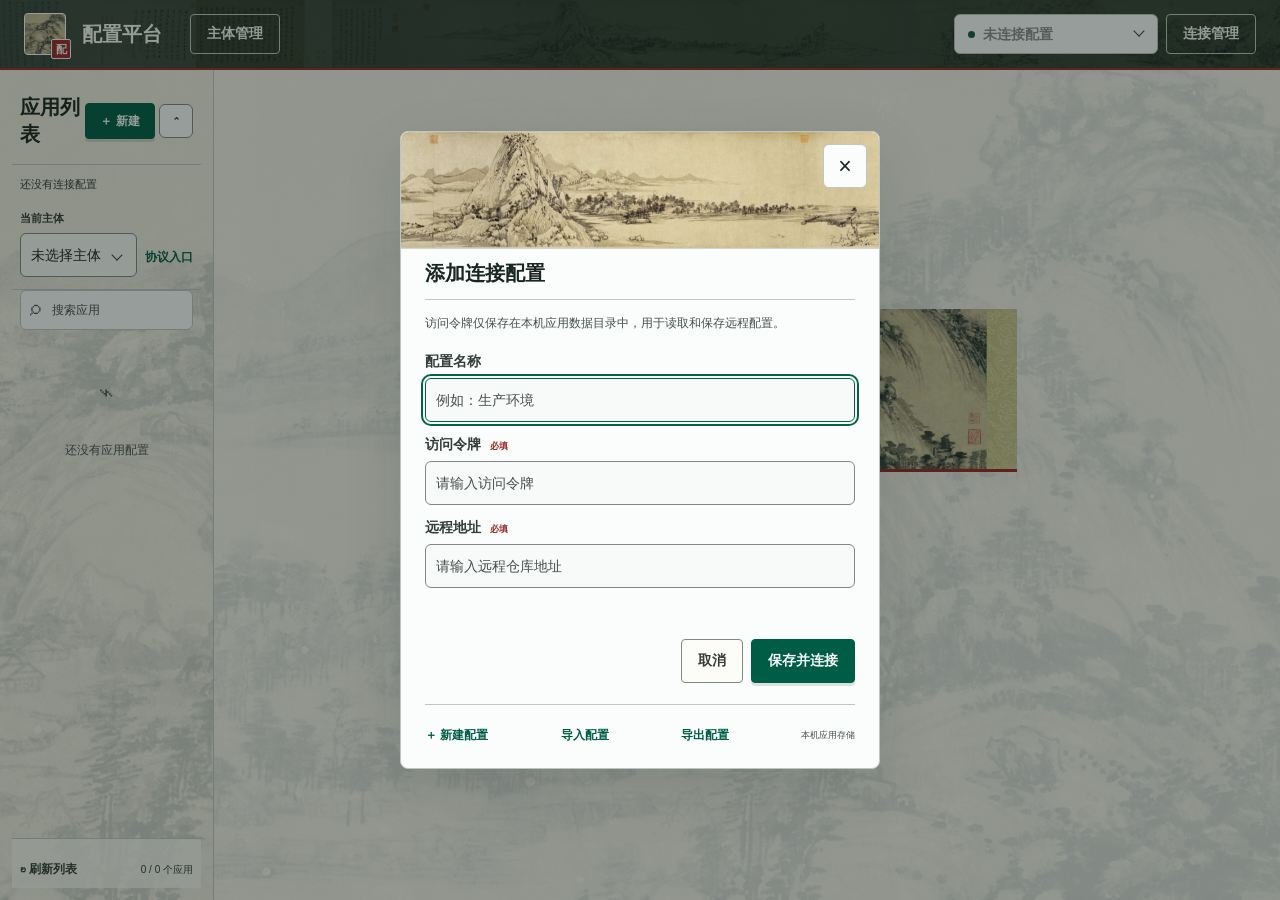
<file: docs/index.html>
<!doctype html>
<html lang="zh-CN">
<head>
  <meta charset="UTF-8" />
  <meta http-equiv="Content-Security-Policy" content="default-src 'self'; connect-src 'self' https://api.github.com https://itunes.apple.com; style-src 'self' 'unsafe-inline'; script-src 'self';" />
  <meta name="viewport" content="width=device-width, initial-scale=1.0" />
  <title>配置平台</title>
  <link rel="stylesheet" href="styles.css" />
  <link rel="stylesheet" href="tokens.css" />
  <link rel="stylesheet" href="theme.css" />
  <link rel="stylesheet" href="workspace.css" />
</head>
<body>
  <div class="app-shell">
    <header class="topbar" id="topbar">
      <div class="brand">
        <div class="brand-mark" aria-hidden="true"><img src="assets/fuchun-remaining-mountain.jpg" width="44" height="44" alt="" /><span>配</span></div>
        <div>
          <div class="brand-title">配置平台</div>
        </div>
        <button class="button ghost brand-subject-button" id="manageSubjectsBtn">主体管理</button>
      </div>
      <div class="topbar-actions">
        <div class="connection-summary">
          <span class="status-dot"></span>
          <select id="connectionSelect" aria-label="选择连接配置"></select>
        </div>
        <button class="button ghost" id="manageConnectionsBtn">连接管理</button>
      </div>
    </header>

    <main class="workspace">
      <aside class="sidebar">
        <div class="sidebar-heading">
          <div>
            <div class="eyebrow">WORKSPACE</div>
            <h2>应用列表</h2>
          </div>
          <div class="sidebar-heading-actions">
            <button class="button primary small" id="createAppBtn">＋ 新建</button>
            <button type="button" class="sidebar-list-toggle" id="toggleAppListBtn" aria-expanded="true" aria-controls="appListPanel" title="收起应用列表">⌃</button>
          </div>
        </div>
        <div class="sidebar-list-panel" id="appListPanel">
          <div class="repo-caption" id="repoCaption">还没有连接配置</div>
          <div class="subject-toolbar">
            <label class="field subject-select-field"><span>当前主体</span><select id="subjectSelect" aria-label="选择主体"><option value="">未选择主体</option></select></label>
            <button type="button" class="text-button" id="openAgreementsBtn">协议入口</button>
          </div>
          <div class="app-search-wrap">
            <span class="search-icon">⌕</span>
            <input id="appSearch" type="search" placeholder="搜索应用" autocomplete="off" />
          </div>
          <div class="app-list" id="appList">
            <div class="empty-state compact"><div class="empty-icon" aria-hidden="true">⌁</div><p>连接配置后显示应用</p></div>
          </div>
          <div class="sidebar-footer">
            <button class="text-button" id="refreshAppsBtn">↻ 刷新列表</button>
            <span id="appCount">0 个应用</span>
          </div>
        </div>
      </aside>

      <section class="content" id="contentArea">
        <div class="welcome-state" id="welcomeState">
          <h1>尚未打开应用</h1>
          <p>当前没有正在编辑的配置。</p>
          <button class="button primary" id="welcomeCreateBtn">＋ 新建应用</button>
        </div>

        <div class="editor" id="editor" hidden>
          <div class="editor-header">
            <div>
              <button type="button" class="back-to-apps" id="backToAppsBtn" title="返回应用列表">‹ 应用列表</button>
              <h1 id="editorTitle">应用配置</h1>
              <div class="editor-meta"><span class="live-indicator"></span><span id="editorMetaText" aria-live="polite">等待加载</span><span id="versionStatusBadge" class="editor-version-status" hidden></span></div>
            </div>
            <div class="editor-actions">
              <span id="saveState" class="save-state"></span>
              <button class="button danger ghost" id="deleteAppBtn">删除应用</button>
            </div>
          </div>

          <div class="editor-body">
            <nav class="editor-sections" aria-label="配置分类" role="tablist" aria-orientation="vertical">
              <button type="button" class="section-tab active" id="tab-app" role="tab" aria-selected="true" aria-controls="section-app" data-section="app">应用设置</button>
              <button type="button" class="section-tab" id="tab-payment" role="tab" aria-selected="false" aria-controls="section-payment" data-section="payment" tabindex="-1">支付配置</button>
              <button type="button" class="section-tab" id="tab-ads" role="tab" aria-selected="false" aria-controls="section-ads" data-section="ads" tabindex="-1">广告位</button>
              <button type="button" class="section-tab" id="tab-switches" role="tab" aria-selected="false" aria-controls="section-switches" data-section="switches" tabindex="-1">开关配置</button>
              <button type="button" class="section-tab" id="tab-other" role="tab" aria-selected="false" aria-controls="section-other" data-section="other" tabindex="-1">其他信息</button>
              <button type="button" class="section-tab" id="tab-raw" role="tab" aria-selected="false" aria-controls="section-raw" data-section="raw" tabindex="-1">直接配置</button>
            </nav>
            <div class="form-grid">
            <section class="panel span-full" id="section-app" role="tabpanel" aria-labelledby="tab-app" data-config-section="app">
              <div class="panel-heading"><div><h3>应用设置</h3><p>控制应用总体状态与最新版本号</p></div><span class="panel-number">01</span></div>
              <div class="field-grid four app-info-fields">
                <label class="field"><span>应用名称 <strong class="required">必填</strong></span><input id="appDisplayName" type="text" placeholder="例如：我的工具" data-required-field="应用名称" required /></label>
                <label class="field"><span>包名</span><input id="appPackageName" type="text" placeholder="可选" /></label>
                <label class="field"><span>商店链接</span><input id="appStoreUrl" type="url" placeholder="可选" /></label>
                <label class="field"><span>所属主体 <strong class="required">必填</strong></span><select id="appSubjectSelect" data-required-field="所属主体" required><option value="">请选择主体</option></select></label>
              </div>
              <div class="section-divider"></div>
              <div class="field-grid three">
                <label class="field"><span>广告总开关</span><button type="button" class="switch-control" id="appAdToggle" data-toggle="app-ad" data-value="1" data-on-text="开启" data-off-text="关闭" aria-pressed="true"><span class="switch-knob"></span><strong>开启</strong></button></label>
                <label class="field"><span>应用总开关</span><button type="button" class="switch-control" id="appOnToggle" data-toggle="app-on" data-value="1" data-on-text="开启" data-off-text="关闭" aria-pressed="true"><span class="switch-knob"></span><strong>开启</strong></button></label>
                <label class="field"><span class="version-field-label">当前版本 <button type="button" class="text-button version-update-button" id="updateVersionBtn">更新</button></span><input id="appVersion" type="text" inputmode="decimal" pattern="^[0-9]+(?:\.[0-9]+){0,2}$" placeholder="例如 1、1.0 或 1.0.0" /></label>
              </div>
              <div class="version-manager" id="versionManager">
                <div class="version-manager-heading"><div><strong>版本发布</strong><small id="versionStatusHint">通用 JSON：保存所有配置的完整内容</small></div><div class="version-manager-heading-actions"><button type="button" class="button secondary small" id="syncVersionsBtn">同步全部版本</button><button type="button" class="button secondary small" id="createVersionBtn">＋ 创建版本</button></div></div>
                <div class="version-list" id="versionList"><div class="version-list-empty">还没有版本</div></div>
              </div>
            </section>

            <section class="panel span-full" id="section-payment" role="tabpanel" aria-labelledby="tab-payment" data-config-section="payment" hidden>
              <div class="panel-heading"><div><h3>支付配置</h3><p>配置支付服务入口及商品套餐</p></div><span class="panel-number">02</span></div>
              <div class="field-grid four revenue-fields">
                <label class="field"><span>支付链接</span><input id="revenueUrl" type="url" placeholder="https://api.rc-backup.com/" /></label>
                <label class="field"><span>支付 Key</span><input id="revenueKey" type="text" placeholder="请输入支付 key" /></label>
                <label class="field"><span>Offer 名称</span><input id="revenueOffername" type="text" placeholder="offer" /></label>
                <label class="field"><span>Pay 名称</span><input id="revenuePayname" type="text" placeholder="pay" /></label>
              </div>
              <div class="subsection-heading"><div><h4>支付套餐 <span id="payCountBadge" class="count-badge">0</span></h4><p>默认套餐只能有一个</p></div></div>
              <div class="table-scroll"><div class="pay-table" id="payList"></div></div>
              <div class="inline-empty" id="payEmpty">还没有支付套餐。</div>
              <button class="button secondary full-width" id="addPayBtn">＋ 添加套餐</button>
            </section>

            <section class="panel span-full" id="section-ads" role="tabpanel" aria-labelledby="tab-ads" data-config-section="ads" hidden>
              <div class="panel-heading"><div><h3>广告位配置</h3><p>配置各广告位的标识</p></div><span class="panel-number">03</span></div>
              <div class="field-grid two taku-grid">
                <label class="field"><span>App ID</span><input data-taku="appid" type="text" /></label>
                <label class="field"><span>App Key</span><input data-taku="appkey" type="text" /></label>
                <label class="field"><span>Banner</span><input data-taku="banner" type="text" /></label>
                <label class="field"><span>插屏</span><input data-taku="insert" type="text" /></label>
                <label class="field"><span>开屏</span><input data-taku="open" type="text" /></label>
                <label class="field"><span>激励视频</span><input data-taku="reward" type="text" /></label>
              </div>
            </section>

            <section class="panel span-full" id="section-switches" role="tabpanel" aria-labelledby="tab-switches" data-config-section="switches" hidden>
              <div class="panel-heading"><div><h3>开关配置</h3><p>为应用创建可控的功能开关</p></div><div class="panel-heading-tools"><div class="switch-bulk-actions"><button type="button" class="button secondary small" id="enableAllSwitchBtn">一键开启</button><button type="button" class="button secondary small" id="disableAllSwitchBtn">一键关闭</button></div><span class="panel-number">04</span></div></div>
              <div class="switch-list" id="switchList"></div>
              <div class="inline-empty" id="switchEmpty">还没有开关配置。</div>
              <button class="button secondary full-width" id="addSwitchBtn">＋ 添加开关</button>
            </section>

            <section class="panel span-full" id="section-other" role="tabpanel" aria-labelledby="tab-other" data-config-section="other" hidden>
              <div class="panel-heading"><div><h3>其他信息配置</h3><p>维护应用所需的补充信息</p></div><span class="panel-number">05</span></div>
              <div class="other-list" id="otherList"></div>
              <div class="inline-empty" id="otherEmpty">还没有其他信息。</div>
              <button type="button" class="button secondary full-width" id="addOtherBtn">＋ 添加信息</button>
            </section>

            <section class="panel span-full raw-panel" id="section-raw" role="tabpanel" aria-labelledby="tab-raw" data-config-section="raw" hidden>
              <div class="panel-heading"><div><h3>直接配置</h3><p>粘贴完整内容后应用，可一次完成所有字段设置</p></div><span class="panel-number">06</span></div>
              <textarea id="rawConfig" class="raw-config" spellcheck="false" placeholder="请输入对象内容"></textarea>
              <div class="raw-actions"><span class="raw-hint">内容需为一个对象</span><button class="button secondary small" id="applyRawConfigBtn">应用文本配置</button></div>
            </section>

            </div>
          </div>
          <div class="editor-footer" id="editorFooter" hidden>
            <div class="request-tools">
              <div class="request-reference">
                <button type="button" class="request-path-toggle" id="toggleRequestPathBtn" aria-expanded="false" aria-controls="requestPath" title="显示配置路径">路径</button>
                <label class="request-path" id="requestPath" hidden><span>配置路径（点击复制完整地址）</span><input id="testRequestPath" type="text" placeholder="例如 app-abcdef" readonly title="点击复制完整请求地址" /></label>
                <button type="button" class="button secondary" id="copyConnectionKeyBtn" title="复制当前连接的访问令牌">复制 Key</button>
              </div>
              <button class="button secondary" id="testRequestBtn">测试请求</button>
              <button class="button secondary" id="previewBtn">预览配置</button>
              <button class="button primary" id="saveAppBottomBtn">保存配置</button>
            </div>
          </div>
          <button type="button" class="editor-footer-toggle" id="toggleEditorFooterBtn" aria-expanded="false" aria-controls="editorFooter" title="显示底部工具栏">⌃</button>
        </div>
      </section>
    </main>
  </div>

  <div class="modal-backdrop" id="connectionModal" hidden>
    <div class="modal connection-modal">
      <div class="modal-header"><div><div class="eyebrow">REMOTE CONNECTION</div><h2 id="connectionModalTitle">添加连接配置</h2></div><button class="close-button" data-close-modal="connectionModal">×</button></div>
      <p class="modal-description">访问令牌仅保存在本机应用数据目录中，用于读取和保存远程配置。</p>
      <form id="connectionForm">
        <input id="connectionId" type="hidden" />
        <label class="field"><span>配置名称</span><input id="connectionName" type="text" placeholder="例如：生产环境" /></label>
        <label class="field"><span>访问令牌 <strong class="required">必填</strong></span><input id="connectionToken" type="password" placeholder="请输入访问令牌" required /></label>
        <label class="field"><span>远程地址 <strong class="required">必填</strong></span><input id="connectionRepo" type="text" placeholder="请输入远程仓库地址" required /></label>
        <div class="form-error" id="connectionError"></div>
        <div class="modal-actions"><button type="button" class="button danger ghost connection-delete" id="deleteConnectionBtn" hidden>删除配置</button><button type="button" class="button ghost" data-close-modal="connectionModal">取消</button><button type="submit" class="button primary">保存并连接</button></div>
      </form>
      <div class="modal-foot-actions"><button class="text-button" id="newConnectionBtn">＋ 新建配置</button><button class="text-button" id="importConnectionsBtn">导入配置</button><button class="text-button" id="exportConnectionsBtn">导出配置</button><span class="local-path" id="localPath"></span></div>
    </div>
  </div>

  <div class="modal-backdrop" id="createAppModal" hidden>
    <div class="modal small-modal">
      <div class="modal-header"><div><div class="eyebrow">NEW APPLICATION</div><h2>创建应用</h2></div><button class="close-button" data-close-modal="createAppModal">×</button></div>
      <p class="modal-description">创建后会自动登记到当前连接的应用目录。</p>
      <form id="createAppForm">
        <label class="field"><span>中文名称 <strong class="required">必填</strong></span><input id="newAppName" type="text" placeholder="例如：我的工具" required /></label>
        <label class="field"><span>包名</span><input id="newAppPackage" type="text" placeholder="可选" /></label>
        <label class="field"><span>商店链接</span><input id="newAppStoreUrl" type="url" placeholder="可选" /></label>
        <label class="field"><span>英文文件名</span><input id="newAppFileName" type="text" placeholder="留空自动生成唯一名称" /><small>可手动设置；只能使用英文、数字、下划线或短横线。</small></label>
        <div class="form-error" id="createAppError"></div>
        <div class="modal-actions"><button type="button" class="button ghost" data-close-modal="createAppModal">取消</button><button type="submit" class="button primary">创建并打开</button></div>
      </form>
    </div>
  </div>

  <div class="modal-backdrop" id="subjectModal" hidden>
    <div class="modal subject-modal">
      <div class="modal-header"><div><div class="eyebrow">SUBJECT PROFILE</div><h2 id="subjectModalTitle">创建主体</h2></div><button class="close-button" data-close-modal="subjectModal">×</button></div>
      <p class="modal-description">主体用于归属应用，并维护该主体的四个协议入口。新建主体只需填写名称，协议链接可稍后补充。</p>
      <form id="subjectForm">
        <input id="subjectId" type="hidden" />
        <label class="field"><span>主体名称 <strong class="required">必填</strong></span><input id="subjectName" type="text" placeholder="例如：上海某某科技有限公司" required /></label>
        <div class="agreement-editor">
          <div class="subsection-heading"><div><h4>协议入口</h4><p>填写后可直接预览或复制链接</p></div></div>
          <label class="agreement-row"><span>用户协议</span><input data-agreement="userAgreement" type="url" placeholder="https://" readonly /><span class="agreement-actions"><button type="button" class="text-button" data-agreement-action="edit-url" data-agreement-key="userAgreement">修改链接</button><button type="button" class="text-button" data-agreement-action="edit" data-agreement-key="userAgreement">编辑内容</button><button type="button" class="text-button" data-agreement-action="preview" data-agreement-key="userAgreement">预览</button><button type="button" class="text-button" data-agreement-action="copy" data-agreement-key="userAgreement">复制</button><button type="button" class="text-button" data-agreement-action="clear" data-agreement-key="userAgreement">清空</button></span></label>
          <label class="agreement-row"><span>技术支持</span><input data-agreement="technicalSupport" type="url" placeholder="https://" readonly /><span class="agreement-actions"><button type="button" class="text-button" data-agreement-action="edit-url" data-agreement-key="technicalSupport">修改链接</button><button type="button" class="text-button" data-agreement-action="edit" data-agreement-key="technicalSupport">编辑内容</button><button type="button" class="text-button" data-agreement-action="preview" data-agreement-key="technicalSupport">预览</button><button type="button" class="text-button" data-agreement-action="copy" data-agreement-key="technicalSupport">复制</button><button type="button" class="text-button" data-agreement-action="clear" data-agreement-key="technicalSupport">清空</button></span></label>
          <label class="agreement-row"><span>隐私政策</span><input data-agreement="privacyPolicy" type="url" placeholder="https://" readonly /><span class="agreement-actions"><button type="button" class="text-button" data-agreement-action="edit-url" data-agreement-key="privacyPolicy">修改链接</button><button type="button" class="text-button" data-agreement-action="edit" data-agreement-key="privacyPolicy">编辑内容</button><button type="button" class="text-button" data-agreement-action="preview" data-agreement-key="privacyPolicy">预览</button><button type="button" class="text-button" data-agreement-action="copy" data-agreement-key="privacyPolicy">复制</button><button type="button" class="text-button" data-agreement-action="clear" data-agreement-key="privacyPolicy">清空</button></span></label>
          <label class="agreement-row"><span>会员协议</span><input data-agreement="membershipAgreement" type="url" placeholder="https://" readonly /><span class="agreement-actions"><button type="button" class="text-button" data-agreement-action="edit-url" data-agreement-key="membershipAgreement">修改链接</button><button type="button" class="text-button" data-agreement-action="edit" data-agreement-key="membershipAgreement">编辑内容</button><button type="button" class="text-button" data-agreement-action="preview" data-agreement-key="membershipAgreement">预览</button><button type="button" class="text-button" data-agreement-action="copy" data-agreement-key="membershipAgreement">复制</button><button type="button" class="text-button" data-agreement-action="clear" data-agreement-key="membershipAgreement">清空</button></span></label>
        </div>
        <div class="form-error" id="subjectError"></div>
        <div class="modal-actions"><button type="button" class="button ghost" data-close-modal="subjectModal">取消</button><button type="submit" class="button primary">保存主体</button></div>
      </form>
      <div class="modal-foot-actions"><button type="button" class="text-button" id="generateDefaultAgreementsBtn">默认生成</button><button type="button" class="text-button" id="syncSubjectBtn">同步配置</button><button type="button" class="text-button" id="newSubjectBtn">＋ 新建主体</button></div>
    </div>
  </div>

  <div class="modal-backdrop" id="agreementUrlModal" hidden>
    <div class="modal small-modal">
      <div class="modal-header"><div><div class="eyebrow">AGREEMENT LINK</div><h2 id="agreementUrlTitle">修改协议链接</h2></div><button class="close-button" data-close-modal="agreementUrlModal">×</button></div>
      <p class="modal-description">为当前主体设置协议地址，保存后会写入主体配置。</p>
      <form id="agreementUrlForm">
        <label class="field"><span>链接地址 <strong class="required">必填</strong></span><input id="agreementUrlInput" type="url" placeholder="https://" required /></label>
        <div class="form-error" id="agreementUrlError"></div>
        <div class="modal-actions"><button type="button" class="button ghost" data-close-modal="agreementUrlModal">取消</button><button type="submit" class="button primary">保存链接</button></div>
      </form>
    </div>
  </div>

  <div class="modal-backdrop" id="agreementEditorModal" hidden>
    <div class="modal large-modal agreement-editor-modal">
      <div class="modal-header"><div><div class="eyebrow">AGREEMENT CONTENT</div><h2 id="agreementEditorTitle">编辑协议</h2></div><button class="close-button" data-close-modal="agreementEditorModal">×</button></div>
      <p class="modal-description">修改协议正文后点击保存，内容会跟随主体协议配置同步到 GitHub。</p>
      <form id="agreementEditorForm">
        <label class="field"><span>协议链接</span><input id="agreementEditorUrl" type="url" readonly /></label>
        <label class="field"><span>协议内容</span><span class="agreement-editor-toolbar" id="agreementEditorToolbar" role="toolbar" aria-label="协议格式工具"><button type="button" data-editor-command="formatBlock" data-editor-value="p" title="正文">正文</button><button type="button" data-editor-command="formatBlock" data-editor-value="h2" title="标题">标题</button><button type="button" data-editor-command="bold" title="加粗"><strong>B</strong></button><button type="button" data-editor-command="italic" title="斜体"><em>I</em></button><button type="button" data-editor-command="insertUnorderedList" title="无序列表">列表</button><button type="button" data-editor-command="insertOrderedList" title="有序列表">编号</button><button type="button" data-editor-command="createLink" title="插入链接">链接</button><button type="button" data-editor-command="removeFormat" title="清除格式">清除</button></span><div id="agreementEditorContent" class="agreement-content-editor" contenteditable="true" role="textbox" aria-multiline="true" data-placeholder="请输入协议内容"></div></label>
        <div class="form-error" id="agreementEditorError"></div>
        <div class="modal-actions"><button type="button" class="button ghost" data-close-modal="agreementEditorModal">取消</button><button type="submit" class="button primary">保存内容</button></div>
      </form>
    </div>
  </div>

  <div class="modal-backdrop" id="createVersionModal" hidden>
    <div class="modal small-modal">
      <div class="modal-header"><div><div class="eyebrow">RELEASE VERSION</div><h2>创建版本配置</h2></div><button class="close-button" data-close-modal="createVersionModal">×</button></div>
      <p class="modal-description">新版本先进入审核中，直接返回通用配置的套餐数组。</p>
      <form id="createVersionForm">
        <label class="field"><span>版本号 <strong class="required">必填</strong></span><input id="newVersionNumber" type="text" inputmode="decimal" placeholder="例如 1、1.0 或 1.0.0" pattern="^[0-9]+(?:\.[0-9]+){0,2}$" required /></label>
        <div class="form-error" id="createVersionError"></div>
        <div class="modal-actions"><button type="button" class="button ghost" data-close-modal="createVersionModal">取消</button><button type="submit" class="button primary">创建审核版本</button></div>
      </form>
    </div>
  </div>

  <div class="modal-backdrop" id="payEditModal" hidden>
    <div class="modal large-modal">
      <div class="modal-header"><div><div class="eyebrow">PAYMENT PLAN</div><h2>编辑支付套餐</h2></div><button class="close-button" data-close-modal="payEditModal">×</button></div>
      <p class="modal-description">修改后点击保存，套餐顺序和默认状态会保留。</p>
      <form id="payEditForm">
        <input id="payEditIndex" type="hidden" />
        <div class="field-grid three">
          <label class="field"><span>套餐名称 <strong class="required">必填</strong></span><input id="payEditName" type="text" required /></label>
          <label class="field"><span>支付 ID <strong class="required">必填</strong></span><input id="payEditPayid" type="text" inputmode="text" required /></label>
          <label class="field"><span>标签</span><input id="payEditTag" type="text" /></label>
          <label class="field"><span>售价</span><input id="payEditPrice" type="text" inputmode="decimal" /></label>
          <label class="field"><span>原价</span><input id="payEditOldprice" type="text" inputmode="decimal" /></label>
          <label class="field"><span>套餐序号</span><input id="payEditPlanIndex" type="text" inputmode="numeric" /></label>
          <label class="field"><span>显示</span><button type="button" class="switch-control" id="payEditShowToggle" data-toggle="pay-edit-show" data-value="1" data-on-text="显示" data-off-text="隐藏" aria-pressed="true"><span class="switch-knob"></span><strong>显示</strong></button></label>
          <label class="field"><span>默认套餐</span><button type="button" class="switch-control" id="payEditDefaultToggle" data-toggle="pay-edit-default" data-value="0" data-on-text="是" data-off-text="否" aria-pressed="false"><span class="switch-knob"></span><strong>否</strong></button></label>
          <label class="field"><span>会员类型</span><select id="payEditViptype"><option value="1">周会员</option><option value="2">月会员</option><option value="3">年会员</option><option value="9">永久会员</option></select></label>
        </div>
        <div class="field-grid two pay-edit-copy">
          <label class="field"><span>套餐说明</span><textarea id="payEditTip" rows="4"></textarea></label>
          <label class="field"><span>描述说明</span><textarea id="payEditTip2" rows="4"></textarea></label>
        </div>
        <div class="form-error" id="payEditError"></div>
        <div class="modal-actions"><button type="button" class="button ghost" data-close-modal="payEditModal">取消</button><button type="submit" class="button primary">保存套餐</button></div>
      </form>
    </div>
  </div>

  <div class="modal-backdrop" id="previewModal" hidden>
    <div class="modal preview-modal">
      <div class="modal-header"><div><div class="eyebrow">PREVIEW</div><h2>配置预览</h2></div><button class="close-button" data-close-modal="previewModal">×</button></div>
      <pre id="previewContent" class="preview-content"></pre>
      <div class="modal-actions"><button type="button" class="button primary" data-close-modal="previewModal">完成</button></div>
    </div>
  </div>

  <div class="toast" id="toast" role="status"></div>
  <div class="loading-overlay" id="loadingOverlay" hidden>
    <div class="loading-card"><span class="spinner"></span><span id="loadingText">正在处理…</span></div>
  </div>
  <script src="config-json.js?v=20261113-5"></script>
  <script src="mobile-api.js?v=20261113-5"></script>
  <script src="renderer.js?v=20261113-5"></script>
</body>
</html>
</file>
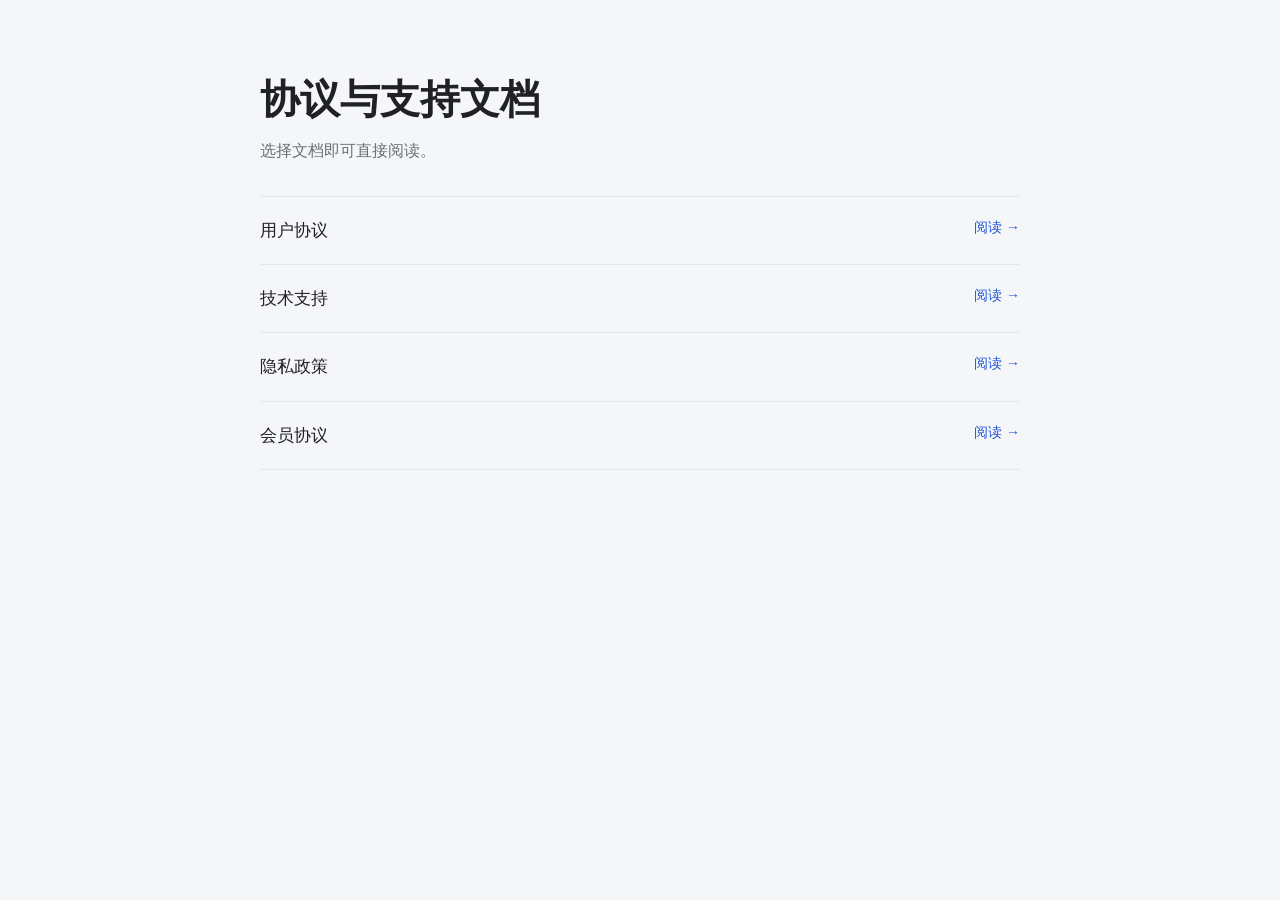
<file: docs/legal/index.html>
<!doctype html>
<html lang="zh-CN">
<head>
  <meta charset="utf-8">
  <meta name="viewport" content="width=device-width, initial-scale=1">
  <title>协议与支持文档</title>
  <link rel="stylesheet" href="legal.css">
</head>
<body>
  <main class="directory">
    <h1>协议与支持文档</h1>
    <p class="directory-intro">选择文档即可直接阅读。</p>
    <nav aria-label="协议文档列表">
      <ul class="document-list">
        <li><a href="user-agreement.html">用户协议</a></li>
        <li><a href="technical-support.html">技术支持</a></li>
        <li><a href="privacy-policy.html">隐私政策</a></li>
        <li><a href="membership-agreement.html">会员协议</a></li>
      </ul>
    </nav>
  </main>
</body>
</html>
</file>
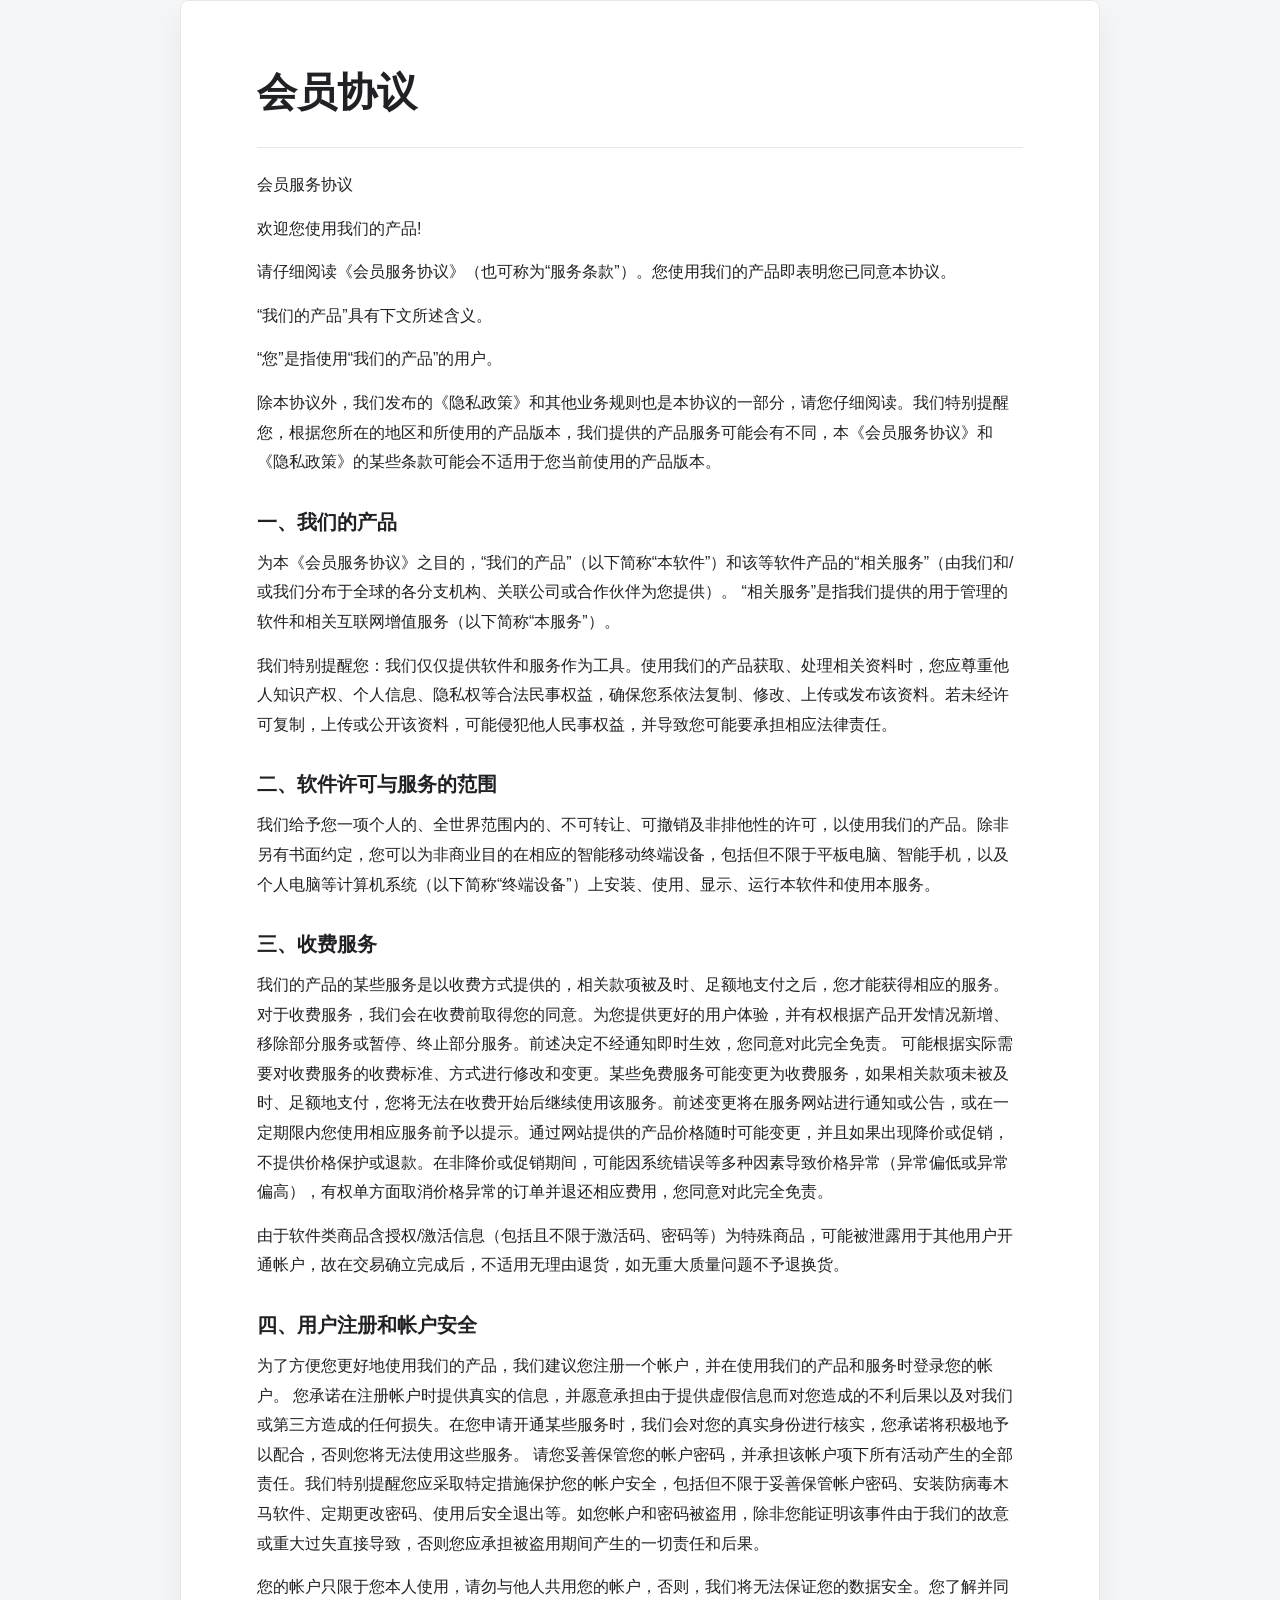
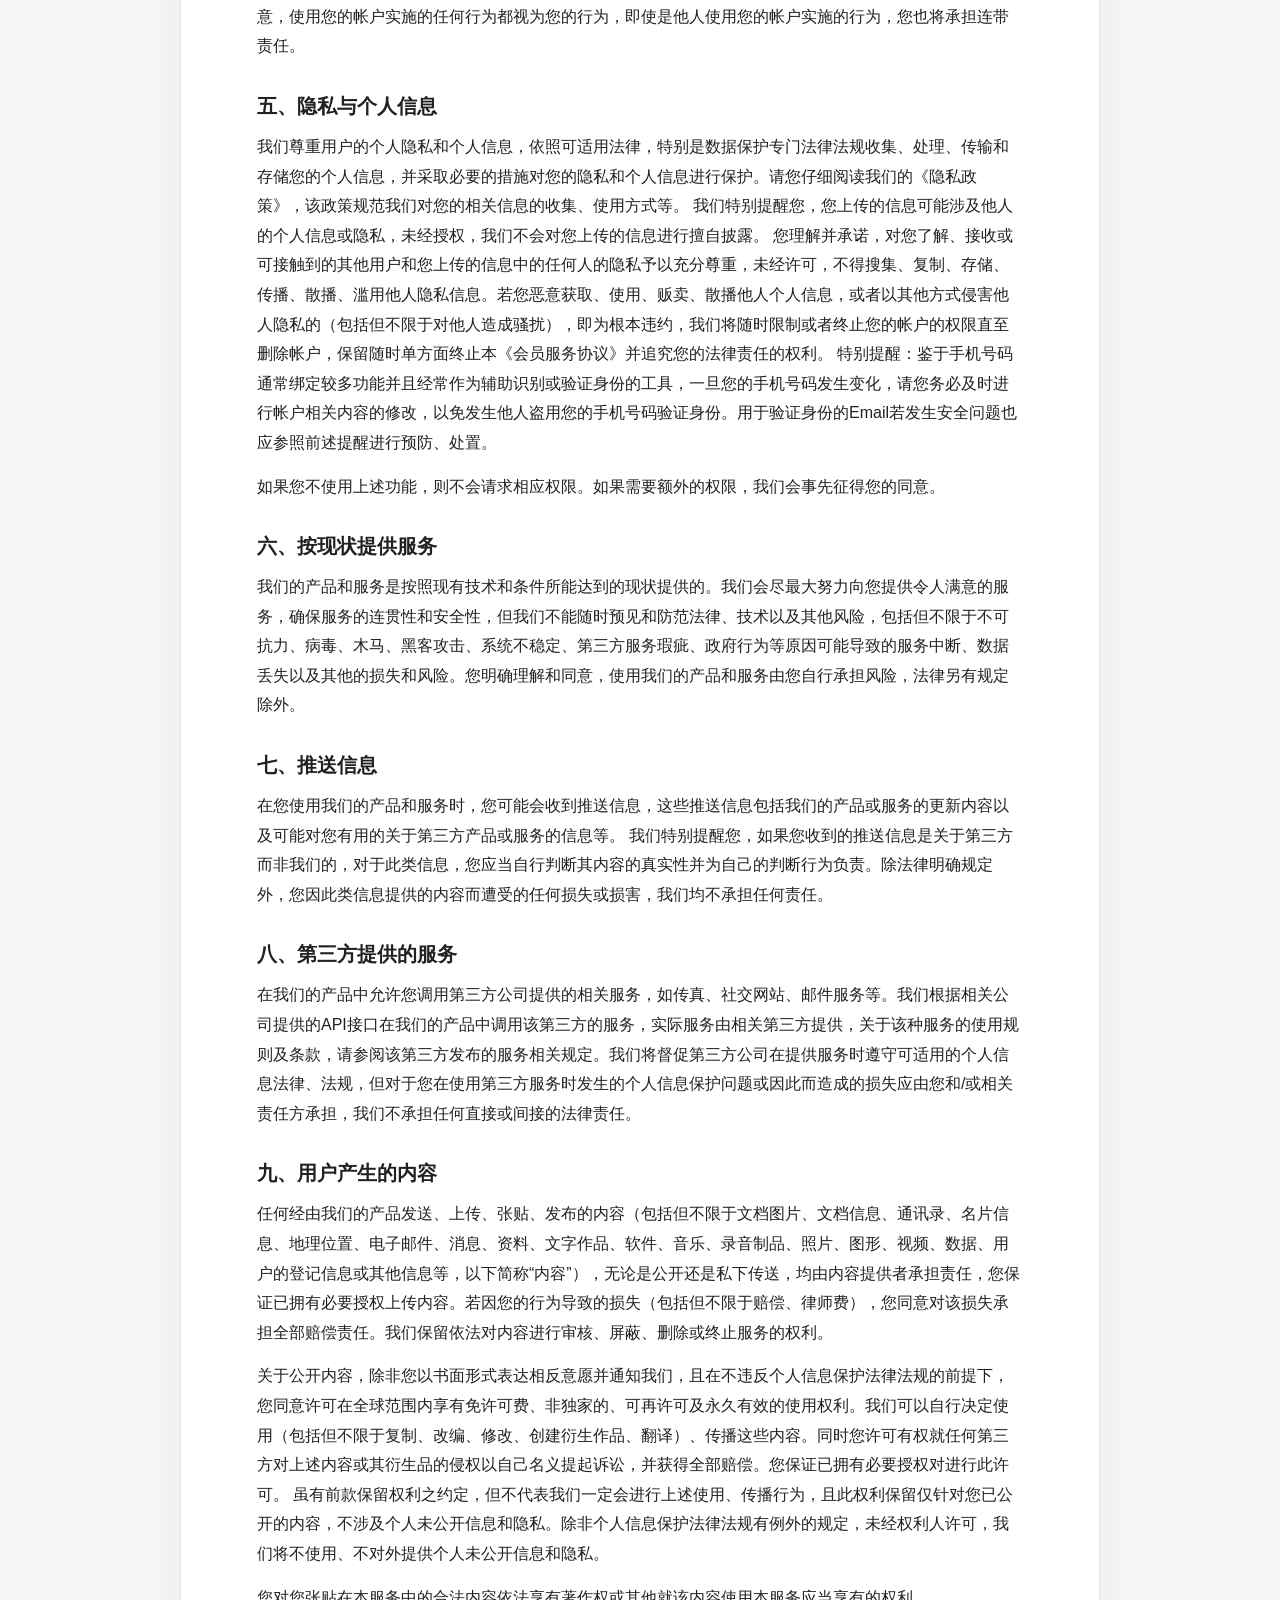
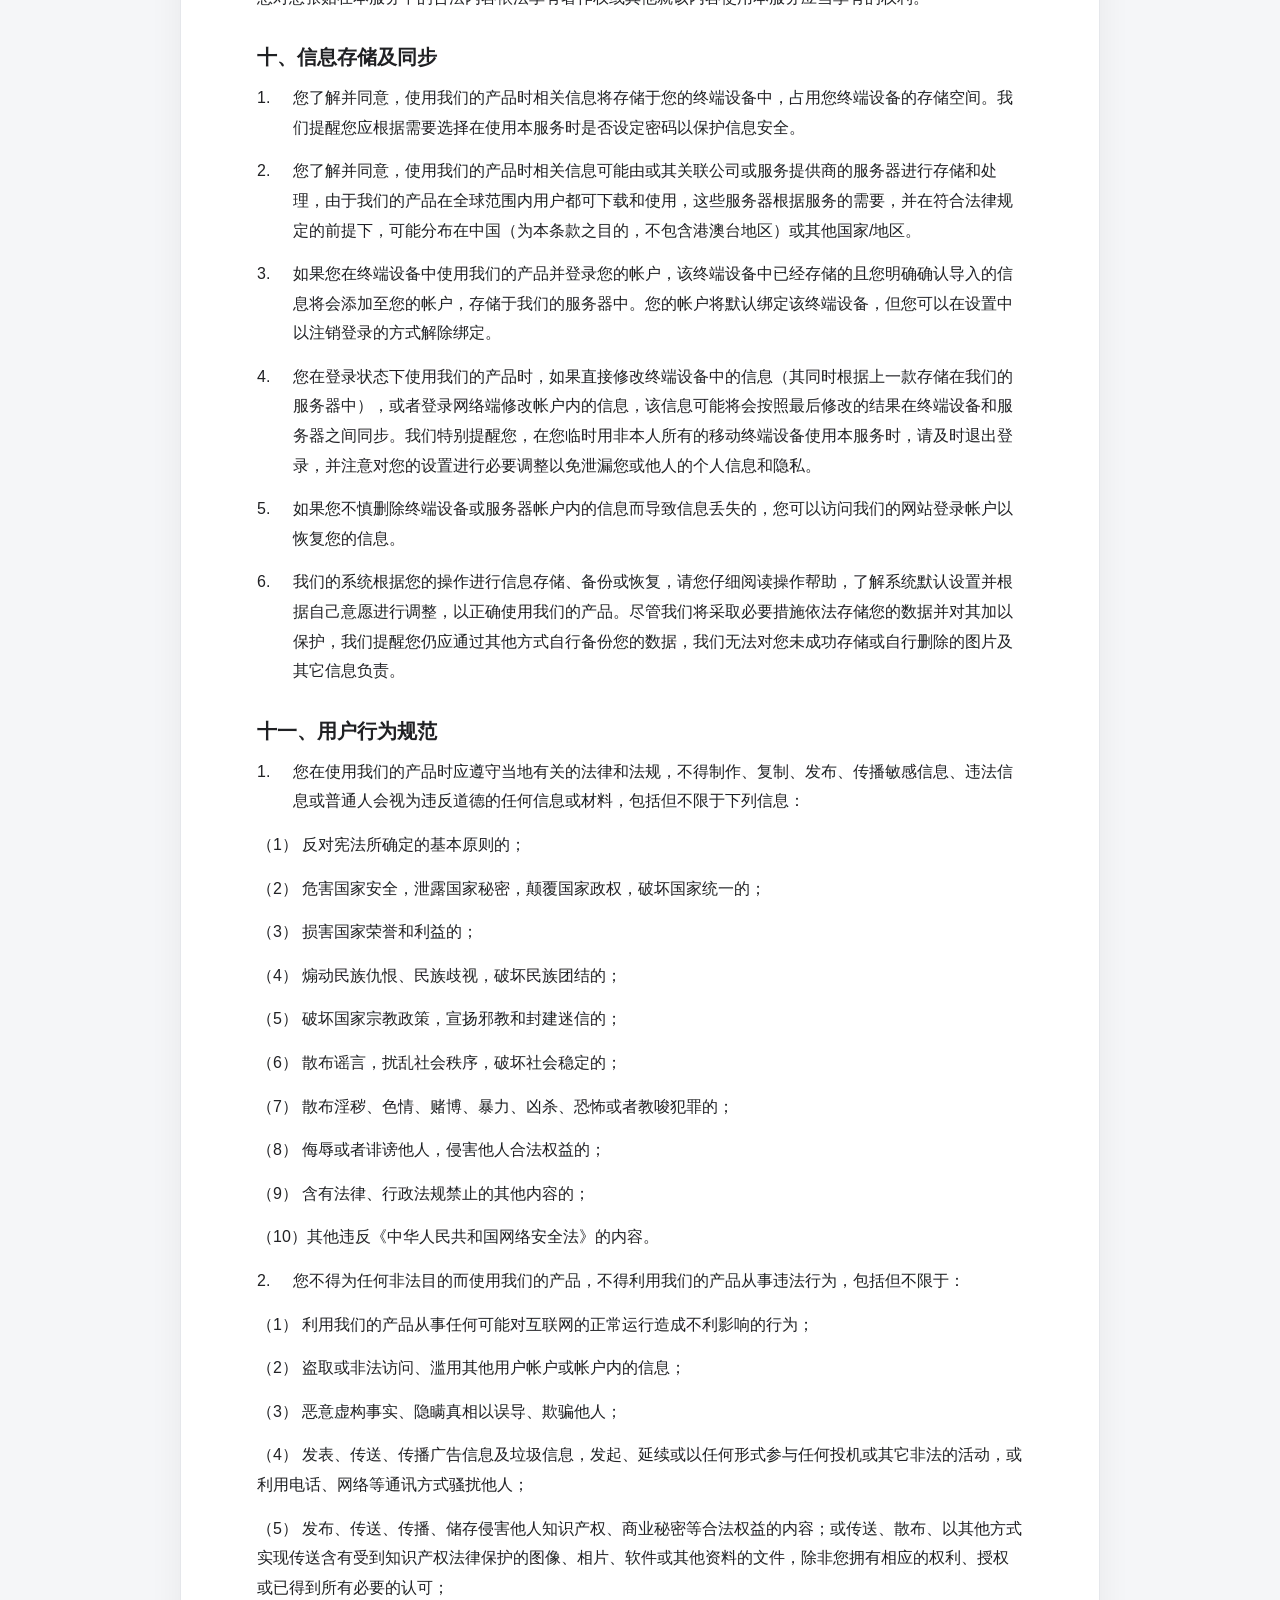
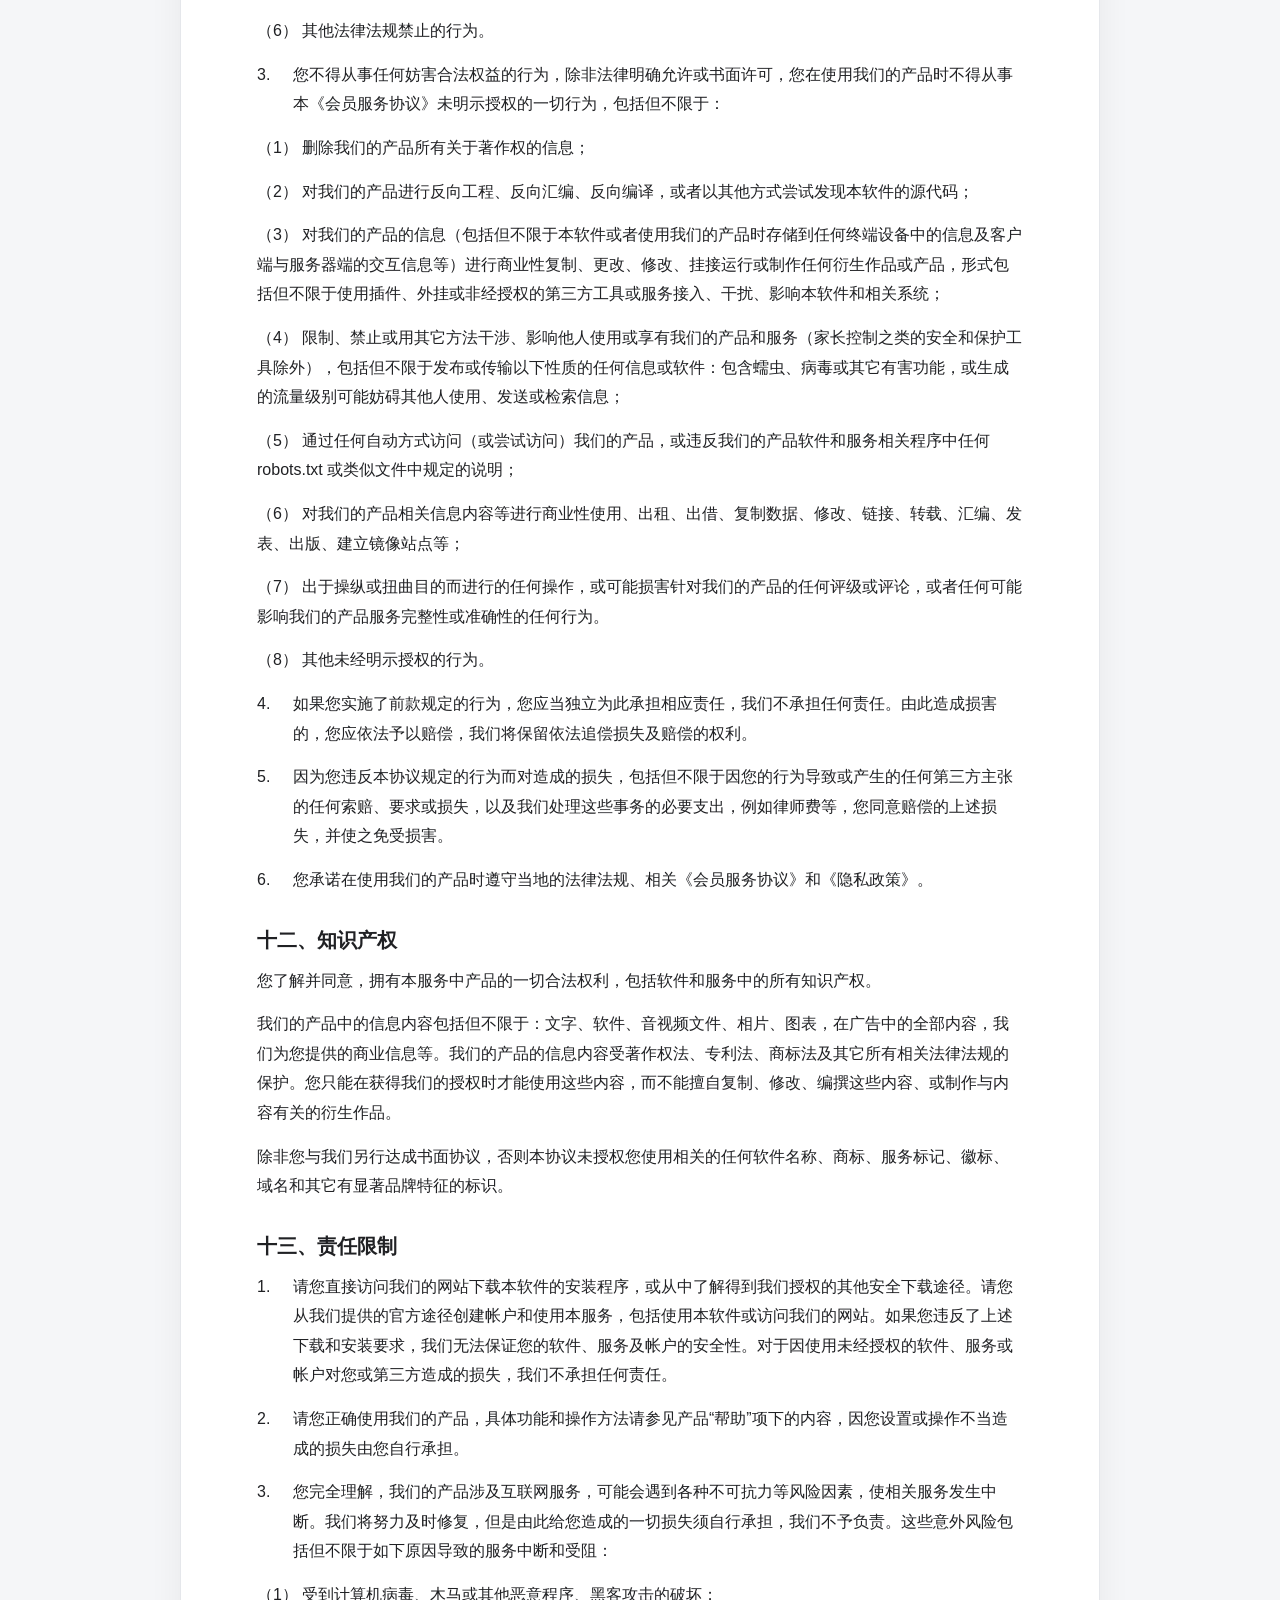
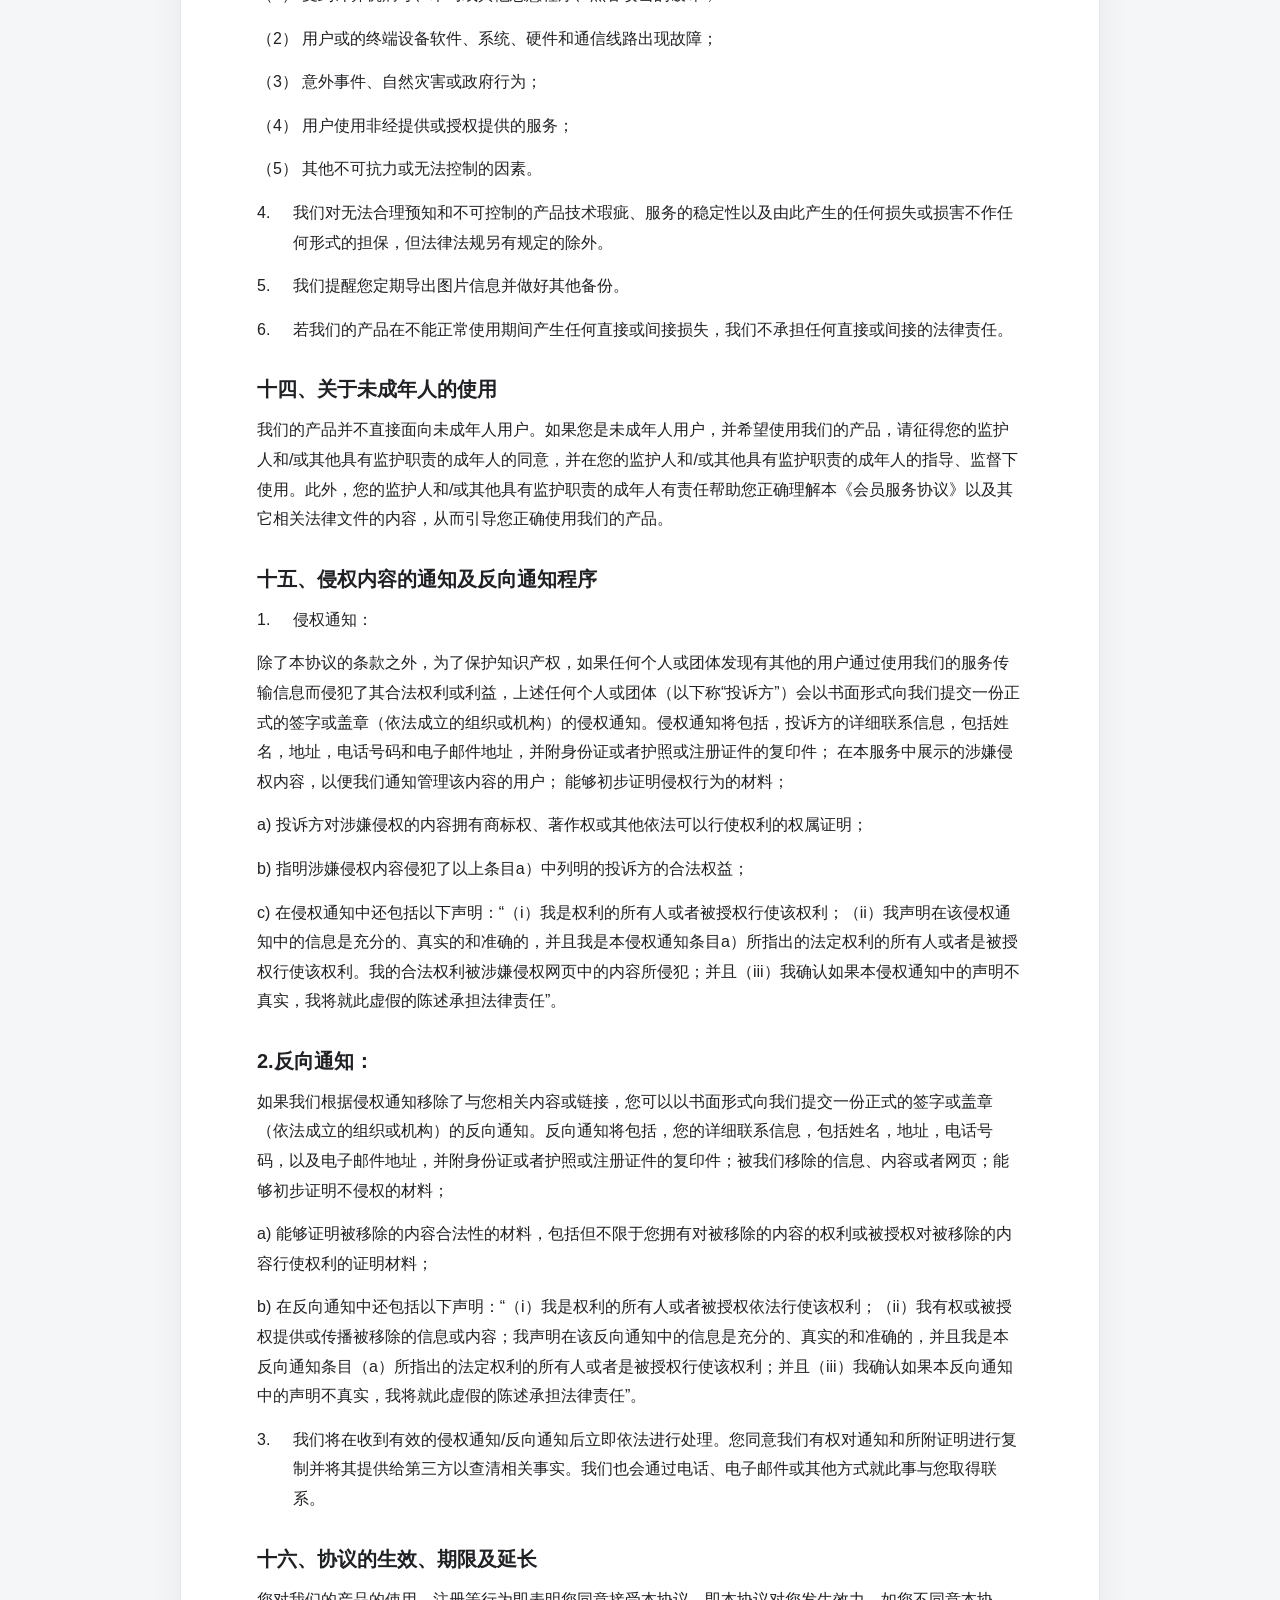
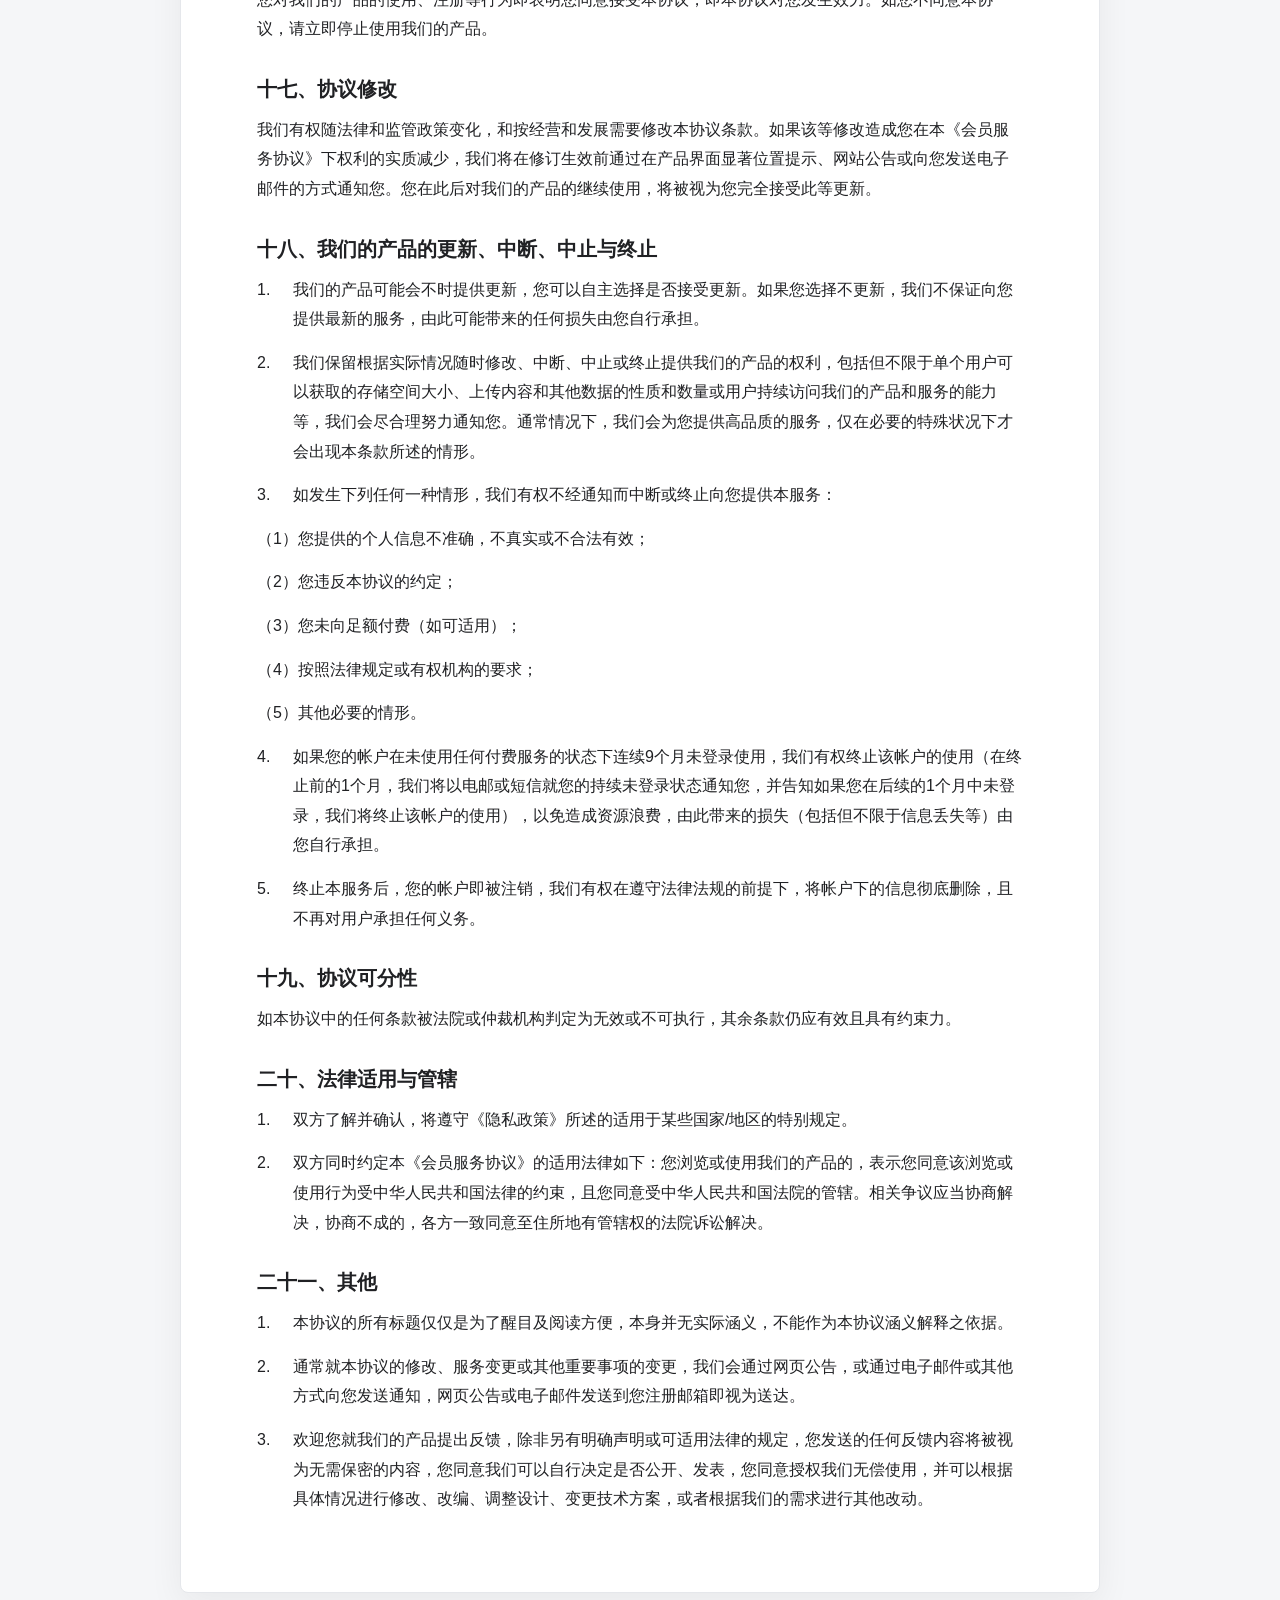
<file: docs/legal/membership-agreement.html>
<!doctype html>
<html lang="zh-CN">
<head>
  <meta charset="utf-8">
  <meta name="viewport" content="width=device-width, initial-scale=1">
  <title>会员协议</title>
  <link rel="stylesheet" href="legal.css">
</head>
<body>
  <main class="reading-page">
    <article class="document">
      <header class="document-header">
        <h1>会员协议</h1>
      </header>
      <section class="content">
<p>会员服务协议</p>
<p>欢迎您使用我们的产品!</p>
<p>请仔细阅读《会员服务协议》（也可称为“服务条款”）。您使用我们的产品即表明您已同意本协议。</p>
<p>“我们的产品”具有下文所述含义。</p>
<p>“您”是指使用“我们的产品”的用户。</p>
<p>除本协议外，我们发布的《隐私政策》和其他业务规则也是本协议的一部分，请您仔细阅读。我们特别提醒您，根据您所在的地区和所使用的产品版本，我们提供的产品服务可能会有不同，本《会员服务协议》和《隐私政策》的某些条款可能会不适用于您当前使用的产品版本。</p>
<h2>一、我们的产品</h2>
<p>为本《会员服务协议》之目的，“我们的产品”（以下简称“本软件”）和该等软件产品的“相关服务”（由我们和/或我们分布于全球的各分支机构、关联公司或合作伙伴为您提供）。 “相关服务”是指我们提供的用于管理的软件和相关互联网增值服务（以下简称“本服务”）。</p>
<p>我们特别提醒您：我们仅仅提供软件和服务作为工具。使用我们的产品获取、处理相关资料时，您应尊重他人知识产权、个人信息、隐私权等合法民事权益，确保您系依法复制、修改、上传或发布该资料。若未经许可复制，上传或公开该资料，可能侵犯他人民事权益，并导致您可能要承担相应法律责任。</p>
<h2>二、软件许可与服务的范围</h2>
<p>我们给予您一项个人的、全世界范围内的、不可转让、可撤销及非排他性的许可，以使用我们的产品。除非另有书面约定，您可以为非商业目的在相应的智能移动终端设备，包括但不限于平板电脑、智能手机，以及个人电脑等计算机系统（以下简称“终端设备”）上安装、使用、显示、运行本软件和使用本服务。</p>
<h2>三、收费服务</h2>
<p>我们的产品的某些服务是以收费方式提供的，相关款项被及时、足额地支付之后，您才能获得相应的服务。对于收费服务，我们会在收费前取得您的同意。为您提供更好的用户体验，并有权根据产品开发情况新增、移除部分服务或暂停、终止部分服务。前述决定不经通知即时生效，您同意对此完全免责。 可能根据实际需要对收费服务的收费标准、方式进行修改和变更。某些免费服务可能变更为收费服务，如果相关款项未被及时、足额地支付，您将无法在收费开始后继续使用该服务。前述变更将在服务网站进行通知或公告，或在一定期限内您使用相应服务前予以提示。通过网站提供的产品价格随时可能变更，并且如果出现降价或促销，不提供价格保护或退款。在非降价或促销期间，可能因系统错误等多种因素导致价格异常（异常偏低或异常偏高），有权单方面取消价格异常的订单并退还相应费用，您同意对此完全免责。</p>
<p>由于软件类商品含授权/激活信息（包括且不限于激活码、密码等）为特殊商品，可能被泄露用于其他用户开通帐户，故在交易确立完成后，不适用无理由退货，如无重大质量问题不予退换货。</p>
<h2>四、用户注册和帐户安全</h2>
<p>为了方便您更好地使用我们的产品，我们建议您注册一个帐户，并在使用我们的产品和服务时登录您的帐户。 您承诺在注册帐户时提供真实的信息，并愿意承担由于提供虚假信息而对您造成的不利后果以及对我们或第三方造成的任何损失。在您申请开通某些服务时，我们会对您的真实身份进行核实，您承诺将积极地予以配合，否则您将无法使用这些服务。 请您妥善保管您的帐户密码，并承担该帐户项下所有活动产生的全部责任。我们特别提醒您应采取特定措施保护您的帐户安全，包括但不限于妥善保管帐户密码、安装防病毒木马软件、定期更改密码、使用后安全退出等。如您帐户和密码被盗用，除非您能证明该事件由于我们的故意或重大过失直接导致，否则您应承担被盗用期间产生的一切责任和后果。</p>
<p>您的帐户只限于您本人使用，请勿与他人共用您的帐户，否则，我们将无法保证您的数据安全。您了解并同意，使用您的帐户实施的任何行为都视为您的行为，即使是他人使用您的帐户实施的行为，您也将承担连带责任。</p>
<h2>五、隐私与个人信息</h2>
<p>我们尊重用户的个人隐私和个人信息，依照可适用法律，特别是数据保护专门法律法规收集、处理、传输和存储您的个人信息，并采取必要的措施对您的隐私和个人信息进行保护。请您仔细阅读我们的《隐私政策》，该政策规范我们对您的相关信息的收集、使用方式等。 我们特别提醒您，您上传的信息可能涉及他人的个人信息或隐私，未经授权，我们不会对您上传的信息进行擅自披露。 您理解并承诺，对您了解、接收或可接触到的其他用户和您上传的信息中的任何人的隐私予以充分尊重，未经许可，不得搜集、复制、存储、传播、散播、滥用他人隐私信息。若您恶意获取、使用、贩卖、散播他人个人信息，或者以其他方式侵害他人隐私的（包括但不限于对他人造成骚扰），即为根本违约，我们将随时限制或者终止您的帐户的权限直至删除帐户，保留随时单方面终止本《会员服务协议》并追究您的法律责任的权利。 特别提醒：鉴于手机号码通常绑定较多功能并且经常作为辅助识别或验证身份的工具，一旦您的手机号码发生变化，请您务必及时进行帐户相关内容的修改，以免发生他人盗用您的手机号码验证身份。用于验证身份的Email若发生安全问题也应参照前述提醒进行预防、处置。</p>
<p>如果您不使用上述功能，则不会请求相应权限。如果需要额外的权限，我们会事先征得您的同意。</p>
<h2>六、按现状提供服务</h2>
<p>我们的产品和服务是按照现有技术和条件所能达到的现状提供的。我们会尽最大努力向您提供令人满意的服务，确保服务的连贯性和安全性，但我们不能随时预见和防范法律、技术以及其他风险，包括但不限于不可抗力、病毒、木马、黑客攻击、系统不稳定、第三方服务瑕疵、政府行为等原因可能导致的服务中断、数据丢失以及其他的损失和风险。您明确理解和同意，使用我们的产品和服务由您自行承担风险，法律另有规定除外。</p>
<h2>七、推送信息</h2>
<p>在您使用我们的产品和服务时，您可能会收到推送信息，这些推送信息包括我们的产品或服务的更新内容以及可能对您有用的关于第三方产品或服务的信息等。 我们特别提醒您，如果您收到的推送信息是关于第三方而非我们的，对于此类信息，您应当自行判断其内容的真实性并为自己的判断行为负责。除法律明确规定外，您因此类信息提供的内容而遭受的任何损失或损害，我们均不承担任何责任。</p>
<h2>八、第三方提供的服务</h2>
<p>在我们的产品中允许您调用第三方公司提供的相关服务，如传真、社交网站、邮件服务等。我们根据相关公司提供的API接口在我们的产品中调用该第三方的服务，实际服务由相关第三方提供，关于该种服务的使用规则及条款，请参阅该第三方发布的服务相关规定。我们将督促第三方公司在提供服务时遵守可适用的个人信息法律、法规，但对于您在使用第三方服务时发生的个人信息保护问题或因此而造成的损失应由您和/或相关责任方承担，我们不承担任何直接或间接的法律责任。</p>
<h2>九、用户产生的内容</h2>
<p>任何经由我们的产品发送、上传、张贴、发布的内容（包括但不限于文档图片、文档信息、通讯录、名片信息、地理位置、电子邮件、消息、资料、文字作品、软件、音乐、录音制品、照片、图形、视频、数据、用户的登记信息或其他信息等，以下简称“内容”），无论是公开还是私下传送，均由内容提供者承担责任，您保证已拥有必要授权上传内容。若因您的行为导致的损失（包括但不限于赔偿、律师费），您同意对该损失承担全部赔偿责任。我们保留依法对内容进行审核、屏蔽、删除或终止服务的权利。</p>
<p>关于公开内容，除非您以书面形式表达相反意愿并通知我们，且在不违反个人信息保护法律法规的前提下，您同意许可在全球范围内享有免许可费、非独家的、可再许可及永久有效的使用权利。我们可以自行决定使用（包括但不限于复制、改编、修改、创建衍生作品、翻译）、传播这些内容。同时您许可有权就任何第三方对上述内容或其衍生品的侵权以自己名义提起诉讼，并获得全部赔偿。您保证已拥有必要授权对进行此许可。 虽有前款保留权利之约定，但不代表我们一定会进行上述使用、传播行为，且此权利保留仅针对您已公开的内容，不涉及个人未公开信息和隐私。除非个人信息保护法律法规有例外的规定，未经权利人许可，我们将不使用、不对外提供个人未公开信息和隐私。</p>
<p>您对您张贴在本服务中的合法内容依法享有著作权或其他就该内容使用本服务应当享有的权利。</p>
<h2>十、信息存储及同步</h2>
<p class="ordered"><span class="marker">1.</span>您了解并同意，使用我们的产品时相关信息将存储于您的终端设备中，占用您终端设备的存储空间。我们提醒您应根据需要选择在使用本服务时是否设定密码以保护信息安全。</p>
<p class="ordered"><span class="marker">2.</span>您了解并同意，使用我们的产品时相关信息可能由或其关联公司或服务提供商的服务器进行存储和处理，由于我们的产品在全球范围内用户都可下载和使用，这些服务器根据服务的需要，并在符合法律规定的前提下，可能分布在中国（为本条款之目的，不包含港澳台地区）或其他国家/地区。</p>
<p class="ordered"><span class="marker">3.</span>如果您在终端设备中使用我们的产品并登录您的帐户，该终端设备中已经存储的且您明确确认导入的信息将会添加至您的帐户，存储于我们的服务器中。您的帐户将默认绑定该终端设备，但您可以在设置中以注销登录的方式解除绑定。</p>
<p class="ordered"><span class="marker">4.</span>您在登录状态下使用我们的产品时，如果直接修改终端设备中的信息（其同时根据上一款存储在我们的服务器中），或者登录网络端修改帐户内的信息，该信息可能将会按照最后修改的结果在终端设备和服务器之间同步。我们特别提醒您，在您临时用非本人所有的移动终端设备使用本服务时，请及时退出登录，并注意对您的设置进行必要调整以免泄漏您或他人的个人信息和隐私。</p>
<p class="ordered"><span class="marker">5.</span>如果您不慎删除终端设备或服务器帐户内的信息而导致信息丢失的，您可以访问我们的网站登录帐户以恢复您的信息。</p>
<p class="ordered"><span class="marker">6.</span>我们的系统根据您的操作进行信息存储、备份或恢复，请您仔细阅读操作帮助，了解系统默认设置并根据自己意愿进行调整，以正确使用我们的产品。尽管我们将采取必要措施依法存储您的数据并对其加以保护，我们提醒您仍应通过其他方式自行备份您的数据，我们无法对您未成功存储或自行删除的图片及其它信息负责。</p>
<h2>十一、用户行为规范</h2>
<p class="ordered"><span class="marker">1.</span>您在使用我们的产品时应遵守当地有关的法律和法规，不得制作、复制、发布、传播敏感信息、违法信息或普通人会视为违反道德的任何信息或材料，包括但不限于下列信息：</p>
<p>（1） 反对宪法所确定的基本原则的；</p>
<p>（2） 危害国家安全，泄露国家秘密，颠覆国家政权，破坏国家统一的；</p>
<p>（3） 损害国家荣誉和利益的；</p>
<p>（4） 煽动民族仇恨、民族歧视，破坏民族团结的；</p>
<p>（5） 破坏国家宗教政策，宣扬邪教和封建迷信的；</p>
<p>（6） 散布谣言，扰乱社会秩序，破坏社会稳定的；</p>
<p>（7） 散布淫秽、色情、赌博、暴力、凶杀、恐怖或者教唆犯罪的；</p>
<p>（8） 侮辱或者诽谤他人，侵害他人合法权益的；</p>
<p>（9） 含有法律、行政法规禁止的其他内容的；</p>
<p>（10）其他违反《中华人民共和国网络安全法》的内容。</p>
<p class="ordered"><span class="marker">2.</span>您不得为任何非法目的而使用我们的产品，不得利用我们的产品从事违法行为，包括但不限于：</p>
<p>（1） 利用我们的产品从事任何可能对互联网的正常运行造成不利影响的行为；</p>
<p>（2） 盗取或非法访问、滥用其他用户帐户或帐户内的信息；</p>
<p>（3） 恶意虚构事实、隐瞒真相以误导、欺骗他人；</p>
<p>（4） 发表、传送、传播广告信息及垃圾信息，发起、延续或以任何形式参与任何投机或其它非法的活动，或利用电话、网络等通讯方式骚扰他人；</p>
<p>（5） 发布、传送、传播、储存侵害他人知识产权、商业秘密等合法权益的内容；或传送、散布、以其他方式实现传送含有受到知识产权法律保护的图像、相片、软件或其他资料的文件，除非您拥有相应的权利、授权或已得到所有必要的认可；</p>
<p>（6） 其他法律法规禁止的行为。</p>
<p class="ordered"><span class="marker">3.</span>您不得从事任何妨害合法权益的行为，除非法律明确允许或书面许可，您在使用我们的产品时不得从事本《会员服务协议》未明示授权的一切行为，包括但不限于：</p>
<p>（1） 删除我们的产品所有关于著作权的信息；</p>
<p>（2） 对我们的产品进行反向工程、反向汇编、反向编译，或者以其他方式尝试发现本软件的源代码；</p>
<p>（3） 对我们的产品的信息（包括但不限于本软件或者使用我们的产品时存储到任何终端设备中的信息及客户端与服务器端的交互信息等）进行商业性复制、更改、修改、挂接运行或制作任何衍生作品或产品，形式包括但不限于使用插件、外挂或非经授权的第三方工具或服务接入、干扰、影响本软件和相关系统；</p>
<p>（4） 限制、禁止或用其它方法干涉、影响他人使用或享有我们的产品和服务（家长控制之类的安全和保护工具除外），包括但不限于发布或传输以下性质的任何信息或软件：包含蠕虫、病毒或其它有害功能，或生成的流量级别可能妨碍其他人使用、发送或检索信息；</p>
<p>（5） 通过任何自动方式访问（或尝试访问）我们的产品，或违反我们的产品软件和服务相关程序中任何 robots.txt 或类似文件中规定的说明；</p>
<p>（6） 对我们的产品相关信息内容等进行商业性使用、出租、出借、复制数据、修改、链接、转载、汇编、发表、出版、建立镜像站点等；</p>
<p>（7） 出于操纵或扭曲目的而进行的任何操作，或可能损害针对我们的产品的任何评级或评论，或者任何可能影响我们的产品服务完整性或准确性的任何行为。</p>
<p>（8） 其他未经明示授权的行为。</p>
<p class="ordered"><span class="marker">4.</span>如果您实施了前款规定的行为，您应当独立为此承担相应责任，我们不承担任何责任。由此造成损害的，您应依法予以赔偿，我们将保留依法追偿损失及赔偿的权利。</p>
<p class="ordered"><span class="marker">5.</span>因为您违反本协议规定的行为而对造成的损失，包括但不限于因您的行为导致或产生的任何第三方主张的任何索赔、要求或损失，以及我们处理这些事务的必要支出，例如律师费等，您同意赔偿的上述损失，并使之免受损害。</p>
<p class="ordered"><span class="marker">6.</span>您承诺在使用我们的产品时遵守当地的法律法规、相关《会员服务协议》和《隐私政策》。</p>
<h2>十二、知识产权</h2>
<p>您了解并同意，拥有本服务中产品的一切合法权利，包括软件和服务中的所有知识产权。</p>
<p>我们的产品中的信息内容包括但不限于：文字、软件、音视频文件、相片、图表，在广告中的全部内容，我们为您提供的商业信息等。我们的产品的信息内容受著作权法、专利法、商标法及其它所有相关法律法规的保护。您只能在获得我们的授权时才能使用这些内容，而不能擅自复制、修改、编撰这些内容、或制作与内容有关的衍生作品。</p>
<p>除非您与我们另行达成书面协议，否则本协议未授权您使用相关的任何软件名称、商标、服务标记、徽标、域名和其它有显著品牌特征的标识。</p>
<h2>十三、责任限制</h2>
<p class="ordered"><span class="marker">1.</span>请您直接访问我们的网站下载本软件的安装程序，或从中了解得到我们授权的其他安全下载途径。请您从我们提供的官方途径创建帐户和使用本服务，包括使用本软件或访问我们的网站。如果您违反了上述下载和安装要求，我们无法保证您的软件、服务及帐户的安全性。对于因使用未经授权的软件、服务或帐户对您或第三方造成的损失，我们不承担任何责任。</p>
<p class="ordered"><span class="marker">2.</span>请您正确使用我们的产品，具体功能和操作方法请参见产品“帮助”项下的内容，因您设置或操作不当造成的损失由您自行承担。</p>
<p class="ordered"><span class="marker">3.</span>您完全理解，我们的产品涉及互联网服务，可能会遇到各种不可抗力等风险因素，使相关服务发生中断。我们将努力及时修复，但是由此给您造成的一切损失须自行承担，我们不予负责。这些意外风险包括但不限于如下原因导致的服务中断和受阻：</p>
<p>（1） 受到计算机病毒、木马或其他恶意程序、黑客攻击的破坏；</p>
<p>（2） 用户或的终端设备软件、系统、硬件和通信线路出现故障；</p>
<p>（3） 意外事件、自然灾害或政府行为；</p>
<p>（4） 用户使用非经提供或授权提供的服务；</p>
<p>（5） 其他不可抗力或无法控制的因素。</p>
<p class="ordered"><span class="marker">4.</span>我们对无法合理预知和不可控制的产品技术瑕疵、服务的稳定性以及由此产生的任何损失或损害不作任何形式的担保，但法律法规另有规定的除外。</p>
<p class="ordered"><span class="marker">5.</span>我们提醒您定期导出图片信息并做好其他备份。</p>
<p class="ordered"><span class="marker">6.</span>若我们的产品在不能正常使用期间产生任何直接或间接损失，我们不承担任何直接或间接的法律责任。</p>
<h2>十四、关于未成年人的使用</h2>
<p>我们的产品并不直接面向未成年人用户。如果您是未成年人用户，并希望使用我们的产品，请征得您的监护人和/或其他具有监护职责的成年人的同意，并在您的监护人和/或其他具有监护职责的成年人的指导、监督下使用。此外，您的监护人和/或其他具有监护职责的成年人有责任帮助您正确理解本《会员服务协议》以及其它相关法律文件的内容，从而引导您正确使用我们的产品。</p>
<h2>十五、侵权内容的通知及反向通知程序</h2>
<p class="ordered"><span class="marker">1.</span>侵权通知：</p>
<p>除了本协议的条款之外，为了保护知识产权，如果任何个人或团体发现有其他的用户通过使用我们的服务传输信息而侵犯了其合法权利或利益，上述任何个人或团体（以下称“投诉方”）会以书面形式向我们提交一份正式的签字或盖章（依法成立的组织或机构）的侵权通知。侵权通知将包括，投诉方的详细联系信息，包括姓名，地址，电话号码和电子邮件地址，并附身份证或者护照或注册证件的复印件； 在本服务中展示的涉嫌侵权内容，以便我们通知管理该内容的用户； 能够初步证明侵权行为的材料；</p>
<p>a) 投诉方对涉嫌侵权的内容拥有商标权、著作权或其他依法可以行使权利的权属证明；</p>
<p>b) 指明涉嫌侵权内容侵犯了以上条目a）中列明的投诉方的合法权益；</p>
<p>c) 在侵权通知中还包括以下声明：“（i）我是权利的所有人或者被授权行使该权利；（ii）我声明在该侵权通知中的信息是充分的、真实的和准确的，并且我是本侵权通知条目a）所指出的法定权利的所有人或者是被授权行使该权利。我的合法权利被涉嫌侵权网页中的内容所侵犯；并且（iii）我确认如果本侵权通知中的声明不真实，我将就此虚假的陈述承担法律责任”。</p>
<h2>2.反向通知：</h2>
<p>如果我们根据侵权通知移除了与您相关内容或链接，您可以以书面形式向我们提交一份正式的签字或盖章（依法成立的组织或机构）的反向通知。反向通知将包括，您的详细联系信息，包括姓名，地址，电话号码，以及电子邮件地址，并附身份证或者护照或注册证件的复印件；被我们移除的信息、内容或者网页；能够初步证明不侵权的材料；</p>
<p>a) 能够证明被移除的内容合法性的材料，包括但不限于您拥有对被移除的内容的权利或被授权对被移除的内容行使权利的证明材料；</p>
<p>b) 在反向通知中还包括以下声明：“（i）我是权利的所有人或者被授权依法行使该权利；（ii）我有权或被授权提供或传播被移除的信息或内容；我声明在该反向通知中的信息是充分的、真实的和准确的，并且我是本反向通知条目（a）所指出的法定权利的所有人或者是被授权行使该权利；并且（iii）我确认如果本反向通知中的声明不真实，我将就此虚假的陈述承担法律责任”。</p>
<p class="ordered"><span class="marker">3.</span>我们将在收到有效的侵权通知/反向通知后立即依法进行处理。您同意我们有权对通知和所附证明进行复制并将其提供给第三方以查清相关事实。我们也会通过电话、电子邮件或其他方式就此事与您取得联系。</p>
<h2>十六、协议的生效、期限及延长</h2>
<p>您对我们的产品的使用、注册等行为即表明您同意接受本协议，即本协议对您发生效力。如您不同意本协议，请立即停止使用我们的产品。</p>
<h2>十七、协议修改</h2>
<p>我们有权随法律和监管政策变化，和按经营和发展需要修改本协议条款。如果该等修改造成您在本《会员服务协议》下权利的实质减少，我们将在修订生效前通过在产品界面显著位置提示、网站公告或向您发送电子邮件的方式通知您。您在此后对我们的产品的继续使用，将被视为您完全接受此等更新。</p>
<h2>十八、我们的产品的更新、中断、中止与终止</h2>
<p class="ordered"><span class="marker">1.</span>我们的产品可能会不时提供更新，您可以自主选择是否接受更新。如果您选择不更新，我们不保证向您提供最新的服务，由此可能带来的任何损失由您自行承担。</p>
<p class="ordered"><span class="marker">2.</span>我们保留根据实际情况随时修改、中断、中止或终止提供我们的产品的权利，包括但不限于单个用户可以获取的存储空间大小、上传内容和其他数据的性质和数量或用户持续访问我们的产品和服务的能力等，我们会尽合理努力通知您。通常情况下，我们会为您提供高品质的服务，仅在必要的特殊状况下才会出现本条款所述的情形。</p>
<p class="ordered"><span class="marker">3.</span>如发生下列任何一种情形，我们有权不经通知而中断或终止向您提供本服务：</p>
<p>（1）您提供的个人信息不准确，不真实或不合法有效；</p>
<p>（2）您违反本协议的约定；</p>
<p>（3）您未向足额付费（如可适用）；</p>
<p>（4）按照法律规定或有权机构的要求；</p>
<p>（5）其他必要的情形。</p>
<p class="ordered"><span class="marker">4.</span>如果您的帐户在未使用任何付费服务的状态下连续9个月未登录使用，我们有权终止该帐户的使用（在终止前的1个月，我们将以电邮或短信就您的持续未登录状态通知您，并告知如果您在后续的1个月中未登录，我们将终止该帐户的使用），以免造成资源浪费，由此带来的损失（包括但不限于信息丢失等）由您自行承担。</p>
<p class="ordered"><span class="marker">5.</span>终止本服务后，您的帐户即被注销，我们有权在遵守法律法规的前提下，将帐户下的信息彻底删除，且不再对用户承担任何义务。</p>
<h2>十九、协议可分性</h2>
<p>如本协议中的任何条款被法院或仲裁机构判定为无效或不可执行，其余条款仍应有效且具有约束力。</p>
<h2>二十、法律适用与管辖</h2>
<p class="ordered"><span class="marker">1.</span>双方了解并确认，将遵守《隐私政策》所述的适用于某些国家/地区的特别规定。</p>
<p class="ordered"><span class="marker">2.</span>双方同时约定本《会员服务协议》的适用法律如下：您浏览或使用我们的产品的，表示您同意该浏览或使用行为受中华人民共和国法律的约束，且您同意受中华人民共和国法院的管辖。相关争议应当协商解决，协商不成的，各方一致同意至住所地有管辖权的法院诉讼解决。</p>
<h2>二十一、其他</h2>
<p class="ordered"><span class="marker">1.</span>本协议的所有标题仅仅是为了醒目及阅读方便，本身并无实际涵义，不能作为本协议涵义解释之依据。</p>
<p class="ordered"><span class="marker">2.</span>通常就本协议的修改、服务变更或其他重要事项的变更，我们会通过网页公告，或通过电子邮件或其他方式向您发送通知，网页公告或电子邮件发送到您注册邮箱即视为送达。</p>
<p class="ordered"><span class="marker">3.</span>欢迎您就我们的产品提出反馈，除非另有明确声明或可适用法律的规定，您发送的任何反馈内容将被视为无需保密的内容，您同意我们可以自行决定是否公开、发表，您同意授权我们无偿使用，并可以根据具体情况进行修改、改编、调整设计、变更技术方案，或者根据我们的需求进行其他改动。</p>
      </section>
    </article>
  </main>
</body>
</html>
</file>
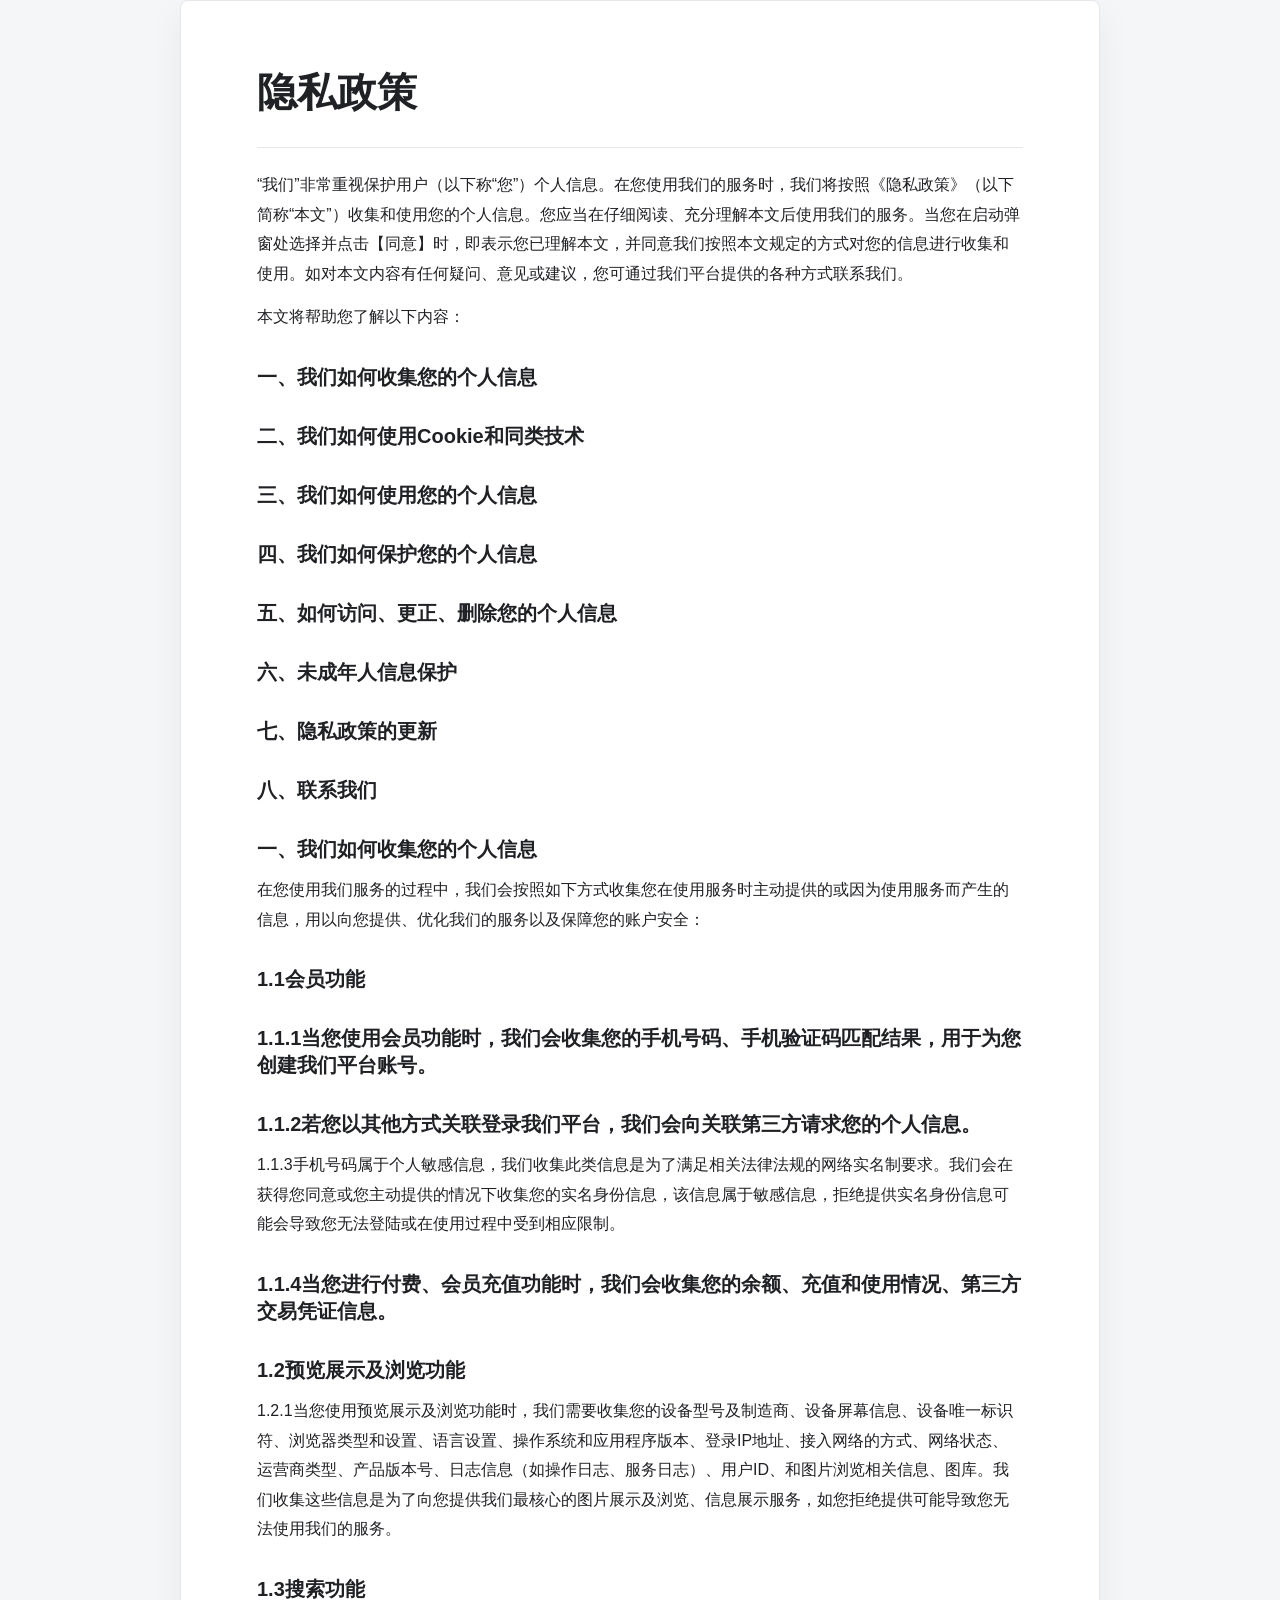
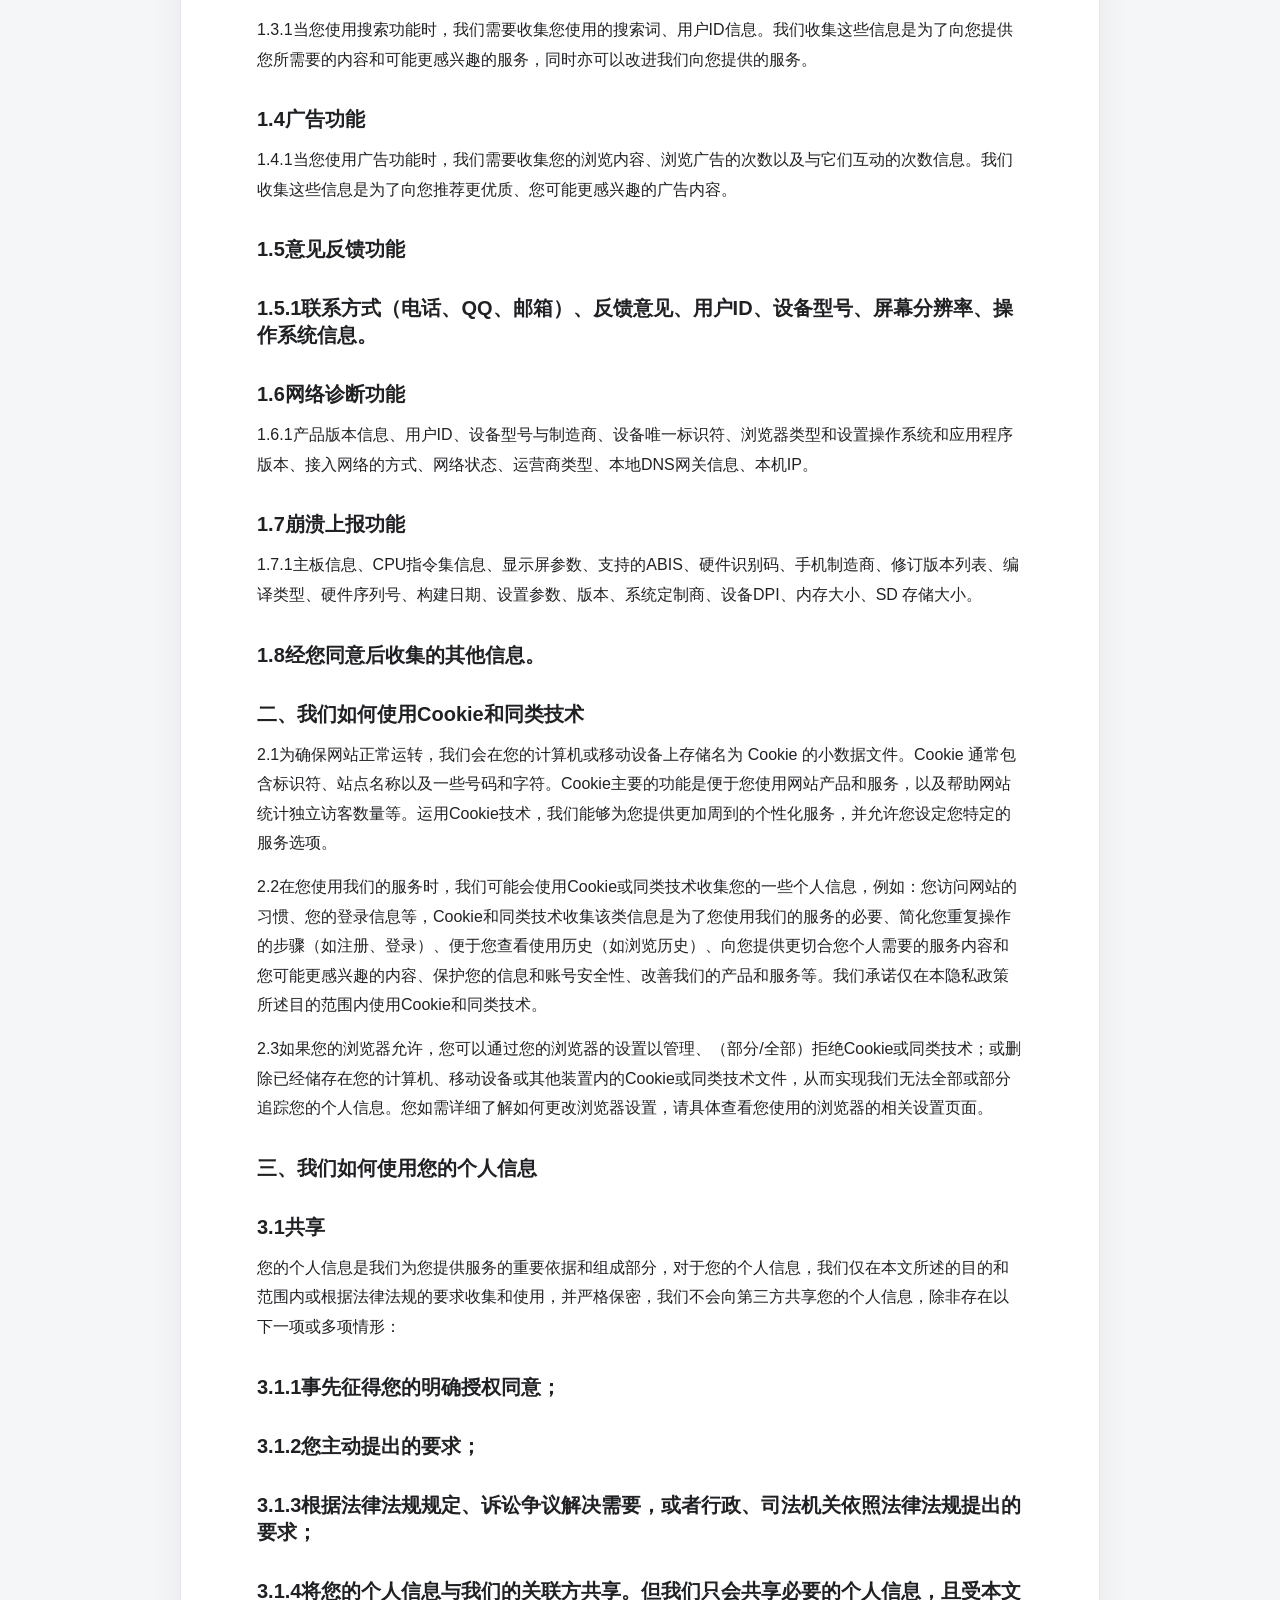
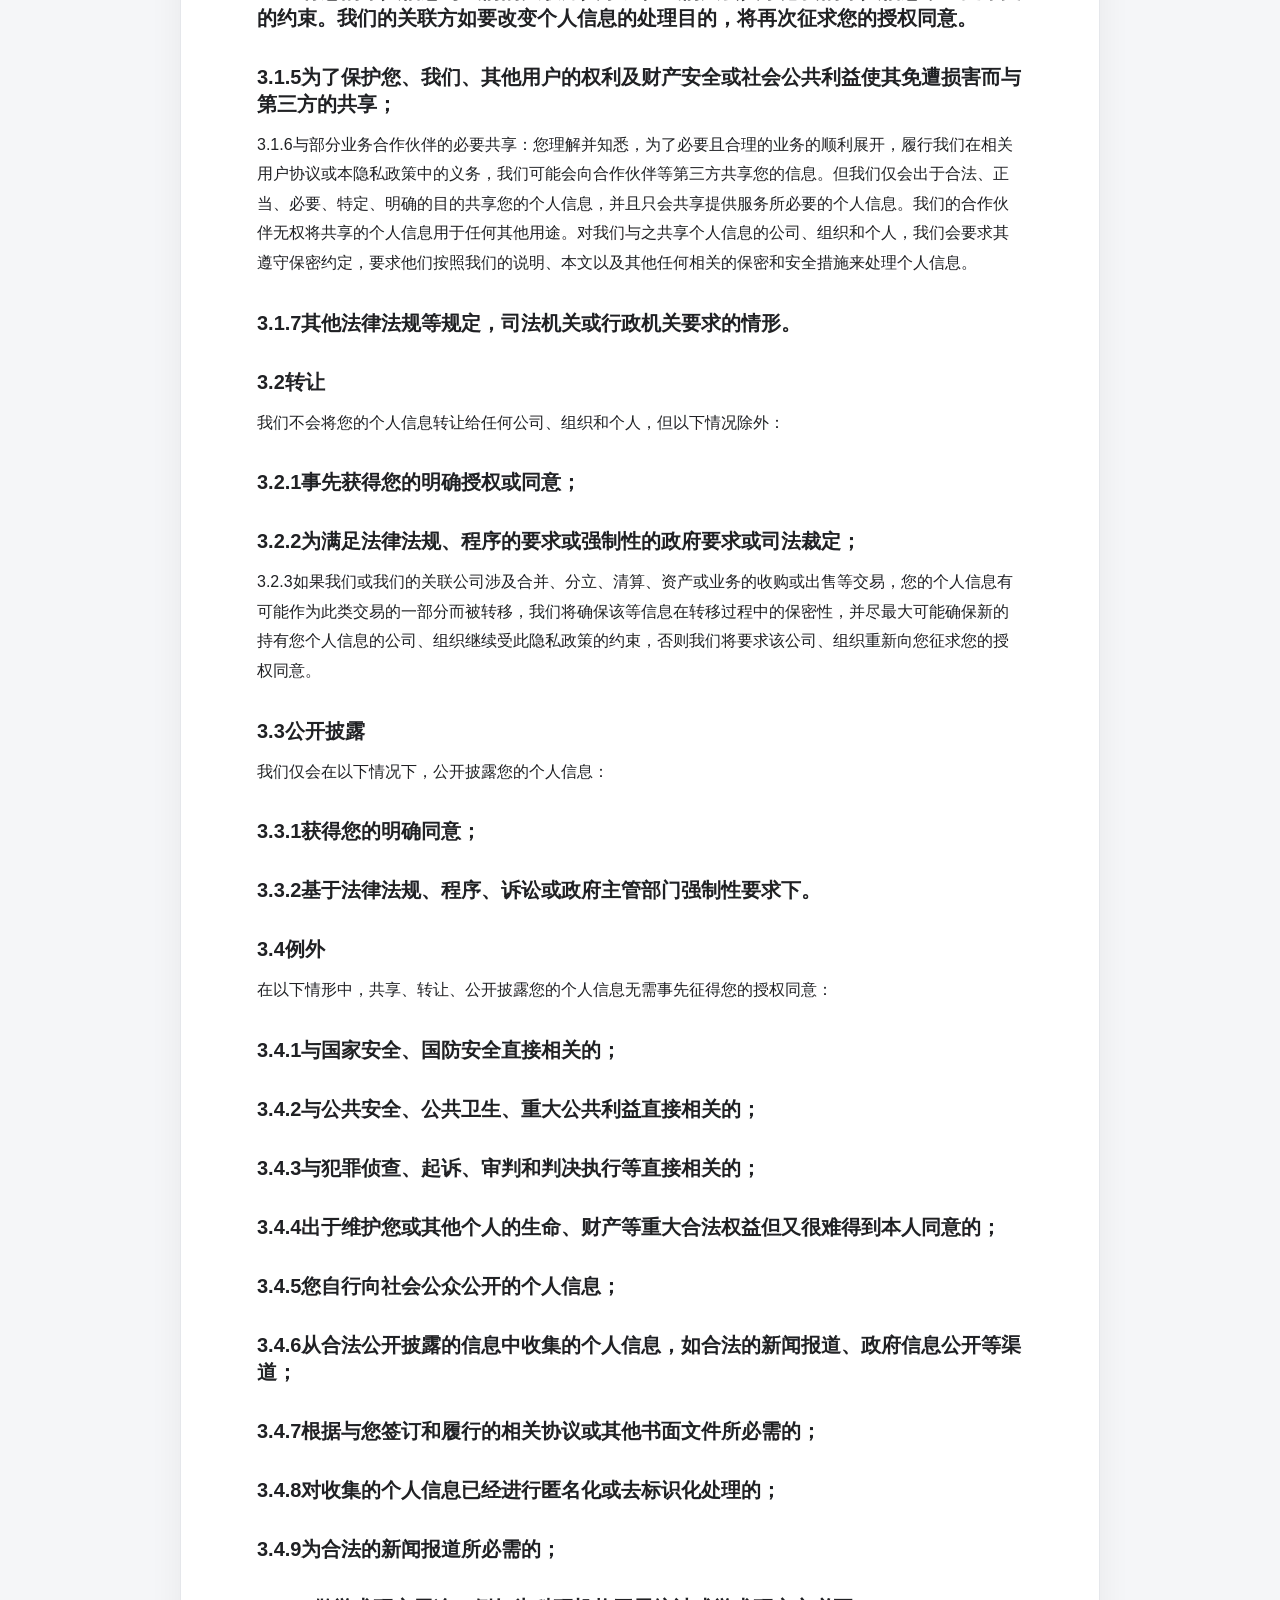
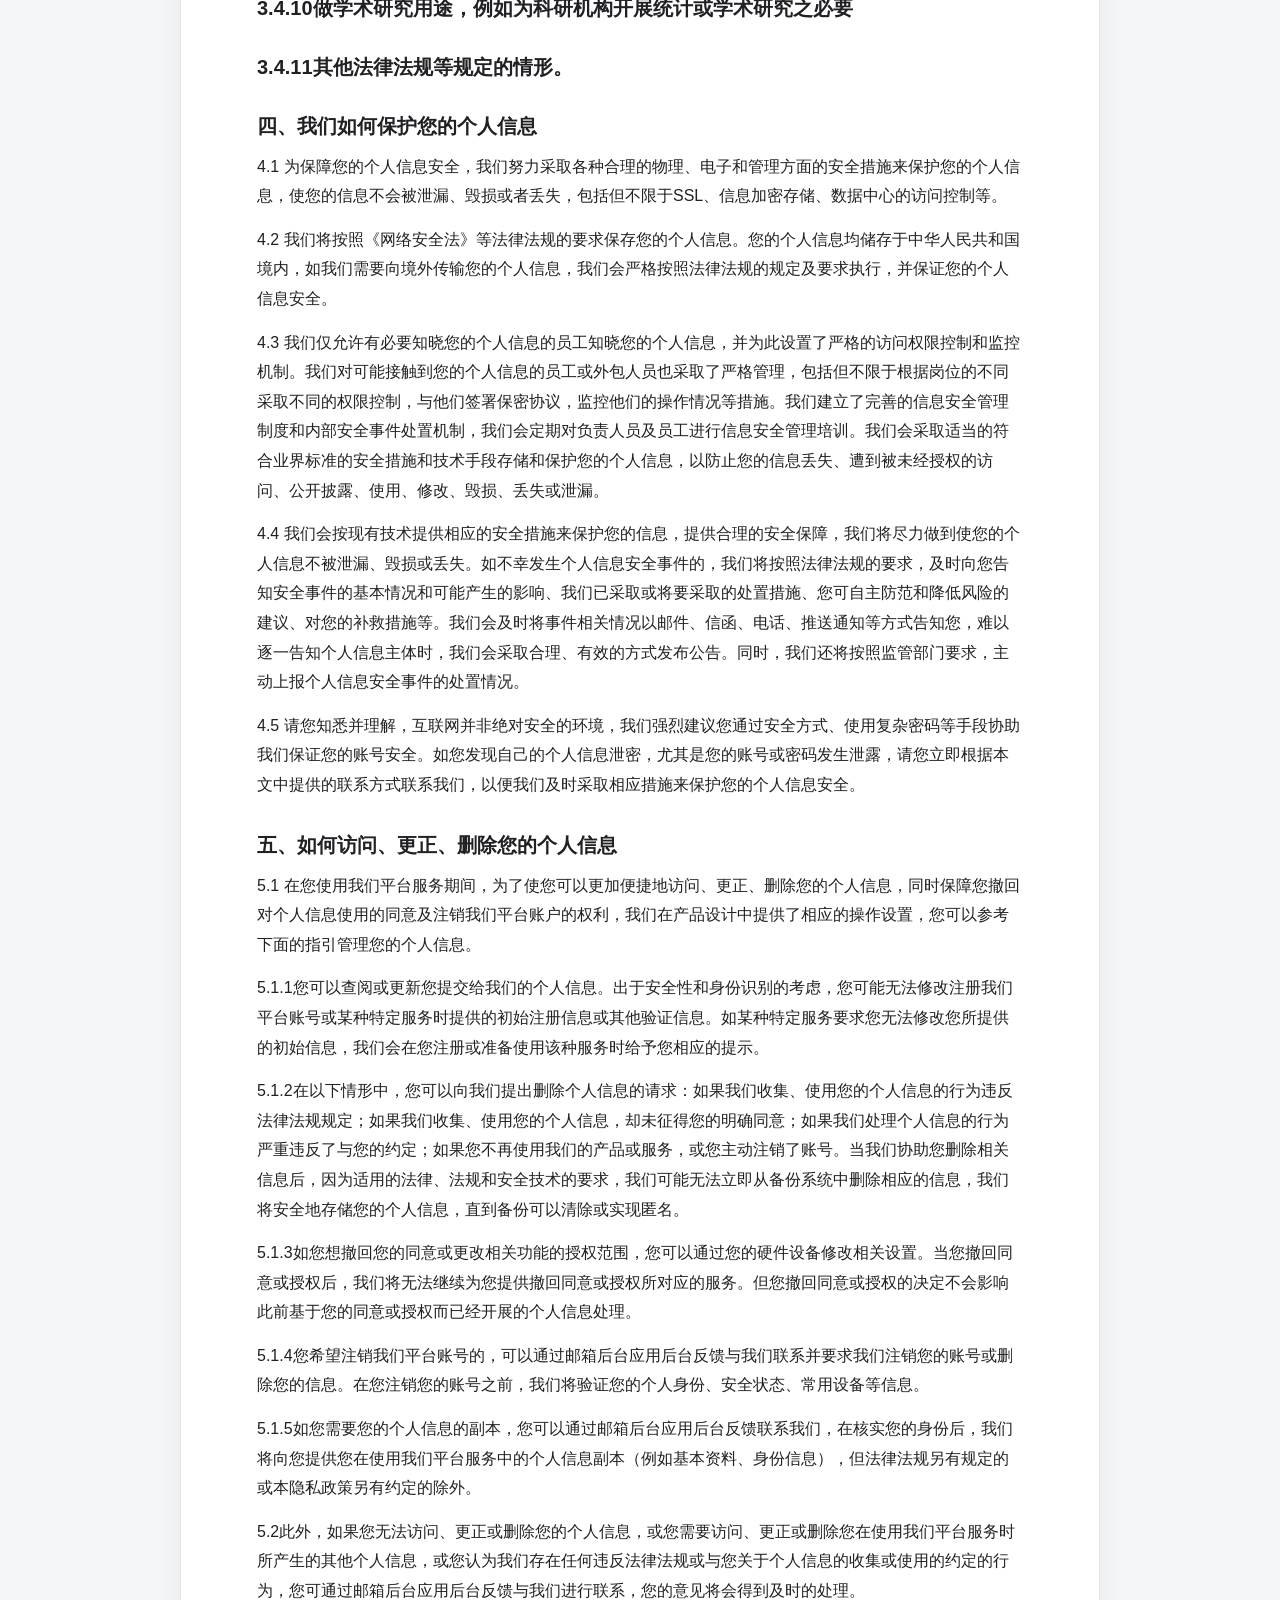
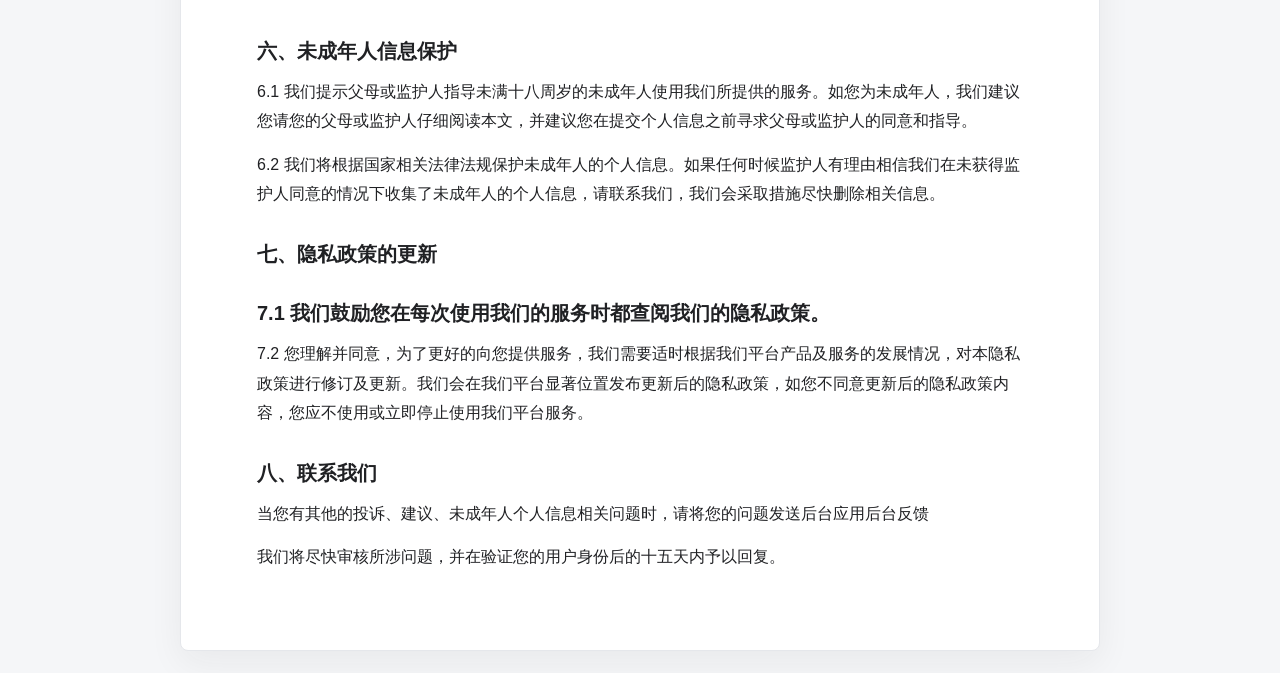
<file: docs/legal/privacy-policy.html>
<!doctype html>
<html lang="zh-CN">
<head>
  <meta charset="utf-8">
  <meta name="viewport" content="width=device-width, initial-scale=1">
  <title>隐私政策</title>
  <link rel="stylesheet" href="legal.css">
</head>
<body>
  <main class="reading-page">
    <article class="document">
      <header class="document-header">
        <h1>隐私政策</h1>
      </header>
      <section class="content">
<p>“我们”非常重视保护用户（以下称“您”）个人信息。在您使用我们的服务时，我们将按照《隐私政策》（以下简称“本文”）收集和使用您的个人信息。您应当在仔细阅读、充分理解本文后使用我们的服务。当您在启动弹窗处选择并点击【同意】时，即表示您已理解本文，并同意我们按照本文规定的方式对您的信息进行收集和使用。如对本文内容有任何疑问、意见或建议，您可通过我们平台提供的各种方式联系我们。</p>
<p>本文将帮助您了解以下内容：</p>
<h2>一、我们如何收集您的个人信息</h2>
<h2>二、我们如何使用Cookie和同类技术</h2>
<h2>三、我们如何使用您的个人信息</h2>
<h2>四、我们如何保护您的个人信息</h2>
<h2>五、如何访问、更正、删除您的个人信息</h2>
<h2>六、未成年人信息保护</h2>
<h2>七、隐私政策的更新</h2>
<h2>八、联系我们</h2>
<h2>一、我们如何收集您的个人信息</h2>
<p>在您使用我们服务的过程中，我们会按照如下方式收集您在使用服务时主动提供的或因为使用服务而产生的信息，用以向您提供、优化我们的服务以及保障您的账户安全：</p>
<h2>1.1会员功能</h2>
<h2>1.1.1当您使用会员功能时，我们会收集您的手机号码、手机验证码匹配结果，用于为您创建我们平台账号。</h2>
<h2>1.1.2若您以其他方式关联登录我们平台，我们会向关联第三方请求您的个人信息。</h2>
<p>1.1.3手机号码属于个人敏感信息，我们收集此类信息是为了满足相关法律法规的网络实名制要求。我们会在获得您同意或您主动提供的情况下收集您的实名身份信息，该信息属于敏感信息，拒绝提供实名身份信息可能会导致您无法登陆或在使用过程中受到相应限制。</p>
<h2>1.1.4当您进行付费、会员充值功能时，我们会收集您的余额、充值和使用情况、第三方交易凭证信息。</h2>
<h2>1.2预览展示及浏览功能</h2>
<p>1.2.1当您使用预览展示及浏览功能时，我们需要收集您的设备型号及制造商、设备屏幕信息、设备唯一标识符、浏览器类型和设置、语言设置、操作系统和应用程序版本、登录IP地址、接入网络的方式、网络状态、运营商类型、产品版本号、日志信息（如操作日志、服务日志）、用户ID、和图片浏览相关信息、图库。我们收集这些信息是为了向您提供我们最核心的图片展示及浏览、信息展示服务，如您拒绝提供可能导致您无法使用我们的服务。</p>
<h2>1.3搜索功能</h2>
<p>1.3.1当您使用搜索功能时，我们需要收集您使用的搜索词、用户ID信息。我们收集这些信息是为了向您提供您所需要的内容和可能更感兴趣的服务，同时亦可以改进我们向您提供的服务。</p>
<h2>1.4广告功能</h2>
<p>1.4.1当您使用广告功能时，我们需要收集您的浏览内容、浏览广告的次数以及与它们互动的次数信息。我们收集这些信息是为了向您推荐更优质、您可能更感兴趣的广告内容。</p>
<h2>1.5意见反馈功能</h2>
<h2>1.5.1联系方式（电话、QQ、邮箱）、反馈意见、用户ID、设备型号、屏幕分辨率、操作系统信息。</h2>
<h2>1.6网络诊断功能</h2>
<p>1.6.1产品版本信息、用户ID、设备型号与制造商、设备唯一标识符、浏览器类型和设置操作系统和应用程序版本、接入网络的方式、网络状态、运营商类型、本地DNS网关信息、本机IP。</p>
<h2>1.7崩溃上报功能</h2>
<p>1.7.1主板信息、CPU指令集信息、显示屏参数、支持的ABIS、硬件识别码、手机制造商、修订版本列表、编译类型、硬件序列号、构建日期、设置参数、版本、系统定制商、设备DPI、内存大小、SD 存储大小。</p>
<h2>1.8经您同意后收集的其他信息。</h2>
<h2>二、我们如何使用Cookie和同类技术</h2>
<p>2.1为确保网站正常运转，我们会在您的计算机或移动设备上存储名为 Cookie 的小数据文件。Cookie 通常包含标识符、站点名称以及一些号码和字符。Cookie主要的功能是便于您使用网站产品和服务，以及帮助网站统计独立访客数量等。运用Cookie技术，我们能够为您提供更加周到的个性化服务，并允许您设定您特定的服务选项。</p>
<p>2.2在您使用我们的服务时，我们可能会使用Cookie或同类技术收集您的一些个人信息，例如：您访问网站的习惯、您的登录信息等，Cookie和同类技术收集该类信息是为了您使用我们的服务的必要、简化您重复操作的步骤（如注册、登录）、便于您查看使用历史（如浏览历史）、向您提供更切合您个人需要的服务内容和您可能更感兴趣的内容、保护您的信息和账号安全性、改善我们的产品和服务等。我们承诺仅在本隐私政策所述目的范围内使用Cookie和同类技术。</p>
<p>2.3如果您的浏览器允许，您可以通过您的浏览器的设置以管理、（部分/全部）拒绝Cookie或同类技术；或删除已经储存在您的计算机、移动设备或其他装置内的Cookie或同类技术文件，从而实现我们无法全部或部分追踪您的个人信息。您如需详细了解如何更改浏览器设置，请具体查看您使用的浏览器的相关设置页面。</p>
<h2>三、我们如何使用您的个人信息</h2>
<h2>3.1共享</h2>
<p>您的个人信息是我们为您提供服务的重要依据和组成部分，对于您的个人信息，我们仅在本文所述的目的和范围内或根据法律法规的要求收集和使用，并严格保密，我们不会向第三方共享您的个人信息，除非存在以下一项或多项情形：</p>
<h2>3.1.1事先征得您的明确授权同意；</h2>
<h2>3.1.2您主动提出的要求；</h2>
<h2>3.1.3根据法律法规规定、诉讼争议解决需要，或者行政、司法机关依照法律法规提出的要求；</h2>
<h2>3.1.4将您的个人信息与我们的关联方共享。但我们只会共享必要的个人信息，且受本文的约束。我们的关联方如要改变个人信息的处理目的，将再次征求您的授权同意。</h2>
<h2>3.1.5为了保护您、我们、其他用户的权利及财产安全或社会公共利益使其免遭损害而与第三方的共享；</h2>
<p>3.1.6与部分业务合作伙伴的必要共享：您理解并知悉，为了必要且合理的业务的顺利展开，履行我们在相关用户协议或本隐私政策中的义务，我们可能会向合作伙伴等第三方共享您的信息。但我们仅会出于合法、正当、必要、特定、明确的目的共享您的个人信息，并且只会共享提供服务所必要的个人信息。我们的合作伙伴无权将共享的个人信息用于任何其他用途。对我们与之共享个人信息的公司、组织和个人，我们会要求其遵守保密约定，要求他们按照我们的说明、本文以及其他任何相关的保密和安全措施来处理个人信息。</p>
<h2>3.1.7其他法律法规等规定，司法机关或行政机关要求的情形。</h2>
<h2>3.2转让</h2>
<p>我们不会将您的个人信息转让给任何公司、组织和个人，但以下情况除外：</p>
<h2>3.2.1事先获得您的明确授权或同意；</h2>
<h2>3.2.2为满足法律法规、程序的要求或强制性的政府要求或司法裁定；</h2>
<p>3.2.3如果我们或我们的关联公司涉及合并、分立、清算、资产或业务的收购或出售等交易，您的个人信息有可能作为此类交易的一部分而被转移，我们将确保该等信息在转移过程中的保密性，并尽最大可能确保新的持有您个人信息的公司、组织继续受此隐私政策的约束，否则我们将要求该公司、组织重新向您征求您的授权同意。</p>
<h2>3.3公开披露</h2>
<p>我们仅会在以下情况下，公开披露您的个人信息：</p>
<h2>3.3.1获得您的明确同意；</h2>
<h2>3.3.2基于法律法规、程序、诉讼或政府主管部门强制性要求下。</h2>
<h2>3.4例外</h2>
<p>在以下情形中，共享、转让、公开披露您的个人信息无需事先征得您的授权同意：</p>
<h2>3.4.1与国家安全、国防安全直接相关的；</h2>
<h2>3.4.2与公共安全、公共卫生、重大公共利益直接相关的；</h2>
<h2>3.4.3与犯罪侦查、起诉、审判和判决执行等直接相关的；</h2>
<h2>3.4.4出于维护您或其他个人的生命、财产等重大合法权益但又很难得到本人同意的；</h2>
<h2>3.4.5您自行向社会公众公开的个人信息；</h2>
<h2>3.4.6从合法公开披露的信息中收集的个人信息，如合法的新闻报道、政府信息公开等渠道；</h2>
<h2>3.4.7根据与您签订和履行的相关协议或其他书面文件所必需的；</h2>
<h2>3.4.8对收集的个人信息已经进行匿名化或去标识化处理的；</h2>
<h2>3.4.9为合法的新闻报道所必需的；</h2>
<h2>3.4.10做学术研究用途，例如为科研机构开展统计或学术研究之必要</h2>
<h2>3.4.11其他法律法规等规定的情形。</h2>
<h2>四、我们如何保护您的个人信息</h2>
<p>4.1 为保障您的个人信息安全，我们努力采取各种合理的物理、电子和管理方面的安全措施来保护您的个人信息，使您的信息不会被泄漏、毁损或者丢失，包括但不限于SSL、信息加密存储、数据中心的访问控制等。</p>
<p>4.2 我们将按照《网络安全法》等法律法规的要求保存您的个人信息。您的个人信息均储存于中华人民共和国境内，如我们需要向境外传输您的个人信息，我们会严格按照法律法规的规定及要求执行，并保证您的个人信息安全。</p>
<p>4.3 我们仅允许有必要知晓您的个人信息的员工知晓您的个人信息，并为此设置了严格的访问权限控制和监控机制。我们对可能接触到您的个人信息的员工或外包人员也采取了严格管理，包括但不限于根据岗位的不同采取不同的权限控制，与他们签署保密协议，监控他们的操作情况等措施。我们建立了完善的信息安全管理制度和内部安全事件处置机制，我们会定期对负责人员及员工进行信息安全管理培训。我们会采取适当的符合业界标准的安全措施和技术手段存储和保护您的个人信息，以防止您的信息丢失、遭到被未经授权的访问、公开披露、使用、修改、毁损、丢失或泄漏。</p>
<p>4.4 我们会按现有技术提供相应的安全措施来保护您的信息，提供合理的安全保障，我们将尽力做到使您的个人信息不被泄漏、毁损或丢失。如不幸发生个人信息安全事件的，我们将按照法律法规的要求，及时向您告知安全事件的基本情况和可能产生的影响、我们已采取或将要采取的处置措施、您可自主防范和降低风险的建议、对您的补救措施等。我们会及时将事件相关情况以邮件、信函、电话、推送通知等方式告知您，难以逐一告知个人信息主体时，我们会采取合理、有效的方式发布公告。同时，我们还将按照监管部门要求，主动上报个人信息安全事件的处置情况。</p>
<p>4.5 请您知悉并理解，互联网并非绝对安全的环境，我们强烈建议您通过安全方式、使用复杂密码等手段协助我们保证您的账号安全。如您发现自己的个人信息泄密，尤其是您的账号或密码发生泄露，请您立即根据本文中提供的联系方式联系我们，以便我们及时采取相应措施来保护您的个人信息安全。</p>
<h2>五、如何访问、更正、删除您的个人信息</h2>
<p>5.1 在您使用我们平台服务期间，为了使您可以更加便捷地访问、更正、删除您的个人信息，同时保障您撤回对个人信息使用的同意及注销我们平台账户的权利，我们在产品设计中提供了相应的操作设置，您可以参考下面的指引管理您的个人信息。</p>
<p>5.1.1您可以查阅或更新您提交给我们的个人信息。出于安全性和身份识别的考虑，您可能无法修改注册我们平台账号或某种特定服务时提供的初始注册信息或其他验证信息。如某种特定服务要求您无法修改您所提供的初始信息，我们会在您注册或准备使用该种服务时给予您相应的提示。</p>
<p>5.1.2在以下情形中，您可以向我们提出删除个人信息的请求：如果我们收集、使用您的个人信息的行为违反法律法规规定；如果我们收集、使用您的个人信息，却未征得您的明确同意；如果我们处理个人信息的行为严重违反了与您的约定；如果您不再使用我们的产品或服务，或您主动注销了账号。当我们协助您删除相关信息后，因为适用的法律、法规和安全技术的要求，我们可能无法立即从备份系统中删除相应的信息，我们将安全地存储您的个人信息，直到备份可以清除或实现匿名。</p>
<p>5.1.3如您想撤回您的同意或更改相关功能的授权范围，您可以通过您的硬件设备修改相关设置。当您撤回同意或授权后，我们将无法继续为您提供撤回同意或授权所对应的服务。但您撤回同意或授权的决定不会影响此前基于您的同意或授权而已经开展的个人信息处理。</p>
<p>5.1.4您希望注销我们平台账号的，可以通过邮箱后台应用后台反馈与我们联系并要求我们注销您的账号或删除您的信息。在您注销您的账号之前，我们将验证您的个人身份、安全状态、常用设备等信息。</p>
<p>5.1.5如您需要您的个人信息的副本，您可以通过邮箱后台应用后台反馈联系我们，在核实您的身份后，我们将向您提供您在使用我们平台服务中的个人信息副本（例如基本资料、身份信息），但法律法规另有规定的或本隐私政策另有约定的除外。</p>
<p>5.2此外，如果您无法访问、更正或删除您的个人信息，或您需要访问、更正或删除您在使用我们平台服务时所产生的其他个人信息，或您认为我们存在任何违反法律法规或与您关于个人信息的收集或使用的约定的行为，您可通过邮箱后台应用后台反馈与我们进行联系，您的意见将会得到及时的处理。</p>
<h2>六、未成年人信息保护</h2>
<p>6.1 我们提示父母或监护人指导未满十八周岁的未成年人使用我们所提供的服务。如您为未成年人，我们建议您请您的父母或监护人仔细阅读本文，并建议您在提交个人信息之前寻求父母或监护人的同意和指导。</p>
<p>6.2 我们将根据国家相关法律法规保护未成年人的个人信息。如果任何时候监护人有理由相信我们在未获得监护人同意的情况下收集了未成年人的个人信息，请联系我们，我们会采取措施尽快删除相关信息。</p>
<h2>七、隐私政策的更新</h2>
<h2>7.1 我们鼓励您在每次使用我们的服务时都查阅我们的隐私政策。</h2>
<p>7.2 您理解并同意，为了更好的向您提供服务，我们需要适时根据我们平台产品及服务的发展情况，对本隐私政策进行修订及更新。我们会在我们平台显著位置发布更新后的隐私政策，如您不同意更新后的隐私政策内容，您应不使用或立即停止使用我们平台服务。</p>
<h2>八、联系我们</h2>
<p>当您有其他的投诉、建议、未成年人个人信息相关问题时，请将您的问题发送后台应用后台反馈</p>
<p>我们将尽快审核所涉问题，并在验证您的用户身份后的十五天内予以回复。</p>
      </section>
    </article>
  </main>
</body>
</html>
</file>
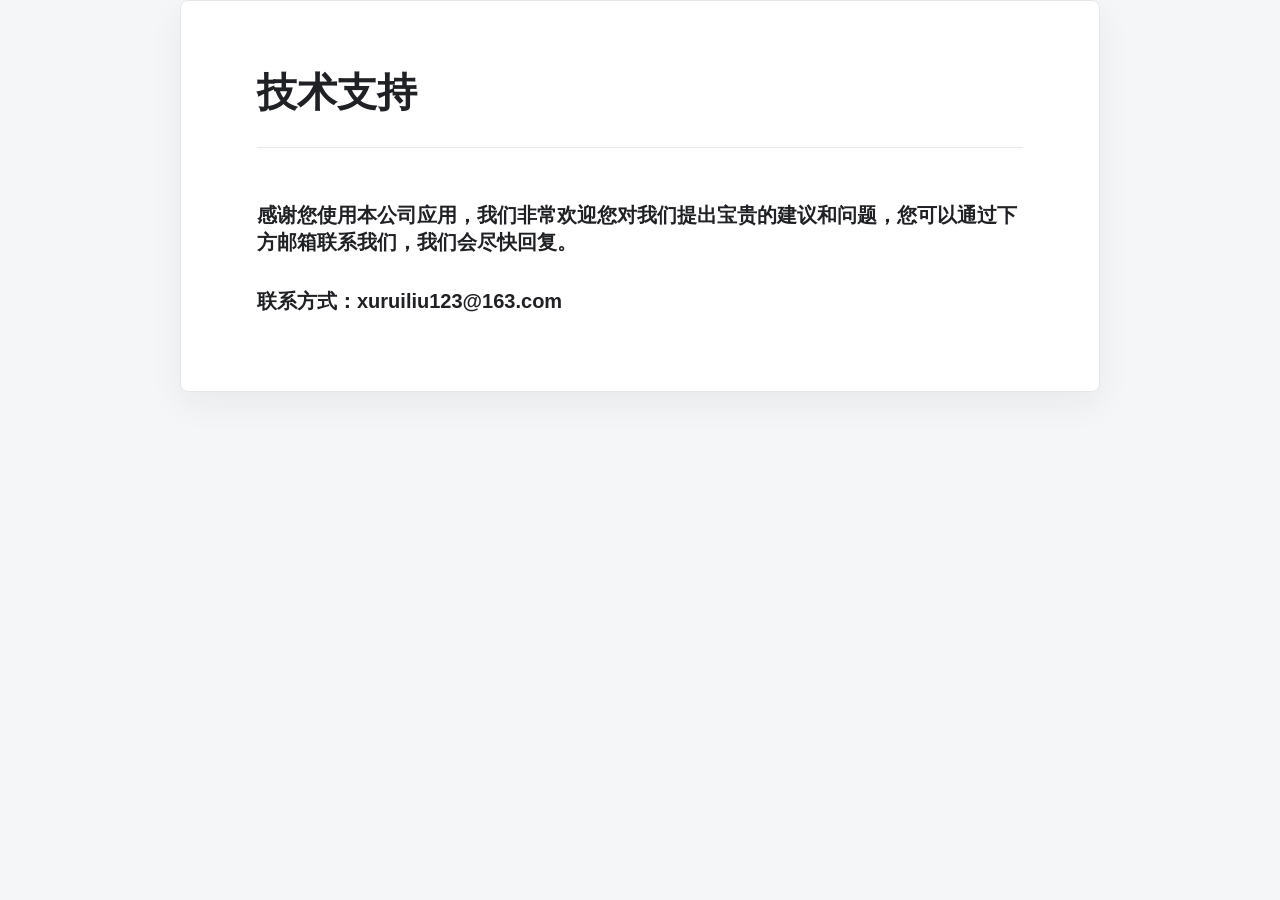
<file: docs/legal/technical-support.html>
<!doctype html>
<html lang="zh-CN">
<head>
  <meta charset="utf-8">
  <meta name="viewport" content="width=device-width, initial-scale=1">
  <title>技术支持</title>
  <link rel="stylesheet" href="legal.css">
</head>
<body>
  <main class="reading-page">
    <article class="document">
      <header class="document-header">
        <h1>技术支持</h1>
      </header>
      <section class="content">
        <h2>感谢您使用本公司应用，我们非常欢迎您对我们提出宝贵的建议和问题，您可以通过下方邮箱联系我们，我们会尽快回复。</h2>
        <h2>联系方式：xuruiliu123@163.com</h2>
      </section>
    </article>
  </main>
</body>
</html>
</file>
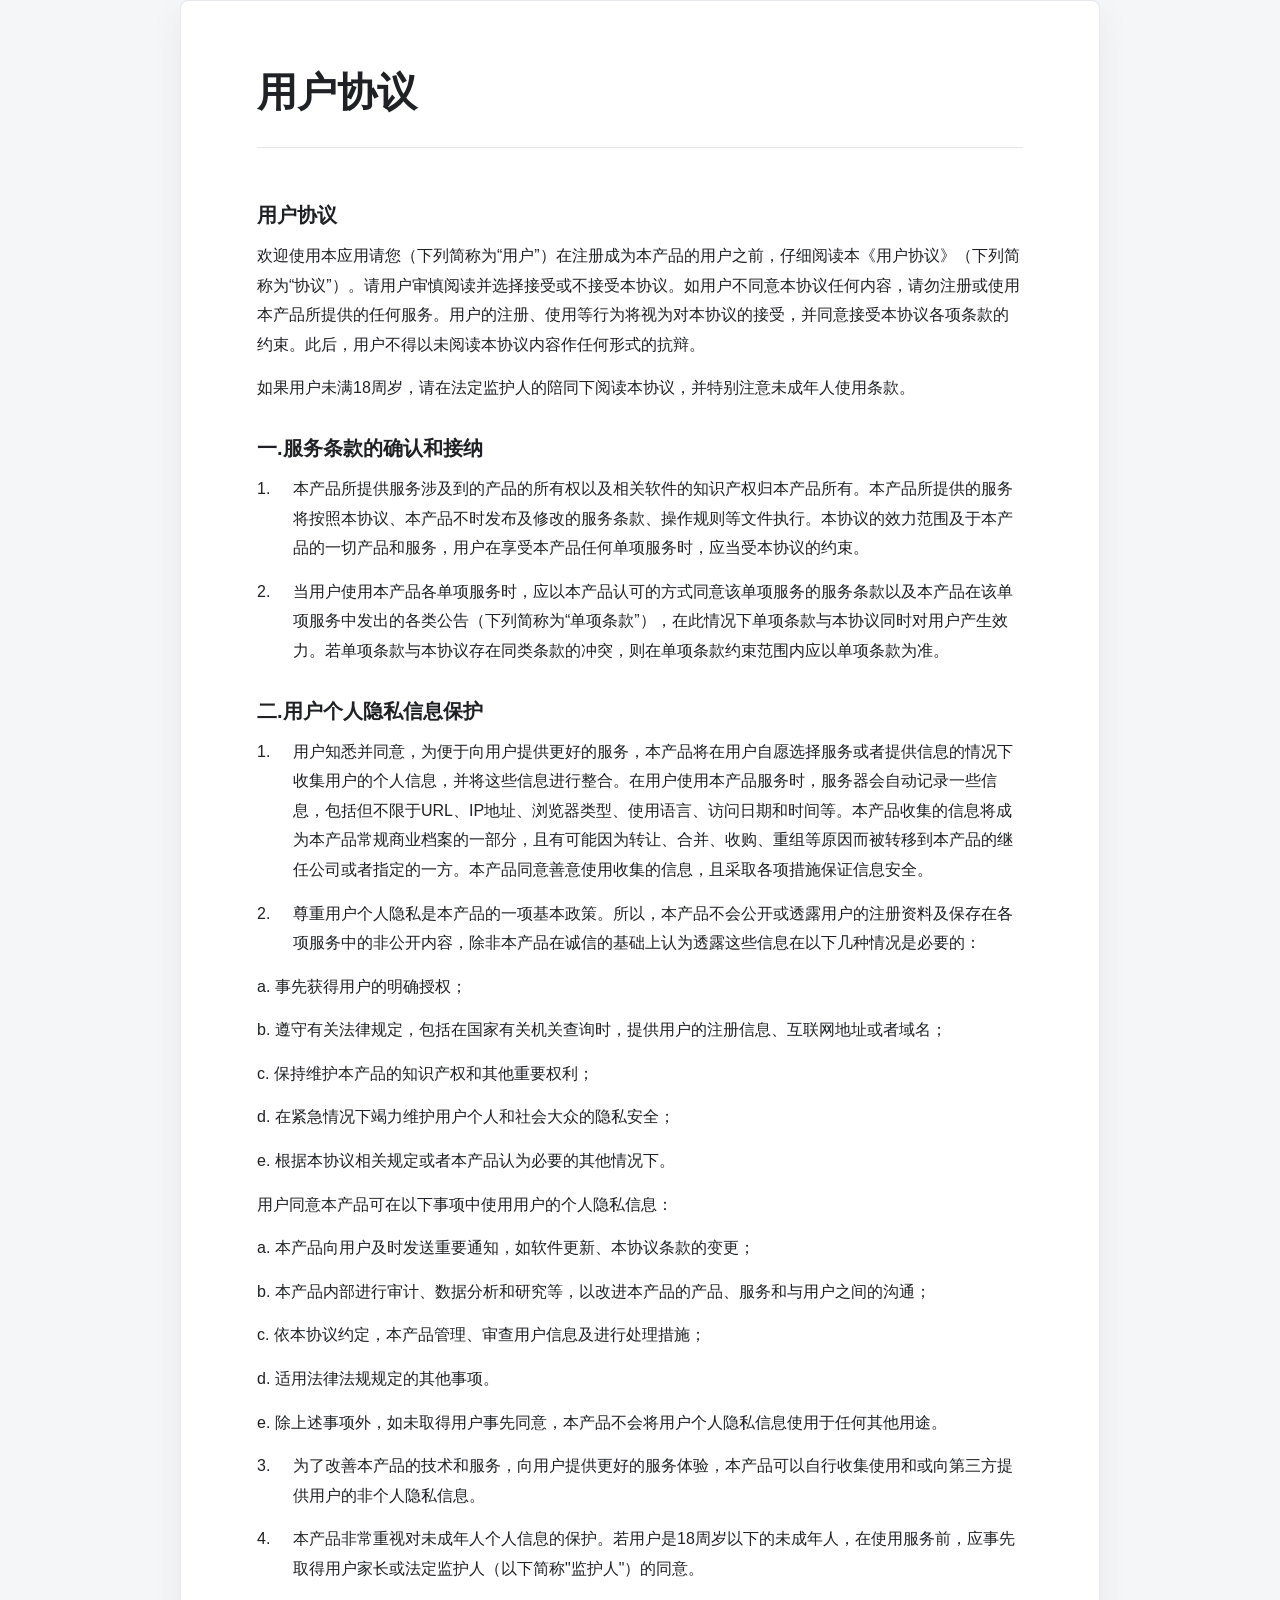
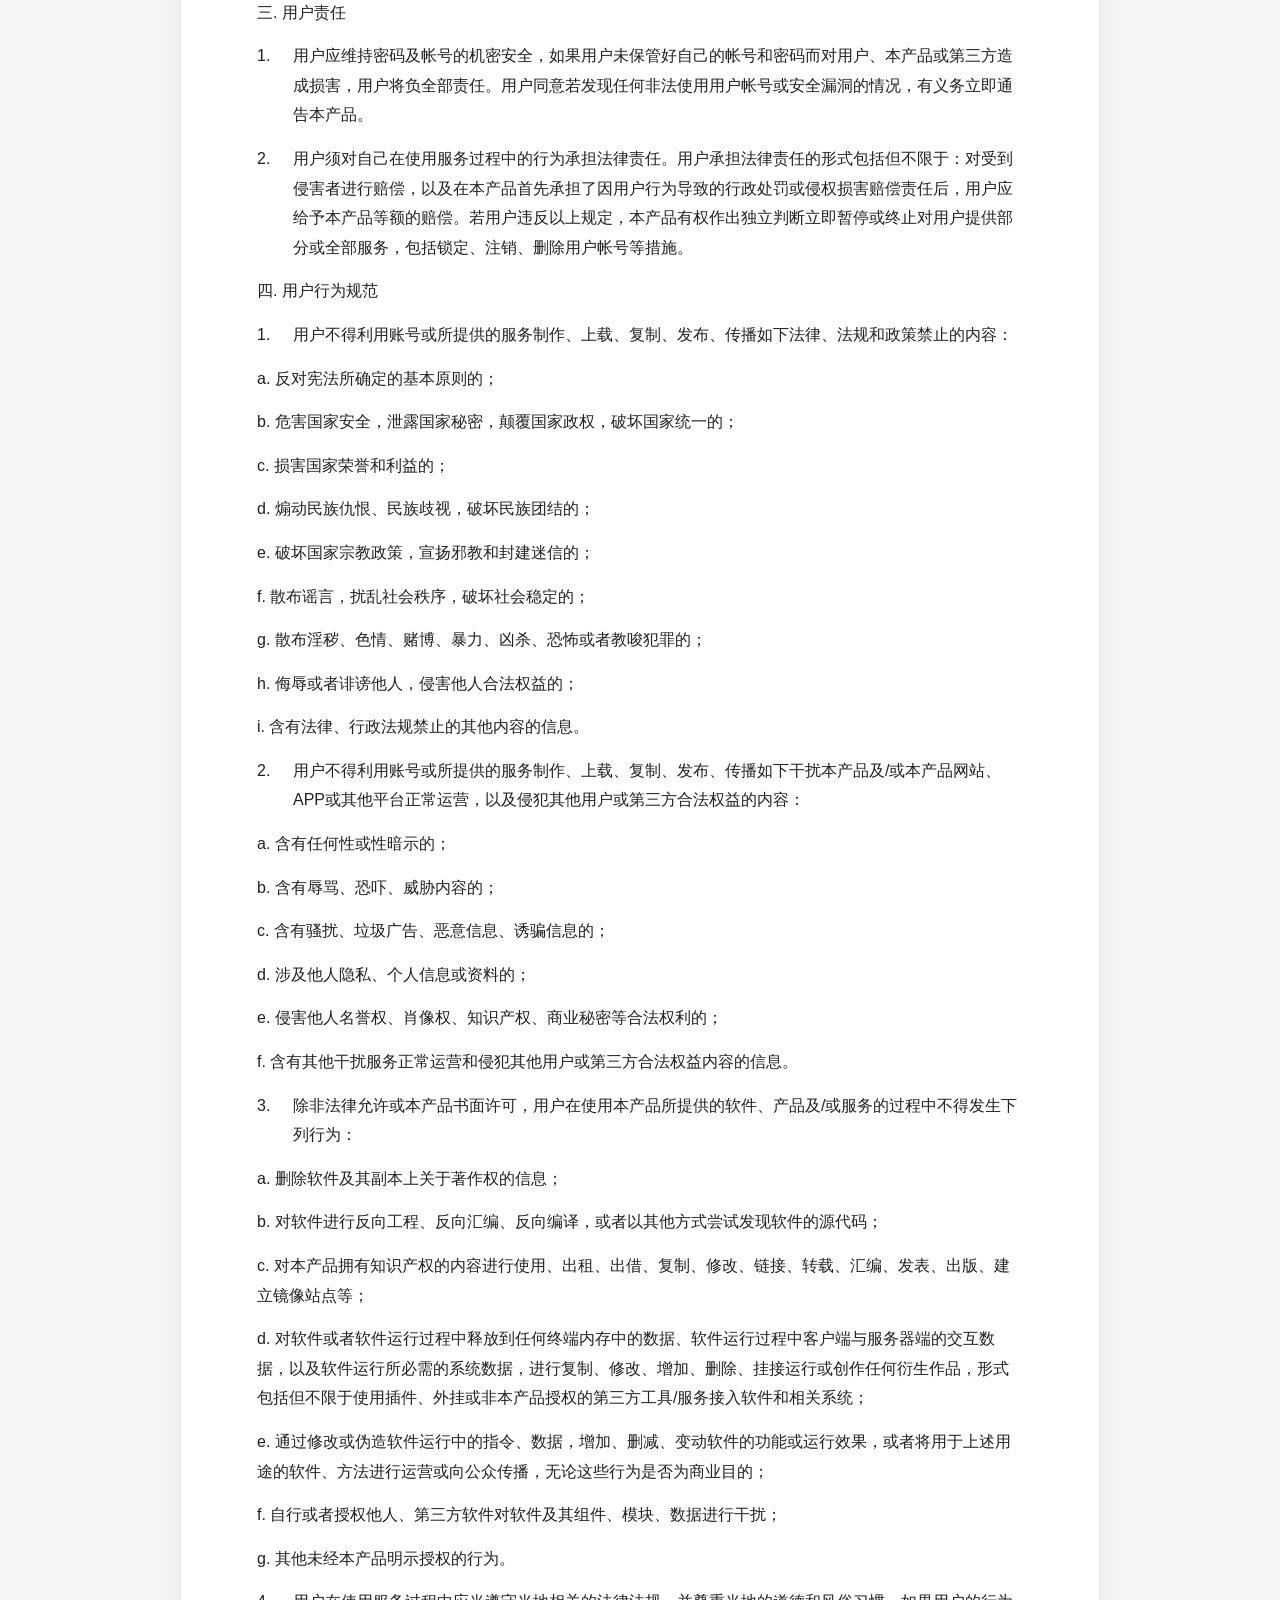
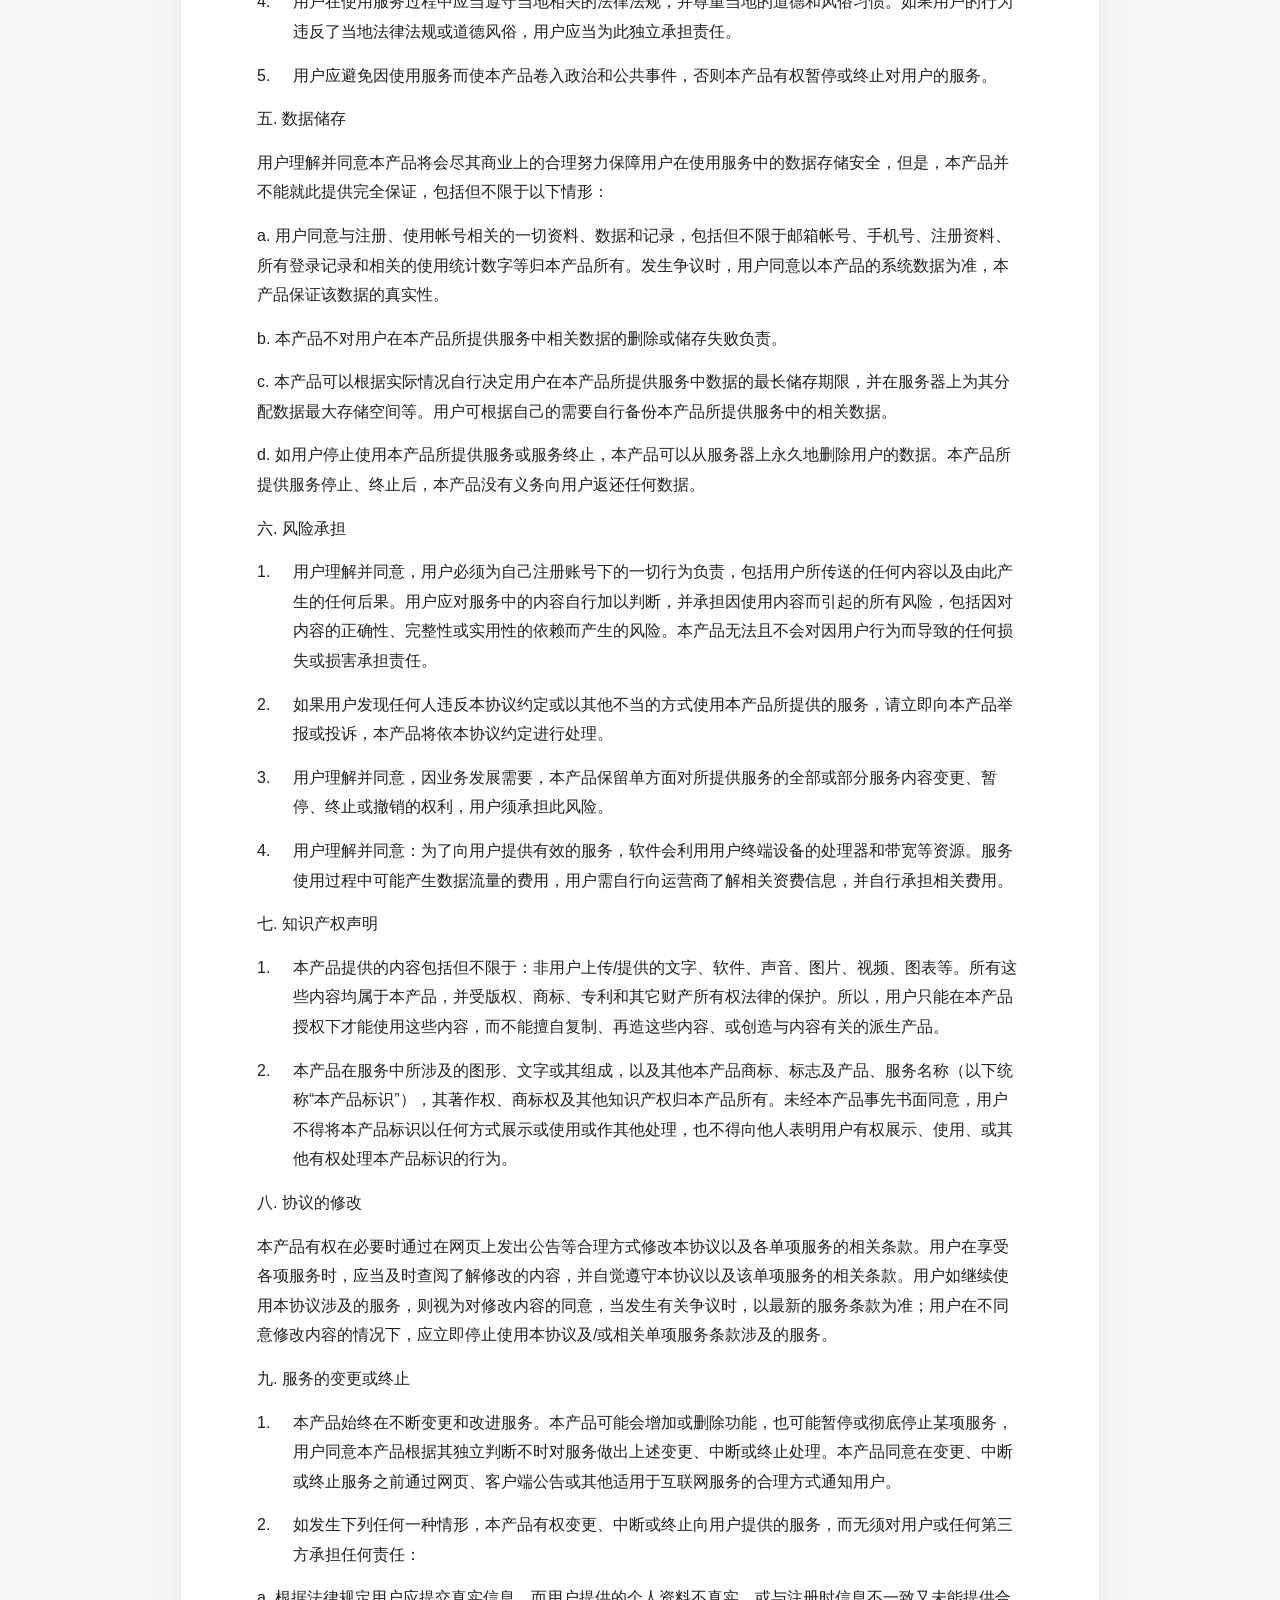
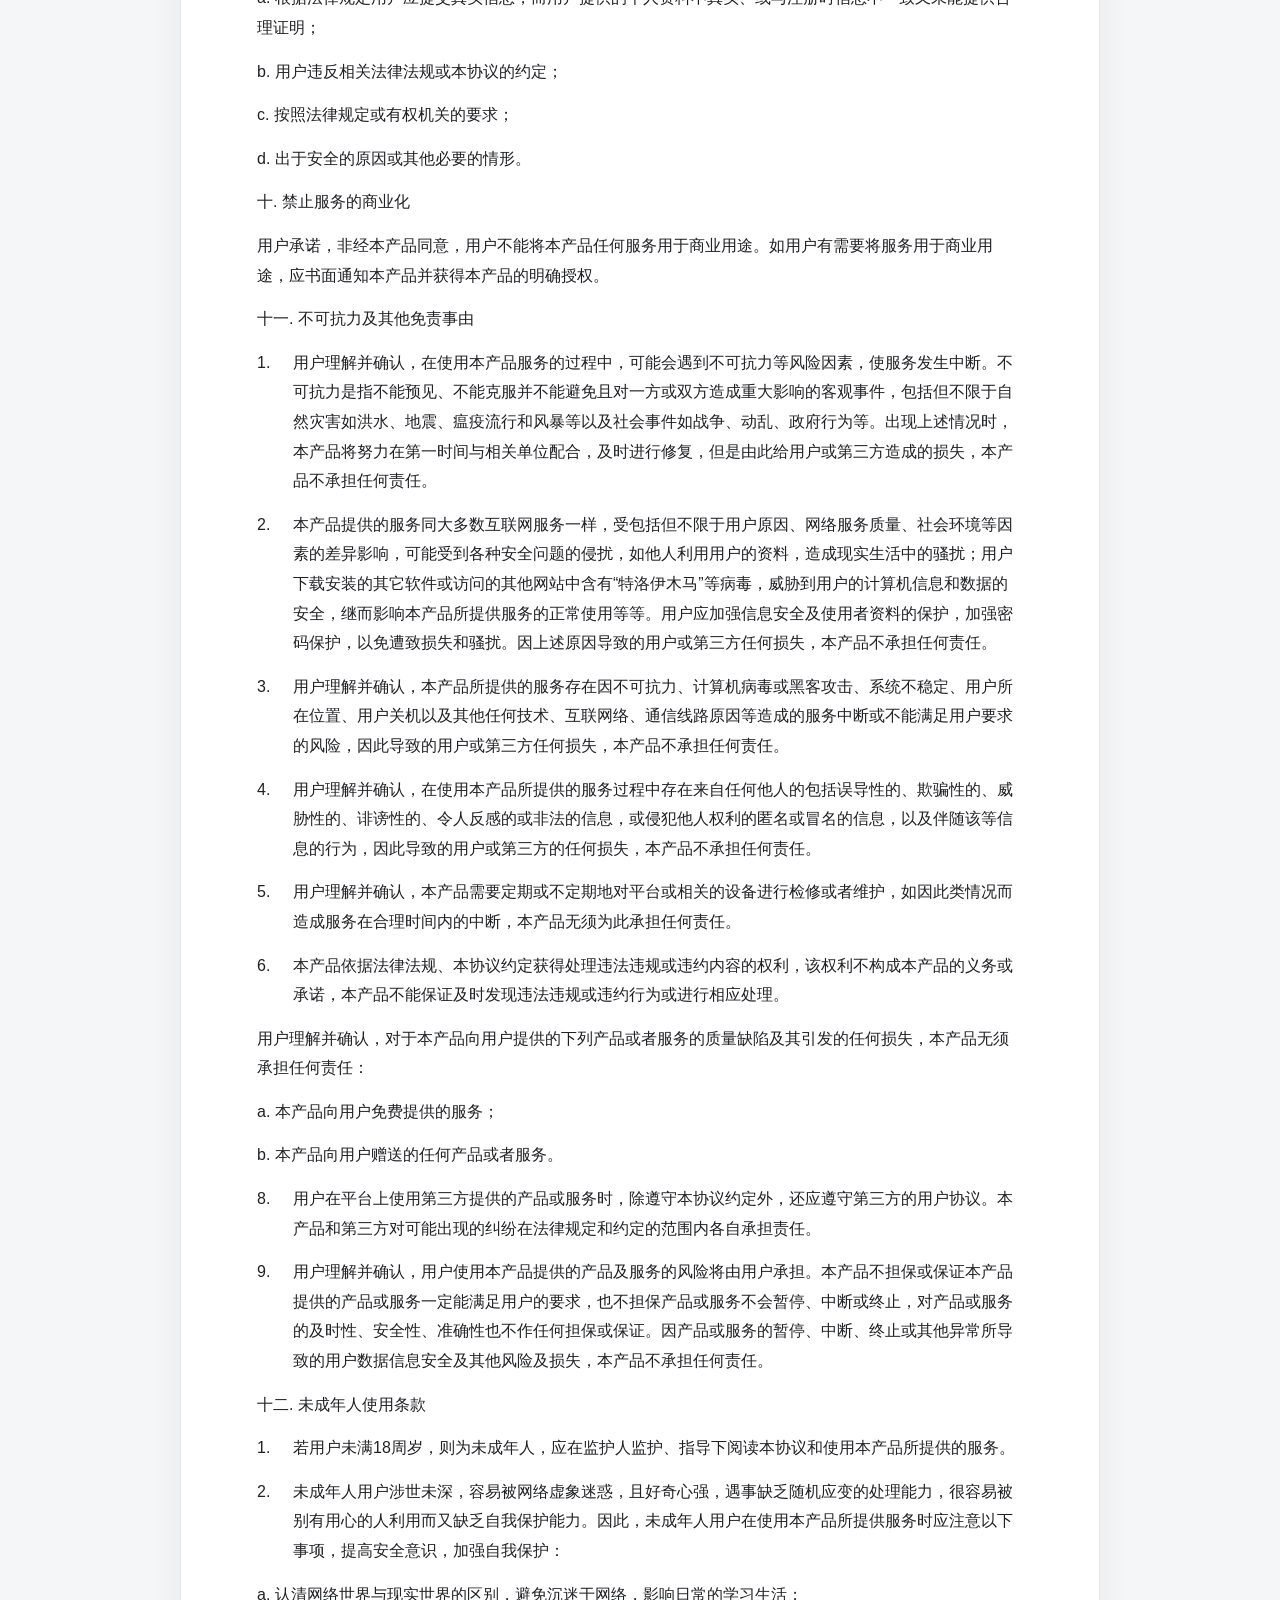
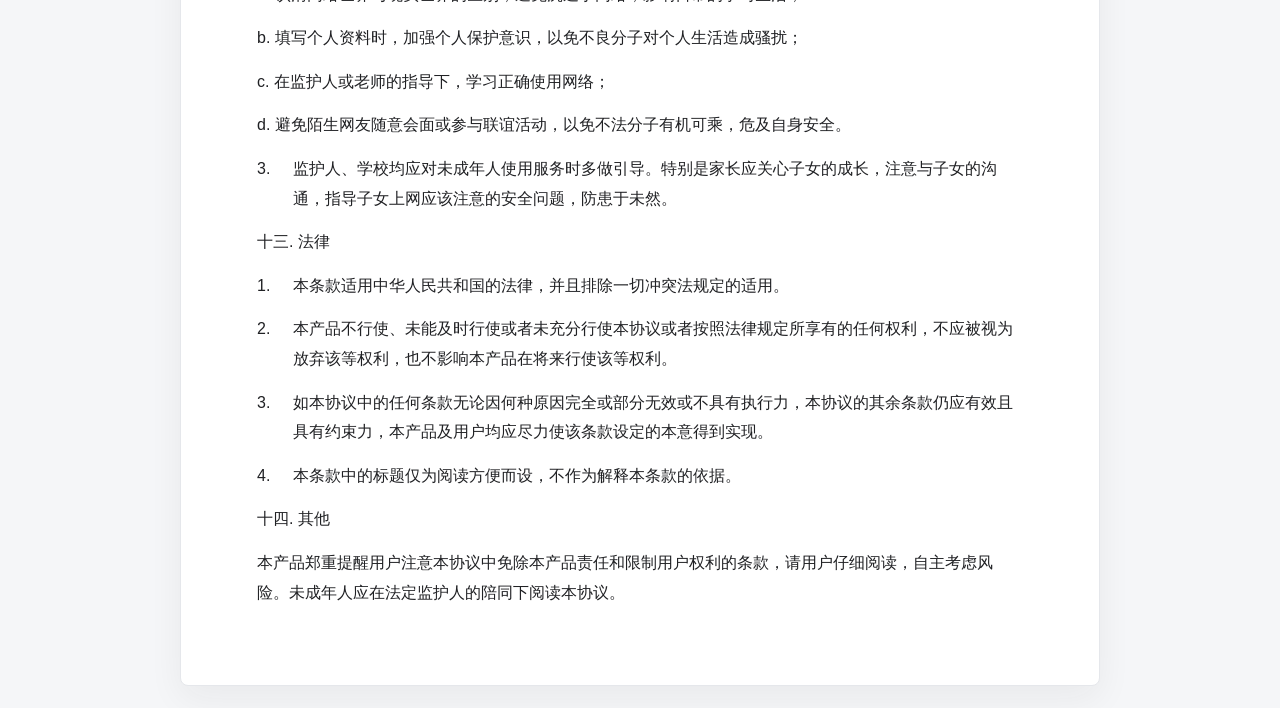
<file: docs/legal/user-agreement.html>
<!doctype html>
<html lang="zh-CN">
<head>
  <meta charset="utf-8">
  <meta name="viewport" content="width=device-width, initial-scale=1">
  <title>用户协议</title>
  <link rel="stylesheet" href="legal.css">
</head>
<body>
  <main class="reading-page">
    <article class="document">
      <header class="document-header">
        <h1>用户协议</h1>
      </header>
      <section class="content">
<h2>用户协议</h2>
<p>欢迎使用本应用请您（下列简称为“用户”）在注册成为本产品的用户之前，仔细阅读本《用户协议》（下列简称为“协议”）。请用户审慎阅读并选择接受或不接受本协议。如用户不同意本协议任何内容，请勿注册或使用本产品所提供的任何服务。用户的注册、使用等行为将视为对本协议的接受，并同意接受本协议各项条款的约束。此后，用户不得以未阅读本协议内容作任何形式的抗辩。</p>
<p>如果用户未满18周岁，请在法定监护人的陪同下阅读本协议，并特别注意未成年人使用条款。</p>
<h2>一.服务条款的确认和接纳</h2>
<p class="ordered"><span class="marker">1.</span>本产品所提供服务涉及到的产品的所有权以及相关软件的知识产权归本产品所有。本产品所提供的服务将按照本协议、本产品不时发布及修改的服务条款、操作规则等文件执行。本协议的效力范围及于本产品的一切产品和服务，用户在享受本产品任何单项服务时，应当受本协议的约束。</p>
<p class="ordered"><span class="marker">2.</span>当用户使用本产品各单项服务时，应以本产品认可的方式同意该单项服务的服务条款以及本产品在该单项服务中发出的各类公告（下列简称为“单项条款”），在此情况下单项条款与本协议同时对用户产生效力。若单项条款与本协议存在同类条款的冲突，则在单项条款约束范围内应以单项条款为准。</p>
<h2>二.用户个人隐私信息保护</h2>
<p class="ordered"><span class="marker">1.</span>用户知悉并同意，为便于向用户提供更好的服务，本产品将在用户自愿选择服务或者提供信息的情况下收集用户的个人信息，并将这些信息进行整合。在用户使用本产品服务时，服务器会自动记录一些信息，包括但不限于URL、IP地址、浏览器类型、使用语言、访问日期和时间等。本产品收集的信息将成为本产品常规商业档案的一部分，且有可能因为转让、合并、收购、重组等原因而被转移到本产品的继任公司或者指定的一方。本产品同意善意使用收集的信息，且采取各项措施保证信息安全。</p>
<p class="ordered"><span class="marker">2.</span>尊重用户个人隐私是本产品的一项基本政策。所以，本产品不会公开或透露用户的注册资料及保存在各项服务中的非公开内容，除非本产品在诚信的基础上认为透露这些信息在以下几种情况是必要的：</p>
<p>a. 事先获得用户的明确授权；</p>
<p>b. 遵守有关法律规定，包括在国家有关机关查询时，提供用户的注册信息、互联网地址或者域名；</p>
<p>c. 保持维护本产品的知识产权和其他重要权利；</p>
<p>d. 在紧急情况下竭力维护用户个人和社会大众的隐私安全；</p>
<p>e. 根据本协议相关规定或者本产品认为必要的其他情况下。</p>
<p>用户同意本产品可在以下事项中使用用户的个人隐私信息：</p>
<p>a. 本产品向用户及时发送重要通知，如软件更新、本协议条款的变更；</p>
<p>b. 本产品内部进行审计、数据分析和研究等，以改进本产品的产品、服务和与用户之间的沟通；</p>
<p>c. 依本协议约定，本产品管理、审查用户信息及进行处理措施；</p>
<p>d. 适用法律法规规定的其他事项。</p>
<p>e. 除上述事项外，如未取得用户事先同意，本产品不会将用户个人隐私信息使用于任何其他用途。</p>
<p class="ordered"><span class="marker">3.</span>为了改善本产品的技术和服务，向用户提供更好的服务体验，本产品可以自行收集使用和或向第三方提供用户的非个人隐私信息。</p>
<p class="ordered"><span class="marker">4.</span>本产品非常重视对未成年人个人信息的保护。若用户是18周岁以下的未成年人，在使用服务前，应事先取得用户家长或法定监护人（以下简称&quot;监护人&quot;）的同意。</p>
<p>三. 用户责任</p>
<p class="ordered"><span class="marker">1.</span>用户应维持密码及帐号的机密安全，如果用户未保管好自己的帐号和密码而对用户、本产品或第三方造成损害，用户将负全部责任。用户同意若发现任何非法使用用户帐号或安全漏洞的情况，有义务立即通告本产品。</p>
<p class="ordered"><span class="marker">2.</span>用户须对自己在使用服务过程中的行为承担法律责任。用户承担法律责任的形式包括但不限于：对受到侵害者进行赔偿，以及在本产品首先承担了因用户行为导致的行政处罚或侵权损害赔偿责任后，用户应给予本产品等额的赔偿。若用户违反以上规定，本产品有权作出独立判断立即暂停或终止对用户提供部分或全部服务，包括锁定、注销、删除用户帐号等措施。</p>
<p>四. 用户行为规范</p>
<p class="ordered"><span class="marker">1.</span>用户不得利用账号或所提供的服务制作、上载、复制、发布、传播如下法律、法规和政策禁止的内容：</p>
<p>a. 反对宪法所确定的基本原则的；</p>
<p>b. 危害国家安全，泄露国家秘密，颠覆国家政权，破坏国家统一的；</p>
<p>c. 损害国家荣誉和利益的；</p>
<p>d. 煽动民族仇恨、民族歧视，破坏民族团结的；</p>
<p>e. 破坏国家宗教政策，宣扬邪教和封建迷信的；</p>
<p>f. 散布谣言，扰乱社会秩序，破坏社会稳定的；</p>
<p>g. 散布淫秽、色情、赌博、暴力、凶杀、恐怖或者教唆犯罪的；</p>
<p>h. 侮辱或者诽谤他人，侵害他人合法权益的；</p>
<p>i. 含有法律、行政法规禁止的其他内容的信息。</p>
<p class="ordered"><span class="marker">2.</span>用户不得利用账号或所提供的服务制作、上载、复制、发布、传播如下干扰本产品及/或本产品网站、APP或其他平台正常运营，以及侵犯其他用户或第三方合法权益的内容：</p>
<p>a. 含有任何性或性暗示的；</p>
<p>b. 含有辱骂、恐吓、威胁内容的；</p>
<p>c. 含有骚扰、垃圾广告、恶意信息、诱骗信息的；</p>
<p>d. 涉及他人隐私、个人信息或资料的；</p>
<p>e. 侵害他人名誉权、肖像权、知识产权、商业秘密等合法权利的；</p>
<p>f. 含有其他干扰服务正常运营和侵犯其他用户或第三方合法权益内容的信息。</p>
<p class="ordered"><span class="marker">3.</span>除非法律允许或本产品书面许可，用户在使用本产品所提供的软件、产品及/或服务的过程中不得发生下列行为：</p>
<p>a. 删除软件及其副本上关于著作权的信息；</p>
<p>b. 对软件进行反向工程、反向汇编、反向编译，或者以其他方式尝试发现软件的源代码；</p>
<p>c. 对本产品拥有知识产权的内容进行使用、出租、出借、复制、修改、链接、转载、汇编、发表、出版、建立镜像站点等；</p>
<p>d. 对软件或者软件运行过程中释放到任何终端内存中的数据、软件运行过程中客户端与服务器端的交互数据，以及软件运行所必需的系统数据，进行复制、修改、增加、删除、挂接运行或创作任何衍生作品，形式包括但不限于使用插件、外挂或非本产品授权的第三方工具/服务接入软件和相关系统；</p>
<p>e. 通过修改或伪造软件运行中的指令、数据，增加、删减、变动软件的功能或运行效果，或者将用于上述用途的软件、方法进行运营或向公众传播，无论这些行为是否为商业目的；</p>
<p>f. 自行或者授权他人、第三方软件对软件及其组件、模块、数据进行干扰；</p>
<p>g. 其他未经本产品明示授权的行为。</p>
<p class="ordered"><span class="marker">4.</span>用户在使用服务过程中应当遵守当地相关的法律法规，并尊重当地的道德和风俗习惯。如果用户的行为违反了当地法律法规或道德风俗，用户应当为此独立承担责任。</p>
<p class="ordered"><span class="marker">5.</span>用户应避免因使用服务而使本产品卷入政治和公共事件，否则本产品有权暂停或终止对用户的服务。</p>
<p>五. 数据储存</p>
<p>用户理解并同意本产品将会尽其商业上的合理努力保障用户在使用服务中的数据存储安全，但是，本产品并不能就此提供完全保证，包括但不限于以下情形：</p>
<p>a. 用户同意与注册、使用帐号相关的一切资料、数据和记录，包括但不限于邮箱帐号、手机号、注册资料、所有登录记录和相关的使用统计数字等归本产品所有。发生争议时，用户同意以本产品的系统数据为准，本产品保证该数据的真实性。</p>
<p>b. 本产品不对用户在本产品所提供服务中相关数据的删除或储存失败负责。</p>
<p>c. 本产品可以根据实际情况自行决定用户在本产品所提供服务中数据的最长储存期限，并在服务器上为其分配数据最大存储空间等。用户可根据自己的需要自行备份本产品所提供服务中的相关数据。</p>
<p>d. 如用户停止使用本产品所提供服务或服务终止，本产品可以从服务器上永久地删除用户的数据。本产品所提供服务停止、终止后，本产品没有义务向用户返还任何数据。</p>
<p>六. 风险承担</p>
<p class="ordered"><span class="marker">1.</span>用户理解并同意，用户必须为自己注册账号下的一切行为负责，包括用户所传送的任何内容以及由此产生的任何后果。用户应对服务中的内容自行加以判断，并承担因使用内容而引起的所有风险，包括因对内容的正确性、完整性或实用性的依赖而产生的风险。本产品无法且不会对因用户行为而导致的任何损失或损害承担责任。</p>
<p class="ordered"><span class="marker">2.</span>如果用户发现任何人违反本协议约定或以其他不当的方式使用本产品所提供的服务，请立即向本产品举报或投诉，本产品将依本协议约定进行处理。</p>
<p class="ordered"><span class="marker">3.</span>用户理解并同意，因业务发展需要，本产品保留单方面对所提供服务的全部或部分服务内容变更、暂停、终止或撤销的权利，用户须承担此风险。</p>
<p class="ordered"><span class="marker">4.</span>用户理解并同意：为了向用户提供有效的服务，软件会利用用户终端设备的处理器和带宽等资源。服务使用过程中可能产生数据流量的费用，用户需自行向运营商了解相关资费信息，并自行承担相关费用。</p>
<p>七. 知识产权声明</p>
<p class="ordered"><span class="marker">1.</span>本产品提供的内容包括但不限于：非用户上传/提供的文字、软件、声音、图片、视频、图表等。所有这些内容均属于本产品，并受版权、商标、专利和其它财产所有权法律的保护。所以，用户只能在本产品授权下才能使用这些内容，而不能擅自复制、再造这些内容、或创造与内容有关的派生产品。</p>
<p class="ordered"><span class="marker">2.</span>本产品在服务中所涉及的图形、文字或其组成，以及其他本产品商标、标志及产品、服务名称（以下统称“本产品标识”），其著作权、商标权及其他知识产权归本产品所有。未经本产品事先书面同意，用户不得将本产品标识以任何方式展示或使用或作其他处理，也不得向他人表明用户有权展示、使用、或其他有权处理本产品标识的行为。</p>
<p>八. 协议的修改</p>
<p>本产品有权在必要时通过在网页上发出公告等合理方式修改本协议以及各单项服务的相关条款。用户在享受各项服务时，应当及时查阅了解修改的内容，并自觉遵守本协议以及该单项服务的相关条款。用户如继续使用本协议涉及的服务，则视为对修改内容的同意，当发生有关争议时，以最新的服务条款为准；用户在不同意修改内容的情况下，应立即停止使用本协议及/或相关单项服务条款涉及的服务。</p>
<p>九. 服务的变更或终止</p>
<p class="ordered"><span class="marker">1.</span>本产品始终在不断变更和改进服务。本产品可能会增加或删除功能，也可能暂停或彻底停止某项服务，用户同意本产品根据其独立判断不时对服务做出上述变更、中断或终止处理。本产品同意在变更、中断或终止服务之前通过网页、客户端公告或其他适用于互联网服务的合理方式通知用户。</p>
<p class="ordered"><span class="marker">2.</span>如发生下列任何一种情形，本产品有权变更、中断或终止向用户提供的服务，而无须对用户或任何第三方承担任何责任：</p>
<p>a. 根据法律规定用户应提交真实信息，而用户提供的个人资料不真实、或与注册时信息不一致又未能提供合理证明；</p>
<p>b. 用户违反相关法律法规或本协议的约定；</p>
<p>c. 按照法律规定或有权机关的要求；</p>
<p>d. 出于安全的原因或其他必要的情形。</p>
<p>十. 禁止服务的商业化</p>
<p>用户承诺，非经本产品同意，用户不能将本产品任何服务用于商业用途。如用户有需要将服务用于商业用途，应书面通知本产品并获得本产品的明确授权。</p>
<p>十一. 不可抗力及其他免责事由</p>
<p class="ordered"><span class="marker">1.</span>用户理解并确认，在使用本产品服务的过程中，可能会遇到不可抗力等风险因素，使服务发生中断。不可抗力是指不能预见、不能克服并不能避免且对一方或双方造成重大影响的客观事件，包括但不限于自然灾害如洪水、地震、瘟疫流行和风暴等以及社会事件如战争、动乱、政府行为等。出现上述情况时，本产品将努力在第一时间与相关单位配合，及时进行修复，但是由此给用户或第三方造成的损失，本产品不承担任何责任。</p>
<p class="ordered"><span class="marker">2.</span>本产品提供的服务同大多数互联网服务一样，受包括但不限于用户原因、网络服务质量、社会环境等因素的差异影响，可能受到各种安全问题的侵扰，如他人利用用户的资料，造成现实生活中的骚扰；用户下载安装的其它软件或访问的其他网站中含有“特洛伊木马”等病毒，威胁到用户的计算机信息和数据的安全，继而影响本产品所提供服务的正常使用等等。用户应加强信息安全及使用者资料的保护，加强密码保护，以免遭致损失和骚扰。因上述原因导致的用户或第三方任何损失，本产品不承担任何责任。</p>
<p class="ordered"><span class="marker">3.</span>用户理解并确认，本产品所提供的服务存在因不可抗力、计算机病毒或黑客攻击、系统不稳定、用户所在位置、用户关机以及其他任何技术、互联网络、通信线路原因等造成的服务中断或不能满足用户要求的风险，因此导致的用户或第三方任何损失，本产品不承担任何责任。</p>
<p class="ordered"><span class="marker">4.</span>用户理解并确认，在使用本产品所提供的服务过程中存在来自任何他人的包括误导性的、欺骗性的、威胁性的、诽谤性的、令人反感的或非法的信息，或侵犯他人权利的匿名或冒名的信息，以及伴随该等信息的行为，因此导致的用户或第三方的任何损失，本产品不承担任何责任。</p>
<p class="ordered"><span class="marker">5.</span>用户理解并确认，本产品需要定期或不定期地对平台或相关的设备进行检修或者维护，如因此类情况而造成服务在合理时间内的中断，本产品无须为此承担任何责任。</p>
<p class="ordered"><span class="marker">6.</span>本产品依据法律法规、本协议约定获得处理违法违规或违约内容的权利，该权利不构成本产品的义务或承诺，本产品不能保证及时发现违法违规或违约行为或进行相应处理。</p>
<p>用户理解并确认，对于本产品向用户提供的下列产品或者服务的质量缺陷及其引发的任何损失，本产品无须承担任何责任：</p>
<p>a. 本产品向用户免费提供的服务；</p>
<p>b. 本产品向用户赠送的任何产品或者服务。</p>
<p class="ordered"><span class="marker">8.</span>用户在平台上使用第三方提供的产品或服务时，除遵守本协议约定外，还应遵守第三方的用户协议。本产品和第三方对可能出现的纠纷在法律规定和约定的范围内各自承担责任。</p>
<p class="ordered"><span class="marker">9.</span>用户理解并确认，用户使用本产品提供的产品及服务的风险将由用户承担。本产品不担保或保证本产品提供的产品或服务一定能满足用户的要求，也不担保产品或服务不会暂停、中断或终止，对产品或服务的及时性、安全性、准确性也不作任何担保或保证。因产品或服务的暂停、中断、终止或其他异常所导致的用户数据信息安全及其他风险及损失，本产品不承担任何责任。</p>
<p>十二. 未成年人使用条款</p>
<p class="ordered"><span class="marker">1.</span>若用户未满18周岁，则为未成年人，应在监护人监护、指导下阅读本协议和使用本产品所提供的服务。</p>
<p class="ordered"><span class="marker">2.</span>未成年人用户涉世未深，容易被网络虚象迷惑，且好奇心强，遇事缺乏随机应变的处理能力，很容易被别有用心的人利用而又缺乏自我保护能力。因此，未成年人用户在使用本产品所提供服务时应注意以下事项，提高安全意识，加强自我保护：</p>
<p>a. 认清网络世界与现实世界的区别，避免沉迷于网络，影响日常的学习生活；</p>
<p>b. 填写个人资料时，加强个人保护意识，以免不良分子对个人生活造成骚扰；</p>
<p>c. 在监护人或老师的指导下，学习正确使用网络；</p>
<p>d. 避免陌生网友随意会面或参与联谊活动，以免不法分子有机可乘，危及自身安全。</p>
<p class="ordered"><span class="marker">3.</span>监护人、学校均应对未成年人使用服务时多做引导。特别是家长应关心子女的成长，注意与子女的沟通，指导子女上网应该注意的安全问题，防患于未然。</p>
<p>十三. 法律</p>
<p class="ordered"><span class="marker">1.</span>本条款适用中华人民共和国的法律，并且排除一切冲突法规定的适用。</p>
<p class="ordered"><span class="marker">2.</span>本产品不行使、未能及时行使或者未充分行使本协议或者按照法律规定所享有的任何权利，不应被视为放弃该等权利，也不影响本产品在将来行使该等权利。</p>
<p class="ordered"><span class="marker">3.</span>如本协议中的任何条款无论因何种原因完全或部分无效或不具有执行力，本协议的其余条款仍应有效且具有约束力，本产品及用户均应尽力使该条款设定的本意得到实现。</p>
<p class="ordered"><span class="marker">4.</span>本条款中的标题仅为阅读方便而设，不作为解释本条款的依据。</p>
<p>十四. 其他</p>
<p>本产品郑重提醒用户注意本协议中免除本产品责任和限制用户权利的条款，请用户仔细阅读，自主考虑风险。未成年人应在法定监护人的陪同下阅读本协议。</p>
      </section>
    </article>
  </main>
</body>
</html>
</file>
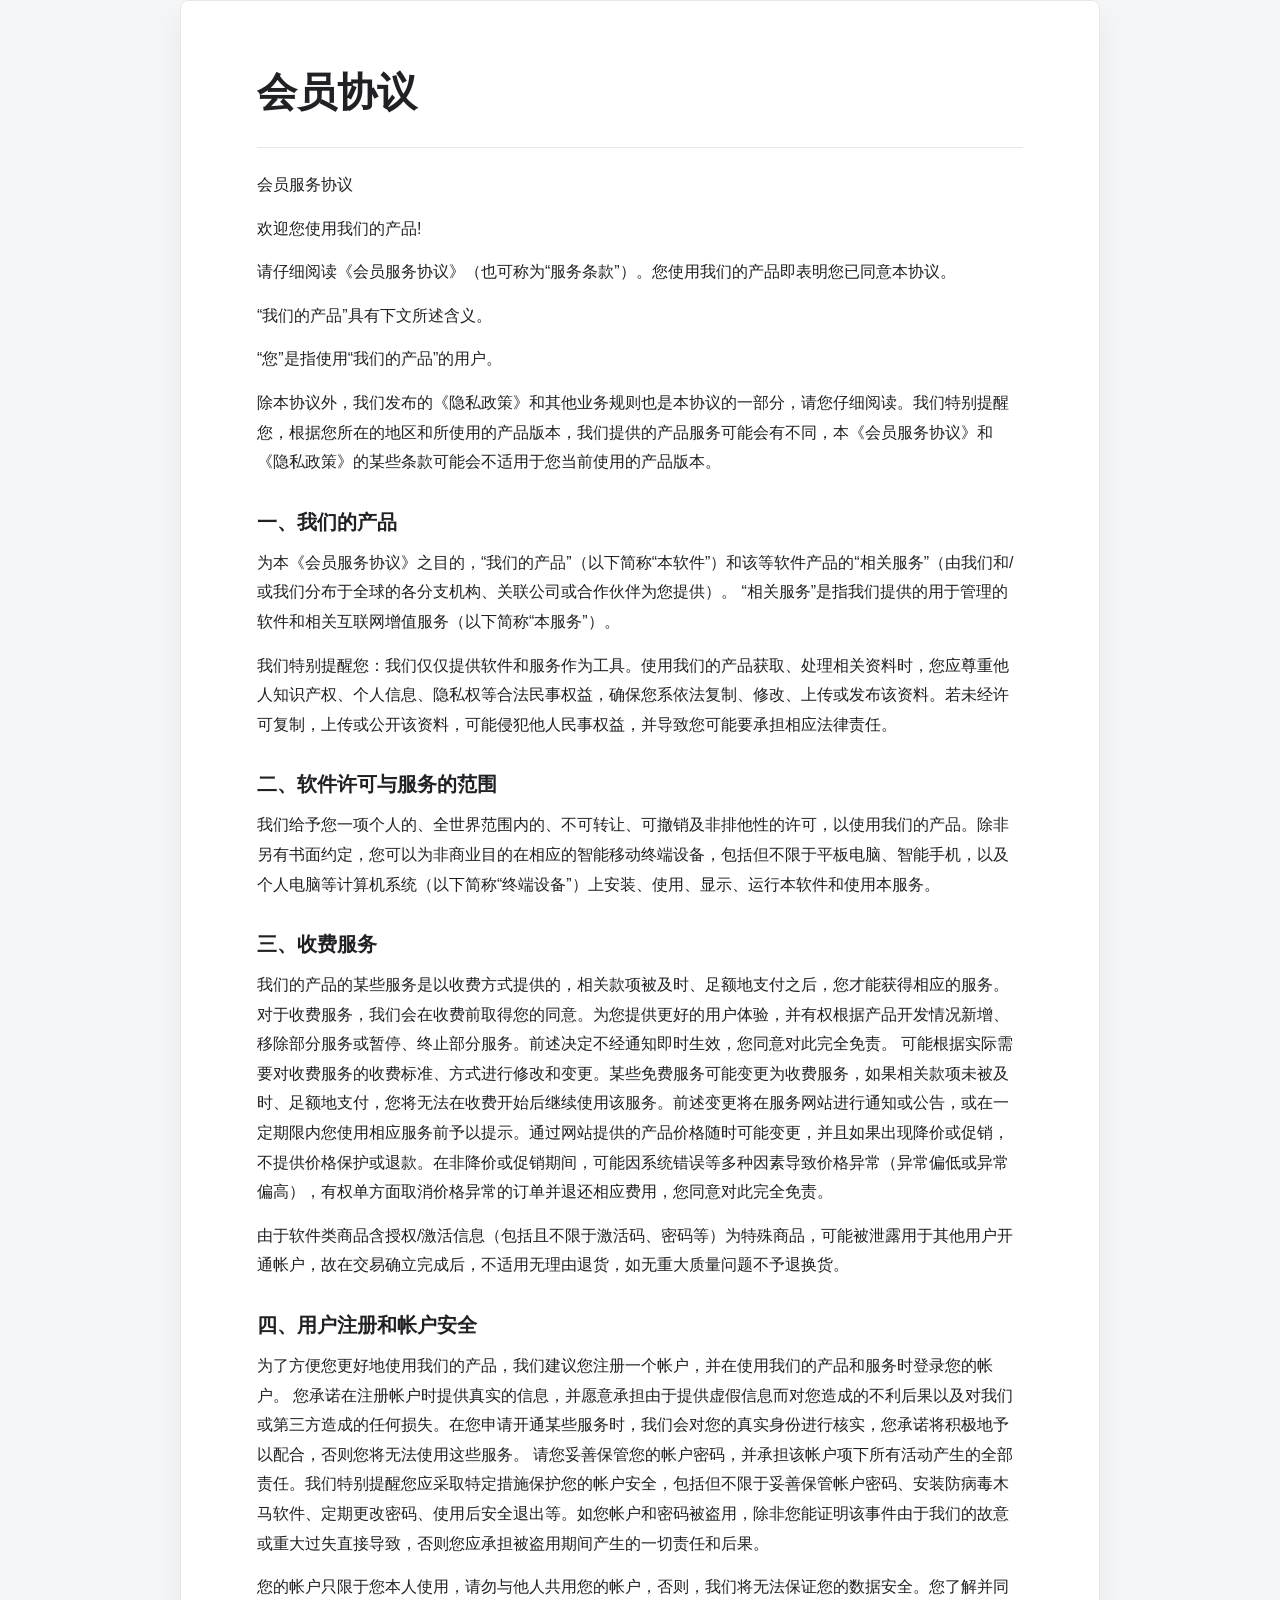
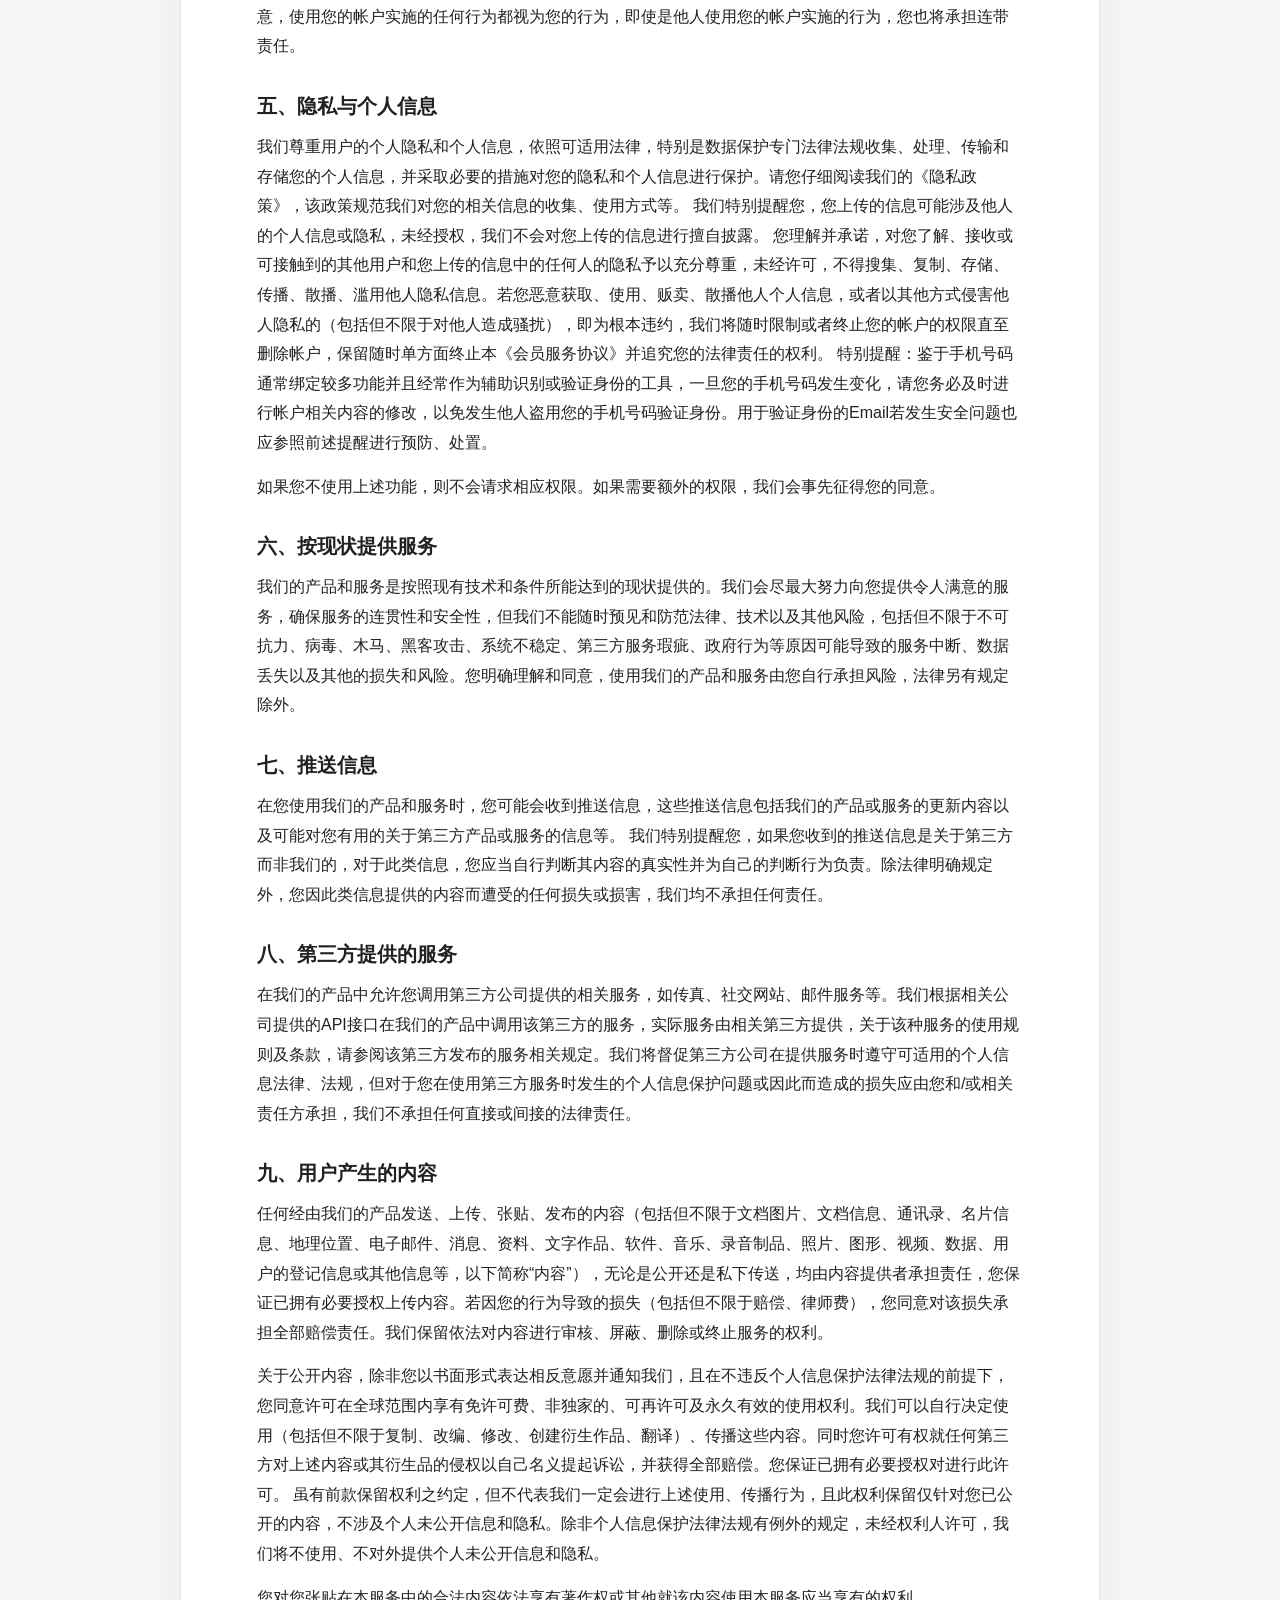
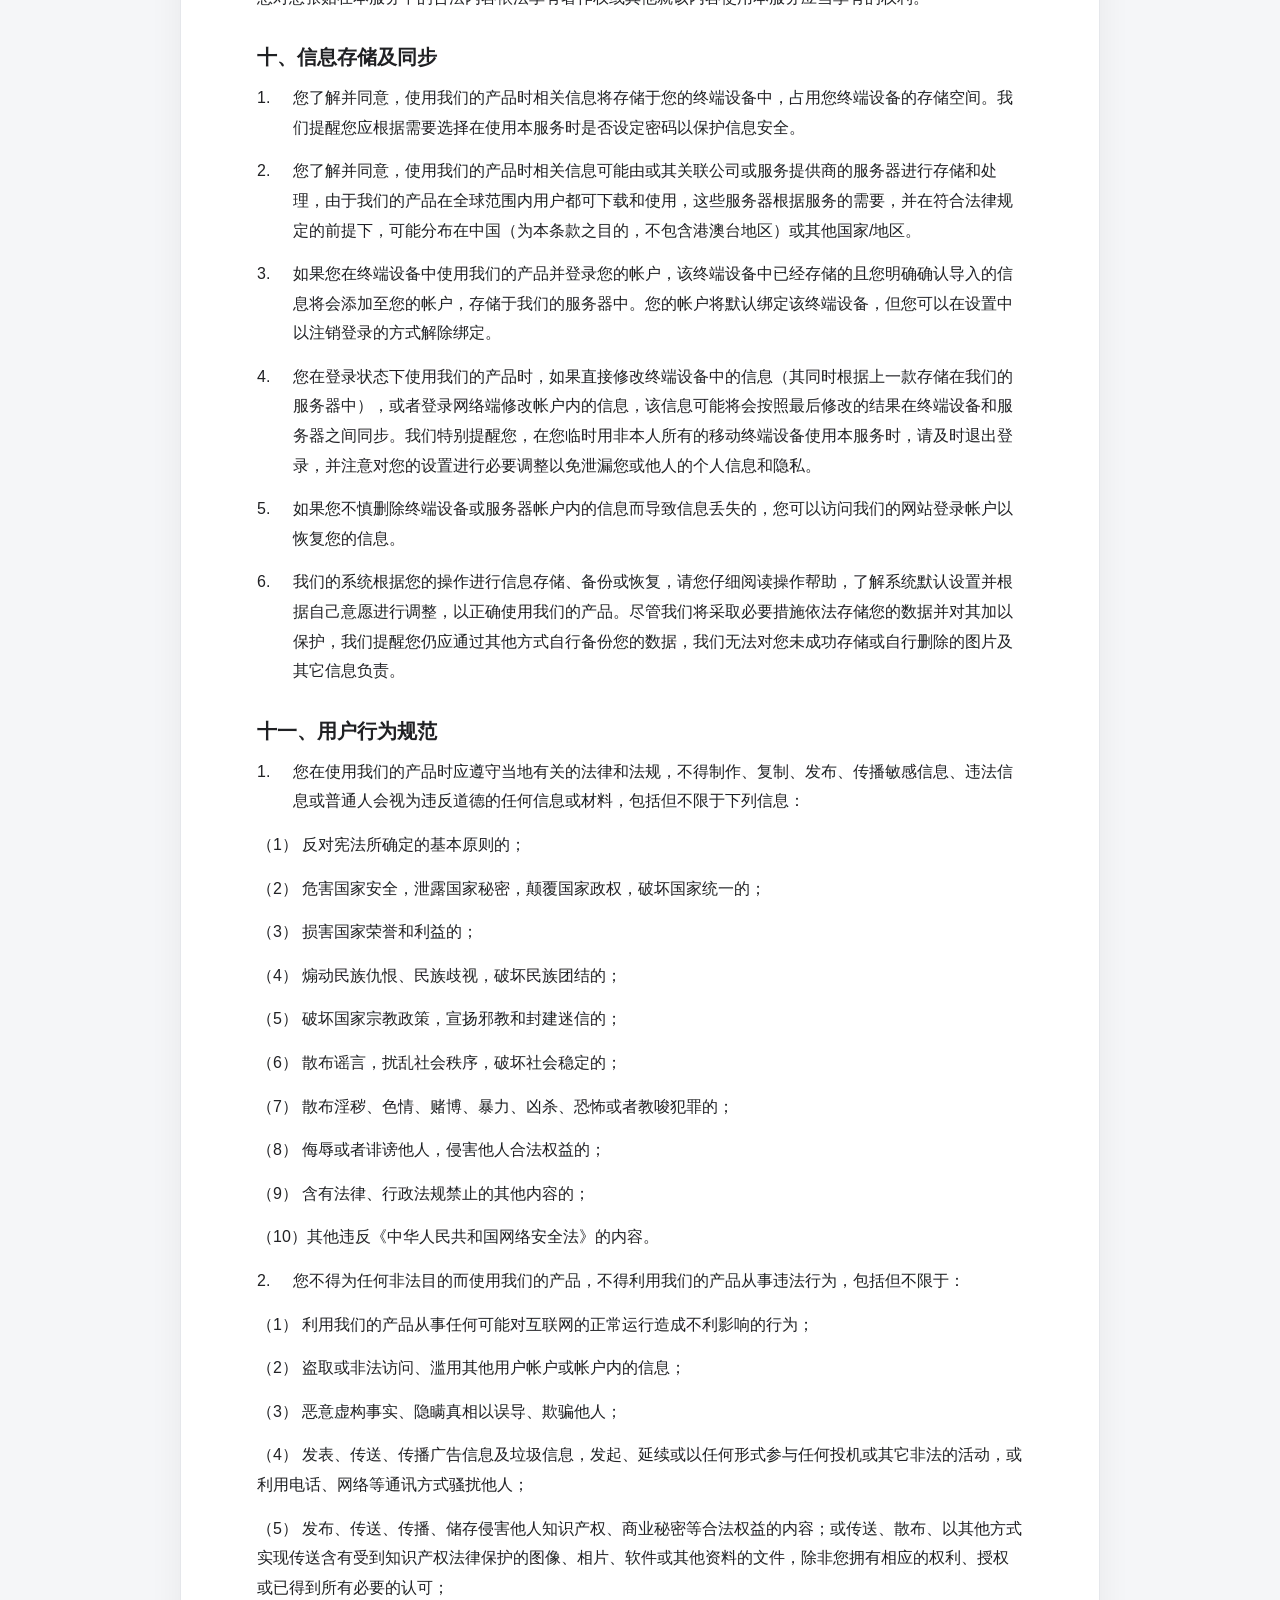
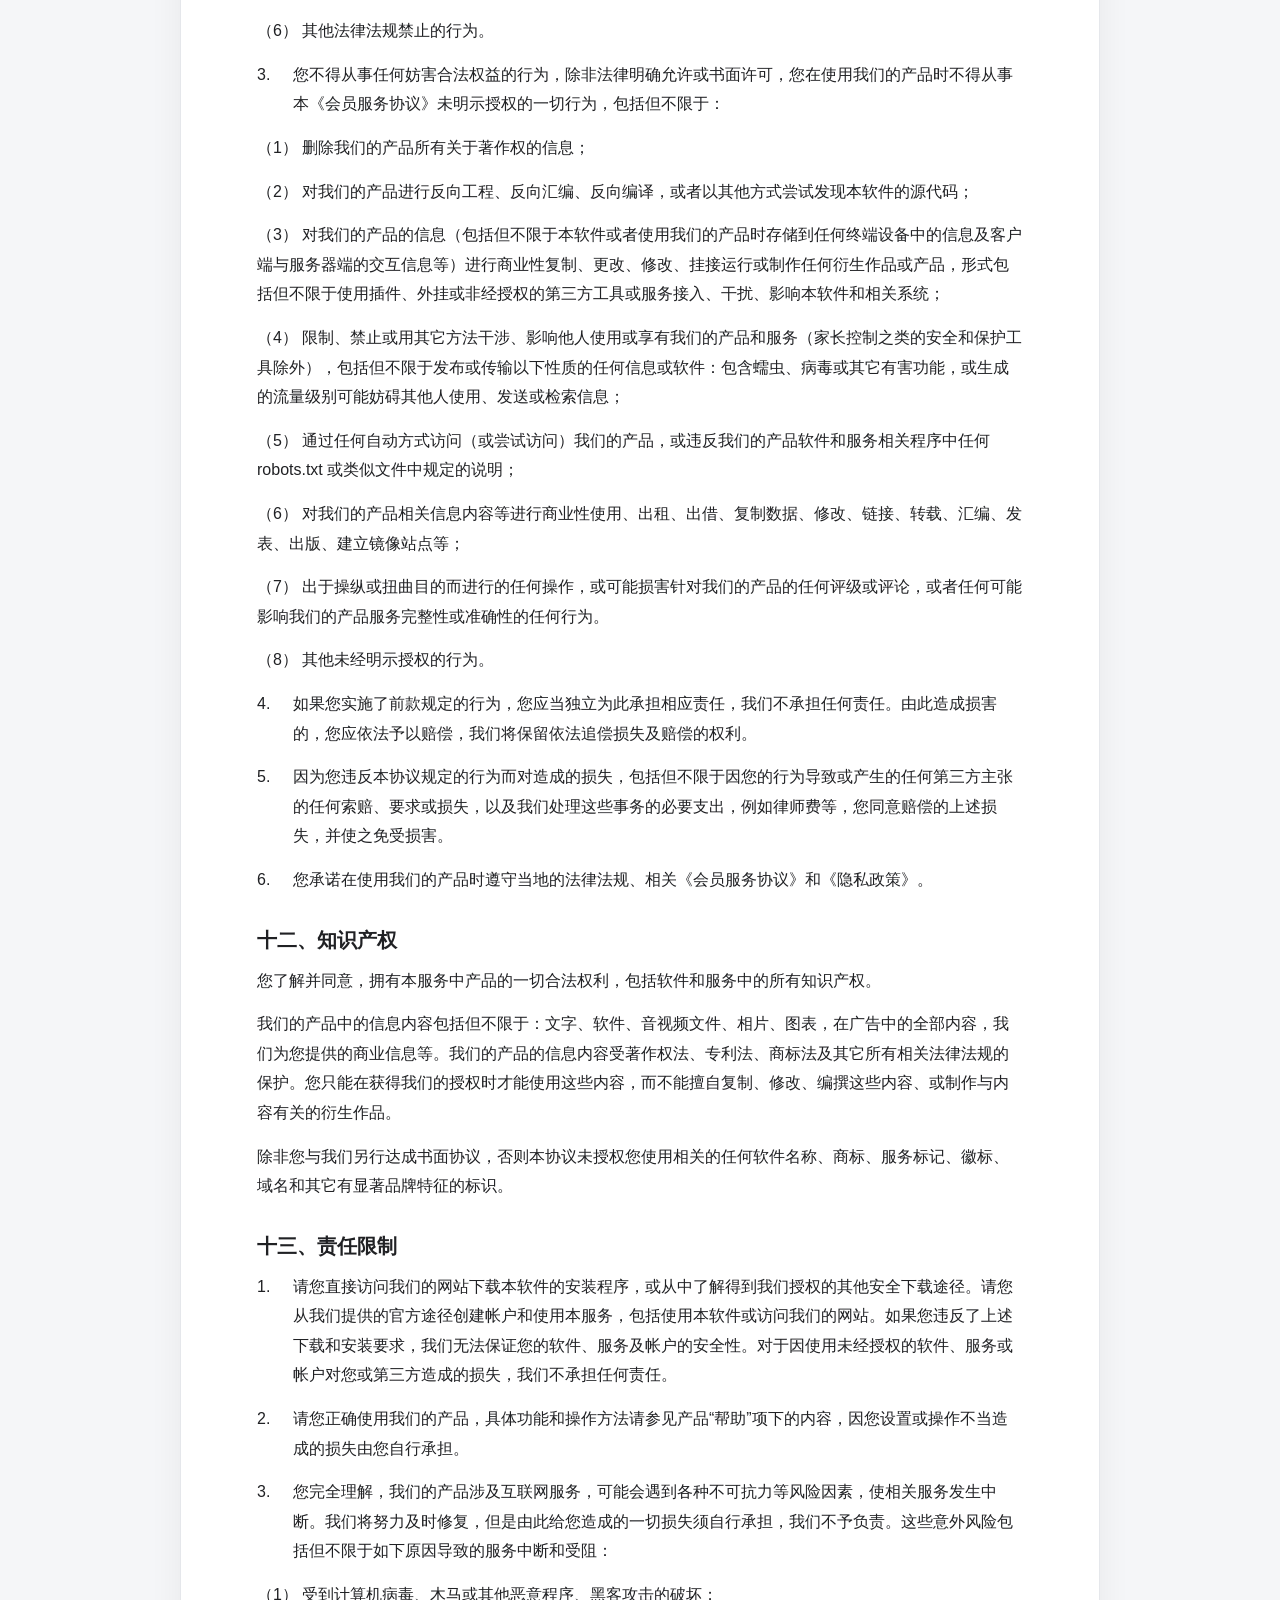
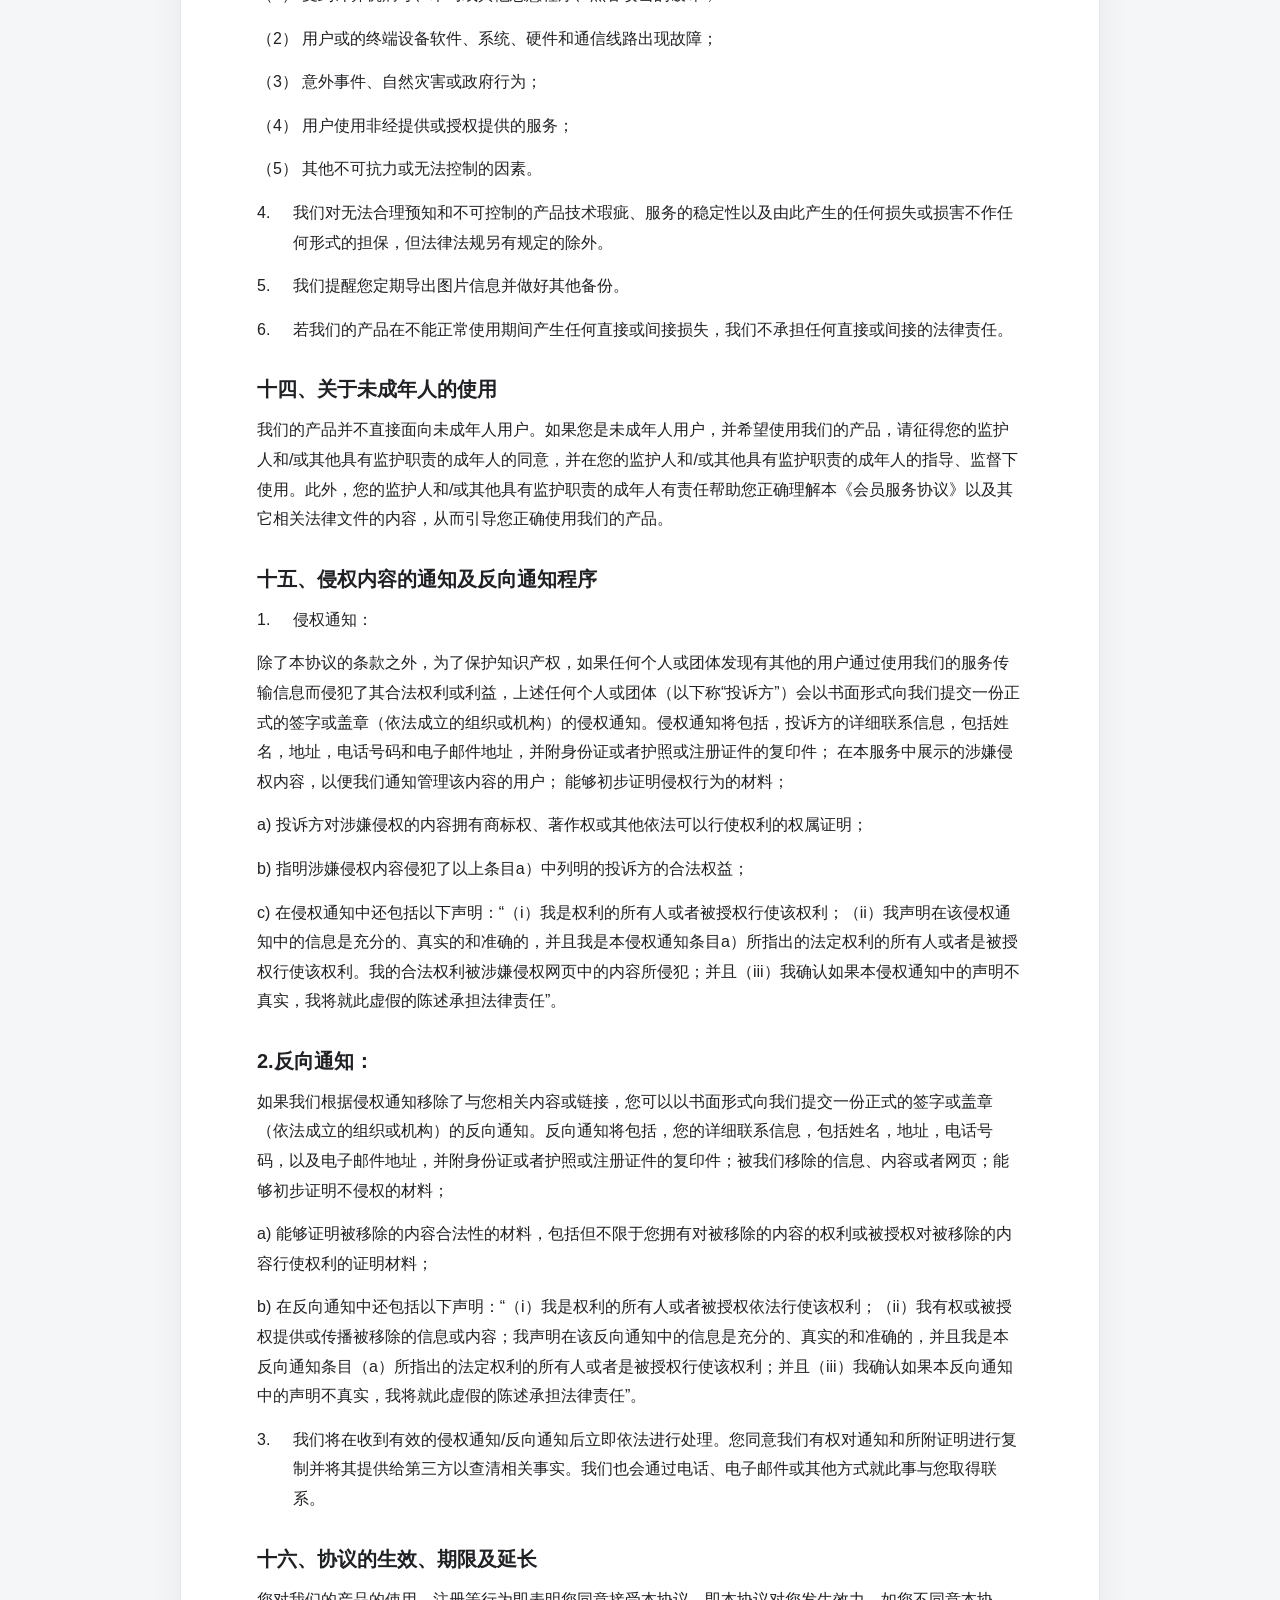
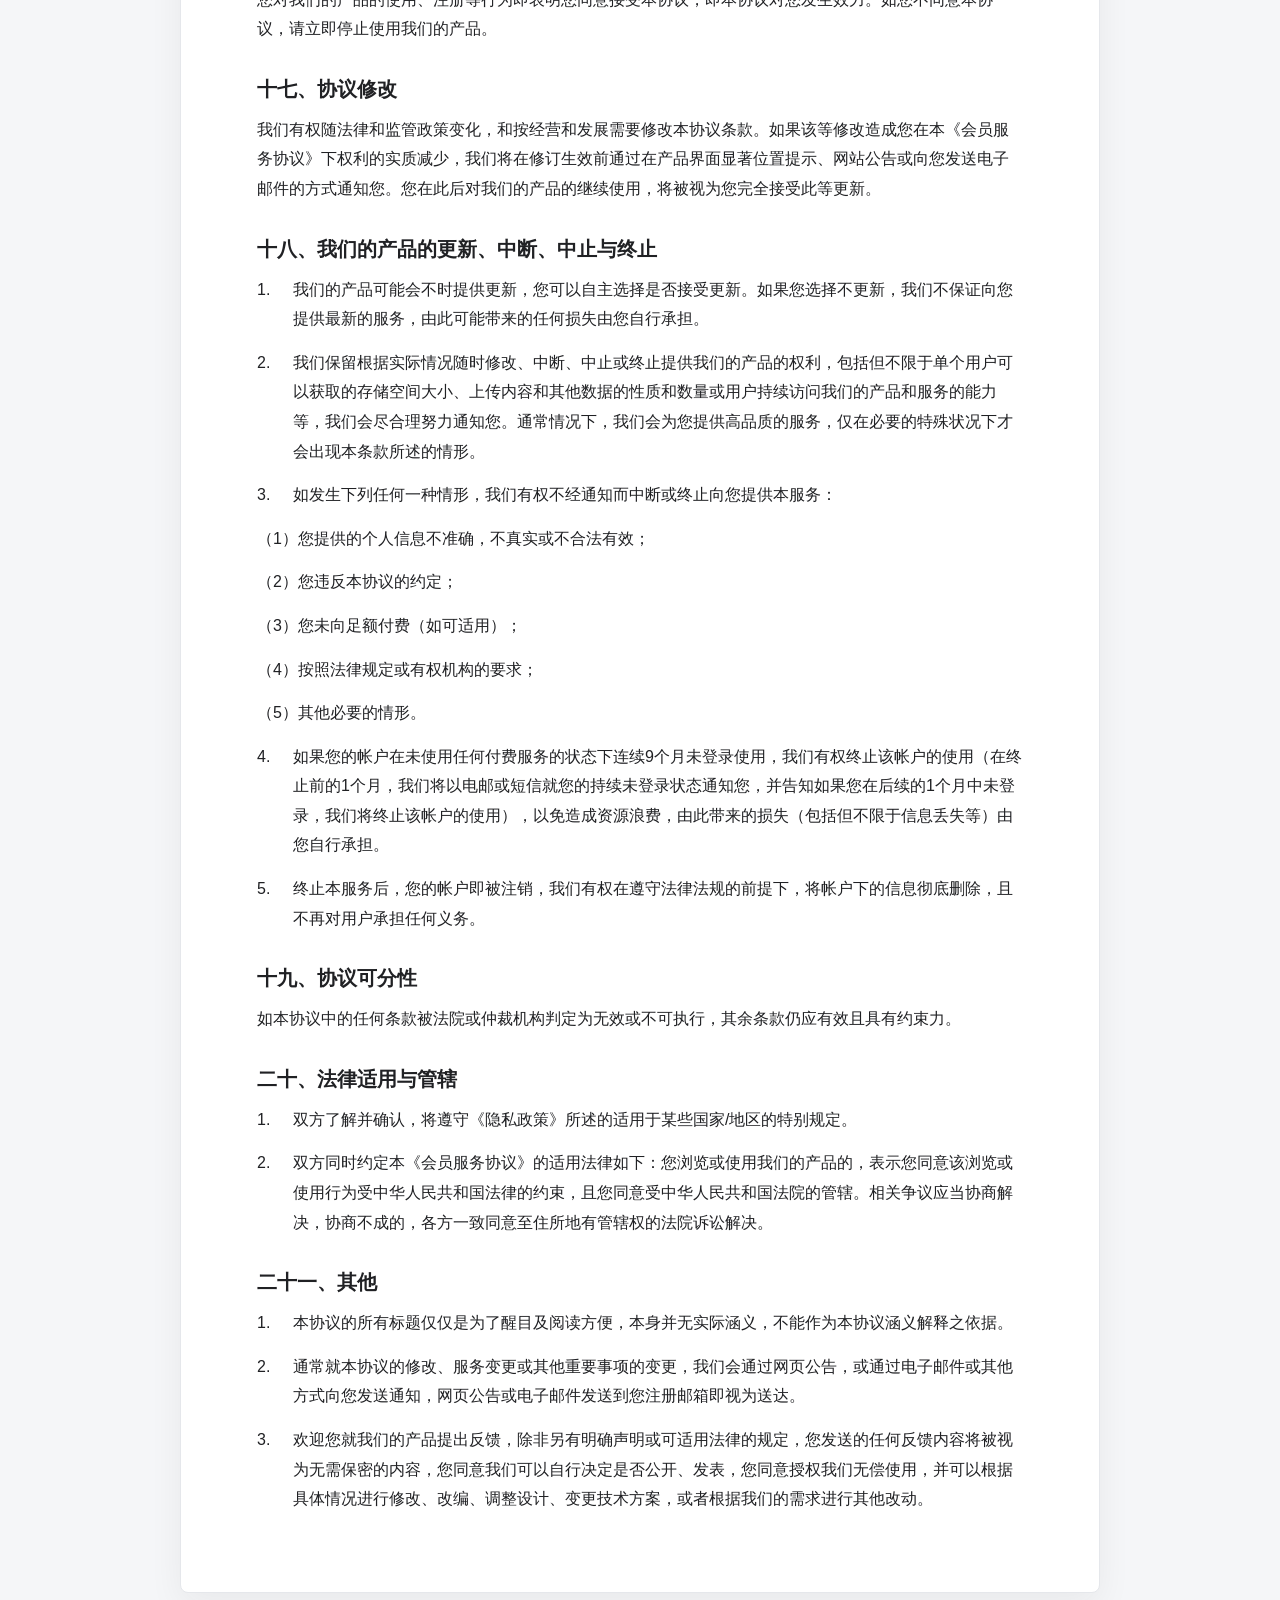
<file: docs/lzwuser/membership-agreement.html>
<!doctype html>
<html lang="zh-CN"><head>
  <meta charset="utf-8">
  <meta name="viewport" content="width=device-width, initial-scale=1">
  <title>会员协议</title>
  <link rel="stylesheet" href="../legal/legal.css">
</head>
<body>
  <main class="reading-page">
    <article class="document">
      <header class="document-header">
        <h1>会员协议</h1>
      </header>
      <section class="content">
<p>会员服务协议</p>
<p>欢迎您使用我们的产品!</p>
<p>请仔细阅读《会员服务协议》（也可称为“服务条款”）。您使用我们的产品即表明您已同意本协议。</p>
<p>“我们的产品”具有下文所述含义。</p>
<p>“您”是指使用“我们的产品”的用户。</p>
<p>除本协议外，我们发布的《隐私政策》和其他业务规则也是本协议的一部分，请您仔细阅读。我们特别提醒您，根据您所在的地区和所使用的产品版本，我们提供的产品服务可能会有不同，本《会员服务协议》和《隐私政策》的某些条款可能会不适用于您当前使用的产品版本。</p>
<h2>一、我们的产品</h2>
<p>为本《会员服务协议》之目的，“我们的产品”（以下简称“本软件”）和该等软件产品的“相关服务”（由我们和/或我们分布于全球的各分支机构、关联公司或合作伙伴为您提供）。 “相关服务”是指我们提供的用于管理的软件和相关互联网增值服务（以下简称“本服务”）。</p>
<p>我们特别提醒您：我们仅仅提供软件和服务作为工具。使用我们的产品获取、处理相关资料时，您应尊重他人知识产权、个人信息、隐私权等合法民事权益，确保您系依法复制、修改、上传或发布该资料。若未经许可复制，上传或公开该资料，可能侵犯他人民事权益，并导致您可能要承担相应法律责任。</p>
<h2>二、软件许可与服务的范围</h2>
<p>我们给予您一项个人的、全世界范围内的、不可转让、可撤销及非排他性的许可，以使用我们的产品。除非另有书面约定，您可以为非商业目的在相应的智能移动终端设备，包括但不限于平板电脑、智能手机，以及个人电脑等计算机系统（以下简称“终端设备”）上安装、使用、显示、运行本软件和使用本服务。</p>
<h2>三、收费服务</h2>
<p>我们的产品的某些服务是以收费方式提供的，相关款项被及时、足额地支付之后，您才能获得相应的服务。对于收费服务，我们会在收费前取得您的同意。为您提供更好的用户体验，并有权根据产品开发情况新增、移除部分服务或暂停、终止部分服务。前述决定不经通知即时生效，您同意对此完全免责。 可能根据实际需要对收费服务的收费标准、方式进行修改和变更。某些免费服务可能变更为收费服务，如果相关款项未被及时、足额地支付，您将无法在收费开始后继续使用该服务。前述变更将在服务网站进行通知或公告，或在一定期限内您使用相应服务前予以提示。通过网站提供的产品价格随时可能变更，并且如果出现降价或促销，不提供价格保护或退款。在非降价或促销期间，可能因系统错误等多种因素导致价格异常（异常偏低或异常偏高），有权单方面取消价格异常的订单并退还相应费用，您同意对此完全免责。</p>
<p>由于软件类商品含授权/激活信息（包括且不限于激活码、密码等）为特殊商品，可能被泄露用于其他用户开通帐户，故在交易确立完成后，不适用无理由退货，如无重大质量问题不予退换货。</p>
<h2>四、用户注册和帐户安全</h2>
<p>为了方便您更好地使用我们的产品，我们建议您注册一个帐户，并在使用我们的产品和服务时登录您的帐户。 您承诺在注册帐户时提供真实的信息，并愿意承担由于提供虚假信息而对您造成的不利后果以及对我们或第三方造成的任何损失。在您申请开通某些服务时，我们会对您的真实身份进行核实，您承诺将积极地予以配合，否则您将无法使用这些服务。 请您妥善保管您的帐户密码，并承担该帐户项下所有活动产生的全部责任。我们特别提醒您应采取特定措施保护您的帐户安全，包括但不限于妥善保管帐户密码、安装防病毒木马软件、定期更改密码、使用后安全退出等。如您帐户和密码被盗用，除非您能证明该事件由于我们的故意或重大过失直接导致，否则您应承担被盗用期间产生的一切责任和后果。</p>
<p>您的帐户只限于您本人使用，请勿与他人共用您的帐户，否则，我们将无法保证您的数据安全。您了解并同意，使用您的帐户实施的任何行为都视为您的行为，即使是他人使用您的帐户实施的行为，您也将承担连带责任。</p>
<h2>五、隐私与个人信息</h2>
<p>我们尊重用户的个人隐私和个人信息，依照可适用法律，特别是数据保护专门法律法规收集、处理、传输和存储您的个人信息，并采取必要的措施对您的隐私和个人信息进行保护。请您仔细阅读我们的《隐私政策》，该政策规范我们对您的相关信息的收集、使用方式等。 我们特别提醒您，您上传的信息可能涉及他人的个人信息或隐私，未经授权，我们不会对您上传的信息进行擅自披露。 您理解并承诺，对您了解、接收或可接触到的其他用户和您上传的信息中的任何人的隐私予以充分尊重，未经许可，不得搜集、复制、存储、传播、散播、滥用他人隐私信息。若您恶意获取、使用、贩卖、散播他人个人信息，或者以其他方式侵害他人隐私的（包括但不限于对他人造成骚扰），即为根本违约，我们将随时限制或者终止您的帐户的权限直至删除帐户，保留随时单方面终止本《会员服务协议》并追究您的法律责任的权利。 特别提醒：鉴于手机号码通常绑定较多功能并且经常作为辅助识别或验证身份的工具，一旦您的手机号码发生变化，请您务必及时进行帐户相关内容的修改，以免发生他人盗用您的手机号码验证身份。用于验证身份的Email若发生安全问题也应参照前述提醒进行预防、处置。</p>
<p>如果您不使用上述功能，则不会请求相应权限。如果需要额外的权限，我们会事先征得您的同意。</p>
<h2>六、按现状提供服务</h2>
<p>我们的产品和服务是按照现有技术和条件所能达到的现状提供的。我们会尽最大努力向您提供令人满意的服务，确保服务的连贯性和安全性，但我们不能随时预见和防范法律、技术以及其他风险，包括但不限于不可抗力、病毒、木马、黑客攻击、系统不稳定、第三方服务瑕疵、政府行为等原因可能导致的服务中断、数据丢失以及其他的损失和风险。您明确理解和同意，使用我们的产品和服务由您自行承担风险，法律另有规定除外。</p>
<h2>七、推送信息</h2>
<p>在您使用我们的产品和服务时，您可能会收到推送信息，这些推送信息包括我们的产品或服务的更新内容以及可能对您有用的关于第三方产品或服务的信息等。 我们特别提醒您，如果您收到的推送信息是关于第三方而非我们的，对于此类信息，您应当自行判断其内容的真实性并为自己的判断行为负责。除法律明确规定外，您因此类信息提供的内容而遭受的任何损失或损害，我们均不承担任何责任。</p>
<h2>八、第三方提供的服务</h2>
<p>在我们的产品中允许您调用第三方公司提供的相关服务，如传真、社交网站、邮件服务等。我们根据相关公司提供的API接口在我们的产品中调用该第三方的服务，实际服务由相关第三方提供，关于该种服务的使用规则及条款，请参阅该第三方发布的服务相关规定。我们将督促第三方公司在提供服务时遵守可适用的个人信息法律、法规，但对于您在使用第三方服务时发生的个人信息保护问题或因此而造成的损失应由您和/或相关责任方承担，我们不承担任何直接或间接的法律责任。</p>
<h2>九、用户产生的内容</h2>
<p>任何经由我们的产品发送、上传、张贴、发布的内容（包括但不限于文档图片、文档信息、通讯录、名片信息、地理位置、电子邮件、消息、资料、文字作品、软件、音乐、录音制品、照片、图形、视频、数据、用户的登记信息或其他信息等，以下简称“内容”），无论是公开还是私下传送，均由内容提供者承担责任，您保证已拥有必要授权上传内容。若因您的行为导致的损失（包括但不限于赔偿、律师费），您同意对该损失承担全部赔偿责任。我们保留依法对内容进行审核、屏蔽、删除或终止服务的权利。</p>
<p>关于公开内容，除非您以书面形式表达相反意愿并通知我们，且在不违反个人信息保护法律法规的前提下，您同意许可在全球范围内享有免许可费、非独家的、可再许可及永久有效的使用权利。我们可以自行决定使用（包括但不限于复制、改编、修改、创建衍生作品、翻译）、传播这些内容。同时您许可有权就任何第三方对上述内容或其衍生品的侵权以自己名义提起诉讼，并获得全部赔偿。您保证已拥有必要授权对进行此许可。 虽有前款保留权利之约定，但不代表我们一定会进行上述使用、传播行为，且此权利保留仅针对您已公开的内容，不涉及个人未公开信息和隐私。除非个人信息保护法律法规有例外的规定，未经权利人许可，我们将不使用、不对外提供个人未公开信息和隐私。</p>
<p>您对您张贴在本服务中的合法内容依法享有著作权或其他就该内容使用本服务应当享有的权利。</p>
<h2>十、信息存储及同步</h2>
<p class="ordered"><span class="marker">1.</span>您了解并同意，使用我们的产品时相关信息将存储于您的终端设备中，占用您终端设备的存储空间。我们提醒您应根据需要选择在使用本服务时是否设定密码以保护信息安全。</p>
<p class="ordered"><span class="marker">2.</span>您了解并同意，使用我们的产品时相关信息可能由或其关联公司或服务提供商的服务器进行存储和处理，由于我们的产品在全球范围内用户都可下载和使用，这些服务器根据服务的需要，并在符合法律规定的前提下，可能分布在中国（为本条款之目的，不包含港澳台地区）或其他国家/地区。</p>
<p class="ordered"><span class="marker">3.</span>如果您在终端设备中使用我们的产品并登录您的帐户，该终端设备中已经存储的且您明确确认导入的信息将会添加至您的帐户，存储于我们的服务器中。您的帐户将默认绑定该终端设备，但您可以在设置中以注销登录的方式解除绑定。</p>
<p class="ordered"><span class="marker">4.</span>您在登录状态下使用我们的产品时，如果直接修改终端设备中的信息（其同时根据上一款存储在我们的服务器中），或者登录网络端修改帐户内的信息，该信息可能将会按照最后修改的结果在终端设备和服务器之间同步。我们特别提醒您，在您临时用非本人所有的移动终端设备使用本服务时，请及时退出登录，并注意对您的设置进行必要调整以免泄漏您或他人的个人信息和隐私。</p>
<p class="ordered"><span class="marker">5.</span>如果您不慎删除终端设备或服务器帐户内的信息而导致信息丢失的，您可以访问我们的网站登录帐户以恢复您的信息。</p>
<p class="ordered"><span class="marker">6.</span>我们的系统根据您的操作进行信息存储、备份或恢复，请您仔细阅读操作帮助，了解系统默认设置并根据自己意愿进行调整，以正确使用我们的产品。尽管我们将采取必要措施依法存储您的数据并对其加以保护，我们提醒您仍应通过其他方式自行备份您的数据，我们无法对您未成功存储或自行删除的图片及其它信息负责。</p>
<h2>十一、用户行为规范</h2>
<p class="ordered"><span class="marker">1.</span>您在使用我们的产品时应遵守当地有关的法律和法规，不得制作、复制、发布、传播敏感信息、违法信息或普通人会视为违反道德的任何信息或材料，包括但不限于下列信息：</p>
<p>（1） 反对宪法所确定的基本原则的；</p>
<p>（2） 危害国家安全，泄露国家秘密，颠覆国家政权，破坏国家统一的；</p>
<p>（3） 损害国家荣誉和利益的；</p>
<p>（4） 煽动民族仇恨、民族歧视，破坏民族团结的；</p>
<p>（5） 破坏国家宗教政策，宣扬邪教和封建迷信的；</p>
<p>（6） 散布谣言，扰乱社会秩序，破坏社会稳定的；</p>
<p>（7） 散布淫秽、色情、赌博、暴力、凶杀、恐怖或者教唆犯罪的；</p>
<p>（8） 侮辱或者诽谤他人，侵害他人合法权益的；</p>
<p>（9） 含有法律、行政法规禁止的其他内容的；</p>
<p>（10）其他违反《中华人民共和国网络安全法》的内容。</p>
<p class="ordered"><span class="marker">2.</span>您不得为任何非法目的而使用我们的产品，不得利用我们的产品从事违法行为，包括但不限于：</p>
<p>（1） 利用我们的产品从事任何可能对互联网的正常运行造成不利影响的行为；</p>
<p>（2） 盗取或非法访问、滥用其他用户帐户或帐户内的信息；</p>
<p>（3） 恶意虚构事实、隐瞒真相以误导、欺骗他人；</p>
<p>（4） 发表、传送、传播广告信息及垃圾信息，发起、延续或以任何形式参与任何投机或其它非法的活动，或利用电话、网络等通讯方式骚扰他人；</p>
<p>（5） 发布、传送、传播、储存侵害他人知识产权、商业秘密等合法权益的内容；或传送、散布、以其他方式实现传送含有受到知识产权法律保护的图像、相片、软件或其他资料的文件，除非您拥有相应的权利、授权或已得到所有必要的认可；</p>
<p>（6） 其他法律法规禁止的行为。</p>
<p class="ordered"><span class="marker">3.</span>您不得从事任何妨害合法权益的行为，除非法律明确允许或书面许可，您在使用我们的产品时不得从事本《会员服务协议》未明示授权的一切行为，包括但不限于：</p>
<p>（1） 删除我们的产品所有关于著作权的信息；</p>
<p>（2） 对我们的产品进行反向工程、反向汇编、反向编译，或者以其他方式尝试发现本软件的源代码；</p>
<p>（3） 对我们的产品的信息（包括但不限于本软件或者使用我们的产品时存储到任何终端设备中的信息及客户端与服务器端的交互信息等）进行商业性复制、更改、修改、挂接运行或制作任何衍生作品或产品，形式包括但不限于使用插件、外挂或非经授权的第三方工具或服务接入、干扰、影响本软件和相关系统；</p>
<p>（4） 限制、禁止或用其它方法干涉、影响他人使用或享有我们的产品和服务（家长控制之类的安全和保护工具除外），包括但不限于发布或传输以下性质的任何信息或软件：包含蠕虫、病毒或其它有害功能，或生成的流量级别可能妨碍其他人使用、发送或检索信息；</p>
<p>（5） 通过任何自动方式访问（或尝试访问）我们的产品，或违反我们的产品软件和服务相关程序中任何 robots.txt 或类似文件中规定的说明；</p>
<p>（6） 对我们的产品相关信息内容等进行商业性使用、出租、出借、复制数据、修改、链接、转载、汇编、发表、出版、建立镜像站点等；</p>
<p>（7） 出于操纵或扭曲目的而进行的任何操作，或可能损害针对我们的产品的任何评级或评论，或者任何可能影响我们的产品服务完整性或准确性的任何行为。</p>
<p>（8） 其他未经明示授权的行为。</p>
<p class="ordered"><span class="marker">4.</span>如果您实施了前款规定的行为，您应当独立为此承担相应责任，我们不承担任何责任。由此造成损害的，您应依法予以赔偿，我们将保留依法追偿损失及赔偿的权利。</p>
<p class="ordered"><span class="marker">5.</span>因为您违反本协议规定的行为而对造成的损失，包括但不限于因您的行为导致或产生的任何第三方主张的任何索赔、要求或损失，以及我们处理这些事务的必要支出，例如律师费等，您同意赔偿的上述损失，并使之免受损害。</p>
<p class="ordered"><span class="marker">6.</span>您承诺在使用我们的产品时遵守当地的法律法规、相关《会员服务协议》和《隐私政策》。</p>
<h2>十二、知识产权</h2>
<p>您了解并同意，拥有本服务中产品的一切合法权利，包括软件和服务中的所有知识产权。</p>
<p>我们的产品中的信息内容包括但不限于：文字、软件、音视频文件、相片、图表，在广告中的全部内容，我们为您提供的商业信息等。我们的产品的信息内容受著作权法、专利法、商标法及其它所有相关法律法规的保护。您只能在获得我们的授权时才能使用这些内容，而不能擅自复制、修改、编撰这些内容、或制作与内容有关的衍生作品。</p>
<p>除非您与我们另行达成书面协议，否则本协议未授权您使用相关的任何软件名称、商标、服务标记、徽标、域名和其它有显著品牌特征的标识。</p>
<h2>十三、责任限制</h2>
<p class="ordered"><span class="marker">1.</span>请您直接访问我们的网站下载本软件的安装程序，或从中了解得到我们授权的其他安全下载途径。请您从我们提供的官方途径创建帐户和使用本服务，包括使用本软件或访问我们的网站。如果您违反了上述下载和安装要求，我们无法保证您的软件、服务及帐户的安全性。对于因使用未经授权的软件、服务或帐户对您或第三方造成的损失，我们不承担任何责任。</p>
<p class="ordered"><span class="marker">2.</span>请您正确使用我们的产品，具体功能和操作方法请参见产品“帮助”项下的内容，因您设置或操作不当造成的损失由您自行承担。</p>
<p class="ordered"><span class="marker">3.</span>您完全理解，我们的产品涉及互联网服务，可能会遇到各种不可抗力等风险因素，使相关服务发生中断。我们将努力及时修复，但是由此给您造成的一切损失须自行承担，我们不予负责。这些意外风险包括但不限于如下原因导致的服务中断和受阻：</p>
<p>（1） 受到计算机病毒、木马或其他恶意程序、黑客攻击的破坏；</p>
<p>（2） 用户或的终端设备软件、系统、硬件和通信线路出现故障；</p>
<p>（3） 意外事件、自然灾害或政府行为；</p>
<p>（4） 用户使用非经提供或授权提供的服务；</p>
<p>（5） 其他不可抗力或无法控制的因素。</p>
<p class="ordered"><span class="marker">4.</span>我们对无法合理预知和不可控制的产品技术瑕疵、服务的稳定性以及由此产生的任何损失或损害不作任何形式的担保，但法律法规另有规定的除外。</p>
<p class="ordered"><span class="marker">5.</span>我们提醒您定期导出图片信息并做好其他备份。</p>
<p class="ordered"><span class="marker">6.</span>若我们的产品在不能正常使用期间产生任何直接或间接损失，我们不承担任何直接或间接的法律责任。</p>
<h2>十四、关于未成年人的使用</h2>
<p>我们的产品并不直接面向未成年人用户。如果您是未成年人用户，并希望使用我们的产品，请征得您的监护人和/或其他具有监护职责的成年人的同意，并在您的监护人和/或其他具有监护职责的成年人的指导、监督下使用。此外，您的监护人和/或其他具有监护职责的成年人有责任帮助您正确理解本《会员服务协议》以及其它相关法律文件的内容，从而引导您正确使用我们的产品。</p>
<h2>十五、侵权内容的通知及反向通知程序</h2>
<p class="ordered"><span class="marker">1.</span>侵权通知：</p>
<p>除了本协议的条款之外，为了保护知识产权，如果任何个人或团体发现有其他的用户通过使用我们的服务传输信息而侵犯了其合法权利或利益，上述任何个人或团体（以下称“投诉方”）会以书面形式向我们提交一份正式的签字或盖章（依法成立的组织或机构）的侵权通知。侵权通知将包括，投诉方的详细联系信息，包括姓名，地址，电话号码和电子邮件地址，并附身份证或者护照或注册证件的复印件； 在本服务中展示的涉嫌侵权内容，以便我们通知管理该内容的用户； 能够初步证明侵权行为的材料；</p>
<p>a) 投诉方对涉嫌侵权的内容拥有商标权、著作权或其他依法可以行使权利的权属证明；</p>
<p>b) 指明涉嫌侵权内容侵犯了以上条目a）中列明的投诉方的合法权益；</p>
<p>c) 在侵权通知中还包括以下声明：“（i）我是权利的所有人或者被授权行使该权利；（ii）我声明在该侵权通知中的信息是充分的、真实的和准确的，并且我是本侵权通知条目a）所指出的法定权利的所有人或者是被授权行使该权利。我的合法权利被涉嫌侵权网页中的内容所侵犯；并且（iii）我确认如果本侵权通知中的声明不真实，我将就此虚假的陈述承担法律责任”。</p>
<h2>2.反向通知：</h2>
<p>如果我们根据侵权通知移除了与您相关内容或链接，您可以以书面形式向我们提交一份正式的签字或盖章（依法成立的组织或机构）的反向通知。反向通知将包括，您的详细联系信息，包括姓名，地址，电话号码，以及电子邮件地址，并附身份证或者护照或注册证件的复印件；被我们移除的信息、内容或者网页；能够初步证明不侵权的材料；</p>
<p>a) 能够证明被移除的内容合法性的材料，包括但不限于您拥有对被移除的内容的权利或被授权对被移除的内容行使权利的证明材料；</p>
<p>b) 在反向通知中还包括以下声明：“（i）我是权利的所有人或者被授权依法行使该权利；（ii）我有权或被授权提供或传播被移除的信息或内容；我声明在该反向通知中的信息是充分的、真实的和准确的，并且我是本反向通知条目（a）所指出的法定权利的所有人或者是被授权行使该权利；并且（iii）我确认如果本反向通知中的声明不真实，我将就此虚假的陈述承担法律责任”。</p>
<p class="ordered"><span class="marker">3.</span>我们将在收到有效的侵权通知/反向通知后立即依法进行处理。您同意我们有权对通知和所附证明进行复制并将其提供给第三方以查清相关事实。我们也会通过电话、电子邮件或其他方式就此事与您取得联系。</p>
<h2>十六、协议的生效、期限及延长</h2>
<p>您对我们的产品的使用、注册等行为即表明您同意接受本协议，即本协议对您发生效力。如您不同意本协议，请立即停止使用我们的产品。</p>
<h2>十七、协议修改</h2>
<p>我们有权随法律和监管政策变化，和按经营和发展需要修改本协议条款。如果该等修改造成您在本《会员服务协议》下权利的实质减少，我们将在修订生效前通过在产品界面显著位置提示、网站公告或向您发送电子邮件的方式通知您。您在此后对我们的产品的继续使用，将被视为您完全接受此等更新。</p>
<h2>十八、我们的产品的更新、中断、中止与终止</h2>
<p class="ordered"><span class="marker">1.</span>我们的产品可能会不时提供更新，您可以自主选择是否接受更新。如果您选择不更新，我们不保证向您提供最新的服务，由此可能带来的任何损失由您自行承担。</p>
<p class="ordered"><span class="marker">2.</span>我们保留根据实际情况随时修改、中断、中止或终止提供我们的产品的权利，包括但不限于单个用户可以获取的存储空间大小、上传内容和其他数据的性质和数量或用户持续访问我们的产品和服务的能力等，我们会尽合理努力通知您。通常情况下，我们会为您提供高品质的服务，仅在必要的特殊状况下才会出现本条款所述的情形。</p>
<p class="ordered"><span class="marker">3.</span>如发生下列任何一种情形，我们有权不经通知而中断或终止向您提供本服务：</p>
<p>（1）您提供的个人信息不准确，不真实或不合法有效；</p>
<p>（2）您违反本协议的约定；</p>
<p>（3）您未向足额付费（如可适用）；</p>
<p>（4）按照法律规定或有权机构的要求；</p>
<p>（5）其他必要的情形。</p>
<p class="ordered"><span class="marker">4.</span>如果您的帐户在未使用任何付费服务的状态下连续9个月未登录使用，我们有权终止该帐户的使用（在终止前的1个月，我们将以电邮或短信就您的持续未登录状态通知您，并告知如果您在后续的1个月中未登录，我们将终止该帐户的使用），以免造成资源浪费，由此带来的损失（包括但不限于信息丢失等）由您自行承担。</p>
<p class="ordered"><span class="marker">5.</span>终止本服务后，您的帐户即被注销，我们有权在遵守法律法规的前提下，将帐户下的信息彻底删除，且不再对用户承担任何义务。</p>
<h2>十九、协议可分性</h2>
<p>如本协议中的任何条款被法院或仲裁机构判定为无效或不可执行，其余条款仍应有效且具有约束力。</p>
<h2>二十、法律适用与管辖</h2>
<p class="ordered"><span class="marker">1.</span>双方了解并确认，将遵守《隐私政策》所述的适用于某些国家/地区的特别规定。</p>
<p class="ordered"><span class="marker">2.</span>双方同时约定本《会员服务协议》的适用法律如下：您浏览或使用我们的产品的，表示您同意该浏览或使用行为受中华人民共和国法律的约束，且您同意受中华人民共和国法院的管辖。相关争议应当协商解决，协商不成的，各方一致同意至住所地有管辖权的法院诉讼解决。</p>
<h2>二十一、其他</h2>
<p class="ordered"><span class="marker">1.</span>本协议的所有标题仅仅是为了醒目及阅读方便，本身并无实际涵义，不能作为本协议涵义解释之依据。</p>
<p class="ordered"><span class="marker">2.</span>通常就本协议的修改、服务变更或其他重要事项的变更，我们会通过网页公告，或通过电子邮件或其他方式向您发送通知，网页公告或电子邮件发送到您注册邮箱即视为送达。</p>
<p class="ordered"><span class="marker">3.</span>欢迎您就我们的产品提出反馈，除非另有明确声明或可适用法律的规定，您发送的任何反馈内容将被视为无需保密的内容，您同意我们可以自行决定是否公开、发表，您同意授权我们无偿使用，并可以根据具体情况进行修改、改编、调整设计、变更技术方案，或者根据我们的需求进行其他改动。</p>
      </section>
    </article>
  </main>


</body></html>
</file>
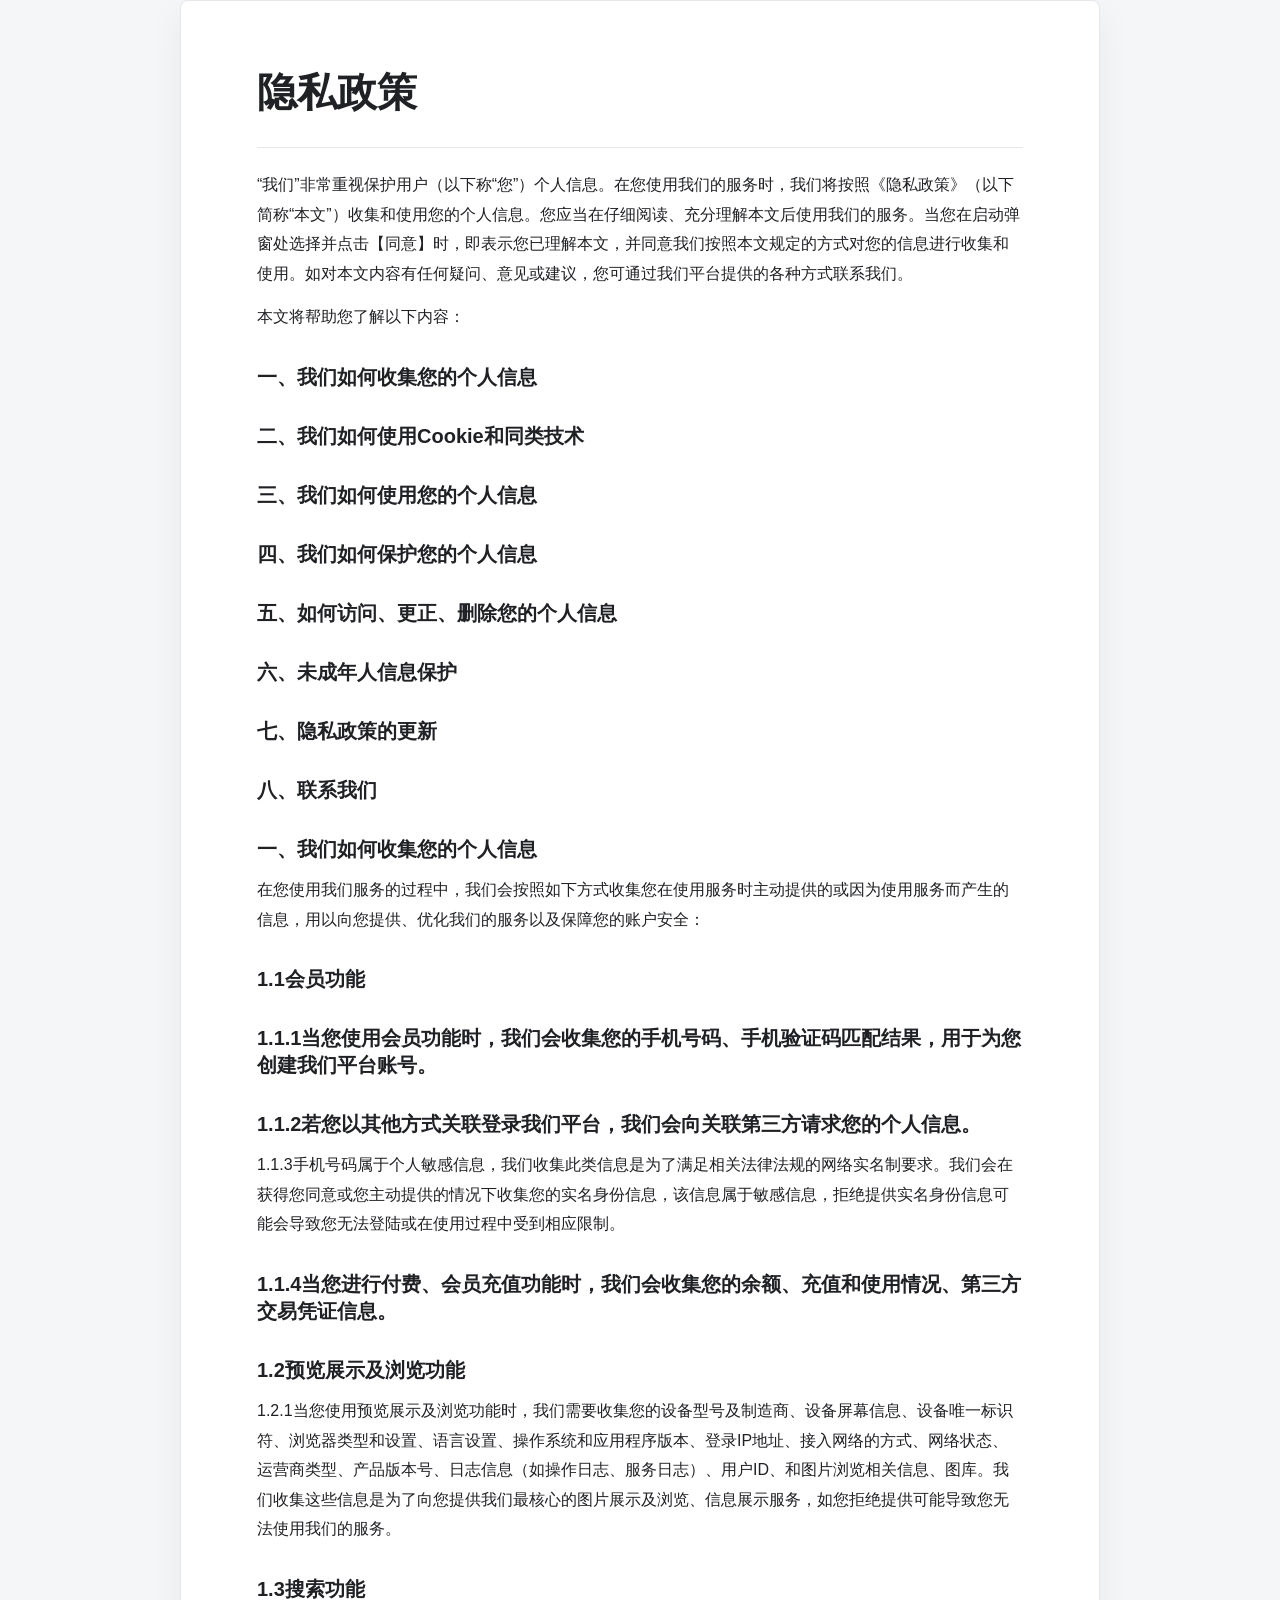
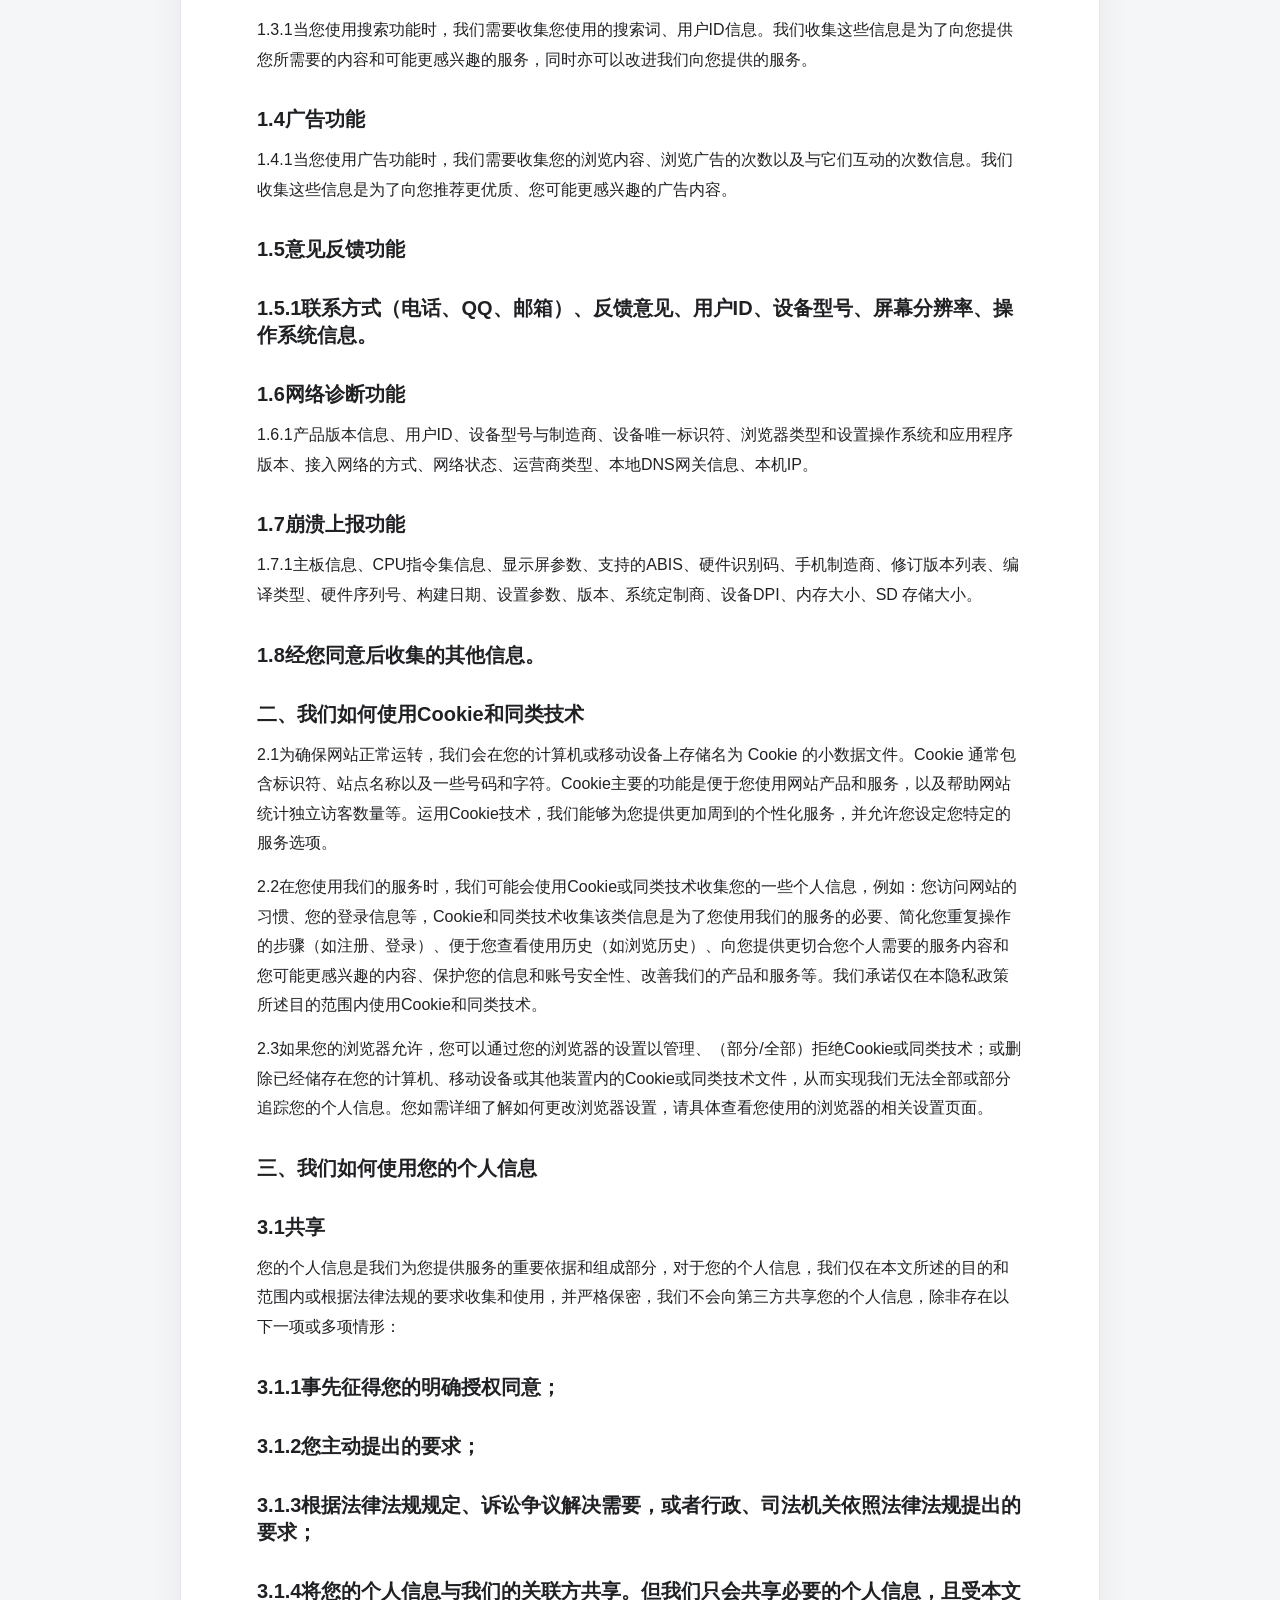
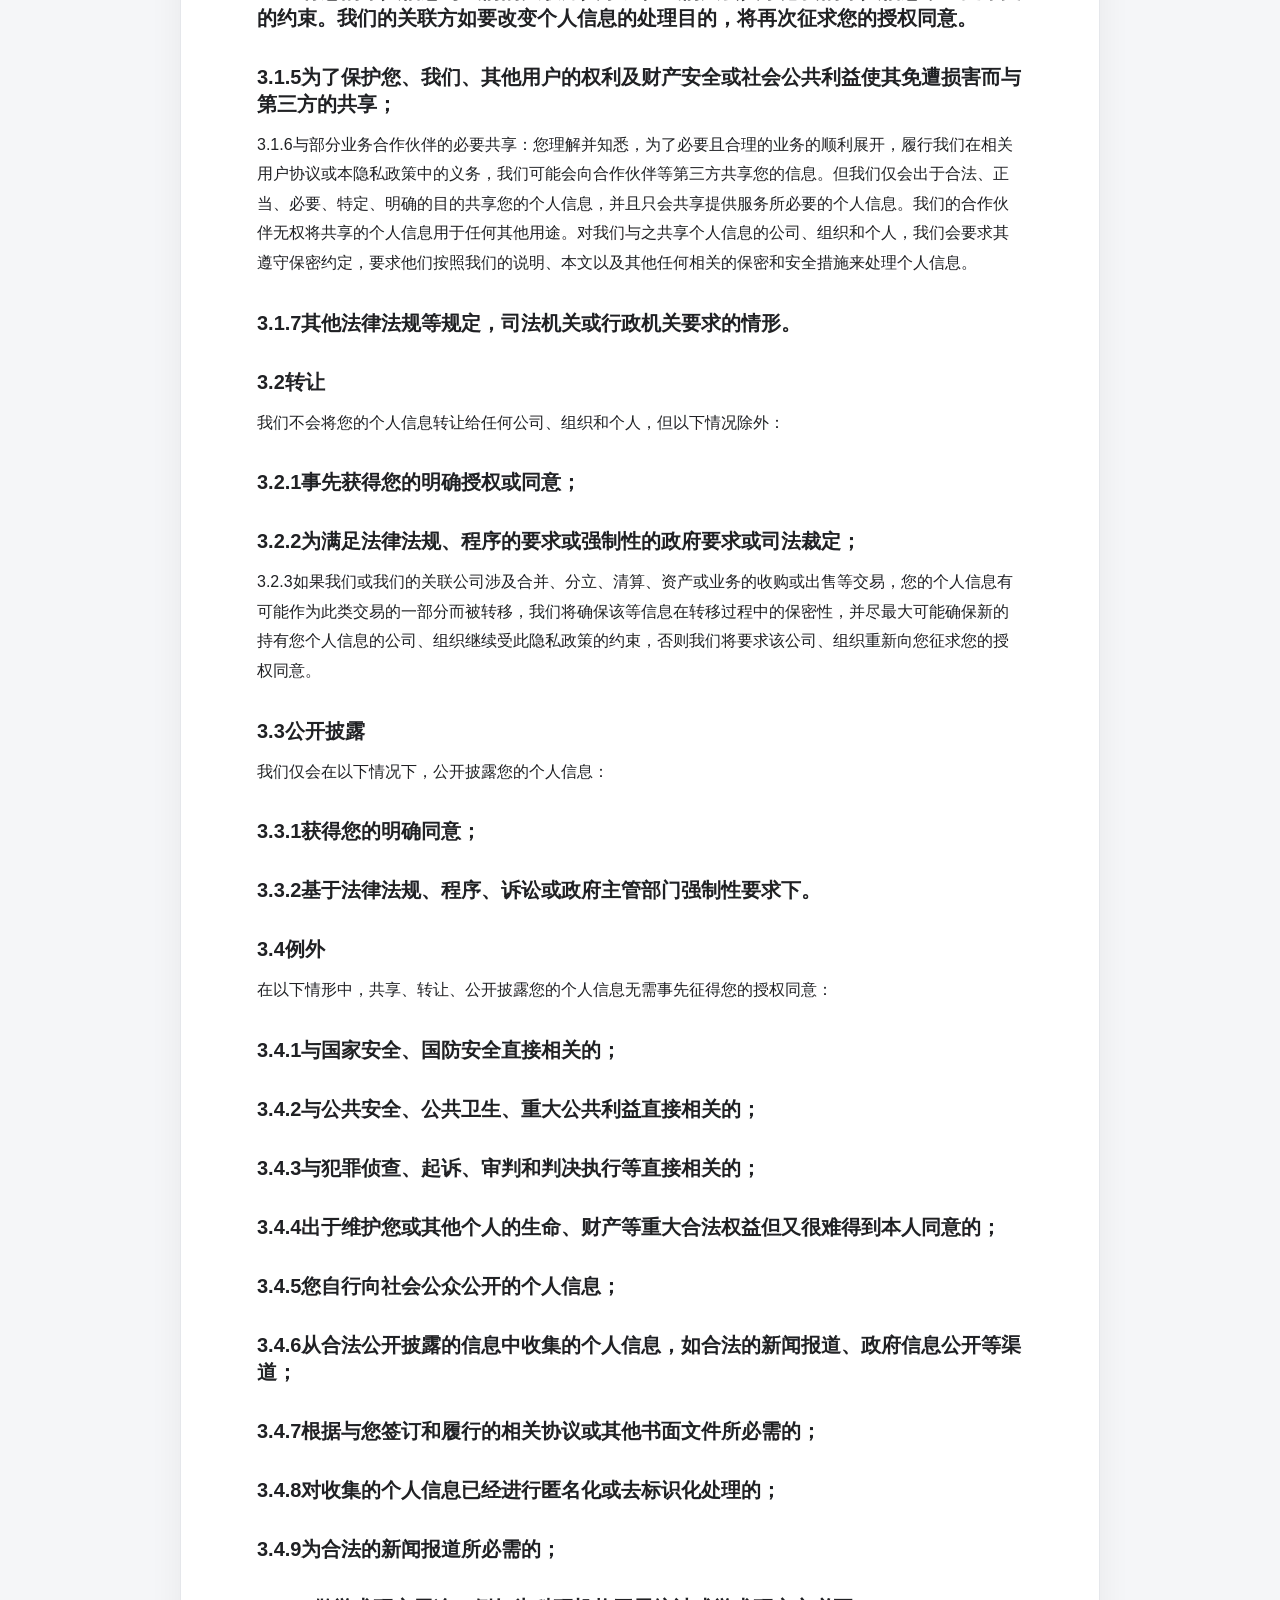
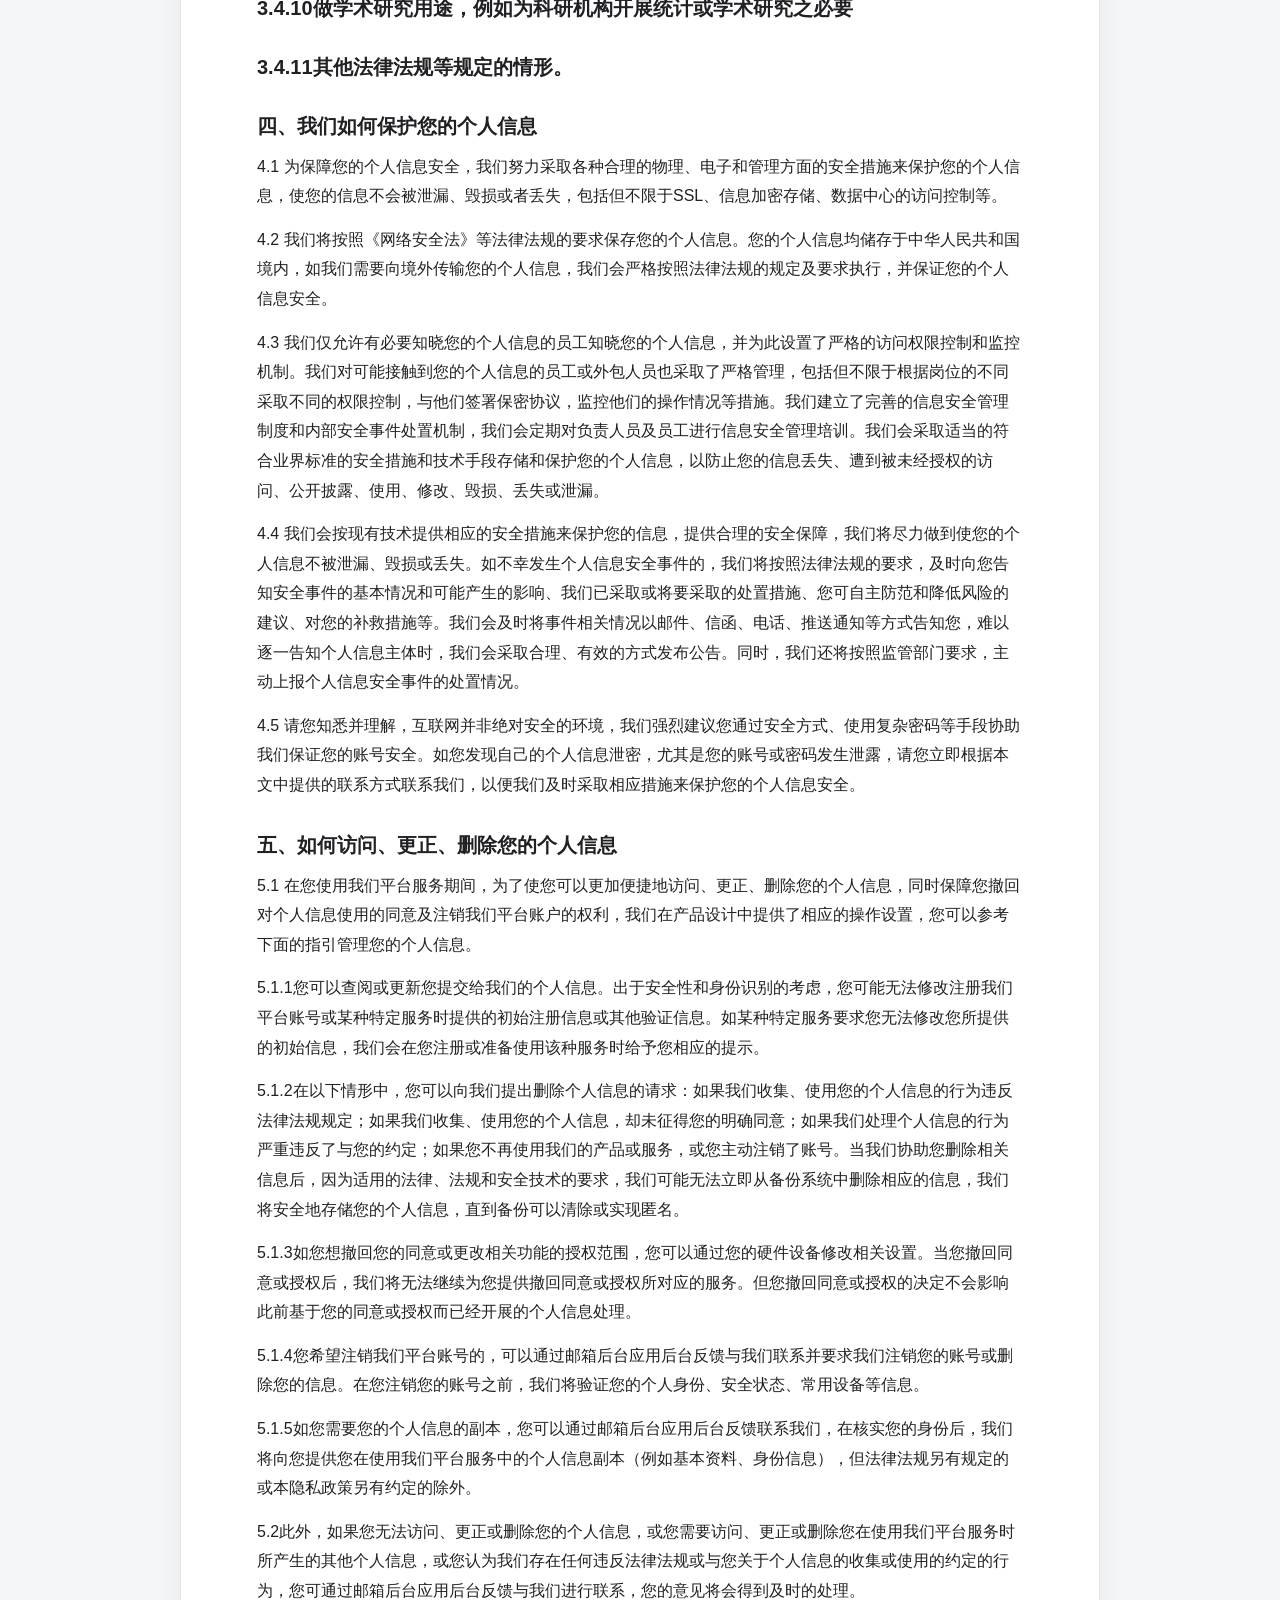
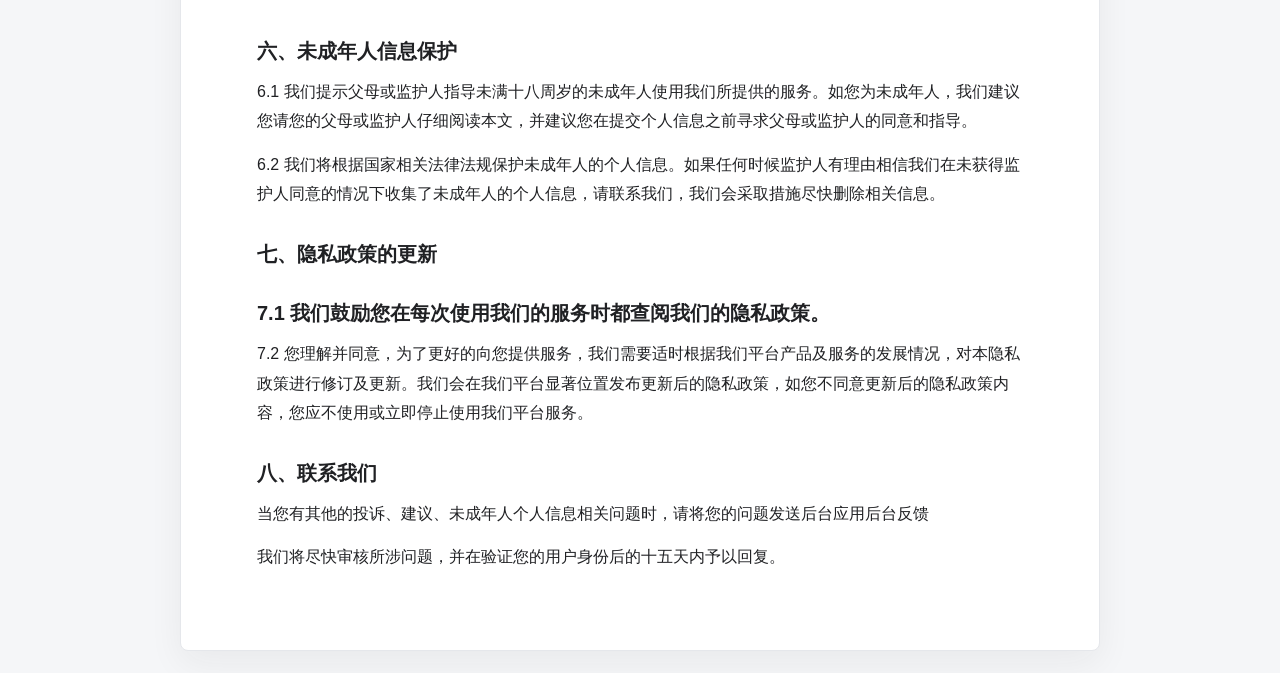
<file: docs/lzwuser/privacy-policy.html>
<!doctype html>
<html lang="zh-CN"><head>
  <meta charset="utf-8">
  <meta name="viewport" content="width=device-width, initial-scale=1">
  <title>隐私政策</title>
  <link rel="stylesheet" href="../legal/legal.css">
</head>
<body>
  <main class="reading-page">
    <article class="document">
      <header class="document-header">
        <h1>隐私政策</h1>
      </header>
      <section class="content">
<p>“我们”非常重视保护用户（以下称“您”）个人信息。在您使用我们的服务时，我们将按照《隐私政策》（以下简称“本文”）收集和使用您的个人信息。您应当在仔细阅读、充分理解本文后使用我们的服务。当您在启动弹窗处选择并点击【同意】时，即表示您已理解本文，并同意我们按照本文规定的方式对您的信息进行收集和使用。如对本文内容有任何疑问、意见或建议，您可通过我们平台提供的各种方式联系我们。</p>
<p>本文将帮助您了解以下内容：</p>
<h2>一、我们如何收集您的个人信息</h2>
<h2>二、我们如何使用Cookie和同类技术</h2>
<h2>三、我们如何使用您的个人信息</h2>
<h2>四、我们如何保护您的个人信息</h2>
<h2>五、如何访问、更正、删除您的个人信息</h2>
<h2>六、未成年人信息保护</h2>
<h2>七、隐私政策的更新</h2>
<h2>八、联系我们</h2>
<h2>一、我们如何收集您的个人信息</h2>
<p>在您使用我们服务的过程中，我们会按照如下方式收集您在使用服务时主动提供的或因为使用服务而产生的信息，用以向您提供、优化我们的服务以及保障您的账户安全：</p>
<h2>1.1会员功能</h2>
<h2>1.1.1当您使用会员功能时，我们会收集您的手机号码、手机验证码匹配结果，用于为您创建我们平台账号。</h2>
<h2>1.1.2若您以其他方式关联登录我们平台，我们会向关联第三方请求您的个人信息。</h2>
<p>1.1.3手机号码属于个人敏感信息，我们收集此类信息是为了满足相关法律法规的网络实名制要求。我们会在获得您同意或您主动提供的情况下收集您的实名身份信息，该信息属于敏感信息，拒绝提供实名身份信息可能会导致您无法登陆或在使用过程中受到相应限制。</p>
<h2>1.1.4当您进行付费、会员充值功能时，我们会收集您的余额、充值和使用情况、第三方交易凭证信息。</h2>
<h2>1.2预览展示及浏览功能</h2>
<p>1.2.1当您使用预览展示及浏览功能时，我们需要收集您的设备型号及制造商、设备屏幕信息、设备唯一标识符、浏览器类型和设置、语言设置、操作系统和应用程序版本、登录IP地址、接入网络的方式、网络状态、运营商类型、产品版本号、日志信息（如操作日志、服务日志）、用户ID、和图片浏览相关信息、图库。我们收集这些信息是为了向您提供我们最核心的图片展示及浏览、信息展示服务，如您拒绝提供可能导致您无法使用我们的服务。</p>
<h2>1.3搜索功能</h2>
<p>1.3.1当您使用搜索功能时，我们需要收集您使用的搜索词、用户ID信息。我们收集这些信息是为了向您提供您所需要的内容和可能更感兴趣的服务，同时亦可以改进我们向您提供的服务。</p>
<h2>1.4广告功能</h2>
<p>1.4.1当您使用广告功能时，我们需要收集您的浏览内容、浏览广告的次数以及与它们互动的次数信息。我们收集这些信息是为了向您推荐更优质、您可能更感兴趣的广告内容。</p>
<h2>1.5意见反馈功能</h2>
<h2>1.5.1联系方式（电话、QQ、邮箱）、反馈意见、用户ID、设备型号、屏幕分辨率、操作系统信息。</h2>
<h2>1.6网络诊断功能</h2>
<p>1.6.1产品版本信息、用户ID、设备型号与制造商、设备唯一标识符、浏览器类型和设置操作系统和应用程序版本、接入网络的方式、网络状态、运营商类型、本地DNS网关信息、本机IP。</p>
<h2>1.7崩溃上报功能</h2>
<p>1.7.1主板信息、CPU指令集信息、显示屏参数、支持的ABIS、硬件识别码、手机制造商、修订版本列表、编译类型、硬件序列号、构建日期、设置参数、版本、系统定制商、设备DPI、内存大小、SD 存储大小。</p>
<h2>1.8经您同意后收集的其他信息。</h2>
<h2>二、我们如何使用Cookie和同类技术</h2>
<p>2.1为确保网站正常运转，我们会在您的计算机或移动设备上存储名为 Cookie 的小数据文件。Cookie 通常包含标识符、站点名称以及一些号码和字符。Cookie主要的功能是便于您使用网站产品和服务，以及帮助网站统计独立访客数量等。运用Cookie技术，我们能够为您提供更加周到的个性化服务，并允许您设定您特定的服务选项。</p>
<p>2.2在您使用我们的服务时，我们可能会使用Cookie或同类技术收集您的一些个人信息，例如：您访问网站的习惯、您的登录信息等，Cookie和同类技术收集该类信息是为了您使用我们的服务的必要、简化您重复操作的步骤（如注册、登录）、便于您查看使用历史（如浏览历史）、向您提供更切合您个人需要的服务内容和您可能更感兴趣的内容、保护您的信息和账号安全性、改善我们的产品和服务等。我们承诺仅在本隐私政策所述目的范围内使用Cookie和同类技术。</p>
<p>2.3如果您的浏览器允许，您可以通过您的浏览器的设置以管理、（部分/全部）拒绝Cookie或同类技术；或删除已经储存在您的计算机、移动设备或其他装置内的Cookie或同类技术文件，从而实现我们无法全部或部分追踪您的个人信息。您如需详细了解如何更改浏览器设置，请具体查看您使用的浏览器的相关设置页面。</p>
<h2>三、我们如何使用您的个人信息</h2>
<h2>3.1共享</h2>
<p>您的个人信息是我们为您提供服务的重要依据和组成部分，对于您的个人信息，我们仅在本文所述的目的和范围内或根据法律法规的要求收集和使用，并严格保密，我们不会向第三方共享您的个人信息，除非存在以下一项或多项情形：</p>
<h2>3.1.1事先征得您的明确授权同意；</h2>
<h2>3.1.2您主动提出的要求；</h2>
<h2>3.1.3根据法律法规规定、诉讼争议解决需要，或者行政、司法机关依照法律法规提出的要求；</h2>
<h2>3.1.4将您的个人信息与我们的关联方共享。但我们只会共享必要的个人信息，且受本文的约束。我们的关联方如要改变个人信息的处理目的，将再次征求您的授权同意。</h2>
<h2>3.1.5为了保护您、我们、其他用户的权利及财产安全或社会公共利益使其免遭损害而与第三方的共享；</h2>
<p>3.1.6与部分业务合作伙伴的必要共享：您理解并知悉，为了必要且合理的业务的顺利展开，履行我们在相关用户协议或本隐私政策中的义务，我们可能会向合作伙伴等第三方共享您的信息。但我们仅会出于合法、正当、必要、特定、明确的目的共享您的个人信息，并且只会共享提供服务所必要的个人信息。我们的合作伙伴无权将共享的个人信息用于任何其他用途。对我们与之共享个人信息的公司、组织和个人，我们会要求其遵守保密约定，要求他们按照我们的说明、本文以及其他任何相关的保密和安全措施来处理个人信息。</p>
<h2>3.1.7其他法律法规等规定，司法机关或行政机关要求的情形。</h2>
<h2>3.2转让</h2>
<p>我们不会将您的个人信息转让给任何公司、组织和个人，但以下情况除外：</p>
<h2>3.2.1事先获得您的明确授权或同意；</h2>
<h2>3.2.2为满足法律法规、程序的要求或强制性的政府要求或司法裁定；</h2>
<p>3.2.3如果我们或我们的关联公司涉及合并、分立、清算、资产或业务的收购或出售等交易，您的个人信息有可能作为此类交易的一部分而被转移，我们将确保该等信息在转移过程中的保密性，并尽最大可能确保新的持有您个人信息的公司、组织继续受此隐私政策的约束，否则我们将要求该公司、组织重新向您征求您的授权同意。</p>
<h2>3.3公开披露</h2>
<p>我们仅会在以下情况下，公开披露您的个人信息：</p>
<h2>3.3.1获得您的明确同意；</h2>
<h2>3.3.2基于法律法规、程序、诉讼或政府主管部门强制性要求下。</h2>
<h2>3.4例外</h2>
<p>在以下情形中，共享、转让、公开披露您的个人信息无需事先征得您的授权同意：</p>
<h2>3.4.1与国家安全、国防安全直接相关的；</h2>
<h2>3.4.2与公共安全、公共卫生、重大公共利益直接相关的；</h2>
<h2>3.4.3与犯罪侦查、起诉、审判和判决执行等直接相关的；</h2>
<h2>3.4.4出于维护您或其他个人的生命、财产等重大合法权益但又很难得到本人同意的；</h2>
<h2>3.4.5您自行向社会公众公开的个人信息；</h2>
<h2>3.4.6从合法公开披露的信息中收集的个人信息，如合法的新闻报道、政府信息公开等渠道；</h2>
<h2>3.4.7根据与您签订和履行的相关协议或其他书面文件所必需的；</h2>
<h2>3.4.8对收集的个人信息已经进行匿名化或去标识化处理的；</h2>
<h2>3.4.9为合法的新闻报道所必需的；</h2>
<h2>3.4.10做学术研究用途，例如为科研机构开展统计或学术研究之必要</h2>
<h2>3.4.11其他法律法规等规定的情形。</h2>
<h2>四、我们如何保护您的个人信息</h2>
<p>4.1 为保障您的个人信息安全，我们努力采取各种合理的物理、电子和管理方面的安全措施来保护您的个人信息，使您的信息不会被泄漏、毁损或者丢失，包括但不限于SSL、信息加密存储、数据中心的访问控制等。</p>
<p>4.2 我们将按照《网络安全法》等法律法规的要求保存您的个人信息。您的个人信息均储存于中华人民共和国境内，如我们需要向境外传输您的个人信息，我们会严格按照法律法规的规定及要求执行，并保证您的个人信息安全。</p>
<p>4.3 我们仅允许有必要知晓您的个人信息的员工知晓您的个人信息，并为此设置了严格的访问权限控制和监控机制。我们对可能接触到您的个人信息的员工或外包人员也采取了严格管理，包括但不限于根据岗位的不同采取不同的权限控制，与他们签署保密协议，监控他们的操作情况等措施。我们建立了完善的信息安全管理制度和内部安全事件处置机制，我们会定期对负责人员及员工进行信息安全管理培训。我们会采取适当的符合业界标准的安全措施和技术手段存储和保护您的个人信息，以防止您的信息丢失、遭到被未经授权的访问、公开披露、使用、修改、毁损、丢失或泄漏。</p>
<p>4.4 我们会按现有技术提供相应的安全措施来保护您的信息，提供合理的安全保障，我们将尽力做到使您的个人信息不被泄漏、毁损或丢失。如不幸发生个人信息安全事件的，我们将按照法律法规的要求，及时向您告知安全事件的基本情况和可能产生的影响、我们已采取或将要采取的处置措施、您可自主防范和降低风险的建议、对您的补救措施等。我们会及时将事件相关情况以邮件、信函、电话、推送通知等方式告知您，难以逐一告知个人信息主体时，我们会采取合理、有效的方式发布公告。同时，我们还将按照监管部门要求，主动上报个人信息安全事件的处置情况。</p>
<p>4.5 请您知悉并理解，互联网并非绝对安全的环境，我们强烈建议您通过安全方式、使用复杂密码等手段协助我们保证您的账号安全。如您发现自己的个人信息泄密，尤其是您的账号或密码发生泄露，请您立即根据本文中提供的联系方式联系我们，以便我们及时采取相应措施来保护您的个人信息安全。</p>
<h2>五、如何访问、更正、删除您的个人信息</h2>
<p>5.1 在您使用我们平台服务期间，为了使您可以更加便捷地访问、更正、删除您的个人信息，同时保障您撤回对个人信息使用的同意及注销我们平台账户的权利，我们在产品设计中提供了相应的操作设置，您可以参考下面的指引管理您的个人信息。</p>
<p>5.1.1您可以查阅或更新您提交给我们的个人信息。出于安全性和身份识别的考虑，您可能无法修改注册我们平台账号或某种特定服务时提供的初始注册信息或其他验证信息。如某种特定服务要求您无法修改您所提供的初始信息，我们会在您注册或准备使用该种服务时给予您相应的提示。</p>
<p>5.1.2在以下情形中，您可以向我们提出删除个人信息的请求：如果我们收集、使用您的个人信息的行为违反法律法规规定；如果我们收集、使用您的个人信息，却未征得您的明确同意；如果我们处理个人信息的行为严重违反了与您的约定；如果您不再使用我们的产品或服务，或您主动注销了账号。当我们协助您删除相关信息后，因为适用的法律、法规和安全技术的要求，我们可能无法立即从备份系统中删除相应的信息，我们将安全地存储您的个人信息，直到备份可以清除或实现匿名。</p>
<p>5.1.3如您想撤回您的同意或更改相关功能的授权范围，您可以通过您的硬件设备修改相关设置。当您撤回同意或授权后，我们将无法继续为您提供撤回同意或授权所对应的服务。但您撤回同意或授权的决定不会影响此前基于您的同意或授权而已经开展的个人信息处理。</p>
<p>5.1.4您希望注销我们平台账号的，可以通过邮箱后台应用后台反馈与我们联系并要求我们注销您的账号或删除您的信息。在您注销您的账号之前，我们将验证您的个人身份、安全状态、常用设备等信息。</p>
<p>5.1.5如您需要您的个人信息的副本，您可以通过邮箱后台应用后台反馈联系我们，在核实您的身份后，我们将向您提供您在使用我们平台服务中的个人信息副本（例如基本资料、身份信息），但法律法规另有规定的或本隐私政策另有约定的除外。</p>
<p>5.2此外，如果您无法访问、更正或删除您的个人信息，或您需要访问、更正或删除您在使用我们平台服务时所产生的其他个人信息，或您认为我们存在任何违反法律法规或与您关于个人信息的收集或使用的约定的行为，您可通过邮箱后台应用后台反馈与我们进行联系，您的意见将会得到及时的处理。</p>
<h2>六、未成年人信息保护</h2>
<p>6.1 我们提示父母或监护人指导未满十八周岁的未成年人使用我们所提供的服务。如您为未成年人，我们建议您请您的父母或监护人仔细阅读本文，并建议您在提交个人信息之前寻求父母或监护人的同意和指导。</p>
<p>6.2 我们将根据国家相关法律法规保护未成年人的个人信息。如果任何时候监护人有理由相信我们在未获得监护人同意的情况下收集了未成年人的个人信息，请联系我们，我们会采取措施尽快删除相关信息。</p>
<h2>七、隐私政策的更新</h2>
<h2>7.1 我们鼓励您在每次使用我们的服务时都查阅我们的隐私政策。</h2>
<p>7.2 您理解并同意，为了更好的向您提供服务，我们需要适时根据我们平台产品及服务的发展情况，对本隐私政策进行修订及更新。我们会在我们平台显著位置发布更新后的隐私政策，如您不同意更新后的隐私政策内容，您应不使用或立即停止使用我们平台服务。</p>
<h2>八、联系我们</h2>
<p>当您有其他的投诉、建议、未成年人个人信息相关问题时，请将您的问题发送后台应用后台反馈</p>
<p>我们将尽快审核所涉问题，并在验证您的用户身份后的十五天内予以回复。</p>
      </section>
    </article>
  </main>


</body></html>
</file>
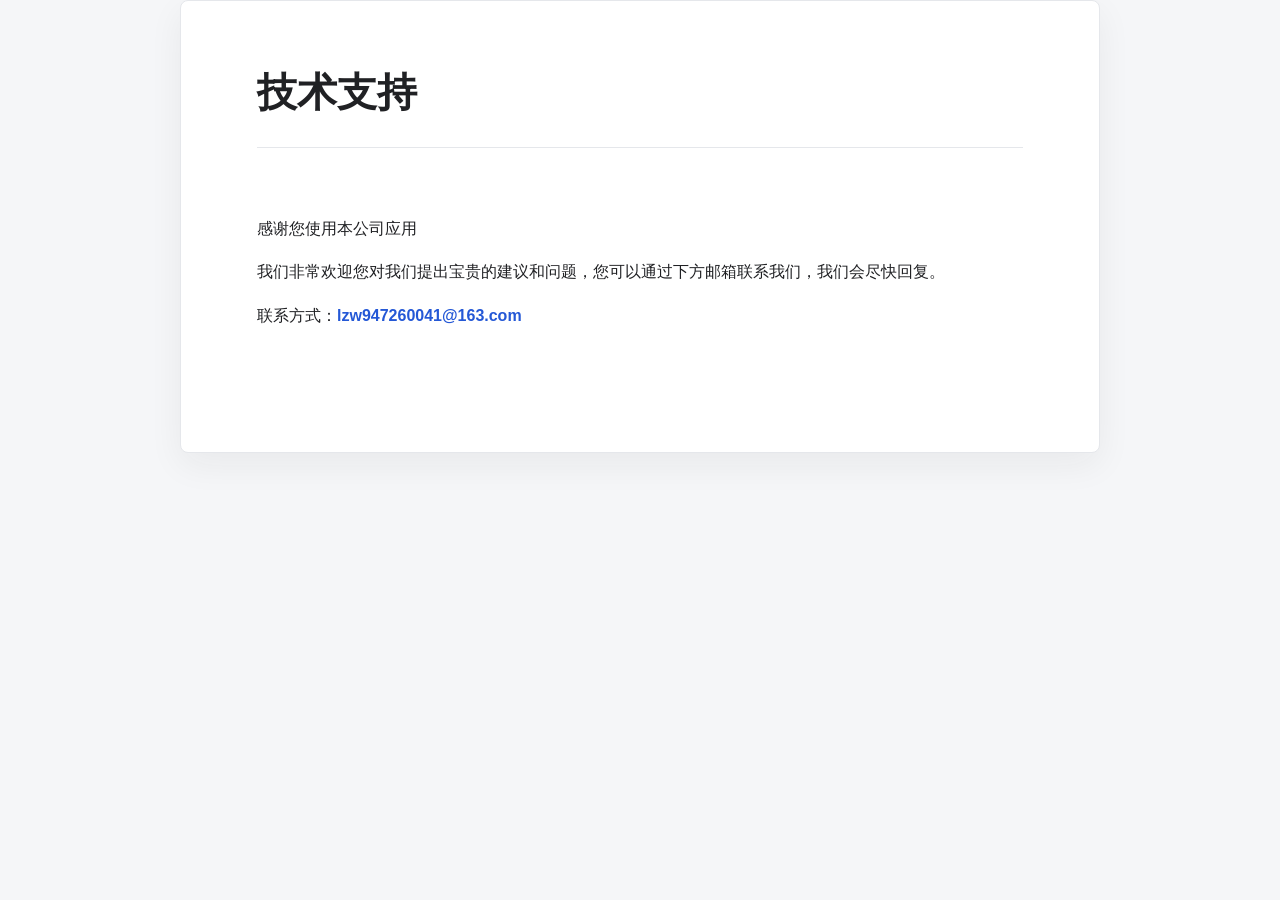
<file: docs/lzwuser/technical-support.html>
<!doctype html>
<html lang="zh-CN"><head>
  <meta charset="utf-8">
  <meta name="viewport" content="width=device-width, initial-scale=1">
  <title>技术支持</title>
  <link rel="stylesheet" href="../legal/legal.css">
</head>
<body>
  <main class="reading-page">
    <article class="document">
      <header class="document-header">
        <h1>技术支持</h1>
      </header>
      <section class="content"><p><br></p><p>感谢您使用本公司应用</p><p>我们非常欢迎您对我们提出宝贵的建议和问题，您可以通过下方邮箱联系我们，我们会尽快回复。</p>
        <p>联系方式：<strong><a href="mailto:lzw947260041@163.com">lzw947260041@163.com</a></strong></p>
        <p><br></p></section>
    </article>
  </main>


</body></html>
</file>
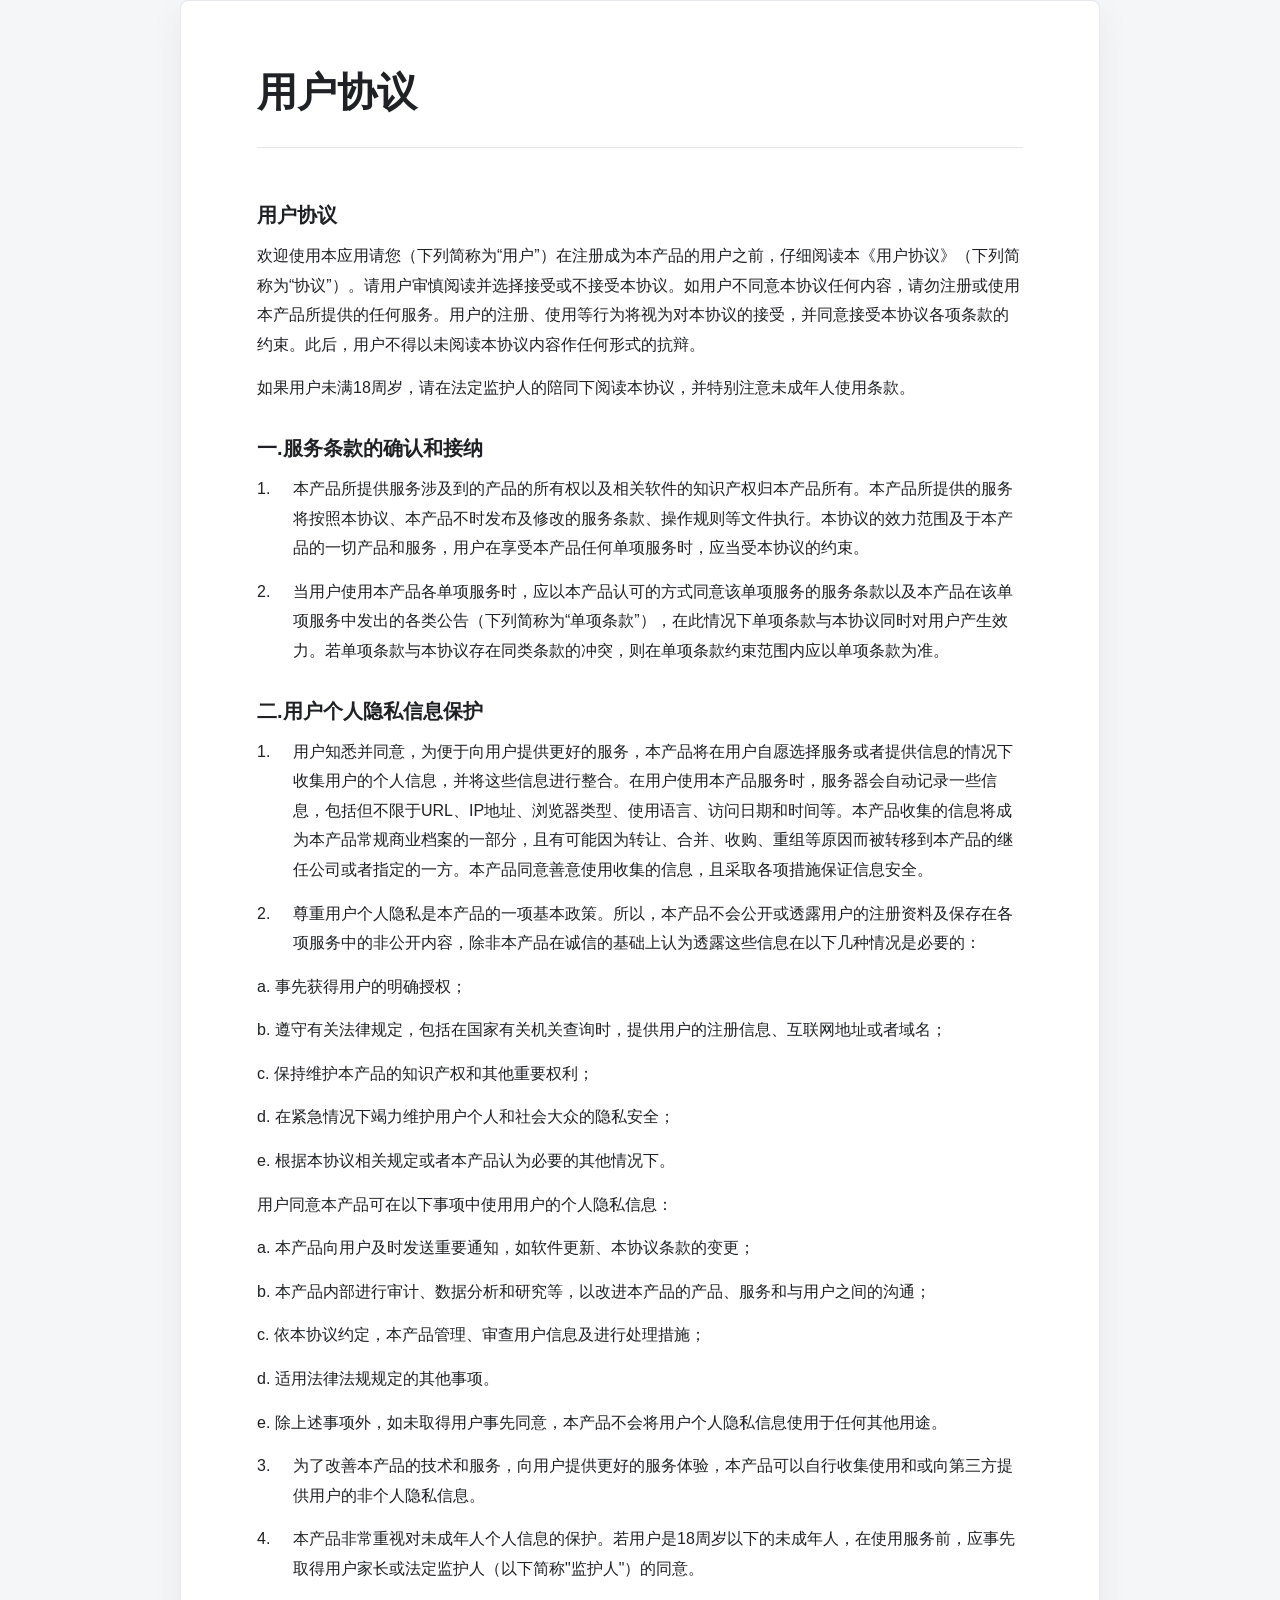
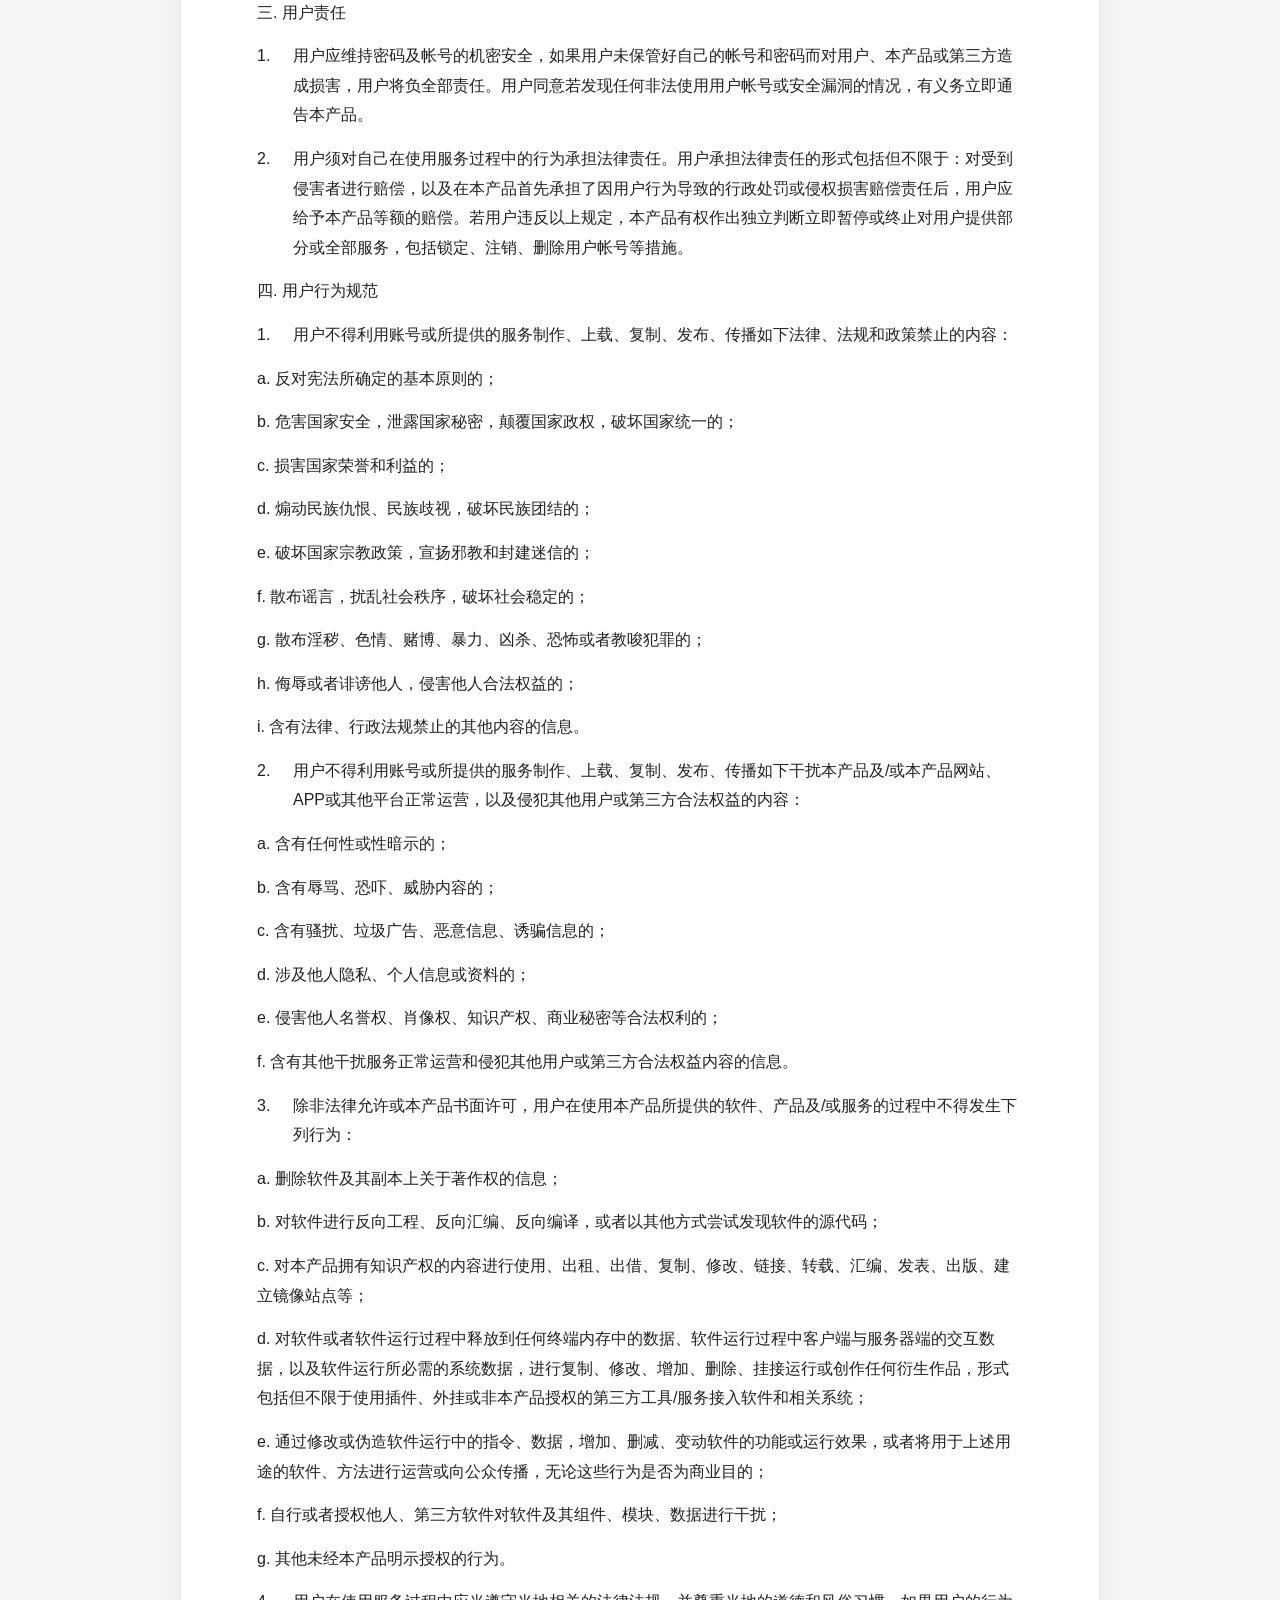
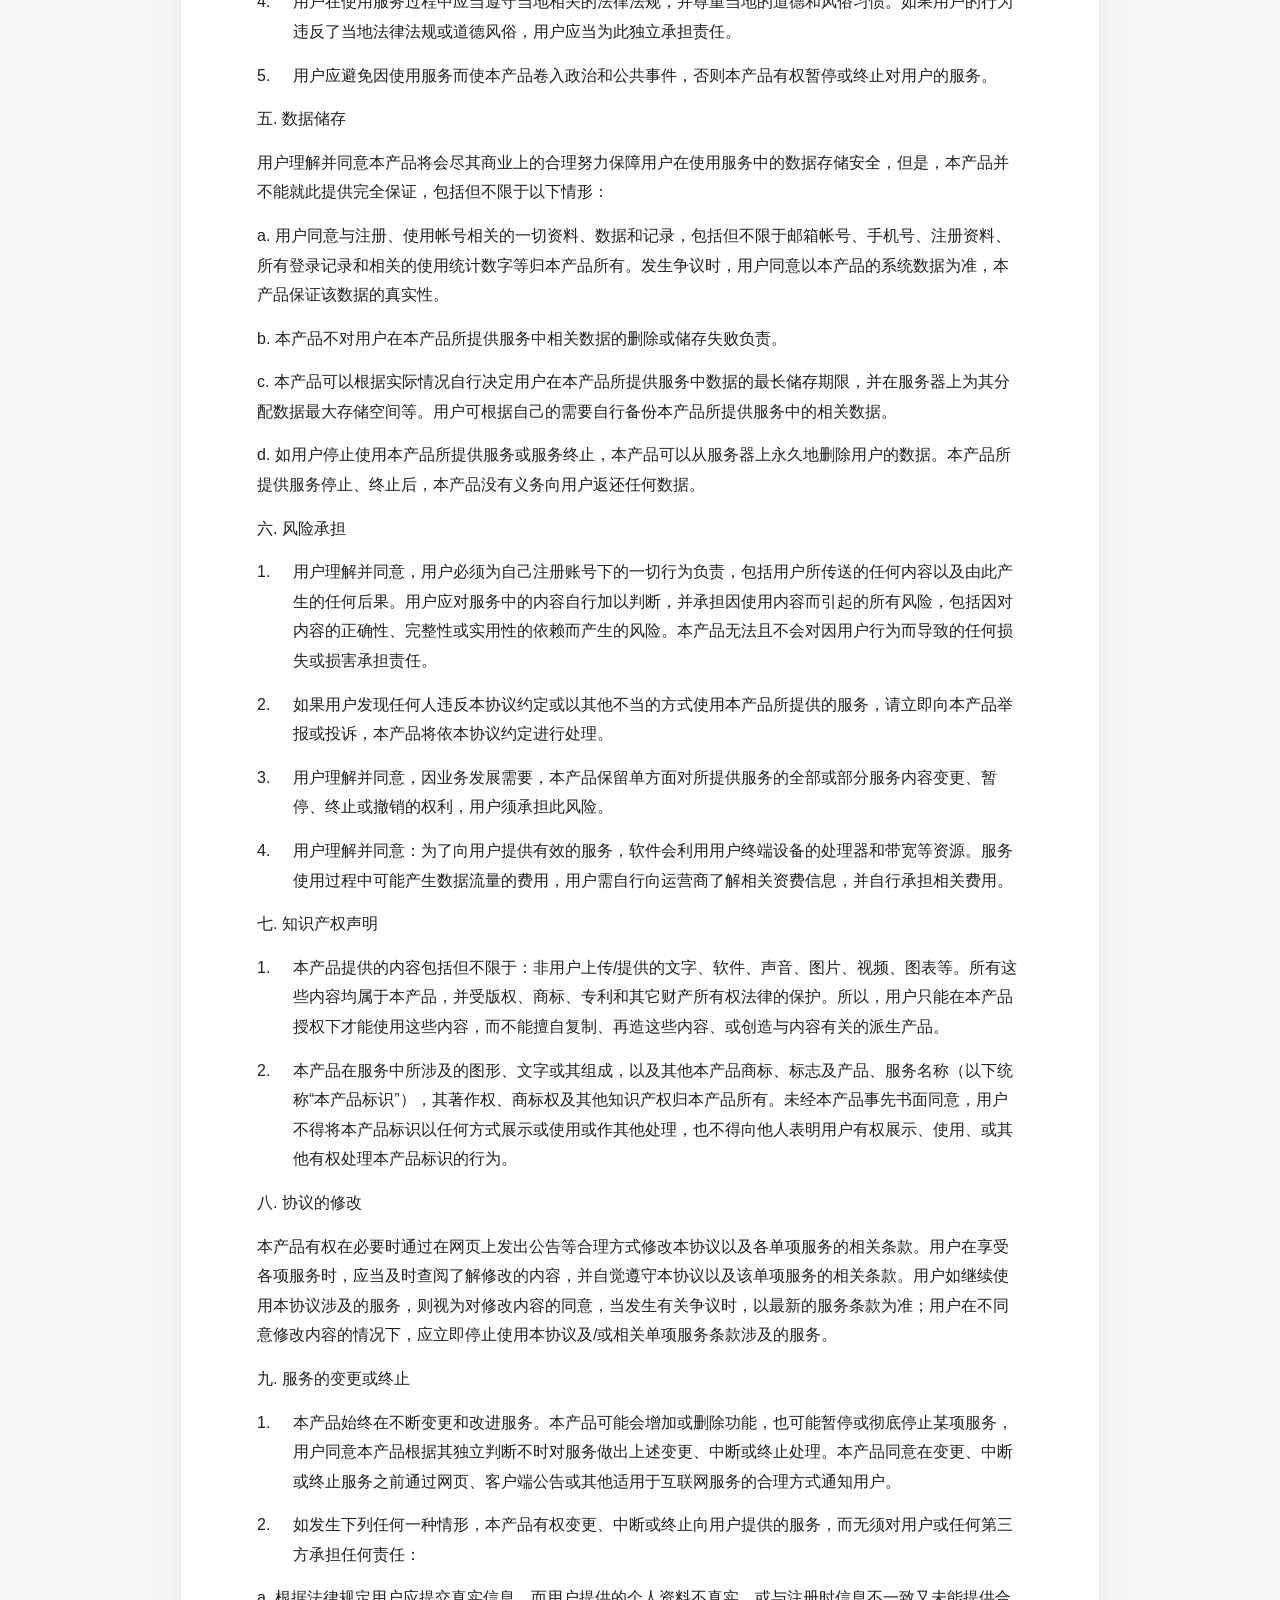
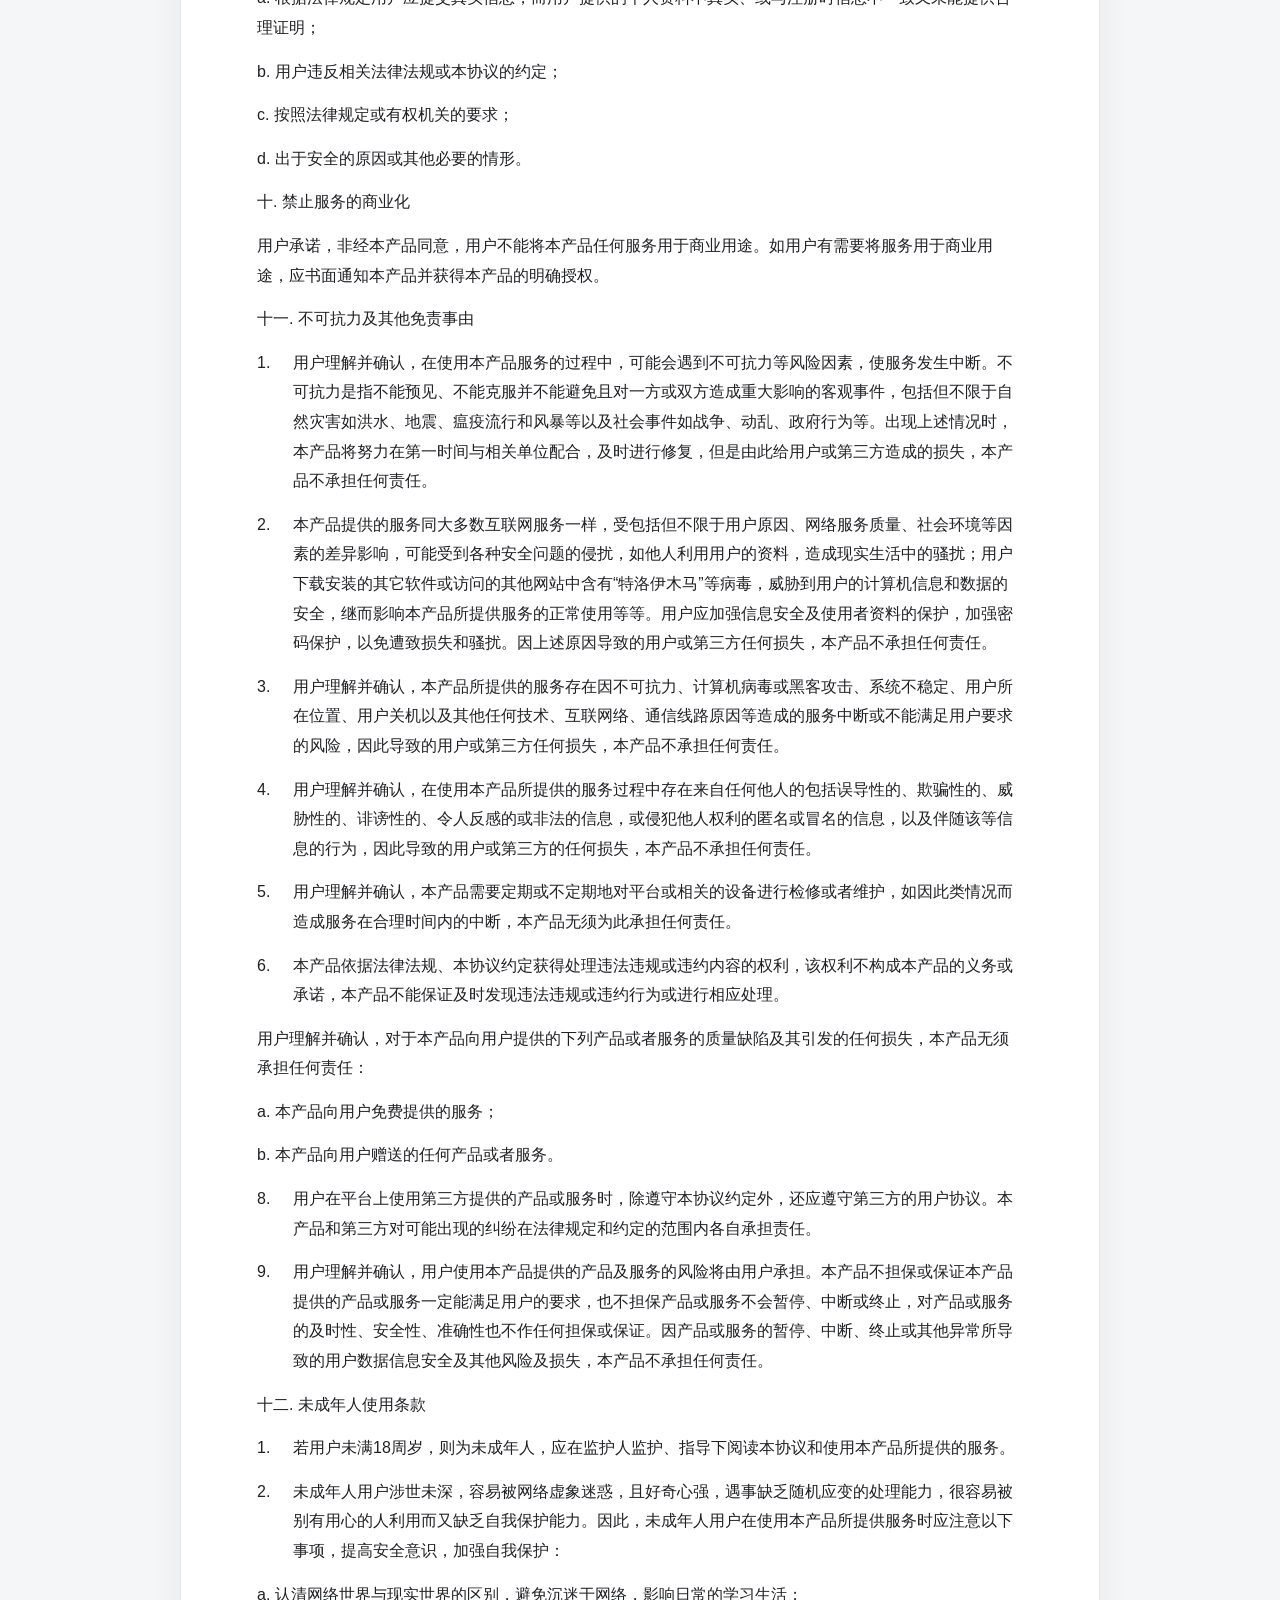
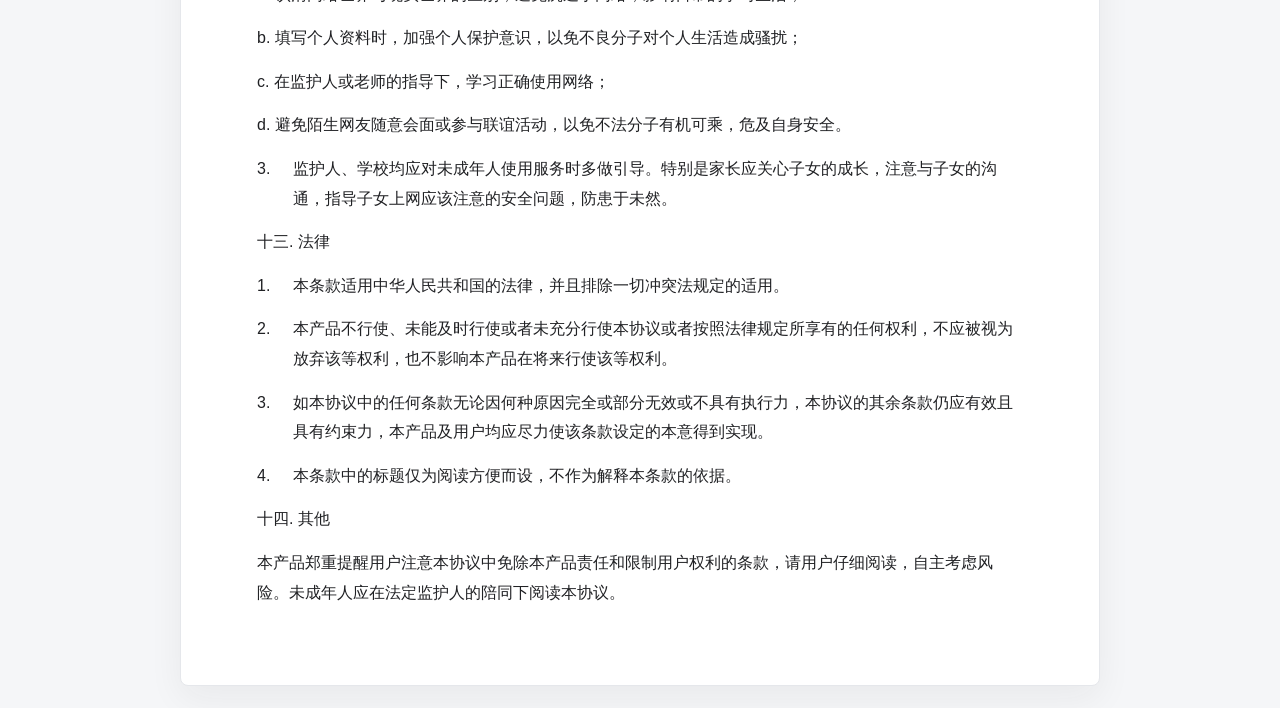
<file: docs/lzwuser/user-agreement.html>
<!doctype html>
<html lang="zh-CN"><head>
  <meta charset="utf-8">
  <meta name="viewport" content="width=device-width, initial-scale=1">
  <title>用户协议</title>
  <link rel="stylesheet" href="../legal/legal.css">
</head>
<body>
  <main class="reading-page">
    <article class="document">
      <header class="document-header">
        <h1>用户协议</h1>
      </header>
      <section class="content">
<h2>用户协议</h2>
<p>欢迎使用本应用请您（下列简称为“用户”）在注册成为本产品的用户之前，仔细阅读本《用户协议》（下列简称为“协议”）。请用户审慎阅读并选择接受或不接受本协议。如用户不同意本协议任何内容，请勿注册或使用本产品所提供的任何服务。用户的注册、使用等行为将视为对本协议的接受，并同意接受本协议各项条款的约束。此后，用户不得以未阅读本协议内容作任何形式的抗辩。</p>
<p>如果用户未满18周岁，请在法定监护人的陪同下阅读本协议，并特别注意未成年人使用条款。</p>
<h2>一.服务条款的确认和接纳</h2>
<p class="ordered"><span class="marker">1.</span>本产品所提供服务涉及到的产品的所有权以及相关软件的知识产权归本产品所有。本产品所提供的服务将按照本协议、本产品不时发布及修改的服务条款、操作规则等文件执行。本协议的效力范围及于本产品的一切产品和服务，用户在享受本产品任何单项服务时，应当受本协议的约束。</p>
<p class="ordered"><span class="marker">2.</span>当用户使用本产品各单项服务时，应以本产品认可的方式同意该单项服务的服务条款以及本产品在该单项服务中发出的各类公告（下列简称为“单项条款”），在此情况下单项条款与本协议同时对用户产生效力。若单项条款与本协议存在同类条款的冲突，则在单项条款约束范围内应以单项条款为准。</p>
<h2>二.用户个人隐私信息保护</h2>
<p class="ordered"><span class="marker">1.</span>用户知悉并同意，为便于向用户提供更好的服务，本产品将在用户自愿选择服务或者提供信息的情况下收集用户的个人信息，并将这些信息进行整合。在用户使用本产品服务时，服务器会自动记录一些信息，包括但不限于URL、IP地址、浏览器类型、使用语言、访问日期和时间等。本产品收集的信息将成为本产品常规商业档案的一部分，且有可能因为转让、合并、收购、重组等原因而被转移到本产品的继任公司或者指定的一方。本产品同意善意使用收集的信息，且采取各项措施保证信息安全。</p>
<p class="ordered"><span class="marker">2.</span>尊重用户个人隐私是本产品的一项基本政策。所以，本产品不会公开或透露用户的注册资料及保存在各项服务中的非公开内容，除非本产品在诚信的基础上认为透露这些信息在以下几种情况是必要的：</p>
<p>a. 事先获得用户的明确授权；</p>
<p>b. 遵守有关法律规定，包括在国家有关机关查询时，提供用户的注册信息、互联网地址或者域名；</p>
<p>c. 保持维护本产品的知识产权和其他重要权利；</p>
<p>d. 在紧急情况下竭力维护用户个人和社会大众的隐私安全；</p>
<p>e. 根据本协议相关规定或者本产品认为必要的其他情况下。</p>
<p>用户同意本产品可在以下事项中使用用户的个人隐私信息：</p>
<p>a. 本产品向用户及时发送重要通知，如软件更新、本协议条款的变更；</p>
<p>b. 本产品内部进行审计、数据分析和研究等，以改进本产品的产品、服务和与用户之间的沟通；</p>
<p>c. 依本协议约定，本产品管理、审查用户信息及进行处理措施；</p>
<p>d. 适用法律法规规定的其他事项。</p>
<p>e. 除上述事项外，如未取得用户事先同意，本产品不会将用户个人隐私信息使用于任何其他用途。</p>
<p class="ordered"><span class="marker">3.</span>为了改善本产品的技术和服务，向用户提供更好的服务体验，本产品可以自行收集使用和或向第三方提供用户的非个人隐私信息。</p>
<p class="ordered"><span class="marker">4.</span>本产品非常重视对未成年人个人信息的保护。若用户是18周岁以下的未成年人，在使用服务前，应事先取得用户家长或法定监护人（以下简称"监护人"）的同意。</p>
<p>三. 用户责任</p>
<p class="ordered"><span class="marker">1.</span>用户应维持密码及帐号的机密安全，如果用户未保管好自己的帐号和密码而对用户、本产品或第三方造成损害，用户将负全部责任。用户同意若发现任何非法使用用户帐号或安全漏洞的情况，有义务立即通告本产品。</p>
<p class="ordered"><span class="marker">2.</span>用户须对自己在使用服务过程中的行为承担法律责任。用户承担法律责任的形式包括但不限于：对受到侵害者进行赔偿，以及在本产品首先承担了因用户行为导致的行政处罚或侵权损害赔偿责任后，用户应给予本产品等额的赔偿。若用户违反以上规定，本产品有权作出独立判断立即暂停或终止对用户提供部分或全部服务，包括锁定、注销、删除用户帐号等措施。</p>
<p>四. 用户行为规范</p>
<p class="ordered"><span class="marker">1.</span>用户不得利用账号或所提供的服务制作、上载、复制、发布、传播如下法律、法规和政策禁止的内容：</p>
<p>a. 反对宪法所确定的基本原则的；</p>
<p>b. 危害国家安全，泄露国家秘密，颠覆国家政权，破坏国家统一的；</p>
<p>c. 损害国家荣誉和利益的；</p>
<p>d. 煽动民族仇恨、民族歧视，破坏民族团结的；</p>
<p>e. 破坏国家宗教政策，宣扬邪教和封建迷信的；</p>
<p>f. 散布谣言，扰乱社会秩序，破坏社会稳定的；</p>
<p>g. 散布淫秽、色情、赌博、暴力、凶杀、恐怖或者教唆犯罪的；</p>
<p>h. 侮辱或者诽谤他人，侵害他人合法权益的；</p>
<p>i. 含有法律、行政法规禁止的其他内容的信息。</p>
<p class="ordered"><span class="marker">2.</span>用户不得利用账号或所提供的服务制作、上载、复制、发布、传播如下干扰本产品及/或本产品网站、APP或其他平台正常运营，以及侵犯其他用户或第三方合法权益的内容：</p>
<p>a. 含有任何性或性暗示的；</p>
<p>b. 含有辱骂、恐吓、威胁内容的；</p>
<p>c. 含有骚扰、垃圾广告、恶意信息、诱骗信息的；</p>
<p>d. 涉及他人隐私、个人信息或资料的；</p>
<p>e. 侵害他人名誉权、肖像权、知识产权、商业秘密等合法权利的；</p>
<p>f. 含有其他干扰服务正常运营和侵犯其他用户或第三方合法权益内容的信息。</p>
<p class="ordered"><span class="marker">3.</span>除非法律允许或本产品书面许可，用户在使用本产品所提供的软件、产品及/或服务的过程中不得发生下列行为：</p>
<p>a. 删除软件及其副本上关于著作权的信息；</p>
<p>b. 对软件进行反向工程、反向汇编、反向编译，或者以其他方式尝试发现软件的源代码；</p>
<p>c. 对本产品拥有知识产权的内容进行使用、出租、出借、复制、修改、链接、转载、汇编、发表、出版、建立镜像站点等；</p>
<p>d. 对软件或者软件运行过程中释放到任何终端内存中的数据、软件运行过程中客户端与服务器端的交互数据，以及软件运行所必需的系统数据，进行复制、修改、增加、删除、挂接运行或创作任何衍生作品，形式包括但不限于使用插件、外挂或非本产品授权的第三方工具/服务接入软件和相关系统；</p>
<p>e. 通过修改或伪造软件运行中的指令、数据，增加、删减、变动软件的功能或运行效果，或者将用于上述用途的软件、方法进行运营或向公众传播，无论这些行为是否为商业目的；</p>
<p>f. 自行或者授权他人、第三方软件对软件及其组件、模块、数据进行干扰；</p>
<p>g. 其他未经本产品明示授权的行为。</p>
<p class="ordered"><span class="marker">4.</span>用户在使用服务过程中应当遵守当地相关的法律法规，并尊重当地的道德和风俗习惯。如果用户的行为违反了当地法律法规或道德风俗，用户应当为此独立承担责任。</p>
<p class="ordered"><span class="marker">5.</span>用户应避免因使用服务而使本产品卷入政治和公共事件，否则本产品有权暂停或终止对用户的服务。</p>
<p>五. 数据储存</p>
<p>用户理解并同意本产品将会尽其商业上的合理努力保障用户在使用服务中的数据存储安全，但是，本产品并不能就此提供完全保证，包括但不限于以下情形：</p>
<p>a. 用户同意与注册、使用帐号相关的一切资料、数据和记录，包括但不限于邮箱帐号、手机号、注册资料、所有登录记录和相关的使用统计数字等归本产品所有。发生争议时，用户同意以本产品的系统数据为准，本产品保证该数据的真实性。</p>
<p>b. 本产品不对用户在本产品所提供服务中相关数据的删除或储存失败负责。</p>
<p>c. 本产品可以根据实际情况自行决定用户在本产品所提供服务中数据的最长储存期限，并在服务器上为其分配数据最大存储空间等。用户可根据自己的需要自行备份本产品所提供服务中的相关数据。</p>
<p>d. 如用户停止使用本产品所提供服务或服务终止，本产品可以从服务器上永久地删除用户的数据。本产品所提供服务停止、终止后，本产品没有义务向用户返还任何数据。</p>
<p>六. 风险承担</p>
<p class="ordered"><span class="marker">1.</span>用户理解并同意，用户必须为自己注册账号下的一切行为负责，包括用户所传送的任何内容以及由此产生的任何后果。用户应对服务中的内容自行加以判断，并承担因使用内容而引起的所有风险，包括因对内容的正确性、完整性或实用性的依赖而产生的风险。本产品无法且不会对因用户行为而导致的任何损失或损害承担责任。</p>
<p class="ordered"><span class="marker">2.</span>如果用户发现任何人违反本协议约定或以其他不当的方式使用本产品所提供的服务，请立即向本产品举报或投诉，本产品将依本协议约定进行处理。</p>
<p class="ordered"><span class="marker">3.</span>用户理解并同意，因业务发展需要，本产品保留单方面对所提供服务的全部或部分服务内容变更、暂停、终止或撤销的权利，用户须承担此风险。</p>
<p class="ordered"><span class="marker">4.</span>用户理解并同意：为了向用户提供有效的服务，软件会利用用户终端设备的处理器和带宽等资源。服务使用过程中可能产生数据流量的费用，用户需自行向运营商了解相关资费信息，并自行承担相关费用。</p>
<p>七. 知识产权声明</p>
<p class="ordered"><span class="marker">1.</span>本产品提供的内容包括但不限于：非用户上传/提供的文字、软件、声音、图片、视频、图表等。所有这些内容均属于本产品，并受版权、商标、专利和其它财产所有权法律的保护。所以，用户只能在本产品授权下才能使用这些内容，而不能擅自复制、再造这些内容、或创造与内容有关的派生产品。</p>
<p class="ordered"><span class="marker">2.</span>本产品在服务中所涉及的图形、文字或其组成，以及其他本产品商标、标志及产品、服务名称（以下统称“本产品标识”），其著作权、商标权及其他知识产权归本产品所有。未经本产品事先书面同意，用户不得将本产品标识以任何方式展示或使用或作其他处理，也不得向他人表明用户有权展示、使用、或其他有权处理本产品标识的行为。</p>
<p>八. 协议的修改</p>
<p>本产品有权在必要时通过在网页上发出公告等合理方式修改本协议以及各单项服务的相关条款。用户在享受各项服务时，应当及时查阅了解修改的内容，并自觉遵守本协议以及该单项服务的相关条款。用户如继续使用本协议涉及的服务，则视为对修改内容的同意，当发生有关争议时，以最新的服务条款为准；用户在不同意修改内容的情况下，应立即停止使用本协议及/或相关单项服务条款涉及的服务。</p>
<p>九. 服务的变更或终止</p>
<p class="ordered"><span class="marker">1.</span>本产品始终在不断变更和改进服务。本产品可能会增加或删除功能，也可能暂停或彻底停止某项服务，用户同意本产品根据其独立判断不时对服务做出上述变更、中断或终止处理。本产品同意在变更、中断或终止服务之前通过网页、客户端公告或其他适用于互联网服务的合理方式通知用户。</p>
<p class="ordered"><span class="marker">2.</span>如发生下列任何一种情形，本产品有权变更、中断或终止向用户提供的服务，而无须对用户或任何第三方承担任何责任：</p>
<p>a. 根据法律规定用户应提交真实信息，而用户提供的个人资料不真实、或与注册时信息不一致又未能提供合理证明；</p>
<p>b. 用户违反相关法律法规或本协议的约定；</p>
<p>c. 按照法律规定或有权机关的要求；</p>
<p>d. 出于安全的原因或其他必要的情形。</p>
<p>十. 禁止服务的商业化</p>
<p>用户承诺，非经本产品同意，用户不能将本产品任何服务用于商业用途。如用户有需要将服务用于商业用途，应书面通知本产品并获得本产品的明确授权。</p>
<p>十一. 不可抗力及其他免责事由</p>
<p class="ordered"><span class="marker">1.</span>用户理解并确认，在使用本产品服务的过程中，可能会遇到不可抗力等风险因素，使服务发生中断。不可抗力是指不能预见、不能克服并不能避免且对一方或双方造成重大影响的客观事件，包括但不限于自然灾害如洪水、地震、瘟疫流行和风暴等以及社会事件如战争、动乱、政府行为等。出现上述情况时，本产品将努力在第一时间与相关单位配合，及时进行修复，但是由此给用户或第三方造成的损失，本产品不承担任何责任。</p>
<p class="ordered"><span class="marker">2.</span>本产品提供的服务同大多数互联网服务一样，受包括但不限于用户原因、网络服务质量、社会环境等因素的差异影响，可能受到各种安全问题的侵扰，如他人利用用户的资料，造成现实生活中的骚扰；用户下载安装的其它软件或访问的其他网站中含有“特洛伊木马”等病毒，威胁到用户的计算机信息和数据的安全，继而影响本产品所提供服务的正常使用等等。用户应加强信息安全及使用者资料的保护，加强密码保护，以免遭致损失和骚扰。因上述原因导致的用户或第三方任何损失，本产品不承担任何责任。</p>
<p class="ordered"><span class="marker">3.</span>用户理解并确认，本产品所提供的服务存在因不可抗力、计算机病毒或黑客攻击、系统不稳定、用户所在位置、用户关机以及其他任何技术、互联网络、通信线路原因等造成的服务中断或不能满足用户要求的风险，因此导致的用户或第三方任何损失，本产品不承担任何责任。</p>
<p class="ordered"><span class="marker">4.</span>用户理解并确认，在使用本产品所提供的服务过程中存在来自任何他人的包括误导性的、欺骗性的、威胁性的、诽谤性的、令人反感的或非法的信息，或侵犯他人权利的匿名或冒名的信息，以及伴随该等信息的行为，因此导致的用户或第三方的任何损失，本产品不承担任何责任。</p>
<p class="ordered"><span class="marker">5.</span>用户理解并确认，本产品需要定期或不定期地对平台或相关的设备进行检修或者维护，如因此类情况而造成服务在合理时间内的中断，本产品无须为此承担任何责任。</p>
<p class="ordered"><span class="marker">6.</span>本产品依据法律法规、本协议约定获得处理违法违规或违约内容的权利，该权利不构成本产品的义务或承诺，本产品不能保证及时发现违法违规或违约行为或进行相应处理。</p>
<p>用户理解并确认，对于本产品向用户提供的下列产品或者服务的质量缺陷及其引发的任何损失，本产品无须承担任何责任：</p>
<p>a. 本产品向用户免费提供的服务；</p>
<p>b. 本产品向用户赠送的任何产品或者服务。</p>
<p class="ordered"><span class="marker">8.</span>用户在平台上使用第三方提供的产品或服务时，除遵守本协议约定外，还应遵守第三方的用户协议。本产品和第三方对可能出现的纠纷在法律规定和约定的范围内各自承担责任。</p>
<p class="ordered"><span class="marker">9.</span>用户理解并确认，用户使用本产品提供的产品及服务的风险将由用户承担。本产品不担保或保证本产品提供的产品或服务一定能满足用户的要求，也不担保产品或服务不会暂停、中断或终止，对产品或服务的及时性、安全性、准确性也不作任何担保或保证。因产品或服务的暂停、中断、终止或其他异常所导致的用户数据信息安全及其他风险及损失，本产品不承担任何责任。</p>
<p>十二. 未成年人使用条款</p>
<p class="ordered"><span class="marker">1.</span>若用户未满18周岁，则为未成年人，应在监护人监护、指导下阅读本协议和使用本产品所提供的服务。</p>
<p class="ordered"><span class="marker">2.</span>未成年人用户涉世未深，容易被网络虚象迷惑，且好奇心强，遇事缺乏随机应变的处理能力，很容易被别有用心的人利用而又缺乏自我保护能力。因此，未成年人用户在使用本产品所提供服务时应注意以下事项，提高安全意识，加强自我保护：</p>
<p>a. 认清网络世界与现实世界的区别，避免沉迷于网络，影响日常的学习生活；</p>
<p>b. 填写个人资料时，加强个人保护意识，以免不良分子对个人生活造成骚扰；</p>
<p>c. 在监护人或老师的指导下，学习正确使用网络；</p>
<p>d. 避免陌生网友随意会面或参与联谊活动，以免不法分子有机可乘，危及自身安全。</p>
<p class="ordered"><span class="marker">3.</span>监护人、学校均应对未成年人使用服务时多做引导。特别是家长应关心子女的成长，注意与子女的沟通，指导子女上网应该注意的安全问题，防患于未然。</p>
<p>十三. 法律</p>
<p class="ordered"><span class="marker">1.</span>本条款适用中华人民共和国的法律，并且排除一切冲突法规定的适用。</p>
<p class="ordered"><span class="marker">2.</span>本产品不行使、未能及时行使或者未充分行使本协议或者按照法律规定所享有的任何权利，不应被视为放弃该等权利，也不影响本产品在将来行使该等权利。</p>
<p class="ordered"><span class="marker">3.</span>如本协议中的任何条款无论因何种原因完全或部分无效或不具有执行力，本协议的其余条款仍应有效且具有约束力，本产品及用户均应尽力使该条款设定的本意得到实现。</p>
<p class="ordered"><span class="marker">4.</span>本条款中的标题仅为阅读方便而设，不作为解释本条款的依据。</p>
<p>十四. 其他</p>
<p>本产品郑重提醒用户注意本协议中免除本产品责任和限制用户权利的条款，请用户仔细阅读，自主考虑风险。未成年人应在法定监护人的陪同下阅读本协议。</p>
      </section>
    </article>
  </main>


</body></html>
</file>
<file: docs/styles.css>
:root {
  --bg: #f5f7fb;
  --surface: #ffffff;
  --surface-muted: #f8faff;
  --line: #e4e8f0;
  --line-strong: #d3d9e5;
  --text: #172033;
  --muted: #778198;
  --muted-2: #a2aabd;
  --primary: #5e5ce6;
  --primary-dark: #4846c9;
  --primary-soft: #eeefff;
  --green: #1bb789;
  --red: #e75b72;
  --shadow: 0 10px 35px rgba(41, 51, 86, .06);
  font-family: Manrope, -apple-system, BlinkMacSystemFont, "PingFang SC", "Hiragino Sans GB", sans-serif;
  color: var(--text);
  background: var(--bg);
  font-size: 14px;
}

* { box-sizing: border-box; }
body { margin: 0; min-width: 1120px; min-height: 100vh; background: var(--bg); }
button, input, select { font: inherit; }
button { cursor: pointer; }
.app-shell { min-height: 100vh; }
.topbar { height: 76px; padding: 0 32px; display: flex; align-items: center; justify-content: space-between; background: rgba(255,255,255,.92); border-bottom: 1px solid var(--line); }
.brand, .topbar-actions, .connection-summary, .sidebar-heading, .editor-header, .editor-actions, .panel-heading, .subsection-heading, .modal-header, .modal-actions, .modal-foot-actions, .sidebar-footer { display: flex; align-items: center; }
.brand { gap: 12px; }
.brand-mark { width: 35px; height: 35px; display: grid; place-items: center; border-radius: 11px; color: #fff; font-size: 19px; font-weight: 800; background: linear-gradient(135deg, #706eff, #4542c8); box-shadow: 0 7px 16px rgba(94,92,230,.25); }
.brand-title { font-size: 16px; font-weight: 800; letter-spacing: -.02em; }
.brand-subtitle { margin-top: 1px; font-size: 11px; color: var(--muted); }
.topbar-actions { gap: 10px; }
.desktop-only { display: inline-flex; }
[data-platform="ios"] .desktop-only { display: none !important; }
.connection-summary { height: 38px; min-width: 220px; padding: 0 10px 0 13px; gap: 8px; border: 1px solid var(--line); border-radius: 10px; background: var(--surface-muted); }
.status-dot, .live-indicator { width: 7px; height: 7px; flex: 0 0 auto; border-radius: 50%; background: var(--green); box-shadow: 0 0 0 3px rgba(27,183,137,.13); }
.connection-summary select { width: 100%; border: 0; outline: 0; color: var(--text); background: transparent; font-weight: 600; cursor: pointer; }
.button { height: 38px; padding: 0 15px; border: 1px solid transparent; border-radius: 9px; color: var(--text); font-size: 13px; font-weight: 700; transition: .18s ease; }
.button:hover { transform: translateY(-1px); }
.button.primary { color: #fff; background: var(--primary); box-shadow: 0 6px 13px rgba(94,92,230,.2); }
.button.primary:hover { background: var(--primary-dark); }
.button.secondary { color: var(--primary); border-color: #d9dafb; background: var(--primary-soft); }
.button.secondary:hover { background: #e2e3ff; }
.button.ghost { border-color: var(--line); background: var(--surface); }
.button.ghost:hover { border-color: var(--primary); color: var(--primary); }
.button.small { height: 32px; padding: 0 11px; font-size: 12px; }
.button.icon-button { width: 38px; padding: 0; font-size: 19px; }
.button.full-width { width: 100%; margin-top: 14px; }
.workspace { display: grid; grid-template-columns: 235px minmax(0, 1fr); height: calc(100vh - 76px); min-height: 0; }
.sidebar { display: flex; flex-direction: column; min-height: 0; overflow: hidden; padding: 25px 14px 17px; border-right: 1px solid var(--line); background: #f8f9fc; }
.sidebar-heading { justify-content: space-between; align-items: flex-end; }
.eyebrow { color: var(--primary); font-family: "DM Mono", monospace; font-size: 10px; font-weight: 500; letter-spacing: .12em; }
h1, h2, h3, h4, p { margin: 0; }
.sidebar h2 { margin-top: 5px; font-size: 20px; letter-spacing: -.04em; }
.repo-caption { overflow: hidden; margin: 14px 0 16px; color: var(--muted); font-size: 11px; text-overflow: ellipsis; white-space: nowrap; }
.app-search-wrap { position: relative; margin-bottom: 12px; }
.search-icon { position: absolute; top: 7px; left: 10px; color: var(--muted); font-size: 21px; line-height: 20px; }
.app-search-wrap input { width: 100%; height: 35px; padding: 0 10px 0 31px; border: 1px solid var(--line); border-radius: 8px; outline: 0; color: var(--text); background: var(--surface); font-size: 12px; }
.app-search-wrap input:focus, .field input:focus, .field select:focus { border-color: #a4a4f2; box-shadow: 0 0 0 3px rgba(94,92,230,.1); }
.app-list { flex: 1; overflow: auto; min-height: 0; padding-right: 3px; }
.app-item { width: 100%; display: flex; align-items: center; gap: 10px; padding: 10px 8px; border: 1px solid transparent; border-radius: 9px; text-align: left; background: transparent; transition: .16s ease; }
.app-item:hover { background: #f0f1fb; }
.app-item.active { border-color: #d9dafb; background: var(--primary-soft); }
.file-icon { width: 29px; height: 29px; display: grid; place-items: center; border-radius: 8px; color: var(--primary); background: #e7e8ff; font-family: "DM Mono", monospace; font-size: 11px; font-weight: 500; }
.app-item.active .file-icon { color: #fff; background: var(--primary); }
.app-item-name { overflow: hidden; font-size: 12px; font-weight: 700; text-overflow: ellipsis; white-space: nowrap; }
.empty-state { display: grid; place-items: center; min-height: 180px; padding: 20px; text-align: center; color: var(--muted); }
.empty-state.compact { min-height: 150px; }
.empty-icon { margin-bottom: 10px; color: var(--muted-2); font-size: 28px; }
.empty-state p, .inline-empty { color: var(--muted); font-size: 12px; }
.sidebar-footer { justify-content: space-between; padding-top: 15px; border-top: 1px solid var(--line); color: var(--muted); font-size: 10px; }
.text-button { padding: 0; border: 0; color: var(--primary); background: transparent; font-size: 12px; font-weight: 700; }
.text-button:hover { color: var(--primary-dark); text-decoration: underline; }
.content { position: relative; min-width: 0; min-height: 0; overflow: hidden; }
.welcome-state { position: absolute; top: 50%; left: 50%; width: 450px; transform: translate(-50%, -55%); text-align: center; }
.welcome-orb { width: 78px; height: 78px; display: grid; place-items: center; margin: 0 auto 23px; border: 1px solid #dedffe; border-radius: 25px; color: var(--primary); background: linear-gradient(145deg,#f0f0ff,#e8e9ff); box-shadow: 0 15px 28px rgba(94,92,230,.11); font-size: 34px; }
.welcome-state h1 { margin: 8px 0 10px; font-size: 28px; letter-spacing: -.06em; }
.welcome-state p { margin-bottom: 25px; color: var(--muted); }
.editor { width: 100%; max-width: 1150px; height: 100%; min-height: 0; margin: 0 auto; padding: 30px 43px 0; display: flex; flex-direction: column; overflow: hidden; }
.editor-header { flex: 0 0 auto; justify-content: space-between; margin-bottom: 14px; }
.breadcrumb { display: flex; align-items: center; gap: 7px; margin-bottom: 10px; color: var(--muted); font-size: 11px; }
.breadcrumb b { color: var(--muted-2); font-weight: 400; }
.breadcrumb strong { color: var(--primary); font-family: "DM Mono", monospace; font-size: 11px; font-weight: 500; }
.editor-header h1 { font-size: 26px; letter-spacing: -.05em; }
.editor-meta { display: flex; align-items: center; gap: 7px; margin-top: 9px; color: var(--muted); font-size: 11px; }
.editor-actions { gap: 9px; }
.button.danger { color: var(--red); }
.button.danger:hover { border-color: #f1c7ce; color: #c84158; background: #fff6f7; }
.save-state { color: var(--muted); font-size: 11px; }
.save-state.success { color: var(--green); }
.save-state.error { color: var(--red); }
.form-grid { flex: 1; min-height: 0; overflow-y: auto; overflow-x: hidden; padding: 7px 8px 32px 0; display: grid; grid-template-columns: repeat(2, minmax(0, 1fr)); gap: 17px; }
.span-full { grid-column: 1 / -1; }
.panel { padding: 23px 24px 24px; border: 1px solid var(--line); border-radius: 13px; background: var(--surface); box-shadow: var(--shadow); }
.panel-heading { justify-content: space-between; align-items: flex-start; margin-bottom: 22px; }
.panel-heading h3 { font-size: 15px; letter-spacing: -.025em; }
.panel-heading p { margin-top: 5px; color: var(--muted); font-size: 11px; }
.panel-number { color: #d9dcec; font-family: "DM Mono", monospace; font-size: 19px; font-weight: 500; }
.field-grid { display: grid; gap: 14px; }
.field-grid.two { grid-template-columns: repeat(2, minmax(0, 1fr)); }
.field-grid.three { grid-template-columns: repeat(3, minmax(0, 1fr)); }
.field-grid.four { grid-template-columns: repeat(4, minmax(0, 1fr)); }
.field { display: flex; flex-direction: column; gap: 7px; min-width: 0; }
.field > span { color: #454e62; font-size: 11px; font-weight: 700; }
.version-field-label { display: flex; align-items: center; gap: 8px; }
.version-update-button { font-size: 10px; font-weight: 700; }
.field em { margin-left: 4px; color: var(--muted-2); font-family: "DM Mono", monospace; font-size: 9px; font-style: normal; font-weight: 400; }
.field small { color: var(--muted); font-size: 10px; font-weight: 400; }
.required { margin-left: 5px; color: var(--red); font-size: 9px; font-weight: 600; }
.field input, .field select { width: 100%; height: 37px; padding: 0 10px; border: 1px solid var(--line); border-radius: 8px; outline: 0; color: var(--text); background: var(--surface-muted); font-size: 12px; transition: .16s ease; }
.section-divider { height: 1px; margin: 20px 0 19px; background: var(--line); }
.field select { cursor: pointer; }
.subsection-heading { justify-content: space-between; margin: 26px 0 13px; padding-top: 19px; border-top: 1px solid var(--line); }
.subsection-heading h4 { font-size: 13px; }
.subsection-heading p { margin-top: 4px; color: var(--muted); font-size: 10px; }
.count-badge { display: inline-grid; min-width: 18px; height: 18px; place-items: center; margin-left: 5px; border-radius: 6px; color: var(--primary); background: var(--primary-soft); font-family: "DM Mono", monospace; font-size: 10px; }
.table-scroll { overflow-x: auto; }
.pay-table { min-width: 950px; }
.pay-head, .pay-row { display: grid; grid-template-columns: 1.2fr 1.25fr .7fr .7fr .9fr .55fr .65fr .9fr 1.3fr 1.3fr 122px; gap: 7px; align-items: center; }
.pay-head { padding: 0 7px 8px; color: var(--muted); font-family: "DM Mono", monospace; font-size: 9px; }
.pay-row { padding: 8px 7px; border-top: 1px solid #f0f1f5; }
.pay-row input, .pay-row select { width: 100%; height: 31px; padding: 0 7px; border: 1px solid var(--line); border-radius: 6px; outline: 0; color: var(--text); background: var(--surface-muted); font-size: 11px; }
.pay-viptype { overflow: hidden; color: var(--muted); font-size: 11px; text-overflow: ellipsis; white-space: nowrap; }
.pay-row input:focus, .pay-row select:focus, .switch-row input:focus, .switch-row select:focus { border-color: #a4a4f2; box-shadow: 0 0 0 2px rgba(94,92,230,.1); }
.row-actions { display: flex; justify-content: flex-end; gap: 3px; }
.row-action { width: 23px; height: 26px; padding: 0; border: 0; border-radius: 5px; color: var(--muted); background: transparent; font-size: 13px; }
.row-action:hover { color: var(--primary); background: var(--primary-soft); }
.row-action.edit { width: 35px; font-size: 10px; }
.row-action.delete:hover { color: var(--red); background: #fff0f2; }
.panel-heading-tools { display: flex; align-items: center; gap: 18px; }
.switch-bulk-actions { display: flex; gap: 6px; }
.inline-empty { padding: 18px; border: 1px dashed var(--line-strong); border-radius: 8px; text-align: center; }
.raw-config { width: 100%; min-height: 220px; resize: vertical; padding: 14px; border: 1px solid var(--line); border-radius: 9px; outline: 0; color: #35405a; background: #fafbff; font-family: "DM Mono", monospace; font-size: 11px; line-height: 1.65; transition: .16s ease; }
.raw-config:focus { border-color: #a4a4f2; box-shadow: 0 0 0 3px rgba(94,92,230,.1); }
.raw-actions { display: flex; align-items: center; justify-content: space-between; margin-top: 11px; }
.raw-hint { color: var(--muted); font-size: 11px; }
.editor-footer { flex: 0 0 auto; display: flex; align-items: center; justify-content: space-between; min-height: 70px; padding: 10px 2px 15px; color: var(--muted); font-size: 11px; border-top: 1px solid var(--line); background: var(--bg); }
.editor-footer > div { display: flex; align-items: flex-end; gap: 8px; }
.request-path { display: flex; flex-direction: column; gap: 4px; width: 190px; }
.request-path span { color: var(--muted); font-size: 10px; }
.request-path input { width: 100%; height: 32px; padding: 0 9px; border: 1px solid var(--line); border-radius: 7px; outline: 0; color: var(--text); background: var(--surface); font-size: 11px; }
.request-path input[readonly] { cursor: copy; }
.request-path input:focus { border-color: #a4a4f2; box-shadow: 0 0 0 2px rgba(94,92,230,.1); }
.switch-list { display: flex; flex-direction: column; gap: 8px; }
.switch-row { display: grid; grid-template-columns: 1fr 1.4fr 104px 28px; gap: 9px; align-items: center; }
.switch-row input { width: 100%; height: 38px; padding: 0 9px; border: 1px solid var(--line); border-radius: 7px; outline: 0; color: var(--text); background: var(--surface-muted); font-size: 11px; }
.switch-row .row-action { width: 28px; }
.switch-control { position: relative; width: 104px; height: 38px; display: flex; align-items: center; justify-content: flex-start; gap: 8px; padding: 0 10px 0 35px; border: 1px solid #d7dce7; border-radius: 20px; color: var(--muted); background: #eef1f5; font-size: 11px; font-weight: 700; transition: .18s ease; }
.switch-control:hover { border-color: #b9bce9; }
.switch-control.on { border-color: #4bc89e; color: #087e5d; background: #dff7ef; }
.switch-knob { position: absolute; left: 6px; width: 25px; height: 25px; border-radius: 50%; background: #fff; box-shadow: 0 2px 6px rgba(30,40,65,.18); transition: .18s ease; }
.switch-control.on .switch-knob { left: 73px; }
.switch-control.compact { width: 70px; height: 30px; gap: 4px; padding: 0 7px 0 27px; border-radius: 16px; font-size: 10px; }
.switch-control.compact .switch-knob { left: 4px; width: 20px; height: 20px; }
.switch-control.compact.on .switch-knob { left: 46px; }
.modal-backdrop { position: fixed; z-index: 10; inset: 0; display: grid; place-items: center; padding: 20px; background: rgba(24, 31, 54, .36); backdrop-filter: blur(3px); }
.modal-backdrop[hidden], .editor[hidden] { display: none; }
.modal { width: min(480px, 100%); padding: 27px 29px 20px; border: 1px solid rgba(255,255,255,.8); border-radius: 17px; background: var(--surface); box-shadow: 0 25px 70px rgba(34,43,79,.22); }
.small-modal { width: min(420px, 100%); }
.modal-header { justify-content: space-between; align-items: flex-start; }
.modal-header h2 { margin-top: 7px; font-size: 20px; letter-spacing: -.04em; }
.close-button { width: 28px; height: 28px; padding: 0; border: 0; border-radius: 7px; color: var(--muted); background: transparent; font-size: 23px; line-height: 20px; }
.close-button:hover { color: var(--text); background: var(--surface-muted); }
.modal-description { margin: 14px 0 20px; color: var(--muted); font-size: 11px; line-height: 1.6; }
.modal form { display: flex; flex-direction: column; gap: 14px; }
.modal-actions { justify-content: flex-end; gap: 8px; margin-top: 6px; }
.form-error { min-height: 0; color: var(--red); font-size: 11px; line-height: 1.5; }
.form-error:not(:empty) { min-height: 17px; }
.modal-foot-actions { justify-content: space-between; gap: 8px; margin-top: 21px; padding-top: 15px; border-top: 1px solid var(--line); }
.local-path { overflow: hidden; max-width: 180px; color: var(--muted-2); font-family: "DM Mono", monospace; font-size: 9px; text-overflow: ellipsis; white-space: nowrap; }
.preview-modal { width: min(780px, 100%); }
.large-modal { width: min(900px, 100%); max-height: calc(100vh - 50px); overflow: auto; }
.ipa-build-modal { width: min(940px, 100%); }
.ipa-build-fields { margin-top: 3px; }
.ipa-signing-actions { display: flex; gap: 8px; margin-top: 10px; }
.ipa-device-heading { display: flex; align-items: flex-end; justify-content: space-between; gap: 12px; margin-top: 23px; margin-bottom: 10px; padding-top: 18px; border-top: 1px solid var(--line); }
.ipa-device-heading h3 { font-size: 14px; }
.ipa-device-heading p { margin-top: 4px; color: var(--muted); font-size: 11px; }
.ipa-device-select { width: 100%; height: 39px; padding: 0 10px; border: 1px solid var(--line); border-radius: 8px; outline: 0; color: var(--text); background: var(--surface-muted); font-size: 12px; }
.ipa-status { margin-top: 17px; padding: 10px 12px; border-radius: 8px; color: var(--primary); background: var(--primary-soft); font-size: 11px; font-weight: 700; }
.ipa-status.success { color: #087e5d; background: #effbf7; }
.ipa-status.error { color: #b33f54; background: #fff0f2; }
.ipa-build-output { overflow: auto; min-height: 120px; max-height: 230px; margin: 11px 0 0; padding: 12px; border: 1px solid var(--line); border-radius: 8px; color: #35405a; background: #fafbff; font-family: "DM Mono", monospace; font-size: 10px; line-height: 1.55; white-space: pre-wrap; }
.ipa-build-path { margin-top: 10px; padding: 9px 11px; border: 1px solid #c9ebdf; border-radius: 7px; color: #087e5d; background: #effbf7; font-family: "DM Mono", monospace; font-size: 10px; word-break: break-all; }
.ipa-modal-actions { margin-top: 16px; }
.pay-edit-copy { margin-top: 17px; }
.field textarea { width: 100%; resize: vertical; min-height: 100px; padding: 10px; border: 1px solid var(--line); border-radius: 8px; outline: 0; color: var(--text); background: var(--surface-muted); font-size: 12px; line-height: 1.55; }
.field textarea:focus { border-color: #a4a4f2; box-shadow: 0 0 0 3px rgba(94,92,230,.1); }
.preview-content { overflow: auto; max-height: 60vh; margin: 20px 0 0; padding: 17px; border: 1px solid var(--line); border-radius: 9px; color: #35405a; background: #fafbff; font-family: "DM Mono", monospace; font-size: 11px; line-height: 1.65; white-space: pre-wrap; }
.loading-overlay { position: fixed; z-index: 30; inset: 0; display: grid; place-items: center; background: rgba(245,247,251,.58); backdrop-filter: blur(2px); }
.loading-overlay[hidden] { display: none; }
.loading-card { display: flex; align-items: center; gap: 11px; padding: 14px 18px; border: 1px solid var(--line); border-radius: 11px; color: var(--text); background: #fff; box-shadow: 0 14px 40px rgba(42,51,84,.14); font-size: 12px; font-weight: 700; }
.spinner { width: 18px; height: 18px; border: 2px solid #dfe1fb; border-top-color: var(--primary); border-radius: 50%; animation: spin .75s linear infinite; }
@keyframes spin { to { transform: rotate(360deg); } }
.toast { position: fixed; z-index: 20; right: 28px; bottom: 25px; max-width: 390px; padding: 12px 16px; border: 1px solid #d7d9f8; border-radius: 9px; color: var(--text); background: #fff; box-shadow: 0 12px 35px rgba(36,45,78,.15); font-size: 12px; opacity: 0; pointer-events: none; transform: translateY(10px); transition: .22s ease; }
.toast.show { opacity: 1; transform: translateY(0); }
.toast.error { border-color: #f1c7ce; color: #b33f54; }

@media (max-width: 1250px) {
  .editor { padding-left: 27px; padding-right: 27px; }
  .field-grid.four { grid-template-columns: repeat(2, minmax(0, 1fr)); }
}

@media (max-width: 900px) {
  .desktop-only { display: none !important; }
  body { min-width: 0; overflow-x: hidden; }
  .topbar { min-height: 64px; height: auto; padding: calc(10px + env(safe-area-inset-top)) 13px 10px; flex-wrap: wrap; gap: 10px; }
  .brand { min-width: 0; flex: 1 1 160px; }
  .brand-mark { width: 31px; height: 31px; border-radius: 9px; font-size: 16px; }
  .brand-title { font-size: 14px; }
  .brand-subtitle { font-size: 10px; }
  .topbar-actions { width: 100%; gap: 7px; }
  .connection-summary { min-width: 0; flex: 1; height: 36px; }
  .topbar-actions > .button { flex: 0 0 auto; padding: 0 11px; }
  .workspace { display: flex; flex-direction: column; height: calc(100vh - 116px); min-height: 0; }
  .sidebar { flex: 0 0 230px; height: 230px; padding: 14px 12px 10px; border-right: 0; border-bottom: 1px solid var(--line); }
  .sidebar-heading h2 { font-size: 18px; }
  .repo-caption { margin: 9px 0 10px; }
  .app-search-wrap { margin-bottom: 7px; }
  .sidebar-footer { padding-top: 9px; }
  .content { flex: 1 1 auto; min-height: 0; overflow: hidden; }
  .editor { max-width: none; padding: 17px 12px 0; }
  .editor-header { margin-bottom: 10px; }
  .editor-header h1 { font-size: 22px; }
  .editor-meta { margin-top: 6px; }
  .editor-actions { gap: 5px; }
  .editor-actions .button { height: 34px; padding: 0 10px; font-size: 11px; }
  .form-grid { gap: 12px; padding: 4px 0 20px; }
  .panel { padding: 17px 14px 18px; border-radius: 11px; }
  .panel-heading { margin-bottom: 16px; }
  .panel-heading h3 { font-size: 14px; }
  .panel-heading-tools { gap: 8px; }
  .switch-bulk-actions { gap: 4px; }
  .switch-bulk-actions .button { padding: 0 7px; font-size: 10px; }
  .field-grid.two, .field-grid.three, .field-grid.four { grid-template-columns: minmax(0, 1fr); }
  .section-divider { margin: 15px 0; }
  .subsection-heading { margin-top: 19px; padding-top: 14px; }
  .table-scroll { margin: 0 -3px; }
  .pay-table { min-width: 1080px; }
  .switch-row { grid-template-columns: minmax(0, 1fr) 104px 28px; }
  .switch-row input:nth-child(2) { grid-column: 1 / -1; grid-row: 2; }
  .switch-row .switch-control { grid-column: 2; grid-row: 1; }
  .switch-row .row-action { grid-column: 3; grid-row: 1; }
  .editor-footer { min-height: 110px; padding: 9px 0 calc(12px + env(safe-area-inset-bottom)); flex-wrap: wrap; gap: 8px; }
  .editor-footer > div { width: 100%; overflow-x: auto; align-items: flex-end; }
  .request-path { width: 155px; min-width: 155px; }
  .request-tools > .button { flex: 0 0 auto; padding: 0 10px; font-size: 11px; }
  .raw-config { min-height: 180px; }
  .modal-backdrop { padding: 8px; align-items: end; }
  .modal { width: 100%; max-height: calc(100vh - 16px); padding: 20px 17px 15px; border-radius: 15px 15px 8px 8px; overflow: auto; }
  .large-modal { max-height: calc(100vh - 16px); }
  .modal .field-grid.two, .modal .field-grid.three { grid-template-columns: minmax(0, 1fr); }
  .ipa-device-heading { align-items: flex-start; flex-direction: column; }
  .preview-content { max-height: 52vh; }
}
</file>
<file: docs/tokens.css>
/* Hallmark · pre-emit critique: P4 H4 E4 S5 R5 V4 */
:root {
  --color-paper: oklch(97.5% 0.007 155);
  --color-paper-2: oklch(95% 0.009 155);
  --color-paper-3: oklch(92.5% 0.012 155);
  --color-surface: oklch(99% 0.004 155);
  --color-field: oklch(98.3% 0.005 155);
  --color-ink: oklch(25% 0.018 170);
  --color-ink-2: oklch(35% 0.015 170);
  --color-muted: oklch(42% 0.012 170);
  --color-subtle: oklch(47% 0.01 170);
  --color-rule: oklch(82% 0.012 155);
  --color-rule-2: oklch(89% 0.009 155);
  --color-control-rule: oklch(62% 0.012 155);
  --color-accent: oklch(42% 0.095 170);
  --color-accent-ink: oklch(98% 0.006 155);
  --color-accent-soft: oklch(93% 0.025 170);
  --color-focus: oklch(43% 0.13 170);
  --color-seal: oklch(46% 0.15 27);
  --color-seal-ink: oklch(98% 0.006 155);
  --color-jade: oklch(42% 0.07 171);
  --color-jade-soft: oklch(93% 0.025 171);
  --color-error: oklch(46% 0.15 27);
  --color-error-soft: oklch(96% 0.022 27);
  --color-overlay: oklch(20% 0.018 170 / 0.42);
  --color-loading-overlay: oklch(97.5% 0.007 155 / 0.78);
  --color-header-wash: oklch(24% 0.025 170 / 0.82);
  --color-sidebar-wash: oklch(98% 0.008 100 / 0.78);
  --color-content-wash: oklch(99% 0.005 100 / 0.84);
  --color-editor-paper: oklch(99% 0.004 100 / 0.96);
  --color-image-rule: oklch(43% 0.055 160 / 0.24);
  --color-shadow: oklch(20% 0.02 170 / 0.12);
  --font-display: "Songti SC", "STSong", "Noto Serif CJK SC", serif;
  --font-body: "PingFang SC", "Microsoft YaHei", sans-serif;
  --font-code: "SFMono-Regular", "Menlo", monospace;
  --space-3xs: 2px;
  --space-2xs: 4px;
  --space-xs: 8px;
  --space-sm: 12px;
  --space-md: 16px;
  --space-lg: 24px;
  --space-xl: 32px;
  --space-2xl: 48px;
  --text-xs: 11px;
  --text-sm: 12px;
  --text-base: 14px;
  --text-md: 16px;
  --text-lg: 20px;
  --text-xl: 26px;
  --radius-control: 6px;
  --radius-panel: 8px;
  --radius-modal: 8px;
  --rule-width: 1px;
  --ease-out: cubic-bezier(0.16, 1, 0.3, 1);
  --ease-in: cubic-bezier(0.7, 0, 0.84, 0);
  --ease-in-out: cubic-bezier(0.65, 0, 0.35, 1);
  --dur-micro: 120ms;
  --dur-short: 220ms;
  --dur-long: 420ms;
}
</file>
<file: docs/theme.css>
/* Hallmark · macrostructure: Workbench · genre: modern-minimal · theme: custom · tone: restrained Chinese document · nav: N9 · footer: Ft2/C4 · enrichment: public-domain landscape
 * vibe: landscape, paper, ink, cinnabar, jade · paper: oklch(97.5% 0.007 155) · accent: oklch(42% 0.09 165)
 * display: Songti SC · body: PingFang SC · axes: light / roman-serif / chromatic-other · context: user-confirmed
 */
/* Hallmark · pre-emit critique: P4 H4 E4 S5 R5 V4 */

:root {
  --bg: var(--color-paper);
  --surface: var(--color-surface);
  --surface-muted: var(--color-field);
  --line: var(--color-rule-2);
  --line-strong: var(--color-rule);
  --text: var(--color-ink);
  --muted: var(--color-muted);
  --muted-2: var(--color-subtle);
  --primary: var(--color-accent);
  --primary-dark: var(--color-accent);
  --primary-soft: var(--color-accent-soft);
  --green: var(--color-jade);
  --red: var(--color-error);
  --shadow: none;
  font-family: var(--font-body);
  font-size: var(--text-base);
  color: var(--color-ink);
  background: var(--color-paper);
}

html, body { overflow-x: clip; }
body { min-width: 0; min-height: 100dvh; color: var(--color-ink); background: var(--color-paper); }
[hidden] { display: none !important; }
button, input, select, textarea { font-family: var(--font-body); }
button { white-space: nowrap; }
button:active { transform: translateY(1px); }
:is(button, input, select, textarea):disabled { cursor: not-allowed; opacity: .5; }
:is(input, select, textarea) { outline: 2px solid transparent; outline-offset: 2px; }
.app-shell :is(button, input, select, textarea):focus-visible,
.modal-backdrop :is(button, input, select, textarea):focus-visible { outline: 2px solid var(--color-focus); outline-offset: 2px; }
.app-shell { display: flex; flex-direction: column; height: 100dvh; min-height: 0; }

.topbar {
  flex: 0 0 auto;
  height: 64px;
  padding: 0 var(--space-lg);
  border-bottom: var(--rule-width) solid var(--color-rule);
  color: var(--color-ink);
  background: var(--color-surface);
}
.brand { gap: var(--space-sm); }
.brand-mark {
  width: 32px;
  height: 32px;
  border: var(--rule-width) solid var(--color-accent);
  border-radius: 3px;
  color: var(--color-seal-ink);
  background: var(--color-seal);
  box-shadow: none;
  font-family: var(--font-display);
  font-size: var(--text-lg);
  font-weight: 700;
}
.brand-title { font-family: var(--font-display); font-size: var(--text-lg); font-weight: 700; letter-spacing: 0; }
.topbar-actions { gap: var(--space-xs); }
.connection-summary {
  min-width: 188px;
  height: 40px;
  border-color: var(--color-control-rule);
  border-radius: var(--radius-control);
  color: var(--color-ink);
  background: var(--color-paper);
}
.connection-summary select { color: var(--color-ink); font-weight: 600; }
.status-dot, .live-indicator { background: var(--color-jade); box-shadow: none; }

.button {
  height: 40px;
  border-radius: var(--radius-control);
  font-size: var(--text-sm);
  font-weight: 700;
  box-shadow: none;
  transition: transform var(--dur-micro) var(--ease-out);
}
.button:hover { transform: none; }
.button:active { transform: translateY(1px); }
.button.primary { border-color: var(--color-accent); color: var(--color-accent-ink); background: var(--color-accent); box-shadow: none; }
.button.primary:hover { color: var(--color-accent-ink); background: var(--color-accent); }
.button.secondary { border-color: var(--color-control-rule); color: var(--color-ink-2); background: var(--color-paper); }
.button.secondary:hover { color: var(--color-accent); background: var(--color-accent-soft); }
.button.ghost { border-color: var(--color-control-rule); color: var(--color-ink-2); background: var(--color-surface); }
.button.ghost:hover { border-color: var(--color-accent); color: var(--color-accent); }
.button.small { height: 34px; }
.button.danger { border-color: var(--color-rule); color: var(--color-error); }
.button.danger:hover { border-color: var(--color-error); color: var(--color-error); background: var(--color-error-soft); }
.text-button { color: var(--color-accent); }
.text-button:hover { color: var(--color-accent); }

.workspace { flex: 1 1 auto; height: auto; min-height: 0; grid-template-columns: 214px minmax(0, 1fr); }
.sidebar {
  padding: var(--space-lg) var(--space-sm) var(--space-md);
  border-right: var(--rule-width) solid var(--color-rule);
  background: var(--color-paper-2);
}
.sidebar-heading { align-items: center; }
.sidebar h2 { margin: 0; font-family: var(--font-display); font-size: var(--text-lg); font-weight: 700; letter-spacing: 0; }
.eyebrow { display: none; }
.repo-caption { margin: var(--space-xs) 0 var(--space-md); color: var(--color-muted); font-size: var(--text-xs); }
.app-search-wrap { margin-bottom: var(--space-xs); }
.app-search-wrap input {
  height: 40px;
  border-color: var(--color-control-rule);
  border-radius: var(--radius-control);
  color: var(--color-ink);
  background: var(--color-surface);
  font-size: var(--text-sm);
}
.search-icon { color: var(--color-muted); }
.app-search-wrap input:focus, .field input:focus, .field select:focus { border-color: var(--color-control-rule); box-shadow: none; }
.app-list { padding-right: 0; }
.app-item {
  min-height: 46px;
  padding: var(--space-xs);
  border-bottom: var(--rule-width) solid var(--color-rule-2);
  border-radius: 0;
  color: var(--color-ink-2);
  background: transparent;
  transition: none;
}
.app-item:hover { color: var(--color-ink); background: var(--color-surface); }
.app-item.active { border-color: var(--color-rule-2); color: var(--color-ink); background: var(--color-accent-soft); }
.file-icon {
  flex: 0 0 28px;
  width: 28px;
  height: 28px;
  border: var(--rule-width) solid var(--color-rule);
  border-radius: 3px;
  color: var(--color-jade);
  background: var(--color-surface);
  font-family: var(--font-display);
  font-size: var(--text-base);
  font-weight: 700;
}
.app-item.active .file-icon { border-color: var(--color-accent); color: var(--color-accent); background: var(--color-surface); }
.app-item-name { min-width: 0; font-size: var(--text-sm); }
.sidebar-footer { padding-top: var(--space-sm); border-top-color: var(--color-rule); color: var(--color-muted); }
.sidebar-footer .text-button { color: var(--color-ink-2); }

.content { background: var(--color-surface); }
.welcome-state { width: min(420px, calc(100% - 40px)); text-align: left; }
.welcome-state h1 { min-width: 0; margin: 0 0 var(--space-sm); overflow-wrap: anywhere; font-family: var(--font-display); font-size: var(--text-xl); font-weight: 700; letter-spacing: 0; }
.welcome-state p { margin: 0 0 var(--space-lg); color: var(--color-muted); font-size: var(--text-base); }
.editor { max-width: 1280px; padding: var(--space-lg) var(--space-xl) 0; }
.editor-header { min-height: 48px; margin-bottom: var(--space-sm); }
.editor-header h1 { min-width: 0; overflow-wrap: anywhere; font-family: var(--font-display); font-size: var(--text-xl); font-weight: 700; letter-spacing: 0; }
.editor-meta { margin-top: var(--space-2xs); color: var(--color-muted); font-size: var(--text-xs); }
.editor-actions { gap: var(--space-sm); }
.save-state.success { color: var(--color-jade); }
.save-state.error { color: var(--color-error); }
.form-grid { display: block; padding: 0 0 var(--space-lg); }
.panel {
  padding: var(--space-lg) 0 var(--space-xl);
  border: 0;
  border-bottom: var(--rule-width) solid var(--color-rule);
  border-radius: 0;
  background: transparent;
  box-shadow: none;
}
.panel:first-child { padding-top: var(--space-sm); }
.panel:last-child { border-bottom: 0; }
.panel-heading { margin-bottom: var(--space-lg); }
.panel-heading h3 { font-family: var(--font-display); font-size: var(--text-lg); font-weight: 700; letter-spacing: 0; }
.panel-heading p { display: none; }
.panel-number { display: none; }
.panel-heading-tools { gap: var(--space-sm); }
.field > span { color: var(--color-ink-2); font-size: var(--text-sm); font-weight: 700; }
.field small { color: var(--color-muted); font-size: var(--text-xs); }
.field input, .field select, .field textarea, .ipa-device-select {
  height: 40px;
  border: var(--rule-width) solid var(--color-control-rule);
  border-radius: var(--radius-control);
  color: var(--color-ink);
  background: var(--color-field);
  font-size: var(--text-sm);
  box-shadow: none;
}
.field textarea { height: auto; }
.field input:hover, .field select:hover, .field textarea:hover { background: var(--color-surface); }
.field input::placeholder, .field textarea::placeholder, .app-search-wrap input::placeholder { color: var(--color-muted); }
.required { color: var(--color-error); }
.section-divider { margin: var(--space-lg) 0; background: var(--color-rule-2); }
.subsection-heading { margin: var(--space-xl) 0 var(--space-sm); padding-top: var(--space-lg); border-top-color: var(--color-rule-2); }
.subsection-heading h4 { font-family: var(--font-display); font-size: var(--text-md); }
.subsection-heading p { color: var(--color-muted); font-size: var(--text-xs); }
.count-badge { border-radius: 3px; color: var(--color-accent); background: var(--color-accent-soft); font-family: var(--font-body); font-variant-numeric: tabular-nums; }
.inline-empty { border-color: var(--color-rule); border-radius: var(--radius-control); color: var(--color-muted); background: var(--color-paper); }
.button.full-width { margin-top: var(--space-md); border-style: dashed; }

.pay-table { min-width: 1020px; }
.pay-head, .pay-row { grid-template-columns: 1.2fr 1.2fr .7fr .7fr .8fr 76px 76px .85fr 1.2fr 1.2fr 124px; }
.pay-head { color: var(--color-muted); font-family: var(--font-body); font-size: var(--text-xs); }
.pay-row { border-top-color: var(--color-rule-2); }
.pay-row input, .pay-row select, .switch-row input { border-color: var(--color-control-rule); border-radius: var(--radius-control); color: var(--color-ink); background: var(--color-field); }
.pay-row input:focus, .pay-row select:focus, .switch-row input:focus, .switch-row select:focus { border-color: var(--color-control-rule); box-shadow: none; }
.pay-viptype { color: var(--color-ink-2); }
.row-action { width: 29px; height: 29px; border-radius: var(--radius-control); color: var(--color-muted); }
.row-action:hover { color: var(--color-accent); background: var(--color-accent-soft); }
.row-action.edit { width: 38px; }
.row-action.delete:hover { color: var(--color-error); background: var(--color-error-soft); }
.raw-config { border-color: var(--color-rule); border-radius: var(--radius-control); color: var(--color-ink); background: var(--color-field); font-family: var(--font-code); }
.raw-config:focus { border-color: var(--color-rule); box-shadow: none; }
.raw-hint { color: var(--color-muted); }

.switch-control { border-color: var(--color-rule); color: var(--color-ink-2); background: var(--color-paper-3); transition: none; }
.switch-control:hover { border-color: var(--color-jade); }
.switch-control.on { border-color: var(--color-jade); color: var(--color-jade); background: var(--color-jade-soft); }
.switch-knob { left: 6px; background: var(--color-surface); box-shadow: none; transition: transform var(--dur-short) var(--ease-in-out); }
.switch-control.on .switch-knob { left: 6px; transform: translateX(66px); }
.switch-control.compact { width: 76px; height: 34px; }
.switch-control.compact .switch-knob { left: 4px; width: 24px; height: 24px; }
.switch-control.compact.on .switch-knob { left: 4px; transform: translateX(42px); }

.editor-footer { justify-content: flex-end; min-height: 72px; padding: var(--space-xs) 0 var(--space-sm); border-top-color: var(--color-rule); color: var(--color-muted); background: var(--color-surface); }
.editor-footer > div { gap: var(--space-xs); }
.request-path { width: 188px; }
.request-path span { color: var(--color-muted); font-size: var(--text-xs); }
.request-path input { height: 40px; border-color: var(--color-control-rule); border-radius: var(--radius-control); color: var(--color-ink); background: var(--color-paper); }
.request-path input:focus { border-color: var(--color-control-rule); box-shadow: none; }

.modal-backdrop { background: var(--color-overlay); backdrop-filter: none; }
.modal { border: var(--rule-width) solid var(--color-rule); border-radius: var(--radius-modal); color: var(--color-ink); background: var(--color-surface); box-shadow: 0 18px 56px var(--color-overlay); }
.modal-header h2 { margin-top: 0; font-family: var(--font-display); font-size: var(--text-lg); letter-spacing: 0; }
.modal-description { color: var(--color-muted); font-size: var(--text-sm); }
.field textarea:focus { border-color: var(--color-rule); box-shadow: none; }
.close-button { color: var(--color-muted); }
.close-button:hover { color: var(--color-ink); background: var(--color-paper-2); }
.form-error { min-height: 1lh; color: var(--color-error); }
.modal-foot-actions { border-top-color: var(--color-rule); }
.local-path { color: var(--color-muted); font-family: var(--font-code); }
.ipa-device-heading { border-top-color: var(--color-rule); }
.ipa-device-heading p { color: var(--color-muted); }
.ipa-status { border-radius: var(--radius-control); color: var(--color-jade); background: var(--color-jade-soft); }
.ipa-status.success, .ipa-build-path { color: var(--color-jade); background: var(--color-jade-soft); }
.ipa-status.error { color: var(--color-error); background: var(--color-error-soft); }
.ipa-build-output, .preview-content { border-color: var(--color-rule); border-radius: var(--radius-control); color: var(--color-ink); background: var(--color-field); font-family: var(--font-code); }
.ipa-build-path { border-color: var(--color-jade); border-radius: var(--radius-control); font-family: var(--font-code); }
.loading-overlay { background: var(--color-loading-overlay); backdrop-filter: none; }
.loading-card { border-color: var(--color-rule); border-radius: var(--radius-control); color: var(--color-ink); background: var(--color-surface); box-shadow: none; }
.spinner { border-color: var(--color-rule); border-top-color: var(--color-accent); }
.toast { border-color: var(--color-rule); border-radius: var(--radius-control); color: var(--color-ink); background: var(--color-surface); box-shadow: none; transition: transform var(--dur-short) var(--ease-out), opacity var(--dur-short) var(--ease-out); }
.toast.error { border-color: var(--color-error); color: var(--color-error); }

@media (max-width: 900px) {
  .topbar { height: auto; min-height: 62px; padding: calc(var(--space-xs) + env(safe-area-inset-top)) var(--space-sm) var(--space-xs); }
  .topbar-actions { flex-wrap: wrap; }
  .workspace { flex: 1 1 auto; height: auto; }
  .sidebar { flex: 0 0 168px; height: 168px; padding: var(--space-sm); border-bottom-color: var(--color-rule); }
  .content { min-height: 0; }
  .editor { padding: var(--space-md) var(--space-sm) 0; }
  .editor-header h1 { font-size: var(--text-lg); }
  .panel { padding: var(--space-lg) 0; }
  .panel:first-child { padding-top: var(--space-xs); }
  .panel-heading { margin-bottom: var(--space-md); }
  .editor-footer { min-height: 0; padding-bottom: calc(var(--space-sm) + env(safe-area-inset-bottom)); }
  .editor-footer > div { flex-wrap: wrap; overflow: visible; }
  .request-path { flex: 1 1 100%; width: 100%; }
  .request-tools > .button { flex: 1 1 auto; }
  .modal { border-radius: var(--radius-modal); }
  .modal-foot-actions, .ipa-signing-actions { flex-wrap: wrap; }
}

@media (max-width: 420px) {
  .sidebar-heading .button { padding-inline: var(--space-xs); }
  .editor-actions .button { padding-inline: var(--space-xs); }
  .request-tools > .button { padding-inline: var(--space-xs); }
}

@media (prefers-reduced-motion: reduce) {
  button:active { transform: none; }
  .button, .app-item, .switch-knob, .toast { transition-duration: 0ms; }
}

/* Painting-backed workbench: the form remains a nearly opaque writing surface. */
:root {
  --art-mountain: url("assets/fuchun-remaining-mountain.jpg");
  --art-panorama: url("assets/fuchun-master-wuyong-scroll.jpg");
}
body {
  background-image: linear-gradient(var(--color-content-wash), var(--color-content-wash)), var(--art-mountain);
  background-position: center, center;
  background-size: cover, cover;
  background-attachment: fixed, fixed;
}
.topbar {
  height: 80px;
  padding-inline: var(--space-xl);
  border-bottom-color: var(--color-image-rule);
  background-image: linear-gradient(var(--color-header-wash), var(--color-header-wash)), var(--art-panorama);
  background-position: center, center 52%;
  background-size: cover, cover;
}
.brand { gap: var(--space-md); }
.brand-mark {
  position: relative;
  width: 44px;
  height: 44px;
  overflow: visible;
  border: var(--rule-width) solid var(--color-rule);
  border-radius: 4px;
  color: var(--color-accent-ink);
  background: var(--color-paper);
}
.brand-mark img { display: block; width: 100%; height: 100%; border-radius: 3px; object-fit: cover; object-position: 70% center; }
.brand-mark span {
  position: absolute;
  right: -6px;
  bottom: -5px;
  display: grid;
  width: 20px;
  height: 20px;
  place-items: center;
  border: var(--rule-width) solid var(--color-paper);
  border-radius: 2px;
  color: var(--color-seal-ink);
  background: var(--color-seal);
  font-family: var(--font-display);
  font-size: var(--text-xs);
  line-height: 1;
}
.brand-title { font-size: var(--text-lg); }
.connection-summary {
  position: relative;
  min-width: 190px;
  height: 42px;
  border-color: var(--color-rule);
  background: var(--color-editor-paper);
}
.connection-summary select { min-width: 0; padding-right: var(--space-lg); appearance: none; }
.connection-summary::after,
.field:has(> select)::after {
  content: "";
  position: absolute;
  right: 16px;
  bottom: 19px;
  width: 7px;
  height: 7px;
  border-right: 1.5px solid var(--color-ink-2);
  border-bottom: 1.5px solid var(--color-ink-2);
  transform: rotate(45deg);
  pointer-events: none;
}
.connection-summary::after { right: 14px; bottom: 18px; }
.field:has(> select) { position: relative; }
.field select, .ipa-device-select { appearance: none; padding-right: var(--space-xl); }
.field:has(> select)::after { bottom: 18px; }
.button { height: 42px; padding-inline: var(--space-md); border-radius: 4px; font-size: var(--text-base); }
.button.small { height: 36px; font-size: var(--text-sm); }
.button.primary { border-color: var(--color-accent); box-shadow: 0 3px 0 var(--color-shadow); }
.button.primary:hover { background: var(--color-ink); border-color: var(--color-ink); }
.button.secondary { border-color: var(--color-jade); color: var(--color-jade); background: var(--color-surface); }
.button.secondary:hover { border-color: var(--color-jade); color: var(--color-surface); background: var(--color-jade); }
.button.ghost { background: var(--color-editor-paper); }
.button:disabled, .row-action:disabled { box-shadow: none; }
.text-button { min-height: 32px; }
.workspace { grid-template-columns: 220px minmax(0, 1fr); }
.sidebar {
  padding: var(--space-lg) var(--space-sm) var(--space-md);
  border-right-color: var(--color-image-rule);
  background-image: linear-gradient(var(--color-sidebar-wash), var(--color-sidebar-wash)), var(--art-mountain);
  background-position: center, 60% center;
  background-size: cover, cover;
}
.sidebar-heading { padding-bottom: var(--space-md); border-bottom: var(--rule-width) solid var(--color-image-rule); }
.sidebar h2 { font-size: var(--text-md); }
.sidebar-heading .button { min-width: 76px; }
.repo-caption { margin: var(--space-sm) 0 var(--space-md); }
.app-search-wrap { margin-bottom: var(--space-sm); }
.app-search-wrap input { height: 42px; background: var(--color-editor-paper); }
.app-item { min-height: 52px; padding-inline: var(--space-xs); border-left: 3px solid transparent; }
.app-item.active { border-left-color: var(--color-seal); background: var(--color-editor-paper); }
.app-item:hover { background: var(--color-editor-paper); }
.file-icon { width: 30px; height: 30px; flex-basis: 30px; }
.sidebar-footer { min-height: 50px; background: var(--color-sidebar-wash); }
.content {
  background-image: linear-gradient(var(--color-content-wash), var(--color-content-wash)), var(--art-mountain);
  background-position: center, center;
  background-size: cover, cover;
}
.welcome-state { width: min(520px, calc(100% - 40px)); }
.welcome-state::before {
  content: "";
  display: block;
  height: 128px;
  margin-bottom: var(--space-lg);
  border-bottom: 3px solid var(--color-seal);
  background: var(--art-mountain) center 42% / cover no-repeat;
}
.editor {
  max-width: 1180px;
  padding: var(--space-lg) var(--space-xl) 0;
  border-inline: var(--rule-width) solid var(--color-image-rule);
  background: var(--color-editor-paper);
  box-shadow: 0 4px 24px var(--color-shadow);
}
.editor-header {
  min-height: 62px;
  margin-bottom: 0;
  padding-bottom: var(--space-md);
  border-bottom: var(--rule-width) solid var(--color-rule);
}
.editor-header h1 { font-size: var(--text-lg); }
.form-grid { padding: 0 var(--space-xs) var(--space-lg) 0; }
.panel { padding-block: var(--space-xl); }
.panel:first-child { padding-top: var(--space-lg); }
.panel-heading { margin-bottom: var(--space-md); }
.panel-heading h3 { display: flex; align-items: center; gap: var(--space-xs); font-size: var(--text-md); }
.panel-heading h3::before { content: ""; width: 3px; height: 17px; flex: 0 0 3px; background: var(--color-seal); }
.field > span { font-size: var(--text-sm); }
.field input, .field select, .ipa-device-select { height: 42px; font-size: var(--text-base); }
.field input, .field select, .field textarea, .ipa-device-select { background: var(--color-surface); }
.field input:hover, .field select:hover, .field textarea:hover { background: var(--color-paper); }
.field input[aria-invalid="true"], .field select[aria-invalid="true"] { border-color: var(--color-error); }
.field input:focus-visible, .field select:focus-visible, .field textarea:focus-visible { outline-color: var(--color-focus); }
.subsection-heading { margin-top: var(--space-lg); }
.button.full-width { min-height: 46px; border-color: var(--color-rule); border-style: dashed; color: var(--color-jade); background: var(--color-paper); }
.button.full-width:hover { border-color: var(--color-jade); color: var(--color-jade); background: var(--color-jade-soft); }
.pay-table { min-width: 760px; }
.pay-head, .pay-row { grid-template-columns: minmax(120px, 1.2fr) minmax(145px, 1.4fr) 82px 80px 76px 76px 128px; gap: var(--space-xs); }
.pay-head { padding-block: var(--space-xs); border-bottom: var(--rule-width) solid var(--color-rule); font-size: var(--text-xs); }
.pay-row { min-height: 56px; padding-block: var(--space-xs); }
.pay-row:nth-child(even) { background: var(--color-paper); }
.pay-row input:not([type="hidden"]) { height: 36px; background: var(--color-surface); font-size: var(--text-sm); }
.pay-row input[type="hidden"] { display: none; }
.pay-viptype { color: var(--color-jade); font-weight: 700; }
.row-actions { gap: 0; }
.row-action { width: 32px; height: 36px; }
.row-action.edit { width: 42px; color: var(--color-accent); font-weight: 700; }
.switch-row { grid-template-columns: minmax(0, 1fr) minmax(0, 1.4fr) 106px 36px; padding-block: var(--space-xs); border-bottom: var(--rule-width) solid var(--color-rule-2); }
.switch-row input { height: 42px; background: var(--color-surface); font-size: var(--text-base); }
.switch-control { width: 106px; height: 42px; font-size: var(--text-sm); }
.switch-control.on .switch-knob { transform: translateX(68px); }
.switch-control.compact { width: 76px; height: 36px; }
.switch-control.compact.on .switch-knob { transform: translateX(42px); }
.editor-footer { min-height: 76px; margin-inline: calc(-1 * var(--space-xl)); padding: var(--space-sm) var(--space-xl); box-shadow: 0 -4px 16px var(--color-shadow); }
.request-path { width: 205px; }
.request-path input { height: 42px; }
.modal { box-shadow: 0 20px 60px var(--color-shadow); }
.modal-header { position: relative; padding-bottom: var(--space-sm); border-bottom: var(--rule-width) solid var(--color-rule); }
.modal-header::before { content: ""; position: absolute; top: calc(-1 * var(--space-lg)); left: calc(-1 * var(--space-lg)); right: calc(-1 * var(--space-lg)); height: 5px; background: var(--art-panorama) center / cover no-repeat; }
.close-button { width: 36px; height: 36px; }
.loading-card { box-shadow: 0 12px 40px var(--color-shadow); }

@media (max-width: 900px) {
  .topbar { height: auto; min-height: 72px; padding: calc(var(--space-xs) + env(safe-area-inset-top)) var(--space-sm) var(--space-xs); }
  .brand-mark { width: 40px; height: 40px; }
  .brand-title { font-size: var(--text-md); }
  .workspace { height: auto; }
  .sidebar { flex-basis: 172px; height: 172px; }
  .sidebar-heading { padding-bottom: var(--space-xs); }
  .sidebar h2 { font-size: var(--text-base); }
  .repo-caption { margin: var(--space-xs) 0; }
  .app-search-wrap { margin-bottom: var(--space-xs); }
  .app-search-wrap input { height: 36px; }
  .app-item { min-height: 42px; }
  .editor { padding: var(--space-md) var(--space-sm) 0; border-inline: 0; }
  .editor-header { min-height: 58px; }
  .panel { padding-block: var(--space-lg); }
  .panel-heading { align-items: flex-start; gap: var(--space-sm); }
  .panel-heading-tools { flex-wrap: wrap; justify-content: flex-end; }
  .pay-table { min-width: 0; }
  .pay-head { display: none; }
  .pay-row { grid-template-columns: minmax(0, 1fr) minmax(0, 1fr) 76px 76px; gap: var(--space-xs); padding-block: var(--space-sm); }
  .pay-name-field { grid-column: 1 / 3; }
  .pay-id-field { grid-column: 1 / 3; }
  .pay-viptype { grid-column: 3 / 5; grid-row: 1; }
  .pay-money-field { grid-column: 3 / 5; grid-row: 2; }
  .pay-row [data-pay-toggle="show"] { grid-column: 1; grid-row: 3; }
  .pay-row [data-pay-toggle="default"] { grid-column: 2; grid-row: 3; }
  .row-actions { grid-column: 3 / 5; grid-row: 3; }
  .switch-row { grid-template-columns: minmax(0, 1fr) 106px 36px; }
  .editor-footer { margin-inline: calc(-1 * var(--space-sm)); padding-inline: var(--space-sm); }
  .request-path { width: 100%; }
  .modal-header::before { left: calc(-1 * var(--space-sm)); right: calc(-1 * var(--space-sm)); }
}

@media (max-width: 420px) {
  .topbar-actions > .button { padding-inline: var(--space-xs); }
  .connection-summary { min-width: 0; }
  .pay-row { grid-template-columns: minmax(0, 1fr) minmax(0, 1fr) 56px 56px; }
  .pay-viptype { text-align: right; }
  .pay-row [data-pay-toggle="show"], .pay-row [data-pay-toggle="default"] { width: 72px; }
  .pay-row [data-pay-toggle="default"] { grid-column: 2; }
  .row-actions { justify-content: flex-end; }
  .row-action { width: 26px; }
  .row-action.edit { width: 36px; }
}
</file>
<file: docs/workspace.css>
/* Hallmark · macrostructure: Split Studio · tone: focused Chinese operations desk · anchor hue: jade
 * genre: modern-minimal · theme: custom · nav: side rail · footer: fixed action bar · enrichment: existing public-domain ink landscape
 */
/* Hallmark · pre-emit critique: P4 H5 E4 S5 R5 V4 */

html, body { overflow-x: clip; }
body { background-color: var(--color-paper); }

.app-shell { height: 100dvh; min-height: 0; }
.topbar {
  height: 70px;
  padding-inline: var(--space-lg);
  border-bottom: 2px solid var(--color-seal);
  background-image: linear-gradient(var(--color-header-wash), var(--color-header-wash)), var(--art-panorama);
  background-position: center, center 52%;
  background-size: cover, auto 100%;
}
.brand-title { color: var(--color-accent-ink); font-size: var(--text-lg); }
.brand-mark { width: 42px; height: 42px; flex: 0 0 42px; border-color: var(--color-surface); }
.topbar-actions { align-items: center; gap: var(--space-xs); }
.connection-summary { height: 40px; min-width: 204px; border-color: var(--color-rule); border-radius: var(--radius-control); background: var(--color-surface); }
.topbar .button { height: 40px; }
.topbar .button.ghost, .topbar .button.secondary { color: var(--color-accent-ink); background: transparent; border-color: var(--color-rule); }
.topbar .button.ghost:hover, .topbar .button.secondary:hover { color: var(--color-ink); background: var(--color-surface); border-color: var(--color-surface); }

.workspace { grid-template-columns: 214px minmax(0, 1fr); min-height: 0; }
.sidebar {
  padding: var(--space-lg) var(--space-sm) var(--space-sm);
  border-right-color: var(--color-rule);
  background-image: linear-gradient(var(--color-sidebar-wash), var(--color-sidebar-wash)), var(--art-mountain);
  background-position: center, center;
  background-size: cover, cover;
}
.sidebar-heading { padding: 0 var(--space-xs) var(--space-md); border-bottom: var(--rule-width) solid var(--color-rule); }
.sidebar h2 { color: var(--color-ink); font-size: var(--text-lg); }
.sidebar-heading .button { min-width: 70px; }
.repo-caption { min-height: 18px; margin: var(--space-sm) var(--space-xs) var(--space-md); color: var(--color-ink-2); }
.app-search-wrap { margin: 0 var(--space-xs) var(--space-sm); }
.app-search-wrap input { height: 40px; border-color: var(--color-rule); background: var(--color-surface); }
.app-list { padding-inline: var(--space-2xs); }
.app-item { min-height: 50px; margin-bottom: var(--space-2xs); border: var(--rule-width) solid transparent; border-left: 3px solid transparent; border-radius: var(--radius-control); }
.app-item.active { border-color: var(--color-rule); border-left-color: var(--color-accent); background: var(--color-surface); }
.app-item:focus-visible { outline: 2px solid var(--color-focus); outline-offset: 2px; }
.app-item-name { font-size: var(--text-base); }
.sidebar-footer { padding: var(--space-sm) var(--space-xs) 0; color: var(--color-ink-2); }

.content { min-height: 0; }
.welcome-state { width: min(540px, calc(100% - 40px)); }
.welcome-state::before { height: 160px; border-bottom-color: var(--color-seal); }
.welcome-state h1 { font-size: var(--text-xl); }
.editor {
  max-width: 1440px;
  width: 100%;
  height: 100%;
  padding: 0;
  border-left: var(--rule-width) solid var(--color-rule);
  border-right: 0;
  background: var(--color-surface);
  box-shadow: none;
}
.editor-header {
  min-height: 88px;
  margin: 0;
  padding: var(--space-md) var(--space-lg);
  border-bottom: 2px solid var(--color-rule);
  background: var(--color-paper-2);
}
.editor-header h1 { font-size: var(--text-lg); }
.editor-meta { margin-top: var(--space-xs); }
.editor-actions { align-self: center; }
.editor-actions .button { height: 36px; }

.editor-body {
  display: grid;
  grid-template-columns: 156px minmax(0, 1fr);
  flex: 1 1 auto;
  min-height: 0;
  overflow: hidden;
}
.editor-sections {
  display: flex;
  flex-direction: column;
  gap: var(--space-2xs);
  min-width: 0;
  padding: var(--space-lg) var(--space-xs);
  border-right: var(--rule-width) solid var(--color-rule);
  background: var(--color-paper-3);
}
.section-tab {
  display: flex;
  align-items: center;
  width: 100%;
  min-height: 44px;
  padding: 0 var(--space-sm);
  border: var(--rule-width) solid transparent;
  border-left: 3px solid transparent;
  border-radius: var(--radius-control);
  color: var(--color-ink-2);
  background: transparent;
  font-family: var(--font-body);
  font-size: var(--text-base);
  font-weight: 600;
  text-align: left;
  white-space: nowrap;
  cursor: pointer;
}
.section-tab.active { border-color: var(--color-rule); border-left-color: var(--color-accent); color: var(--color-ink); background: var(--color-surface); font-weight: 700; }
.section-tab.has-error { color: var(--color-error); }
.section-tab.has-error::after { content: ""; width: 6px; height: 6px; margin-left: auto; border-radius: 50%; background: var(--color-error); }
.section-tab:focus-visible { outline: 2px solid var(--color-focus); outline-offset: 2px; }
.section-tab:active { transform: translateY(1px); }
.section-tab:disabled { opacity: .55; cursor: not-allowed; }
@media (hover: hover) { .section-tab:hover:not(.active) { color: var(--color-ink); background: var(--color-paper-2); } }

.form-grid {
  display: block;
  min-width: 0;
  min-height: 0;
  padding: 0;
  overflow-y: auto;
  overflow-x: clip;
  background: var(--color-surface);
}
.panel, .panel:first-child, .panel:last-child {
  width: min(100%, 1100px);
  min-height: 100%;
  margin: 0;
  padding: var(--space-xl) var(--space-xl) var(--space-2xl);
  border: 0;
  border-radius: 0;
  background: var(--color-surface);
}
.panel-heading {
  align-items: center;
  min-height: 108px;
  margin: calc(-1 * var(--space-xl)) calc(-1 * var(--space-xl)) var(--space-lg);
  padding: var(--space-lg) var(--space-xl);
  border-bottom: var(--rule-width) solid var(--color-rule);
  background: var(--color-paper-2);
}
.panel-heading h3 { font-family: var(--font-display); font-size: var(--text-lg); }
.panel-heading h3::before { height: 20px; background: var(--color-seal); }
.panel-heading p { margin-top: var(--space-xs); color: var(--color-ink-2); font-size: var(--text-sm); }
.panel-number { color: var(--color-jade); font-family: var(--font-display); font-size: var(--text-xl); font-weight: 700; font-variant-numeric: tabular-nums; }
.panel-heading-tools { align-items: center; }
.field-grid { row-gap: var(--space-xl); }
.field > span { color: var(--color-ink-2); font-size: var(--text-base); }
.field input, .field select, .field textarea, .ipa-device-select { border-color: var(--color-control-rule); border-radius: var(--radius-control); background: var(--color-field); }
.field input, .field select, .ipa-device-select { height: 44px; }
.field input:focus-visible, .field select:focus-visible, .field textarea:focus-visible { border-color: var(--color-accent); outline-color: var(--color-focus); }
.editor :is(input, select)[aria-invalid="true"],
.editor :is(input, select)[aria-invalid="true"]:focus-visible {
  border-color: var(--color-error);
  outline: 2px solid var(--color-error);
  outline-offset: 2px;
  background: var(--color-error-soft);
}
.button { height: 44px; min-height: 44px; }
.topbar .button { min-height: 40px; }
.button.small, .editor-actions .button { min-height: 36px; }
.button.primary { color: var(--color-accent-ink); background: var(--color-accent); border-color: var(--color-accent); }
.button.primary:hover { color: var(--color-accent-ink); background: var(--color-ink); border-color: var(--color-ink); }
.button.primary:focus-visible { outline: 2px solid var(--color-ink); outline-offset: 2px; }
.button.secondary { color: var(--color-jade); background: var(--color-surface); border-color: var(--color-rule); }
.button.secondary:hover { color: var(--color-jade); background: var(--color-jade-soft); border-color: var(--color-jade); }
.button.ghost:hover { background: var(--color-paper); }
.button.full-width { margin-top: var(--space-lg); }
.button.full-width { background: var(--color-paper-2); }
.switch-control { border-radius: var(--radius-control); }
.switch-control.on { border-color: var(--color-jade); }
.raw-config { min-height: 320px; }
.subsection-heading { margin-top: var(--space-xl); }
.pay-table { min-width: 760px; }
.pay-head { background: var(--color-paper-2); color: var(--color-ink-2); }
.pay-row { min-height: 60px; border-bottom: var(--rule-width) solid var(--color-rule-2); }
.pay-row:hover { background: var(--color-accent-soft); }
.switch-row {
  grid-template-columns: 48px minmax(110px, 1fr) minmax(130px, 1.3fr) minmax(116px, 140px) 106px 36px;
  min-height: 64px;
  padding-inline: var(--space-xs);
}
.switch-index {
  display: flex;
  flex-direction: column;
  align-items: center;
  justify-content: center;
  width: 48px;
  height: 44px;
  border-right: var(--rule-width) solid var(--color-rule);
  color: var(--color-ink-2);
  font-variant-numeric: tabular-nums;
  line-height: 1.2;
}
.switch-index small { font-size: var(--text-xs); }
.switch-index strong { font-family: var(--font-code); font-size: var(--text-base); }
.switch-row-actions { display: inline-flex; align-items: center; justify-content: flex-end; gap: 2px; }
.switch-row input.switch-key-field[aria-invalid="true"] {
  border-color: var(--color-error);
  outline: 2px solid var(--color-error);
  outline-offset: 2px;
  background: var(--color-error-soft);
}
.switch-row select.switch-type-field {
  width: 100%;
  height: 44px;
  min-width: 0;
  padding: 0 var(--space-xs);
  border: var(--rule-width) solid var(--color-control-rule);
  border-radius: var(--radius-control);
  color: var(--color-ink);
  background: var(--color-surface);
  font-family: var(--font-body);
  font-size: var(--text-base);
  cursor: pointer;
}
.switch-row select.switch-type-field:hover { background: var(--color-paper); }
.switch-row select.switch-type-field:focus-visible { outline: 2px solid var(--color-focus); outline-offset: 2px; }
.switch-row:nth-child(odd), .other-row:nth-child(odd) { background: var(--color-paper-2); }
.other-list { display: flex; flex-direction: column; }
.other-row {
  display: grid;
  grid-template-columns: repeat(3, minmax(0, 1fr)) 36px;
  gap: var(--space-sm);
  align-items: end;
  padding: var(--space-sm) 0;
  border-bottom: var(--rule-width) solid var(--color-rule-2);
}
.other-row .field { min-width: 0; }
.other-row .field input { width: 100%; }
.other-row .row-action { margin-bottom: 4px; }

.editor-footer {
  min-height: 76px;
  margin: 0;
  padding: var(--space-sm) var(--space-lg);
  border-top: 2px solid var(--color-accent);
  background: var(--color-paper-2);
  box-shadow: 0 -3px 12px var(--color-shadow);
}
.editor-footer > div { width: 100%; justify-content: flex-end; align-items: end; }
.request-reference { display: flex; flex: 1 1 auto; align-items: end; gap: var(--space-xs); min-width: 0; margin-right: auto; }
.request-reference .request-path { flex: 0 1 205px; width: 205px; min-width: 0; margin-right: 0; }
.request-reference .button { flex: 0 0 auto; }
.request-path input { height: 44px; }
.connection-modal .modal-actions { flex-wrap: wrap; }
.connection-delete { margin-right: auto; }
.modal {
  max-height: calc(100dvh - var(--space-xl));
  padding: var(--space-lg) var(--space-lg) var(--space-md);
  overflow-y: auto;
  border-radius: var(--radius-panel);
}
.modal-header {
  min-height: 140px;
  align-items: end;
  padding-top: 104px;
}
.modal-header::before {
  top: calc(-1 * var(--space-lg));
  left: calc(-1 * var(--space-lg));
  right: calc(-1 * var(--space-lg));
  height: 116px;
  border-bottom: var(--rule-width) solid var(--color-image-rule);
  border-radius: calc(var(--radius-panel) - var(--rule-width)) calc(var(--radius-panel) - var(--rule-width)) 0 0;
  background: var(--art-panorama) center / auto 100% no-repeat;
  pointer-events: none;
}
.modal-header > div { min-width: 0; }
.modal-header h2 { overflow-wrap: anywhere; }
.modal-header .close-button {
  position: absolute;
  z-index: 1;
  top: calc(-1 * var(--space-sm));
  right: calc(-1 * var(--space-sm));
  width: 44px;
  height: 44px;
  border: var(--rule-width) solid var(--color-rule);
  border-radius: var(--radius-control);
  color: var(--color-ink);
  background: var(--color-surface);
}
.modal-header .close-button:hover { border-color: var(--color-accent); color: var(--color-accent); }

@media (max-width: 1100px) {
  .panel, .panel:first-child, .panel:last-child { padding-inline: var(--space-lg); }
  .panel-heading { margin-inline: calc(-1 * var(--space-lg)); padding-inline: var(--space-lg); }
  .field-grid.four { grid-template-columns: repeat(2, minmax(0, 1fr)); }
  .switch-row { grid-template-columns: 48px minmax(0, 1fr) 106px 36px; }
  .switch-row .switch-index { grid-column: 1; grid-row: 1; }
  .switch-row input.switch-key-field { grid-column: 2 / 4; grid-row: 1; }
  .switch-row input.switch-tip-field { grid-column: 1 / -1; grid-row: 2; }
  .switch-row select.switch-type-field { grid-column: 1 / 3; grid-row: 3; }
  .switch-row .switch-control { grid-column: 3; grid-row: 3; }
  .switch-row-actions { grid-column: 4; grid-row: 1; }
}

@media (max-width: 900px) {
  .topbar { min-height: 64px; height: auto; }
  .workspace { display: flex; flex-direction: column; height: auto; }
  .sidebar { flex: 0 0 180px; height: 180px; padding: var(--space-xs) var(--space-sm); }
  .sidebar-heading { min-height: 40px; padding-bottom: var(--space-2xs); }
  .repo-caption { display: none; }
  .app-search-wrap { flex: 0 0 auto; margin: var(--space-xs) 0; }
  .app-search-wrap input { height: 36px; }
  .app-list { display: flex; flex: 1 1 auto; gap: var(--space-xs); overflow-x: auto; overflow-y: hidden; padding: 0 0 var(--space-2xs); }
  .app-item { flex: 0 0 auto; width: max-content; max-width: 180px; min-height: 40px; margin-bottom: 0; padding-inline: var(--space-xs); }
  .sidebar-footer { flex: 0 0 28px; min-height: 28px; padding-top: var(--space-2xs); }
  .content { flex: 1 1 auto; min-height: 0; }
  .editor { border: 0; }
  .editor-header { min-height: 62px; padding: var(--space-sm); }
  .editor-body { display: flex; flex-direction: column; }
  .editor-sections {
    flex: 0 0 auto;
    flex-direction: row;
    gap: var(--space-2xs);
    padding: var(--space-xs);
    border-right: 0;
    border-bottom: var(--rule-width) solid var(--color-rule);
  }
  .section-tab { justify-content: center; flex: 1 1 0; min-width: 0; min-height: 38px; padding-inline: var(--space-2xs); border-left-width: var(--rule-width); border-bottom: 3px solid transparent; font-size: var(--text-sm); }
  .section-tab.active { border-left-color: var(--color-rule); border-bottom-color: var(--color-seal); }
  .form-grid { flex: 1 1 auto; }
  .panel, .panel:first-child, .panel:last-child { min-height: 0; padding: var(--space-lg) var(--space-sm) var(--space-xl); }
  .panel-heading { min-height: 88px; margin: calc(-1 * var(--space-lg)) calc(-1 * var(--space-sm)) var(--space-md); padding: var(--space-md) var(--space-sm); }
  .panel-number { font-size: var(--text-lg); }
  .editor-footer { min-height: 0; padding: var(--space-xs) var(--space-sm) calc(var(--space-xs) + env(safe-area-inset-bottom)); }
  .editor-footer > div { flex-wrap: wrap; justify-content: flex-end; }
  .request-reference { flex: 1 1 100%; width: 100%; margin: 0; }
  .request-reference .request-path { flex: 1 1 auto; width: auto; }
  .modal-header { min-height: 112px; padding-top: 76px; }
  .modal-header::before { height: 88px; }
}

@media (max-width: 520px) {
  .topbar { padding-inline: var(--space-sm); }
  .brand { gap: var(--space-xs); }
  .brand-title { font-size: var(--text-base); }
  .topbar-actions { width: 100%; }
  .connection-summary { flex: 1 1 auto; min-width: 0; }
  .topbar-actions .button { flex: 0 0 auto; padding-inline: var(--space-xs); font-size: var(--text-sm); }
  .editor-header h1 { font-size: var(--text-md); }
  .editor-actions .button { height: 32px; padding-inline: var(--space-xs); }
  .welcome-state::before { height: 120px; }
  .sidebar h2 { font-size: var(--text-md); }
  .editor-sections { display: grid; grid-template-columns: repeat(3, minmax(0, 1fr)); }
  .section-tab { width: 100%; }
  .field-grid.two, .field-grid.three, .field-grid.four { grid-template-columns: minmax(0, 1fr); }
  .other-row { grid-template-columns: repeat(2, minmax(0, 1fr)) 36px; }
  .other-row .field:nth-child(3) { grid-column: 1 / 3; }
  .other-row .row-action { grid-column: 3; grid-row: 1; }
  .panel-heading, .panel-heading-tools { flex-wrap: wrap; }
  .panel-heading { min-height: 80px; }
  .switch-bulk-actions { flex-wrap: wrap; }
  .request-tools > .button { flex: 1 1 0; padding-inline: var(--space-xs); }
}

@media (max-width: 360px) {
  .editor-footer > div { gap: var(--space-2xs); }
  .request-tools > .button { font-size: var(--text-sm); }
  .switch-row { grid-template-columns: 48px minmax(0, 1fr) 106px 32px; }
}

@media (prefers-reduced-motion: reduce) {
  .section-tab:active { transform: none; }
}

/* Compact mobile controls: keep navigation in one scrollable row and make the
 * application rail collapsible when screen space is limited. */
.sidebar-heading-actions {
  display: flex;
  align-items: center;
  gap: var(--space-2xs);
}
.sidebar-list-panel {
  display: flex;
  flex: 1 1 auto;
  flex-direction: column;
  min-height: 0;
}

.subject-toolbar {
  display: flex;
  align-items: end;
  flex-wrap: wrap;
  gap: var(--space-xs);
  padding: 0 var(--space-xs) var(--space-sm);
  border-bottom: var(--rule-width) solid var(--color-rule);
}

.subject-select-field { flex: 1; min-width: 0; margin: 0; }
.subject-select-field span { font-size: var(--text-xs); }
.subject-select-field select { width: 100%; min-width: 0; }
.subject-toolbar .text-button { flex: 0 0 auto; padding-bottom: 7px; }
.brand-subject-button { margin-left: var(--space-sm); }

.subject-modal { width: min(720px, 100%); }
.agreement-editor { display: grid; gap: var(--space-xs); margin-top: var(--space-md); }
.agreement-row { display: grid; grid-template-columns: 88px minmax(0, 1fr) auto; align-items: center; gap: var(--space-xs); }
.agreement-row > span:first-child { color: var(--color-ink-2); font-size: var(--text-sm); }
.agreement-actions { display: flex; gap: 3px; }
.agreement-actions .text-button { padding-inline: 5px; }
.agreement-content-editor { min-height: 320px; resize: vertical; line-height: 1.7; }
.agreement-editor-toolbar { display: flex; flex-wrap: wrap; gap: 4px; margin-top: 6px; }
.agreement-editor-toolbar button { min-width: 34px; padding: 5px 8px; border: 1px solid var(--color-control-rule); border-radius: var(--radius-control); color: var(--color-ink); background: var(--color-surface); cursor: pointer; }
.agreement-editor-toolbar button:hover { border-color: var(--color-accent); color: var(--color-accent); }
.agreement-content-editor { overflow: auto; min-height: 320px; padding: var(--space-sm); border: 1px solid var(--color-control-rule); border-radius: var(--radius-control); color: var(--color-ink); background: var(--color-field); outline: 0; }
.agreement-content-editor:focus { border-color: var(--color-focus); box-shadow: 0 0 0 3px color-mix(in srgb, var(--color-focus) 16%, transparent); }
.agreement-content-editor:empty::before { content: attr(data-placeholder); color: var(--color-ink-2); }
.agreement-content-editor h2 { margin: .6em 0 .3em; font-size: 1.2em; }
.agreement-content-editor p { margin: .5em 0; }
.agreement-content-editor ul, .agreement-content-editor ol { padding-left: 1.6em; }

@media (max-width: 600px) {
  .subject-toolbar { padding-inline: 0; }
  .subject-select-field { flex-basis: 100%; }
  .agreement-row { grid-template-columns: 1fr; align-items: stretch; gap: 4px; }
  .agreement-actions { justify-content: flex-end; }
}
.sidebar-list-toggle,
.request-path-toggle {
  display: inline-flex;
  align-items: center;
  justify-content: center;
  min-width: 34px;
  height: 34px;
  padding: 0 var(--space-xs);
  border: var(--rule-width) solid var(--color-control-rule);
  border-radius: var(--radius-control);
  color: var(--color-ink-2);
  background: var(--color-surface);
  font-size: var(--text-sm);
  font-weight: 700;
}
.sidebar-list-toggle:hover,
.request-path-toggle:hover {
  color: var(--color-accent);
  border-color: var(--color-accent);
}
.request-path-toggle { flex: 0 0 auto; height: 34px; }

@media (max-width: 900px) {
  aside.sidebar:has(.sidebar-list-panel[hidden]) {
    flex-basis: 58px;
    height: 58px;
  }
  .sidebar-list-panel[hidden] { display: none !important; }
  .editor-sections {
    display: flex !important;
    flex-wrap: nowrap;
    overflow-x: auto;
    overflow-y: hidden;
    scrollbar-width: none;
  }
  .editor-sections::-webkit-scrollbar { display: none; }
  .section-tab {
    flex: 0 0 auto !important;
    width: auto !important;
    min-width: max-content;
    padding-inline: var(--space-sm);
    white-space: nowrap;
  }
}

@media (max-width: 420px) {
  .sidebar-list-toggle { min-width: 32px; padding-inline: var(--space-2xs); }
  .sidebar-heading-actions { gap: var(--space-2xs); }
  .request-reference { align-items: center; }
}

/* The selected application is a full-page detail view. */
.app-detail-active .workspace { grid-template-columns: minmax(0, 1fr); }
.app-detail-active .topbar { display: none; }
.app-detail-active .workspace { height: 100%; }
.app-detail-active .sidebar { display: none; }
.app-detail-active .editor { max-width: none; border-left: 0; }
.back-to-apps {
  display: inline-flex;
  align-items: center;
  min-height: 28px;
  margin-bottom: var(--space-2xs);
  padding: 0;
  border: 0;
  color: var(--color-accent);
  background: transparent;
  font-family: var(--font-body);
  font-size: var(--text-sm);
  font-weight: 700;
}
.back-to-apps:hover { color: var(--color-ink); }
.back-to-apps:focus-visible { outline: 2px solid var(--color-focus); outline-offset: 3px; }

@media (max-width: 900px) {
  .app-detail-active .editor { padding-top: var(--space-sm); }
  .app-detail-active .editor-header { min-height: 76px; }
  .back-to-apps { margin-bottom: 0; font-size: var(--text-xs); }
}

.editor { position: relative; }
.version-manager {
  display: grid;
  gap: var(--space-md);
  margin-top: var(--space-md);
  padding: var(--space-md);
  border: var(--rule-width) solid var(--color-control-rule);
  border-radius: var(--radius-panel);
  background: var(--color-surface-muted);
}
.version-manager-heading { display: flex; align-items: center; justify-content: space-between; gap: var(--space-md); }
.version-manager-heading > div { display: grid; gap: 3px; }
.version-manager-heading-actions { display: flex !important; align-items: center; gap: var(--space-xs); }
.version-manager small { color: var(--color-ink-2); }
.version-manager-actions { display: flex; align-items: center; gap: var(--space-xs); }
.version-manager-actions select { min-width: 150px; }
.version-list { display: grid; gap: var(--space-xs); grid-column: 1 / -1; }
.version-list-empty { padding: var(--space-sm) 0 0; color: var(--color-ink-2); font-size: var(--text-sm); }
.version-row { display: flex; align-items: center; justify-content: space-between; gap: var(--space-md); padding: var(--space-sm) 0 0; border-top: var(--rule-width) solid var(--color-control-rule); }
.version-row-main { display: grid; grid-template-columns: auto auto; align-items: center; gap: 4px var(--space-sm); min-width: 0; }
.version-row-main small { grid-column: 1 / -1; color: var(--color-ink-2); overflow: hidden; text-overflow: ellipsis; white-space: nowrap; }
.version-status { color: #d92d20; font-size: var(--text-md); font-weight: 800; line-height: 1.25; }
.version-status.online, .version-status.review { color: #d92d20; }
.editor-version-status { padding: 4px 10px; border-radius: var(--radius-control); color: #d92d20; background: #fff0ee; font-size: var(--text-md); font-weight: 800; line-height: 1.25; }
.editor-version-status.online, .editor-version-status.review { color: #d92d20; background: #fff0ee; }
.version-row-actions { display: flex; align-items: center; flex-wrap: wrap; justify-content: flex-end; gap: var(--space-sm); }
.danger-text { color: var(--color-danger); }
.version-status-review { color: var(--color-ink-2); }
.version-status-online { color: var(--color-accent); }
@media (max-width: 700px) {
  .version-manager-heading { align-items: stretch; flex-direction: column; }
  .version-manager-heading-actions { justify-content: flex-start; }
  .version-row { align-items: stretch; flex-direction: column; }
  .version-row-actions { justify-content: flex-start; }
}
.editor-footer {
  padding-left: calc(var(--space-lg) + 92px);
}
.editor-footer-toggle {
  position: absolute;
  z-index: 4;
  left: var(--space-sm);
  bottom: var(--space-sm);
  display: inline-flex;
  align-items: center;
  justify-content: center;
  width: 42px;
  height: 42px;
  padding: 0;
  border: var(--rule-width) solid var(--color-control-rule);
  border-radius: var(--radius-control);
  color: var(--color-ink-2);
  background: var(--color-surface);
  font-size: var(--text-lg);
  font-weight: 700;
  box-shadow: 0 2px 8px var(--color-shadow);
}
.editor-footer-toggle:hover {
  color: var(--color-accent);
  border-color: var(--color-accent);
}
.editor-footer-toggle:focus-visible {
  outline: 2px solid var(--color-focus);
  outline-offset: 2px;
}

@media (max-width: 900px) {
  .app-shell:not(.app-detail-active) .content { display: none; }
  .app-shell:not(.app-detail-active) .sidebar { flex: 1 1 auto; height: auto; border-bottom: 0; }
  .app-shell:not(.app-detail-active) .app-list { overflow-y: auto; overflow-x: hidden; }
  .editor-footer { padding-left: calc(var(--space-sm) + 92px); }
  .editor-footer-toggle { left: var(--space-sm); bottom: calc(var(--space-sm) + env(safe-area-inset-bottom)); width: 44px; height: 44px; }
}
</file>
<file: docs/legal/legal.css>
:root {
  color-scheme: light;
  --ink: #202124;
  --muted: #6b7078;
  --line: #e5e7eb;
  --surface: #ffffff;
  --canvas: #f5f6f8;
  --accent: #2458d6;
}

* { box-sizing: border-box; }

html { background: var(--canvas); }

body {
  margin: 0;
  color: var(--ink);
  background: var(--canvas);
  font-family: -apple-system, BlinkMacSystemFont, "PingFang SC", "Microsoft YaHei", sans-serif;
  line-height: 1.85;
}

a { color: var(--accent); text-decoration: none; }
a:hover { text-decoration: underline; }

.reading-page { min-height: 100vh; }

.topbar, .footer {
  width: min(920px, calc(100% - 40px));
  margin: 0 auto;
  padding: 24px 0;
  font-size: 14px;
}

.document {
  width: min(920px, calc(100% - 40px));
  margin: 0 auto 22px;
  padding: clamp(28px, 5vw, 64px) clamp(22px, 6vw, 76px);
  background: var(--surface);
  border: 1px solid var(--line);
  border-radius: 8px;
  box-shadow: 0 12px 35px rgba(32, 33, 36, .06);
}

.document-header {
  padding-bottom: 28px;
  border-bottom: 1px solid var(--line);
}

.eyebrow {
  margin: 0 0 8px;
  color: var(--accent);
  font-size: 13px;
  letter-spacing: .08em;
}

h1, h2 { line-height: 1.35; }
h1 { margin: 0; font-size: clamp(28px, 4vw, 40px); font-weight: 700; }
h2 { margin: 32px 0 12px; font-size: 20px; font-weight: 700; }

.source {
  margin: 14px 0 0;
  color: var(--muted);
  font-size: 13px;
}

.content { padding-top: 22px; }
.content p { margin: 0 0 14px; white-space: pre-wrap; }
.content .ordered { padding-left: 2.25em; text-indent: -2.25em; }
.marker { display: inline-block; width: 2.25em; text-indent: 0; }

.footer { padding-top: 0; padding-bottom: 36px; }

.directory {
  width: min(760px, calc(100% - 40px));
  margin: 0 auto;
  padding: clamp(28px, 6vw, 72px) 0;
}

.directory h1 { margin-bottom: 10px; }
.directory-intro { margin: 0 0 30px; color: var(--muted); }
.document-list { margin: 0; padding: 0; list-style: none; border-top: 1px solid var(--line); }
.document-list li { border-bottom: 1px solid var(--line); }
.document-list a { display: flex; justify-content: space-between; gap: 20px; padding: 18px 0; color: var(--ink); font-size: 17px; }
.document-list a::after { content: "阅读 →"; color: var(--accent); font-size: 14px; }

@media (max-width: 600px) {
  .topbar, .footer, .document, .directory { width: min(100% - 24px, 920px); }
  .document { padding: 28px 20px; }
  .document-list a { font-size: 16px; }
}
</file>
